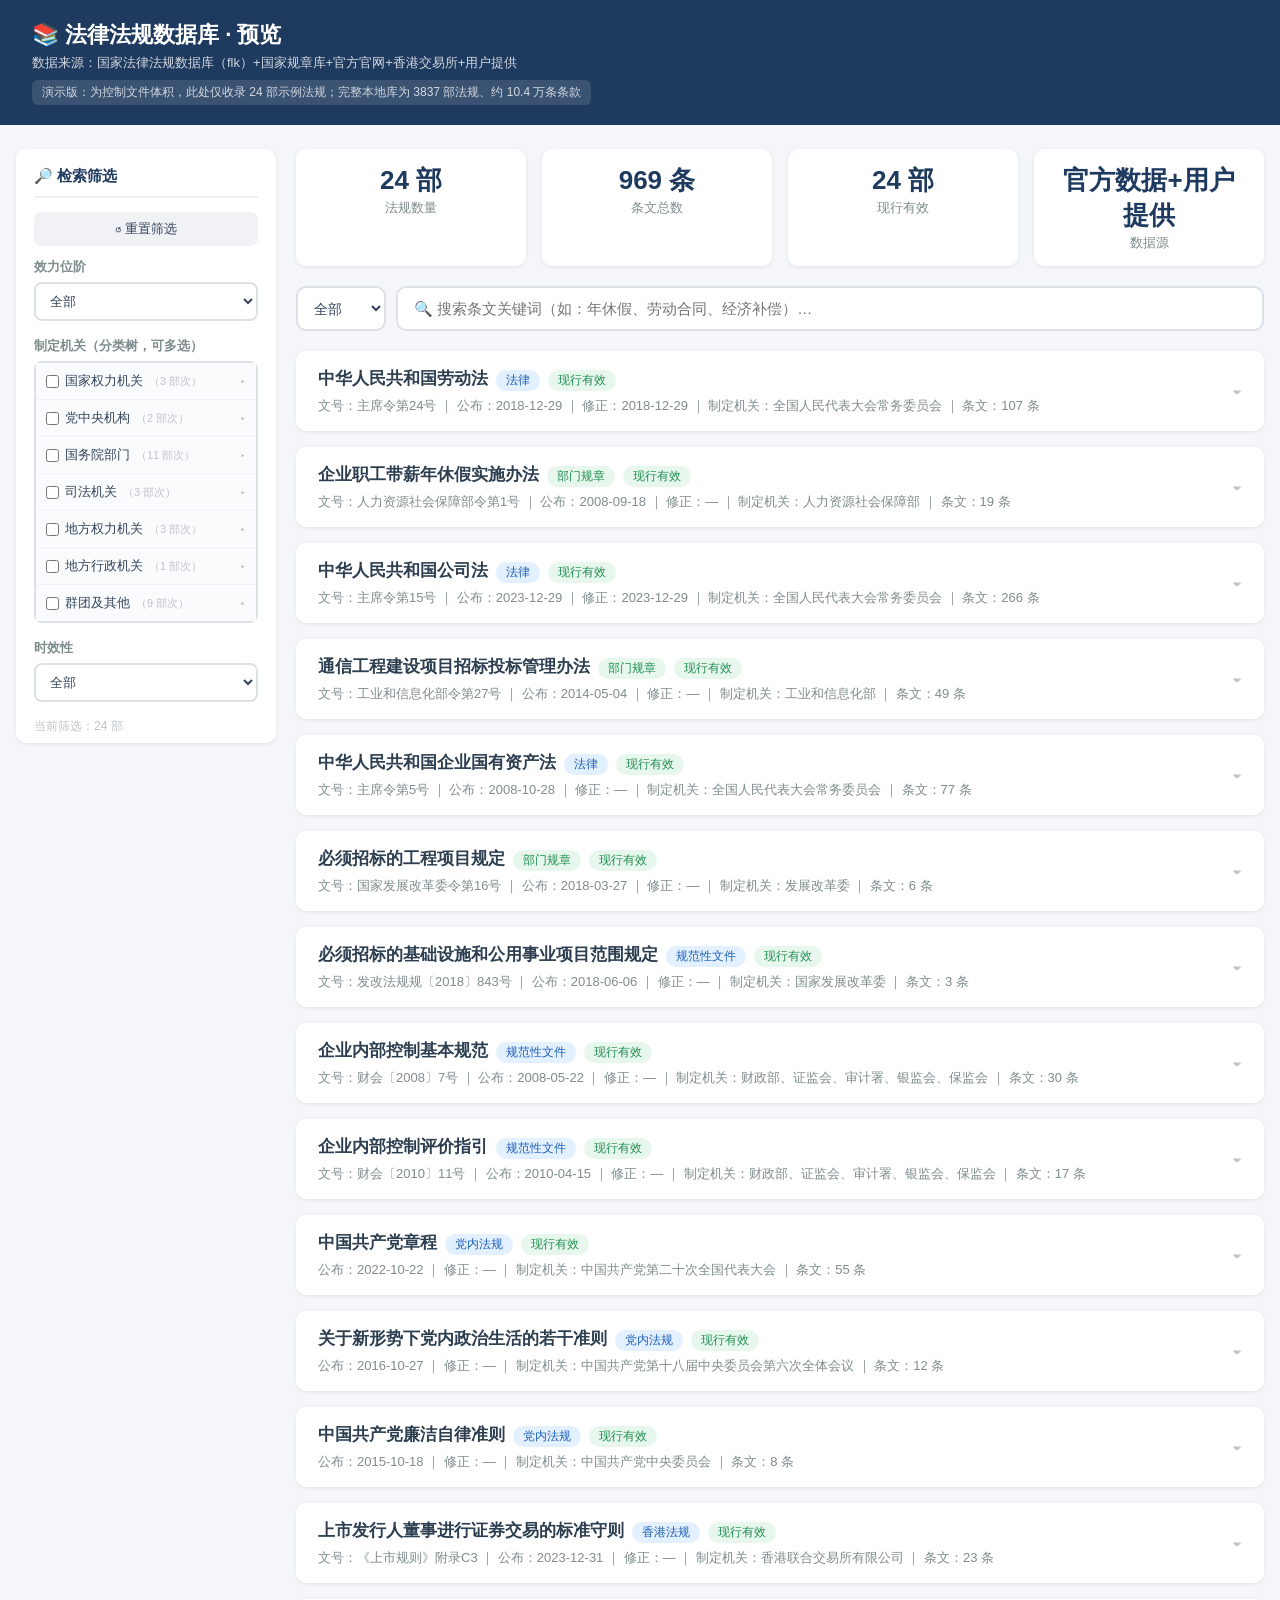
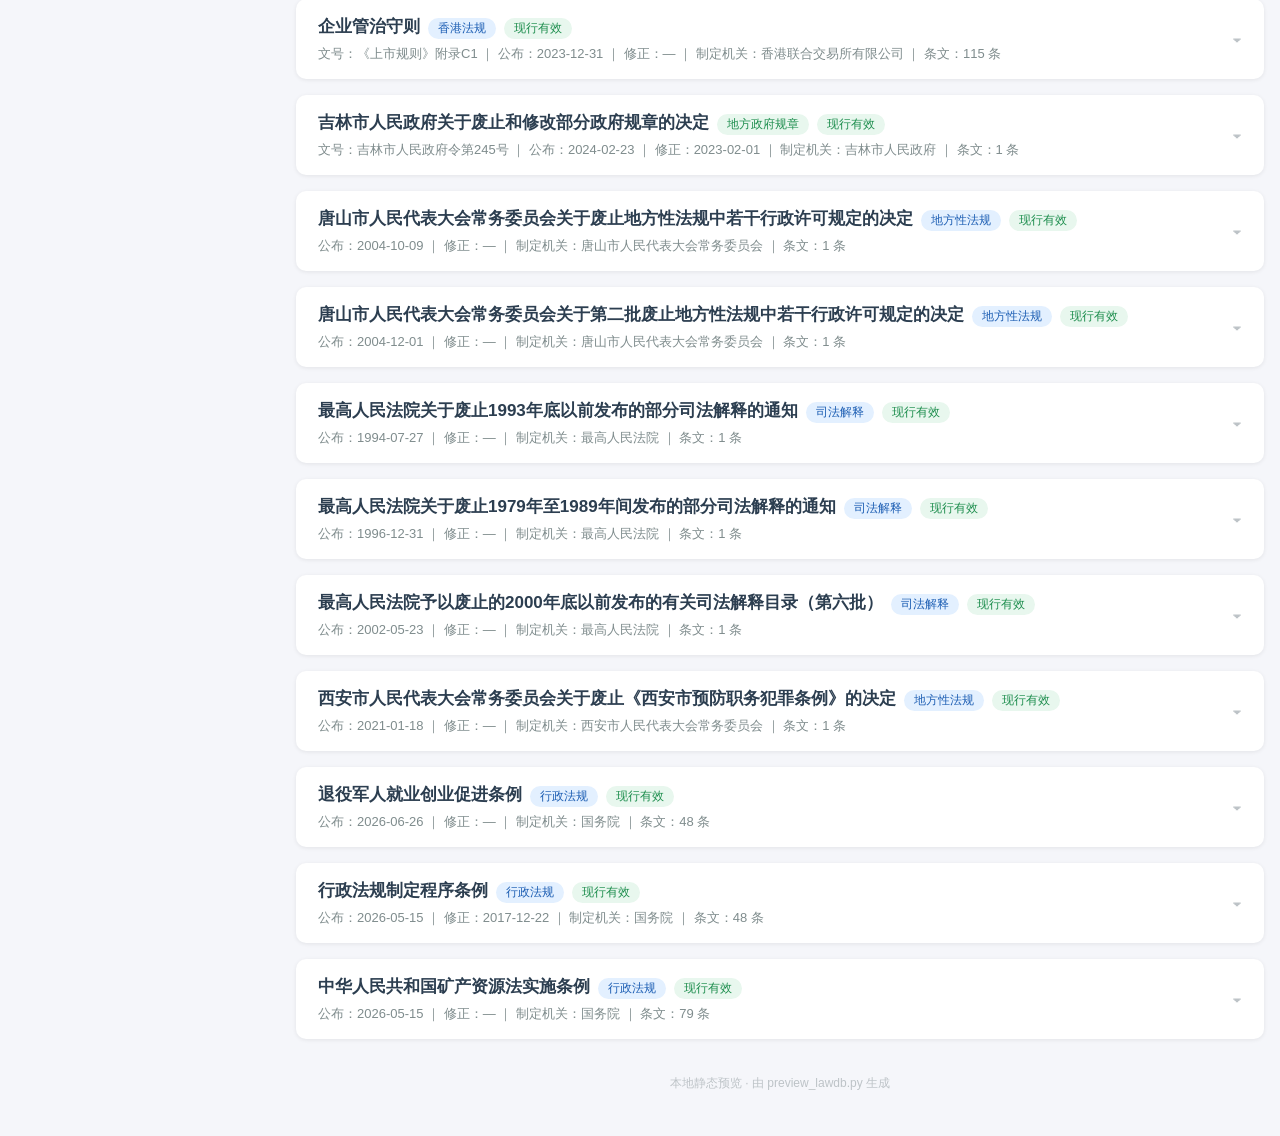
<file: policy-compliance-review/law-database-preview/index.html>
<!DOCTYPE html>
<html lang="zh-CN">
<head>
<meta charset="UTF-8">
<meta name="viewport" content="width=device-width, initial-scale=1.0">
<title>法律法规数据库 · 预览</title>
<style>
  * { margin:0; padding:0; box-sizing:border-box; }
  body { font-family:"PingFang SC","Microsoft YaHei",sans-serif; background:#f5f6fa; color:#2c3e50; }
  header { background:#1e3a5f; color:#fff; padding:20px 32px; }
  header h1 { font-size:22px; }
  header p { font-size:13px; opacity:.8; margin-top:4px; }
  .wrap { max-width:1320px; margin:0 auto; padding:24px 16px; display:flex; gap:20px; align-items:flex-start; }
  .main { flex:1; min-width:0; }
  .filters { width:260px; flex-shrink:0; background:#fff; border-radius:10px; box-shadow:0 1px 4px rgba(0,0,0,.08); padding:18px 18px 8px; position:sticky; top:16px; max-height:calc(100vh - 32px); overflow-y:auto; }
  .filters h3 { font-size:15px; color:#1e3a5f; margin-bottom:14px; padding-bottom:10px; border-bottom:2px solid #eef0f3; }
  .filters .fg { margin-bottom:16px; }
  .filters .fg label { display:block; font-size:13px; color:#7f8c8d; margin-bottom:6px; font-weight:600; }
  .filters select { width:100%; padding:9px 10px; font-size:13px; border:2px solid #dce1e8; border-radius:8px; outline:none; background:#fff; color:#33445a; cursor:pointer; }
  .filters select:focus { border-color:#1e3a5f; }
  .filters .reset { width:100%; margin-bottom:12px; padding:8px; font-size:13px; background:#f0f2f5; color:#33445a; border:none; border-radius:8px; cursor:pointer; }
  .filters .reset:hover { background:#e3e7ec; }
  .filters .fcount { font-size:12px; color:#bdc3c7; margin-top:4px; }
  /* 制定机关分类树 */
  .org-tree { border:2px solid #dce1e8; border-radius:8px; background:#fff; }
  .og-group { border-bottom:1px solid #f0f2f5; }
  .og-group:last-child { border-bottom:none; }
  .og-head { display:flex; align-items:center; gap:6px; padding:9px 10px; cursor:pointer; user-select:none; font-size:13px; color:#33445a; background:#fafbfc; }
  .og-head:hover { background:#f0f4f9; }
  .og-head .arrow { margin-left:auto; font-size:11px; color:#bdc3c7; transition:transform .15s; }
  .og-group.open .og-head .arrow { transform:rotate(90deg); }
  .og-head .ogcnt { font-size:11px; color:#bdc3c7; }
  .og-body { display:none; padding:2px 6px 8px 26px; }
  .og-group.open .og-body { display:block; }
  .og-body label { display:flex; align-items:center; gap:5px; padding:3px 4px; font-size:12px; color:#44566c; cursor:pointer; border-radius:4px; }
  .og-body label:hover { background:#f5f8fc; }
  .og-body label input { margin:0; cursor:pointer; }
  .og-body .ocnt { margin-left:auto; font-size:11px; color:#bdc3c7; }
  .org-tree input[type=checkbox] { accent-color:#1e3a5f; }
  @media (max-width:900px){ .wrap{ flex-direction:column; } .filters{ width:100%; position:static; } }
  .stats { display:flex; gap:16px; margin-bottom:20px; flex-wrap:wrap; }
  .stat { background:#fff; border-radius:10px; padding:14px 22px; box-shadow:0 1px 4px rgba(0,0,0,.08); flex:1; min-width:140px; text-align:center; }
  .stat b { display:block; font-size:26px; color:#1e3a5f; }
  .stat span { font-size:13px; color:#7f8c8d; }
  .searchbar { margin-bottom:20px; }
  .search-row { display:flex; gap:10px; }
  .search-row select { padding:0 12px; font-size:14px; border:2px solid #dce1e8; border-radius:10px; outline:none; background:#fff; color:#33445a; cursor:pointer; }
  .search-row select:focus { border-color:#1e3a5f; }
  .searchbar input { flex:1; padding:12px 16px; font-size:15px; border:2px solid #dce1e8; border-radius:10px; outline:none; }
  .searchbar input:focus { border-color:#1e3a5f; }
  .law-card { background:#fff; border-radius:10px; box-shadow:0 1px 4px rgba(0,0,0,.08); margin-bottom:16px; overflow:hidden; }
  .law-head { display:flex; justify-content:space-between; align-items:center; padding:16px 22px; cursor:pointer; }
  .law-head:hover { background:#f8fafc; }
  .law-title { font-size:17px; font-weight:600; }
  .badge { display:inline-block; padding:2px 10px; border-radius:20px; font-size:12px; margin-left:8px; }
  .b-law { background:#e3f0ff; color:#1e5fb4; }
  .b-reg { background:#e8f7ee; color:#1e8e4e; }
  .b-valid { background:#e8f7ee; color:#1e8e4e; }
  .b-amended { background:#fff3e0; color:#c77700; }
  .law-meta { font-size:13px; color:#7f8c8d; margin-top:6px; }
  .law-body { padding:0 22px 18px; border-top:1px solid #f0f2f5; display:none; }
  .law-body.open { display:block; }
  .chapter { margin-top:14px; }
  .chapter h3 { font-size:14px; color:#1e3a5f; border-left:4px solid #1e3a5f; padding-left:8px; margin-bottom:8px; scroll-margin-top:12px; }
  .preamble { background:#f0f6ff; border:1px solid #d6e4f5; border-radius:6px; padding:10px 14px; font-size:13px; color:#33445a; line-height:1.9; margin-top:14px; }
  .toc { margin-top:12px; padding:10px 14px; background:#fafbfc; border:1px solid #eef0f3; border-radius:6px; }
  .toc b { color:#1e3a5f; margin-right:10px; font-size:13px; }
  .toc a { display:inline-block; color:#1e5fb4; font-size:13px; margin:2px 10px 2px 0; text-decoration:none; }
  .toc a:hover { text-decoration:underline; }
  .article { padding:8px 12px; background:#fafbfc; border-radius:6px; margin-bottom:6px; font-size:14px; line-height:1.7; }
  .article b.no { color:#1e3a5f; margin-right:6px; }
  mark { background:#ffe58f; padding:0 2px; border-radius:2px; }
  .diff-old { background:#fff1f0; color:#a8071a; padding:6px 10px; border-radius:6px; font-size:13px; margin:4px 0; }
  .diff-new { background:#f6ffed; color:#237804; padding:6px 10px; border-radius:6px; font-size:13px; margin:4px 0; }
  .diff-title { font-size:13px; color:#7f8c8d; margin:10px 0 4px; }
  .empty { text-align:center; color:#bdc3c7; padding:40px; }
  footer { text-align:center; color:#bdc3c7; font-size:12px; padding:20px; }
</style>
</head>
<body>
<header>
  <h1>📚 法律法规数据库 · 预览</h1>
  <p>数据来源：国家法律法规数据库（flk）+国家规章库+官方官网+香港交易所+用户提供</p>
  <p style="margin-top:8px;font-size:12px;background:rgba(255,255,255,.16);display:inline-block;padding:4px 10px;border-radius:6px">演示版：为控制文件体积，此处仅收录 24 部示例法规；完整本地库为 3837 部法规、约 10.4 万条条款</p>
</header>
<div class="wrap">
  <aside class="filters">
    <h3>🔎 检索筛选</h3>
    <button class="reset" onclick="resetFilters()">↺ 重置筛选</button>
    <div class="fg">
      <label>效力位阶</label>
      <select id="fLevel"><option value="">全部</option></select>
    </div>
    <div class="fg">
      <label>制定机关（分类树，可多选）</label>
      <div class="org-tree" id="orgTree"></div>
    </div>
    <div class="fg">
      <label>时效性</label>
      <select id="fStatus"><option value="">全部</option></select>
    </div>
    <div class="fcount" id="fcount"></div>
  </aside>
  <div class="main">
  <div class="stats" id="stats"></div>
  <div class="searchbar">
    <div class="search-row">
      <select id="mode">
        <option value="all">全部</option>
        <option value="title">按标题</option>
        <option value="content">按正文</option>
      </select>
      <input id="q" type="text" placeholder="🔍 搜索条文关键词（如：年休假、劳动合同、经济补偿）…" autocomplete="off" autocorrect="off" autocapitalize="off" spellcheck="false">
    </div>
  </div>
  <div id="laws"></div>
  <footer>本地静态预览 · 由 preview_lawdb.py 生成</footer>
  </div>
</div>
<script>
const LAWS = [{"id":1,"name":"中华人民共和国劳动法","doc_no":"主席令第24号","level":"法律","issuing_org":"全国人民代表大会常务委员会","publish_date":"2018-12-29","amend_date":"2018-12-29","status":"现行有效","bbbs":"ff8080816f135f46016f20f16ee11737","source":"国家法律法规数据库","official_url":"https://flkoss.obs-bj2.cucloud.cn/prod/20181229/c17f15b134944e3687e89d1c16a1d156.docx","effective_date":"2018-12-29","preamble":"（1994年7月5日第八届全国人民代表大会常务委员会第八次会议通过根据2009年8月27日第十一届全国人民代表大会常务委员会第十次会议《关于修改部分法律的决定》第一次修正根据2018年12月29日第十三届全国人民代表大会常务委员会第七次会议《关于修改〈中华人民共和国劳动法〉等七部法律的决定》第二次修正）","chapters":[{"name":"总则","articles":[{"article_no":1,"chapter_no":1,"chapter_name":"总则","content":"为了保护劳动者的合法权益，调整劳动关系，建立和维护适应社会主义市场经济的劳动制度，促进经济发展和社会进步，根据宪法，制定本法。"},{"article_no":2,"chapter_no":1,"chapter_name":"总则","content":"在中华人民共和国境内的企业、个体经济组织（以下统称用人单位）和与之形成劳动关系的劳动者，适用本法。\n国家机关、事业组织、社会团体和与之建立劳动合同关系的劳动者，依照本法执行。"},{"article_no":3,"chapter_no":1,"chapter_name":"总则","content":"劳动者享有平等就业和选择职业的权利、取得劳动报酬的权利、休息休假的权利、获得劳动安全卫生保护的权利、接受职业技能培训的权利、享受社会保险和福利的权利、提请劳动争议处理的权利以及法律规定的其他劳动权利。\n劳动者应当完成劳动任务，提高职业技能，执行劳动安全卫生规程，遵守劳动纪律和职业道德。"},{"article_no":4,"chapter_no":1,"chapter_name":"总则","content":"用人单位应当依法建立和完善规章制度，保障劳动者享有劳动权利和履行劳动义务。"},{"article_no":5,"chapter_no":1,"chapter_name":"总则","content":"国家采取各种措施，促进劳动就业，发展职业教育，制定劳动标准，调节社会收入，完善社会保险，协调劳动关系，逐步提高劳动者的生活水平。"},{"article_no":6,"chapter_no":1,"chapter_name":"总则","content":"国家提倡劳动者参加社会义务劳动，开展劳动竞赛和合理化建议活动，鼓励和保护劳动者进行科学研究、技术革新和发明创造，表彰和奖励劳动模范和先进工作者。"},{"article_no":7,"chapter_no":1,"chapter_name":"总则","content":"劳动者有权依法参加和组织工会。\n工会代表和维护劳动者的合法权益，依法独立自主地开展活动。"},{"article_no":8,"chapter_no":1,"chapter_name":"总则","content":"劳动者依照法律规定，通过职工大会、职工代表大会或者其他形式，参与民主管理或者就保护劳动者合法权益与用人单位进行平等协商。"},{"article_no":9,"chapter_no":1,"chapter_name":"总则","content":"国务院劳动行政部门主管全国劳动工作。\n县级以上地方人民政府劳动行政部门主管本行政区域内的劳动工作。"}]},{"name":"促进就业","articles":[{"article_no":10,"chapter_no":2,"chapter_name":"促进就业","content":"国家通过促进经济和社会发展，创造就业条件，扩大就业机会。\n国家鼓励企业、事业组织、社会团体在法律、行政法规规定的范围内兴办产业或者拓展经营，增加就业。\n国家支持劳动者自愿组织起来就业和从事个体经营实现就业。"},{"article_no":11,"chapter_no":2,"chapter_name":"促进就业","content":"地方各级人民政府应当采取措施，发展多种类型的职业介绍机构，提供就业服务。"},{"article_no":12,"chapter_no":2,"chapter_name":"促进就业","content":"劳动者就业，不因民族、种族、性别、宗教信仰不同而受歧视。"},{"article_no":13,"chapter_no":2,"chapter_name":"促进就业","content":"妇女享有与男子平等的就业权利。在录用职工时，除国家规定的不适合妇女的工种或者岗位外，不得以性别为由拒绝录用妇女或者提高对妇女的录用标准。"},{"article_no":14,"chapter_no":2,"chapter_name":"促进就业","content":"残疾人、少数民族人员、退出现役的军人的就业，法律、法规有特别规定的，从其规定。"},{"article_no":15,"chapter_no":2,"chapter_name":"促进就业","content":"禁止用人单位招用未满十六周岁的未成年人。\n文艺、体育和特种工艺单位招用未满十六周岁的未成年人，必须遵守国家有关规定，并保障其接受义务教育的权利。"}]},{"name":"劳动合同和集体合同","articles":[{"article_no":16,"chapter_no":3,"chapter_name":"劳动合同和集体合同","content":"劳动合同是劳动者与用人单位确立劳动关系、明确双方权利和义务的协议。\n建立劳动关系应当订立劳动合同。"},{"article_no":17,"chapter_no":3,"chapter_name":"劳动合同和集体合同","content":"订立和变更劳动合同，应当遵循平等自愿、协商一致的原则，不得违反法律、行政法规的规定。\n劳动合同依法订立即具有法律约束力，当事人必须履行劳动合同规定的义务。"},{"article_no":18,"chapter_no":3,"chapter_name":"劳动合同和集体合同","content":"下列劳动合同无效：\n（一）违反法律、行政法规的劳动合同；\n（二）采取欺诈、威胁等手段订立的劳动合同。\n无效的劳动合同，从订立的时候起，就没有法律约束力。确认劳动合同部分无效的，如果不影响其余部分的效力，其余部分仍然有效。\n劳动合同的无效，由劳动争议仲裁委员会或者人民法院确认。"},{"article_no":19,"chapter_no":3,"chapter_name":"劳动合同和集体合同","content":"劳动合同应当以书面形式订立，并具备以下条款：\n（一）劳动合同期限；\n（二）工作内容；\n（三）劳动保护和劳动条件；\n（四）劳动报酬；\n（五）劳动纪律；\n（六）劳动合同终止的条件；\n（七）违反劳动合同的责任。\n劳动合同除前款规定的必备条款外，当事人可以协商约定其他内容。"},{"article_no":20,"chapter_no":3,"chapter_name":"劳动合同和集体合同","content":"劳动合同的期限分为有固定期限、无固定期限和以完成一定的工作为期限。\n劳动者在同一用人单位连续工作满十年以上，当事人双方同意续延劳动合同的，如果劳动者提出订立无固定期限的劳动合同，应当订立无固定期限的劳动合同。"},{"article_no":21,"chapter_no":3,"chapter_name":"劳动合同和集体合同","content":"劳动合同可以约定试用期。试用期最长不得超过六个月。"},{"article_no":22,"chapter_no":3,"chapter_name":"劳动合同和集体合同","content":"劳动合同当事人可以在劳动合同中约定保守用人单位商业秘密的有关事项。"},{"article_no":23,"chapter_no":3,"chapter_name":"劳动合同和集体合同","content":"劳动合同期满或者当事人约定的劳动合同终止条件出现，劳动合同即行终止。"},{"article_no":24,"chapter_no":3,"chapter_name":"劳动合同和集体合同","content":"经劳动合同当事人协商一致，劳动合同可以解除。"},{"article_no":25,"chapter_no":3,"chapter_name":"劳动合同和集体合同","content":"劳动者有下列情形之一的，用人单位可以解除劳动合同：\n（一）在试用期间被证明不符合录用条件的；\n（二）严重违反劳动纪律或者用人单位规章制度的；\n（三）严重失职，营私舞弊，对用人单位利益造成重大损害的；\n（四）被依法追究刑事责任的。"},{"article_no":26,"chapter_no":3,"chapter_name":"劳动合同和集体合同","content":"有下列情形之一的，用人单位可以解除劳动合同，但是应当提前三十日以书面形式通知劳动者本人：\n（一）劳动者患病或者非因工负伤，医疗期满后，不能从事原工作也不能从事由用人单位另行安排的工作的；\n（二）劳动者不能胜任工作，经过培训或者调整工作岗位，仍不能胜任工作的；\n（三）劳动合同订立时所依据的客观情况发生重大变化，致使原劳动合同无法履行，经当事人协商不能就变更劳动合同达成协议的。"},{"article_no":27,"chapter_no":3,"chapter_name":"劳动合同和集体合同","content":"用人单位濒临破产进行法定整顿期间或者生产经营状况发生严重困难，确需裁减人员的，应当提前三十日向工会或者全体职工说明情况，听取工会或者职工的意见，经向劳动行政部门报告后，可以裁减人员。\n用人单位依据本条规定裁减人员，在六个月内录用人员的，应当优先录用被裁减的人员。"},{"article_no":28,"chapter_no":3,"chapter_name":"劳动合同和集体合同","content":"用人单位依据本法第二十四条、第二十六条、第二十七条的规定解除劳动合同的，应当依照国家有关规定给予经济补偿。"},{"article_no":29,"chapter_no":3,"chapter_name":"劳动合同和集体合同","content":"劳动者有下列情形之一的，用人单位不得依据本法第二十六条、第二十七条的规定解除劳动合同：\n（一）患职业病或者因工负伤并被确认丧失或者部分丧失劳动能力的；\n（二）患病或者负伤，在规定的医疗期内的；\n（三）女职工在孕期、产期、哺乳期内的；\n（四）法律、行政法规规定的其他情形。"},{"article_no":30,"chapter_no":3,"chapter_name":"劳动合同和集体合同","content":"用人单位解除劳动合同，工会认为不适当的，有权提出意见。如果用人单位违反法律、法规或者劳动合同，工会有权要求重新处理；劳动者申请仲裁或者提起诉讼的，工会应当依法给予支持和帮助。"},{"article_no":31,"chapter_no":3,"chapter_name":"劳动合同和集体合同","content":"劳动者解除劳动合同，应当提前三十日以书面形式通知用人单位。"},{"article_no":32,"chapter_no":3,"chapter_name":"劳动合同和集体合同","content":"有下列情形之一的，劳动者可以随时通知用人单位解除劳动合同：\n（一）在试用期内的；\n（二）用人单位以暴力、威胁或者非法限制人身自由的手段强迫劳动的；\n（三）用人单位未按照劳动合同约定支付劳动报酬或者提供劳动条件的。"},{"article_no":33,"chapter_no":3,"chapter_name":"劳动合同和集体合同","content":"企业职工一方与企业可以就劳动报酬、工作时间、休息休假、劳动安全卫生、保险福利等事项，签订集体合同。集体合同草案应当提交职工代表大会或者全体职工讨论通过。\n集体合同由工会代表职工与企业签订；没有建立工会的企业，由职工推举的代表与企业签订。"},{"article_no":34,"chapter_no":3,"chapter_name":"劳动合同和集体合同","content":"集体合同签订后应当报送劳动行政部门；劳动行政部门自收到集体合同文本之日起十五日内未提出异议的，集体合同即行生效。"},{"article_no":35,"chapter_no":3,"chapter_name":"劳动合同和集体合同","content":"依法签订的集体合同对企业和企业全体职工具有约束力。职工个人与企业订立的劳动合同中劳动条件和劳动报酬等标准不得低于集体合同的规定。"}]},{"name":"工作时间和休息休假","articles":[{"article_no":36,"chapter_no":4,"chapter_name":"工作时间和休息休假","content":"国家实行劳动者每日工作时间不超过八小时、平均每周工作时间不超过四十四小时的工时制度。"},{"article_no":37,"chapter_no":4,"chapter_name":"工作时间和休息休假","content":"对实行计件工作的劳动者，用人单位应当根据本法第三十六条规定的工时制度合理确定其劳动定额和计件报酬标准。"},{"article_no":38,"chapter_no":4,"chapter_name":"工作时间和休息休假","content":"用人单位应当保证劳动者每周至少休息一日。"},{"article_no":39,"chapter_no":4,"chapter_name":"工作时间和休息休假","content":"企业因生产特点不能实行本法第三十六条、第三十八条规定的，经劳动行政部门批准，可以实行其他工作和休息办法。"},{"article_no":40,"chapter_no":4,"chapter_name":"工作时间和休息休假","content":"用人单位在下列节日期间应当依法安排劳动者休假：\n（一）元旦；\n（二）春节；\n（三）国际劳动节；\n（四）国庆节；\n（五）法律、法规规定的其他休假节日。"},{"article_no":41,"chapter_no":4,"chapter_name":"工作时间和休息休假","content":"用人单位由于生产经营需要，经与工会和劳动者协商后可以延长工作时间，一般每日不得超过一小时；因特殊原因需要延长工作时间的，在保障劳动者身体健康的条件下延长工作时间每日不得超过三小时，但是每月不得超过三十六小时。"},{"article_no":42,"chapter_no":4,"chapter_name":"工作时间和休息休假","content":"有下列情形之一的，延长工作时间不受本法第四十一条规定的限制：\n（一）发生自然灾害、事故或者因其他原因，威胁劳动者生命健康和财产安全，需要紧急处理的；\n（二）生产设备、交通运输线路、公共设施发生故障，影响生产和公众利益，必须及时抢修的；\n（三）法律、行政法规规定的其他情形。"},{"article_no":43,"chapter_no":4,"chapter_name":"工作时间和休息休假","content":"用人单位不得违反本法规定延长劳动者的工作时间。"},{"article_no":44,"chapter_no":4,"chapter_name":"工作时间和休息休假","content":"有下列情形之一的，用人单位应当按照下列标准支付高于劳动者正常工作时间工资的工资报酬：\n（一）安排劳动者延长工作时间的，支付不低于工资的百分之一百五十的工资报酬；\n（二）休息日安排劳动者工作又不能安排补休的，支付不低于工资的百分之二百的工资报酬；\n（三）法定休假日安排劳动者工作的，支付不低于工资的百分之三百的工资报酬。"},{"article_no":45,"chapter_no":4,"chapter_name":"工作时间和休息休假","content":"国家实行带薪年休假制度。\n劳动者连续工作一年以上的，享受带薪年休假。具体办法由国务院规定。"}]},{"name":"工资","articles":[{"article_no":46,"chapter_no":5,"chapter_name":"工资","content":"工资分配应当遵循按劳分配原则，实行同工同酬。\n工资水平在经济发展的基础上逐步提高。国家对工资总量实行宏观调控。"},{"article_no":47,"chapter_no":5,"chapter_name":"工资","content":"用人单位根据本单位的生产经营特点和经济效益，依法自主确定本单位的工资分配方式和工资水平。"},{"article_no":48,"chapter_no":5,"chapter_name":"工资","content":"国家实行最低工资保障制度。最低工资的具体标准由省、自治区、直辖市人民政府规定，报国务院备案。\n用人单位支付劳动者的工资不得低于当地最低工资标准。"},{"article_no":49,"chapter_no":5,"chapter_name":"工资","content":"确定和调整最低工资标准应当综合参考下列因素：\n（一）劳动者本人及平均赡养人口的最低生活费用；\n（二）社会平均工资水平；\n（三）劳动生产率；\n（四）就业状况；\n（五）地区之间经济发展水平的差异。"},{"article_no":50,"chapter_no":5,"chapter_name":"工资","content":"工资应当以货币形式按月支付给劳动者本人。不得克扣或者无故拖欠劳动者的工资。"},{"article_no":51,"chapter_no":5,"chapter_name":"工资","content":"劳动者在法定休假日和婚丧假期间以及依法参加社会活动期间，用人单位应当依法支付工资。"}]},{"name":"劳动安全卫生","articles":[{"article_no":52,"chapter_no":6,"chapter_name":"劳动安全卫生","content":"用人单位必须建立、健全劳动安全卫生制度，严格执行国家劳动安全卫生规程和标准，对劳动者进行劳动安全卫生教育，防止劳动过程中的事故，减少职业危害。"},{"article_no":53,"chapter_no":6,"chapter_name":"劳动安全卫生","content":"劳动安全卫生设施必须符合国家规定的标准。\n新建、改建、扩建工程的劳动安全卫生设施必须与主体工程同时设计、同时施工、同时投入生产和使用。"},{"article_no":54,"chapter_no":6,"chapter_name":"劳动安全卫生","content":"用人单位必须为劳动者提供符合国家规定的劳动安全卫生条件和必要的劳动防护用品，对从事有职业危害作业的劳动者应当定期进行健康检查。"},{"article_no":55,"chapter_no":6,"chapter_name":"劳动安全卫生","content":"从事特种作业的劳动者必须经过专门培训并取得特种作业资格。"},{"article_no":56,"chapter_no":6,"chapter_name":"劳动安全卫生","content":"劳动者在劳动过程中必须严格遵守安全操作规程。\n劳动者对用人单位管理人员违章指挥、强令冒险作业，有权拒绝执行；对危害生命安全和身体健康的行为，有权提出批评、检举和控告。"},{"article_no":57,"chapter_no":6,"chapter_name":"劳动安全卫生","content":"国家建立伤亡事故和职业病统计报告和处理制度。县级以上各级人民政府劳动行政部门、有关部门和用人单位应当依法对劳动者在劳动过程中发生的伤亡事故和劳动者的职业病状况，进行统计、报告和处理。"}]},{"name":"女职工和未成年工特殊保护","articles":[{"article_no":58,"chapter_no":7,"chapter_name":"女职工和未成年工特殊保护","content":"国家对女职工和未成年工实行特殊劳动保护。\n未成年工是指年满十六周岁未满十八周岁的劳动者。"},{"article_no":59,"chapter_no":7,"chapter_name":"女职工和未成年工特殊保护","content":"禁止安排女职工从事矿山井下、国家规定的第四级体力劳动强度的劳动和其他禁忌从事的劳动。"},{"article_no":60,"chapter_no":7,"chapter_name":"女职工和未成年工特殊保护","content":"不得安排女职工在经期从事高处、低温、冷水作业和国家规定的第三级体力劳动强度的劳动。"},{"article_no":61,"chapter_no":7,"chapter_name":"女职工和未成年工特殊保护","content":"不得安排女职工在怀孕期间从事国家规定的第三级体力劳动强度的劳动和孕期禁忌从事的劳动。对怀孕七个月以上的女职工，不得安排其延长工作时间和夜班劳动。"},{"article_no":62,"chapter_no":7,"chapter_name":"女职工和未成年工特殊保护","content":"女职工生育享受不少于九十天的产假。"},{"article_no":63,"chapter_no":7,"chapter_name":"女职工和未成年工特殊保护","content":"不得安排女职工在哺乳未满一周岁的婴儿期间从事国家规定的第三级体力劳动强度的劳动和哺乳期禁忌从事的其他劳动，不得安排其延长工作时间和夜班劳动。"},{"article_no":64,"chapter_no":7,"chapter_name":"女职工和未成年工特殊保护","content":"不得安排未成年工从事矿山井下、有毒有害、国家规定的第四级体力劳动强度的劳动和其他禁忌从事的劳动。"},{"article_no":65,"chapter_no":7,"chapter_name":"女职工和未成年工特殊保护","content":"用人单位应当对未成年工定期进行健康检查。"}]},{"name":"职业培训","articles":[{"article_no":66,"chapter_no":8,"chapter_name":"职业培训","content":"国家通过各种途径，采取各种措施，发展职业培训事业，开发劳动者的职业技能，提高劳动者素质，增强劳动者的就业能力和工作能力。"},{"article_no":67,"chapter_no":8,"chapter_name":"职业培训","content":"各级人民政府应当把发展职业培训纳入社会经济发展的规划，鼓励和支持有条件的企业、事业组织、社会团体和个人进行各种形式的职业培训。"},{"article_no":68,"chapter_no":8,"chapter_name":"职业培训","content":"用人单位应当建立职业培训制度，按照国家规定提取和使用职业培训经费，根据本单位实际，有计划地对劳动者进行职业培训。\n从事技术工种的劳动者，上岗前必须经过培训。"},{"article_no":69,"chapter_no":8,"chapter_name":"职业培训","content":"国家确定职业分类，对规定的职业制定职业技能标准，实行职业资格证书制度，由经备案的考核鉴定机构负责对劳动者实施职业技能考核鉴定。"}]},{"name":"社会保险和福利","articles":[{"article_no":70,"chapter_no":9,"chapter_name":"社会保险和福利","content":"国家发展社会保险事业，建立社会保险制度，设立社会保险基金，使劳动者在年老、患病、工伤、失业、生育等情况下获得帮助和补偿。"},{"article_no":71,"chapter_no":9,"chapter_name":"社会保险和福利","content":"社会保险水平应当与社会经济发展水平和社会承受能力相适应。"},{"article_no":72,"chapter_no":9,"chapter_name":"社会保险和福利","content":"社会保险基金按照保险类型确定资金来源，逐步实行社会统筹。用人单位和劳动者必须依法参加社会保险，缴纳社会保险费。"},{"article_no":73,"chapter_no":9,"chapter_name":"社会保险和福利","content":"劳动者在下列情形下，依法享受社会保险待遇：\n（一）退休；\n（二）患病、负伤；\n（三）因工伤残或者患职业病；\n（四）失业；\n（五）生育。\n劳动者死亡后，其遗属依法享受遗属津贴。\n劳动者享受社会保险待遇的条件和标准由法律、法规规定。\n劳动者享受的社会保险金必须按时足额支付。"},{"article_no":74,"chapter_no":9,"chapter_name":"社会保险和福利","content":"社会保险基金经办机构依照法律规定收支、管理和运营社会保险基金，并负有使社会保险基金保值增值的责任。\n社会保险基金监督机构依照法律规定，对社会保险基金的收支、管理和运营实施监督。\n社会保险基金经办机构和社会保险基金监督机构的设立和职能由法律规定。\n任何组织和个人不得挪用社会保险基金。"},{"article_no":75,"chapter_no":9,"chapter_name":"社会保险和福利","content":"国家鼓励用人单位根据本单位实际情况为劳动者建立补充保险。\n国家提倡劳动者个人进行储蓄性保险。"},{"article_no":76,"chapter_no":9,"chapter_name":"社会保险和福利","content":"国家发展社会福利事业，兴建公共福利设施，为劳动者休息、休养和疗养提供条件。\n用人单位应当创造条件，改善集体福利，提高劳动者的福利待遇。"}]},{"name":"劳动争议","articles":[{"article_no":77,"chapter_no":10,"chapter_name":"劳动争议","content":"用人单位与劳动者发生劳动争议，当事人可以依法申请调解、仲裁、提起诉讼，也可以协商解决。\n调解原则适用于仲裁和诉讼程序。"},{"article_no":78,"chapter_no":10,"chapter_name":"劳动争议","content":"解决劳动争议，应当根据合法、公正、及时处理的原则，依法维护劳动争议当事人的合法权益。"},{"article_no":79,"chapter_no":10,"chapter_name":"劳动争议","content":"劳动争议发生后，当事人可以向本单位劳动争议调解委员会申请调解；调解不成，当事人一方要求仲裁的，可以向劳动争议仲裁委员会申请仲裁。当事人一方也可以直接向劳动争议仲裁委员会申请仲裁。对仲裁裁决不服的，可以向人民法院提起诉讼。"},{"article_no":80,"chapter_no":10,"chapter_name":"劳动争议","content":"在用人单位内，可以设立劳动争议调解委员会。劳动争议调解委员会由职工代表、用人单位代表和工会代表组成。劳动争议调解委员会主任由工会代表担任。\n劳动争议经调解达成协议的，当事人应当履行。"},{"article_no":81,"chapter_no":10,"chapter_name":"劳动争议","content":"劳动争议仲裁委员会由劳动行政部门代表、同级工会代表、用人单位方面的代表组成。劳动争议仲裁委员会主任由劳动行政部门代表担任。"},{"article_no":82,"chapter_no":10,"chapter_name":"劳动争议","content":"提出仲裁要求的一方应当自劳动争议发生之日起六十日内向劳动争议仲裁委员会提出书面申请。仲裁裁决一般应在收到仲裁申请的六十日内作出。对仲裁裁决无异议的，当事人必须履行。"},{"article_no":83,"chapter_no":10,"chapter_name":"劳动争议","content":"劳动争议当事人对仲裁裁决不服的，可以自收到仲裁裁决书之日起十五日内向人民法院提起诉讼。一方当事人在法定期限内不起诉又不履行仲裁裁决的，另一方当事人可以申请人民法院强制执行。"},{"article_no":84,"chapter_no":10,"chapter_name":"劳动争议","content":"因签订集体合同发生争议，当事人协商解决不成的，当地人民政府劳动行政部门可以组织有关各方协调处理。\n因履行集体合同发生争议，当事人协商解决不成的，可以向劳动争议仲裁委员会申请仲裁；对仲裁裁决不服的，可以自收到仲裁裁决书之日起十五日内向人民法院提起诉讼。"}]},{"name":"监督检查","articles":[{"article_no":85,"chapter_no":11,"chapter_name":"监督检查","content":"县级以上各级人民政府劳动行政部门依法对用人单位遵守劳动法律、法规的情况进行监督检查，对违反劳动法律、法规的行为有权制止，并责令改正。"},{"article_no":86,"chapter_no":11,"chapter_name":"监督检查","content":"县级以上各级人民政府劳动行政部门监督检查人员执行公务，有权进入用人单位了解执行劳动法律、法规的情况，查阅必要的资料，并对劳动场所进行检查。\n县级以上各级人民政府劳动行政部门监督检查人员执行公务，必须出示证件，秉公执法并遵守有关规定。"},{"article_no":87,"chapter_no":11,"chapter_name":"监督检查","content":"县级以上各级人民政府有关部门在各自职责范围内，对用人单位遵守劳动法律、法规的情况进行监督。"},{"article_no":88,"chapter_no":11,"chapter_name":"监督检查","content":"各级工会依法维护劳动者的合法权益，对用人单位遵守劳动法律、法规的情况进行监督。\n任何组织和个人对于违反劳动法律、法规的行为有权检举和控告。"}]},{"name":"法律责任","articles":[{"article_no":89,"chapter_no":12,"chapter_name":"法律责任","content":"用人单位制定的劳动规章制度违反法律、法规规定的，由劳动行政部门给予警告，责令改正；对劳动者造成损害的，应当承担赔偿责任。"},{"article_no":90,"chapter_no":12,"chapter_name":"法律责任","content":"用人单位违反本法规定，延长劳动者工作时间的，由劳动行政部门给予警告，责令改正，并可以处以罚款。"},{"article_no":91,"chapter_no":12,"chapter_name":"法律责任","content":"用人单位有下列侵害劳动者合法权益情形之一的，由劳动行政部门责令支付劳动者的工资报酬、经济补偿，并可以责令支付赔偿金：\n（一）克扣或者无故拖欠劳动者工资的；\n（二）拒不支付劳动者延长工作时间工资报酬的；\n（三）低于当地最低工资标准支付劳动者工资的；\n（四）解除劳动合同后，未依照本法规定给予劳动者经济补偿的。"},{"article_no":92,"chapter_no":12,"chapter_name":"法律责任","content":"用人单位的劳动安全设施和劳动卫生条件不符合国家规定或者未向劳动者提供必要的劳动防护用品和劳动保护设施的，由劳动行政部门或者有关部门责令改正，可以处以罚款；情节严重的，提请县级以上人民政府决定责令停产整顿；对事故隐患不采取措施，致使发生重大事故，造成劳动者生命和财产损失的，对责任人员依照刑法有关规定追究刑事责任。"},{"article_no":93,"chapter_no":12,"chapter_name":"法律责任","content":"用人单位强令劳动者违章冒险作业，发生重大伤亡事故，造成严重后果的，对责任人员依法追究刑事责任。"},{"article_no":94,"chapter_no":12,"chapter_name":"法律责任","content":"用人单位非法招用未满十六周岁的未成年人的，由劳动行政部门责令改正，处以罚款；情节严重的，由市场监督管理部门吊销营业执照。"},{"article_no":95,"chapter_no":12,"chapter_name":"法律责任","content":"用人单位违反本法对女职工和未成年工的保护规定，侵害其合法权益的，由劳动行政部门责令改正，处以罚款；对女职工或者未成年工造成损害的，应当承担赔偿责任。"},{"article_no":96,"chapter_no":12,"chapter_name":"法律责任","content":"用人单位有下列行为之一，由公安机关对责任人员处以十五日以下拘留、罚款或者警告；构成犯罪的，对责任人员依法追究刑事责任：\n（一）以暴力、威胁或者非法限制人身自由的手段强迫劳动的；\n（二）侮辱、体罚、殴打、非法搜查和拘禁劳动者的。"},{"article_no":97,"chapter_no":12,"chapter_name":"法律责任","content":"由于用人单位的原因订立的无效合同，对劳动者造成损害的，应当承担赔偿责任。"},{"article_no":98,"chapter_no":12,"chapter_name":"法律责任","content":"用人单位违反本法规定的条件解除劳动合同或者故意拖延不订立劳动合同的，由劳动行政部门责令改正；对劳动者造成损害的，应当承担赔偿责任。"},{"article_no":99,"chapter_no":12,"chapter_name":"法律责任","content":"用人单位招用尚未解除劳动合同的劳动者，对原用人单位造成经济损失的，该用人单位应当依法承担连带赔偿责任。"},{"article_no":100,"chapter_no":12,"chapter_name":"法律责任","content":"用人单位无故不缴纳社会保险费的，由劳动行政部门责令其限期缴纳；逾期不缴的，可以加收滞纳金。"},{"article_no":101,"chapter_no":12,"chapter_name":"法律责任","content":"用人单位无理阻挠劳动行政部门、有关部门及其工作人员行使监督检查权，打击报复举报人员的，由劳动行政部门或者有关部门处以罚款；构成犯罪的，对责任人员依法追究刑事责任。"},{"article_no":102,"chapter_no":12,"chapter_name":"法律责任","content":"劳动者违反本法规定的条件解除劳动合同或者违反劳动合同中约定的保密事项，对用人单位造成经济损失的，应当依法承担赔偿责任。"},{"article_no":103,"chapter_no":12,"chapter_name":"法律责任","content":"劳动行政部门或者有关部门的工作人员滥用职权、玩忽职守、徇私舞弊，构成犯罪的，依法追究刑事责任；不构成犯罪的，给予行政处分。"},{"article_no":104,"chapter_no":12,"chapter_name":"法律责任","content":"国家工作人员和社会保险基金经办机构的工作人员挪用社会保险基金，构成犯罪的，依法追究刑事责任。"},{"article_no":105,"chapter_no":12,"chapter_name":"法律责任","content":"违反本法规定侵害劳动者合法权益，其他法律、行政法规已规定处罚的，依照该法律、行政法规的规定处罚。"}]},{"name":"附则","articles":[{"article_no":106,"chapter_no":13,"chapter_name":"附则","content":"省、自治区、直辖市人民政府根据本法和本地区的实际情况，规定劳动合同制度的实施步骤，报国务院备案。"},{"article_no":107,"chapter_no":13,"chapter_name":"附则","content":"本法自1995年1月1日起施行。"}]}]},{"id":3,"name":"企业职工带薪年休假实施办法","doc_no":"人力资源社会保障部令第1号","level":"部门规章","issuing_org":"人力资源社会保障部","publish_date":"2008-09-18","amend_date":null,"status":"现行有效","bbbs":null,"source":"国家规章库","official_url":"http://www.gov.cn/zhengce/2022-08/31/content_5711300.htm","effective_date":null,"preamble":"（2008年9月18日人力资源社会保障部令第1号公布 自公布之日起施行）","chapters":[{"name":"全文","articles":[{"article_no":1,"chapter_no":0,"chapter_name":"","content":"为了实施《职工带薪年休假条例》（以下简称条例），制定本实施办法。"},{"article_no":2,"chapter_no":0,"chapter_name":"","content":"中华人民共和国境内的企业、民办非企业单位、有雇工的个体工商户等单位（以下称用人单位）和与其建立劳动关系的职工，适用本办法。"},{"article_no":3,"chapter_no":0,"chapter_name":"","content":"职工连续工作满12个月以上的，享受带薪年休假（以下简称年休假）。"},{"article_no":4,"chapter_no":0,"chapter_name":"","content":"年休假天数根据职工累计工作时间确定。职工在同一或者不同用人单位工作期间，以及依照法律、行政法规或者国务院规定视同工作期间，应当计为累计工作时间。"},{"article_no":5,"chapter_no":0,"chapter_name":"","content":"职工新进用人单位且符合本办法第三条规定的，当年度年休假天数，按照在本单位剩余日历天数折算确定，折算后不足1整天的部分不享受年休假。\n前款规定的折算方法为：（当年度在本单位剩余日历天数÷365天）×职工本人全年应当享受的年休假天数。"},{"article_no":6,"chapter_no":0,"chapter_name":"","content":"职工依法享受的探亲假、婚丧假、产假等国家规定的假期以及因工伤停工留薪期间不计入年休假假期。"},{"article_no":7,"chapter_no":0,"chapter_name":"","content":"职工享受寒暑假天数多于其年休假天数的，不享受当年的年休假。确因工作需要,职工享受的寒暑假天数少于其年休假天数的，用人单位应当安排补足年休假天数。"},{"article_no":8,"chapter_no":0,"chapter_name":"","content":"职工已享受当年的年休假，年度内又出现条例第四条第 （二）、（三）、（四）、（五）项规定情形之一的，不享受下一年度的年休假。"},{"article_no":9,"chapter_no":0,"chapter_name":"","content":"用人单位根据生产、工作的具体情况，并考虑职工本人意愿，统筹安排年休假。用人单位确因工作需要不能安排职工年休假或者跨1个年度安排年休假的，应征得职工本人同意。"},{"article_no":10,"chapter_no":0,"chapter_name":"","content":"用人单位经职工同意不安排年休假或者安排职工年休假天数少于应休年休假天数，应当在本年度内对职工应休未休年休假天数，按照其日工资收入的300%支付未休年休假工资报酬，其中包含用人单位支付职工正常工作期间的工资收入。\n用人单位安排职工休年休假，但是职工因本人原因且书面提出不休年休假的，用人单位可以只支付其正常工作期间的工资收入。"},{"article_no":11,"chapter_no":0,"chapter_name":"","content":"计算未休年休假工资报酬的日工资收入按照职工本人的月工资除以月计薪天数  （21.75天）进行折算。\n前款所称月工资是指职工在用人单位支付其未休年休假工资报酬前12个月剔除加班工资后的月平均工资。在本用人单位工作时间不满12个月的，按实际月份计算月平均工资。\n职工在年休假期间享受与正常工作期间相同的工资收入。实行计件工资、提成工资或者其他绩效工资制的职工，日工资收入的计发办法按照本条第一款、第二款的规定执行。"},{"article_no":12,"chapter_no":0,"chapter_name":"","content":"用人单位与职工解除或者终止劳动合同时，当年度未安排职工休满应休年休假天数的，应当按照职工当年已工作时间折算应休未休年休假天数并支付未休年休假工资报酬，但折算后不足1整天的部分不支付未休年休假工资报酬。\n前款规定的折算方法为：（当年度在本单位已过日历天数÷365天）×职工本人全年应当享受的年休假天数-当年度已安排年休假天数。\n用人单位当年已安排职工年休假的，多于折算应休年休假的天数不再扣回。"},{"article_no":13,"chapter_no":0,"chapter_name":"","content":"劳动合同、集体合同约定的或者用人单位规章制度规定的年休假天数、未休年休假工资报酬高于法定标准的，用人单位应当按照有关约定或者规定执行。"},{"article_no":14,"chapter_no":0,"chapter_name":"","content":"劳务派遣单位的职工符合本办法第三条规定条件的，享受年休假。\n被派遣职工在劳动合同期限内无工作期间由劳务派遣单位依法支付劳动报酬的天数多于其全年应当享受的年休假天数的，不享受当年的年休假；少于其全年应当享受的年休假天数的，劳务派遣单位、用工单位应当协商安排补足被派遣职工年休假天数。"},{"article_no":15,"chapter_no":0,"chapter_name":"","content":"县级以上地方人民政府劳动行政部门应当依法监督检查用人单位执行条例及本办法的情况。\n用人单位不安排职工休年休假又不依照条例及本办法规定支付未休年休假工资报酬的，由县级以上地方人民政府劳动行政部门依据职权责令限期改正；对逾期不改正的，除责令该用人单位支付未休年休假工资报酬外，用人单位还应当按照未休年休假工资报酬的数额向职工加付赔偿金；对拒不执行支付未休年休假工资报酬、赔偿金行政处理决定的，由劳动行政部门申请人民法院强制执行。"},{"article_no":16,"chapter_no":0,"chapter_name":"","content":"职工与用人单位因年休假发生劳动争议的，依照劳动争议处理的规定处理。"},{"article_no":17,"chapter_no":0,"chapter_name":"","content":"除法律、行政法规或者国务院另有规定外，机关、事业单位、社会团体和与其建立劳动关系的职工，依照本办法执行。\n船员的年休假按《中华人民共和国船员条例》执行。"},{"article_no":18,"chapter_no":0,"chapter_name":"","content":"本办法中的 “年度”是指公历年度。"},{"article_no":19,"chapter_no":0,"chapter_name":"","content":"本办法自发布之日起施行。"}]}]},{"id":7,"name":"中华人民共和国公司法","doc_no":"主席令第15号","level":"法律","issuing_org":"全国人民代表大会常务委员会","publish_date":"2023-12-29","amend_date":"2023-12-29","status":"现行有效","bbbs":"ff8081818c9108eb018cb6922f750c07","source":"国家法律法规数据库","official_url":"https://flk.npc.gov.cn/detail2.html?bbbs=ff8081818c9108eb018cb6922f750c07","effective_date":"2024-07-01","preamble":"（1993年12月29日第八届全国人民代表大会常务委员会第五次会议通过根据1999年12月25日第九届全国人民代表大会常务委员会第十三次会议《关于修改〈中华人民共和国公司法〉的决定》第一次修正根据2004年8月28日第十届全国人民代表大会常务委员会第十一次会议《关于修改〈中华人民共和国公司法〉的决定》第二次修正2005年10月27日第十届全国人民代表大会常务委员会第十八次会议第一次修订根据2013年12月28日第十二届全国人民代表大会常务委员会第六次会议《关于修改〈中华人民共和国海洋环境保护法〉等七部法律的决定》第三次修正根据2018年10月26日第十三届全国人民代表大会常务委员会第六次会议《关于修改〈中华人民共和国公司法〉的决定》第四次修正2023年12月29日第十四届全国人民代表大会常务委员会第七次会议第二次修订）","chapters":[{"name":"总则","articles":[{"article_no":1,"chapter_no":1,"chapter_name":"总则","content":"为了规范公司的组织和行为，保护公司、股东、职工和债权人的合法权益，完善中国特色现代企业制度，弘扬企业家精神，维护社会经济秩序，促进社会主义市场经济的发展，根据宪法，制定本法。"},{"article_no":2,"chapter_no":1,"chapter_name":"总则","content":"本法所称公司，是指依照本法在中华人民共和国境内设立的有限责任公司和股份有限公司。"},{"article_no":3,"chapter_no":1,"chapter_name":"总则","content":"公司是企业法人，有独立的法人财产，享有法人财产权。公司以其全部财产对公司的债务承担责任。\n公司的合法权益受法律保护，不受侵犯。"},{"article_no":4,"chapter_no":1,"chapter_name":"总则","content":"有限责任公司的股东以其认缴的出资额为限对公司承担责任；股份有限公司的股东以其认购的股份为限对公司承担责任。\n公司股东对公司依法享有资产收益、参与重大决策和选择管理者等权利。"},{"article_no":5,"chapter_no":1,"chapter_name":"总则","content":"设立公司应当依法制定公司章程。公司章程对公司、股东、董事、监事、高级管理人员具有约束力。"},{"article_no":6,"chapter_no":1,"chapter_name":"总则","content":"公司应当有自己的名称。公司名称应当符合国家有关规定。\n公司的名称权受法律保护。"},{"article_no":7,"chapter_no":1,"chapter_name":"总则","content":"依照本法设立的有限责任公司，应当在公司名称中标明有限责任公司或者有限公司字样。\n依照本法设立的股份有限公司，应当在公司名称中标明股份有限公司或者股份公司字样。"},{"article_no":8,"chapter_no":1,"chapter_name":"总则","content":"公司以其主要办事机构所在地为住所。"},{"article_no":9,"chapter_no":1,"chapter_name":"总则","content":"公司的经营范围由公司章程规定。公司可以修改公司章程，变更经营范围。\n公司的经营范围中属于法律、行政法规规定须经批准的项目，应当依法经过批准。"},{"article_no":10,"chapter_no":1,"chapter_name":"总则","content":"公司的法定代表人按照公司章程的规定，由代表公司执行公司事务的董事或者经理担任。\n担任法定代表人的董事或者经理辞任的，视为同时辞去法定代表人。\n法定代表人辞任的，公司应当在法定代表人辞任之日起三十日内确定新的法定代表人。"},{"article_no":11,"chapter_no":1,"chapter_name":"总则","content":"法定代表人以公司名义从事的民事活动，其法律后果由公司承受。\n公司章程或者股东会对法定代表人职权的限制，不得对抗善意相对人。\n法定代表人因执行职务造成他人损害的，由公司承担民事责任。公司承担民事责任后，依照法律或者公司章程的规定，可以向有过错的法定代表人追偿。"},{"article_no":12,"chapter_no":1,"chapter_name":"总则","content":"有限责任公司变更为股份有限公司，应当符合本法规定的股份有限公司的条件。股份有限公司变更为有限责任公司，应当符合本法规定的有限责任公司的条件。\n有限责任公司变更为股份有限公司的，或者股份有限公司变更为有限责任公司的，公司变更前的债权、债务由变更后的公司承继。"},{"article_no":13,"chapter_no":1,"chapter_name":"总则","content":"公司可以设立子公司。子公司具有法人资格，依法独立承担民事责任。\n公司可以设立分公司。分公司不具有法人资格，其民事责任由公司承担。"},{"article_no":14,"chapter_no":1,"chapter_name":"总则","content":"公司可以向其他企业投资。\n法律规定公司不得成为对所投资企业的债务承担连带责任的出资人的，从其规定。"},{"article_no":15,"chapter_no":1,"chapter_name":"总则","content":"公司向其他企业投资或者为他人提供担保，按照公司章程的规定，由董事会或者股东会决议；公司章程对投资或者担保的总额及单项投资或者担保的数额有限额规定的，不得超过规定的限额。\n公司为公司股东或者实际控制人提供担保的，应当经股东会决议。\n前款规定的股东或者受前款规定的实际控制人支配的股东，不得参加前款规定事项的表决。该项表决由出席会议的其他股东所持表决权的过半数通过。"},{"article_no":16,"chapter_no":1,"chapter_name":"总则","content":"公司应当保护职工的合法权益，依法与职工签订劳动合同，参加社会保险，加强劳动保护，实现安全生产。\n公司应当采用多种形式，加强公司职工的职业教育和岗位培训，提高职工素质。"},{"article_no":17,"chapter_no":1,"chapter_name":"总则","content":"公司职工依照《中华人民共和国工会法》组织工会，开展工会活动，维护职工合法权益。公司应当为本公司工会提供必要的活动条件。公司工会代表职工就职工的劳动报酬、工作时间、休息休假、劳动安全卫生和保险福利等事项依法与公司签订集体合同。\n公司依照宪法和有关法律的规定，建立健全以职工代表大会为基本形式的民主管理制度，通过职工代表大会或者其他形式，实行民主管理。\n公司研究决定改制、解散、申请破产以及经营方面的重大问题、制定重要的规章制度时，应当听取公司工会的意见，并通过职工代表大会或者其他形式听取职工的意见和建议。"},{"article_no":18,"chapter_no":1,"chapter_name":"总则","content":"在公司中，根据中国共产党章程的规定，设立中国共产党的组织，开展党的活动。公司应当为党组织的活动提供必要条件。"},{"article_no":19,"chapter_no":1,"chapter_name":"总则","content":"公司从事经营活动，应当遵守法律法规，遵守社会公德、商业道德，诚实守信，接受政府和社会公众的监督。"},{"article_no":20,"chapter_no":1,"chapter_name":"总则","content":"公司从事经营活动，应当充分考虑公司职工、消费者等利益相关者的利益以及生态环境保护等社会公共利益，承担社会责任。\n国家鼓励公司参与社会公益活动，公布社会责任报告。"},{"article_no":21,"chapter_no":1,"chapter_name":"总则","content":"公司股东应当遵守法律、行政法规和公司章程，依法行使股东权利，不得滥用股东权利损害公司或者其他股东的利益。\n公司股东滥用股东权利给公司或者其他股东造成损失的，应当承担赔偿责任。"},{"article_no":22,"chapter_no":1,"chapter_name":"总则","content":"公司的控股股东、实际控制人、董事、监事、高级管理人员不得利用关联关系损害公司利益。\n违反前款规定，给公司造成损失的，应当承担赔偿责任。"},{"article_no":23,"chapter_no":1,"chapter_name":"总则","content":"公司股东滥用公司法人独立地位和股东有限责任，逃避债务，严重损害公司债权人利益的，应当对公司债务承担连带责任。\n股东利用其控制的两个以上公司实施前款规定行为的，各公司应当对任一公司的债务承担连带责任。\n只有一个股东的公司，股东不能证明公司财产独立于股东自己的财产的，应当对公司债务承担连带责任。"},{"article_no":24,"chapter_no":1,"chapter_name":"总则","content":"公司股东会、董事会、监事会召开会议和表决可以采用电子通信方式，公司章程另有规定的除外。"},{"article_no":25,"chapter_no":1,"chapter_name":"总则","content":"公司股东会、董事会的决议内容违反法律、行政法规的无效。"},{"article_no":26,"chapter_no":1,"chapter_name":"总则","content":"公司股东会、董事会的会议召集程序、表决方式违反法律、行政法规或者公司章程，或者决议内容违反公司章程的，股东自决议作出之日起六十日内，可以请求人民法院撤销。但是，股东会、董事会的会议召集程序或者表决方式仅有轻微瑕疵，对决议未产生实质影响的除外。\n未被通知参加股东会会议的股东自知道或者应当知道股东会决议作出之日起六十日内，可以请求人民法院撤销；自决议作出之日起一年内没有行使撤销权的，撤销权消灭。"},{"article_no":27,"chapter_no":1,"chapter_name":"总则","content":"有下列情形之一的，公司股东会、董事会的决议不成立：\n（一）未召开股东会、董事会会议作出决议；\n（二）股东会、董事会会议未对决议事项进行表决；\n（三）出席会议的人数或者所持表决权数未达到本法或者公司章程规定的人数或者所持表决权数；\n（四）同意决议事项的人数或者所持表决权数未达到本法或者公司章程规定的人数或者所持表决权数。"},{"article_no":28,"chapter_no":1,"chapter_name":"总则","content":"公司股东会、董事会决议被人民法院宣告无效、撤销或者确认不成立的，公司应当向公司登记机关申请撤销根据该决议已办理的登记。\n股东会、董事会决议被人民法院宣告无效、撤销或者确认不成立的，公司根据该决议与善意相对人形成的民事法律关系不受影响。"}]},{"name":"公司登记","articles":[{"article_no":29,"chapter_no":2,"chapter_name":"公司登记","content":"设立公司，应当依法向公司登记机关申请设立登记。\n法律、行政法规规定设立公司必须报经批准的，应当在公司登记前依法办理批准手续。"},{"article_no":30,"chapter_no":2,"chapter_name":"公司登记","content":"申请设立公司，应当提交设立登记申请书、公司章程等文件，提交的相关材料应当真实、合法和有效。\n申请材料不齐全或者不符合法定形式的，公司登记机关应当一次性告知需要补正的材料。"},{"article_no":31,"chapter_no":2,"chapter_name":"公司登记","content":"申请设立公司，符合本法规定的设立条件的，由公司登记机关分别登记为有限责任公司或者股份有限公司；不符合本法规定的设立条件的，不得登记为有限责任公司或者股份有限公司。"},{"article_no":32,"chapter_no":2,"chapter_name":"公司登记","content":"公司登记事项包括：\n（一）名称；\n（二）住所；\n（三）注册资本；\n（四）经营范围；\n（五）法定代表人的姓名；\n（六）有限责任公司股东、股份有限公司发起人的姓名或者名称。\n公司登记机关应当将前款规定的公司登记事项通过国家企业信用信息公示系统向社会公示。"},{"article_no":33,"chapter_no":2,"chapter_name":"公司登记","content":"依法设立的公司，由公司登记机关发给公司营业执照。公司营业执照签发日期为公司成立日期。\n公司营业执照应当载明公司的名称、住所、注册资本、经营范围、法定代表人姓名等事项。\n公司登记机关可以发给电子营业执照。电子营业执照与纸质营业执照具有同等法律效力。"},{"article_no":34,"chapter_no":2,"chapter_name":"公司登记","content":"公司登记事项发生变更的，应当依法办理变更登记。\n公司登记事项未经登记或者未经变更登记，不得对抗善意相对人。"},{"article_no":35,"chapter_no":2,"chapter_name":"公司登记","content":"公司申请变更登记，应当向公司登记机关提交公司法定代表人签署的变更登记申请书、依法作出的变更决议或者决定等文件。\n公司变更登记事项涉及修改公司章程的，应当提交修改后的公司章程。\n公司变更法定代表人的，变更登记申请书由变更后的法定代表人签署。"},{"article_no":36,"chapter_no":2,"chapter_name":"公司登记","content":"公司营业执照记载的事项发生变更的，公司办理变更登记后，由公司登记机关换发营业执照。"},{"article_no":37,"chapter_no":2,"chapter_name":"公司登记","content":"公司因解散、被宣告破产或者其他法定事由需要终止的，应当依法向公司登记机关申请注销登记，由公司登记机关公告公司终止。"},{"article_no":38,"chapter_no":2,"chapter_name":"公司登记","content":"公司设立分公司，应当向公司登记机关申请登记，领取营业执照。"},{"article_no":39,"chapter_no":2,"chapter_name":"公司登记","content":"虚报注册资本、提交虚假材料或者采取其他欺诈手段隐瞒重要事实取得公司设立登记的，公司登记机关应当依照法律、行政法规的规定予以撤销。"},{"article_no":40,"chapter_no":2,"chapter_name":"公司登记","content":"公司应当按照规定通过国家企业信用信息公示系统公示下列事项：\n（一）有限责任公司股东认缴和实缴的出资额、出资方式和出资日期，股份有限公司发起人认购的股份数；\n（二）有限责任公司股东、股份有限公司发起人的股权、股份变更信息；\n（三）行政许可取得、变更、注销等信息；\n（四）法律、行政法规规定的其他信息。\n公司应当确保前款公示信息真实、准确、完整。"},{"article_no":41,"chapter_no":2,"chapter_name":"公司登记","content":"公司登记机关应当优化公司登记办理流程，提高公司登记效率，加强信息化建设，推行网上办理等便捷方式，提升公司登记便利化水平。\n国务院市场监督管理部门根据本法和有关法律、行政法规的规定，制定公司登记注册的具体办法。"}]},{"name":"有限责任公司的设立和组织机构","articles":[{"article_no":42,"chapter_no":3,"chapter_name":"有限责任公司的设立和组织机构","content":"有限责任公司由一个以上五十个以下股东出资设立。"},{"article_no":43,"chapter_no":3,"chapter_name":"有限责任公司的设立和组织机构","content":"有限责任公司设立时的股东可以签订设立协议，明确各自在公司设立过程中的权利和义务。"},{"article_no":44,"chapter_no":3,"chapter_name":"有限责任公司的设立和组织机构","content":"有限责任公司设立时的股东为设立公司从事的民事活动，其法律后果由公司承受。\n公司未成立的，其法律后果由公司设立时的股东承受；设立时的股东为二人以上的，享有连带债权，承担连带债务。\n设立时的股东为设立公司以自己的名义从事民事活动产生的民事责任，第三人有权选择请求公司或者公司设立时的股东承担。\n设立时的股东因履行公司设立职责造成他人损害的，公司或者无过错的股东承担赔偿责任后，可以向有过错的股东追偿。"},{"article_no":45,"chapter_no":3,"chapter_name":"有限责任公司的设立和组织机构","content":"设立有限责任公司，应当由股东共同制定公司章程。"},{"article_no":46,"chapter_no":3,"chapter_name":"有限责任公司的设立和组织机构","content":"有限责任公司章程应当载明下列事项：\n（一）公司名称和住所；\n（二）公司经营范围；\n（三）公司注册资本；\n（四）股东的姓名或者名称；\n（五）股东的出资额、出资方式和出资日期；\n（六）公司的机构及其产生办法、职权、议事规则；\n（七）公司法定代表人的产生、变更办法；\n（八）股东会认为需要规定的其他事项。\n股东应当在公司章程上签名或者盖章。"},{"article_no":47,"chapter_no":3,"chapter_name":"有限责任公司的设立和组织机构","content":"有限责任公司的注册资本为在公司登记机关登记的全体股东认缴的出资额。全体股东认缴的出资额由股东按照公司章程的规定自公司成立之日起五年内缴足。\n法律、行政法规以及国务院决定对有限责任公司注册资本实缴、注册资本最低限额、股东出资期限另有规定的，从其规定。"},{"article_no":48,"chapter_no":3,"chapter_name":"有限责任公司的设立和组织机构","content":"股东可以用货币出资，也可以用实物、知识产权、土地使用权、股权、债权等可以用货币估价并可以依法转让的非货币财产作价出资；但是，法律、行政法规规定不得作为出资的财产除外。\n对作为出资的非货币财产应当评估作价，核实财产，不得高估或者低估作价。法律、行政法规对评估作价有规定的，从其规定。"},{"article_no":49,"chapter_no":3,"chapter_name":"有限责任公司的设立和组织机构","content":"股东应当按期足额缴纳公司章程规定的各自所认缴的出资额。\n股东以货币出资的，应当将货币出资足额存入有限责任公司在银行开设的账户；以非货币财产出资的，应当依法办理其财产权的转移手续。\n股东未按期足额缴纳出资的，除应当向公司足额缴纳外，还应当对给公司造成的损失承担赔偿责任。"},{"article_no":50,"chapter_no":3,"chapter_name":"有限责任公司的设立和组织机构","content":"有限责任公司设立时，股东未按照公司章程规定实际缴纳出资，或者实际出资的非货币财产的实际价额显著低于所认缴的出资额的，设立时的其他股东与该股东在出资不足的范围内承担连带责任。"},{"article_no":51,"chapter_no":3,"chapter_name":"有限责任公司的设立和组织机构","content":"有限责任公司成立后，董事会应当对股东的出资情况进行核查，发现股东未按期足额缴纳公司章程规定的出资的，应当由公司向该股东发出书面催缴书，催缴出资。\n未及时履行前款规定的义务，给公司造成损失的，负有责任的董事应当承担赔偿责任。"},{"article_no":52,"chapter_no":3,"chapter_name":"有限责任公司的设立和组织机构","content":"股东未按照公司章程规定的出资日期缴纳出资，公司依照前条第一款规定发出书面催缴书催缴出资的，可以载明缴纳出资的宽限期；宽限期自公司发出催缴书之日起，不得少于六十日。宽限期届满，股东仍未履行出资义务的，公司经董事会决议可以向该股东发出失权通知，通知应当以书面形式发出。自通知发出之日起，该股东丧失其未缴纳出资的股权。\n依照前款规定丧失的股权应当依法转让，或者相应减少注册资本并注销该股权；六个月内未转让或者注销的，由公司其他股东按照其出资比例足额缴纳相应出资。\n股东对失权有异议的，应当自接到失权通知之日起三十日内，向人民法院提起诉讼。"},{"article_no":53,"chapter_no":3,"chapter_name":"有限责任公司的设立和组织机构","content":"公司成立后，股东不得抽逃出资。\n违反前款规定的，股东应当返还抽逃的出资；给公司造成损失的，负有责任的董事、监事、高级管理人员应当与该股东承担连带赔偿责任。"},{"article_no":54,"chapter_no":3,"chapter_name":"有限责任公司的设立和组织机构","content":"公司不能清偿到期债务的，公司或者已到期债权的债权人有权要求已认缴出资但未届出资期限的股东提前缴纳出资。"},{"article_no":55,"chapter_no":3,"chapter_name":"有限责任公司的设立和组织机构","content":"有限责任公司成立后，应当向股东签发出资证明书，记载下列事项：\n（一）公司名称；\n（二）公司成立日期；\n（三）公司注册资本；\n（四）股东的姓名或者名称、认缴和实缴的出资额、出资方式和出资日期；\n（五）出资证明书的编号和核发日期。\n出资证明书由法定代表人签名，并由公司盖章。"},{"article_no":56,"chapter_no":3,"chapter_name":"有限责任公司的设立和组织机构","content":"有限责任公司应当置备股东名册，记载下列事项：\n（一）股东的姓名或者名称及住所；\n（二）股东认缴和实缴的出资额、出资方式和出资日期；\n（三）出资证明书编号；\n（四）取得和丧失股东资格的日期。\n记载于股东名册的股东，可以依股东名册主张行使股东权利。"},{"article_no":57,"chapter_no":3,"chapter_name":"有限责任公司的设立和组织机构","content":"股东有权查阅、复制公司章程、股东名册、股东会会议记录、董事会会议决议、监事会会议决议和财务会计报告。\n股东可以要求查阅公司会计账簿、会计凭证。股东要求查阅公司会计账簿、会计凭证的，应当向公司提出书面请求，说明目的。公司有合理根据认为股东查阅会计账簿、会计凭证有不正当目的，可能损害公司合法利益的，可以拒绝提供查阅，并应当自股东提出书面请求之日起十五日内书面答复股东并说明理由。公司拒绝提供查阅的，股东可以向人民法院提起诉讼。\n股东查阅前款规定的材料，可以委托会计师事务所、律师事务所等中介机构进行。\n股东及其委托的会计师事务所、律师事务所等中介机构查阅、复制有关材料，应当遵守有关保护国家秘密、商业秘密、个人隐私、个人信息等法律、行政法规的规定。\n股东要求查阅、复制公司全资子公司相关材料的，适用前四款的规定。\n第二节组织机构"},{"article_no":58,"chapter_no":3,"chapter_name":"有限责任公司的设立和组织机构","content":"有限责任公司股东会由全体股东组成。股东会是公司的权力机构，依照本法行使职权。"},{"article_no":59,"chapter_no":3,"chapter_name":"有限责任公司的设立和组织机构","content":"股东会行使下列职权：\n（一）选举和更换董事、监事，决定有关董事、监事的报酬事项；\n（二）审议批准董事会的报告；\n（三）审议批准监事会的报告；\n（四）审议批准公司的利润分配方案和弥补亏损方案；\n（五）对公司增加或者减少注册资本作出决议；\n（六）对发行公司债券作出决议；\n（七）对公司合并、分立、解散、清算或者变更公司形式作出决议；\n（八）修改公司章程；\n（九）公司章程规定的其他职权。\n股东会可以授权董事会对发行公司债券作出决议。\n对本条第一款所列事项股东以书面形式一致表示同意的，可以不召开股东会会议，直接作出决定，并由全体股东在决定文件上签名或者盖章。"},{"article_no":60,"chapter_no":3,"chapter_name":"有限责任公司的设立和组织机构","content":"只有一个股东的有限责任公司不设股东会。股东作出前条第一款所列事项的决定时，应当采用书面形式，并由股东签名或者盖章后置备于公司。"},{"article_no":61,"chapter_no":3,"chapter_name":"有限责任公司的设立和组织机构","content":"首次股东会会议由出资最多的股东召集和主持，依照本法规定行使职权。"},{"article_no":62,"chapter_no":3,"chapter_name":"有限责任公司的设立和组织机构","content":"股东会会议分为定期会议和临时会议。\n定期会议应当按照公司章程的规定按时召开。代表十分之一以上表决权的股东、三分之一以上的董事或者监事会提议召开临时会议的，应当召开临时会议。"},{"article_no":63,"chapter_no":3,"chapter_name":"有限责任公司的设立和组织机构","content":"股东会会议由董事会召集，董事长主持；董事长不能履行职务或者不履行职务的，由副董事长主持；副董事长不能履行职务或者不履行职务的，由过半数的董事共同推举一名董事主持。\n董事会不能履行或者不履行召集股东会会议职责的，由监事会召集和主持；监事会不召集和主持的，代表十分之一以上表决权的股东可以自行召集和主持。"},{"article_no":64,"chapter_no":3,"chapter_name":"有限责任公司的设立和组织机构","content":"召开股东会会议，应当于会议召开十五日前通知全体股东；但是，公司章程另有规定或者全体股东另有约定的除外。\n股东会应当对所议事项的决定作成会议记录，出席会议的股东应当在会议记录上签名或者盖章。"},{"article_no":65,"chapter_no":3,"chapter_name":"有限责任公司的设立和组织机构","content":"股东会会议由股东按照出资比例行使表决权；但是，公司章程另有规定的除外。"},{"article_no":66,"chapter_no":3,"chapter_name":"有限责任公司的设立和组织机构","content":"股东会的议事方式和表决程序，除本法有规定的外，由公司章程规定。\n股东会作出决议，应当经代表过半数表决权的股东通过。\n股东会作出修改公司章程、增加或者减少注册资本的决议，以及公司合并、分立、解散或者变更公司形式的决议，应当经代表三分之二以上表决权的股东通过。"},{"article_no":67,"chapter_no":3,"chapter_name":"有限责任公司的设立和组织机构","content":"有限责任公司设董事会，本法第七十五条另有规定的除外。\n董事会行使下列职权：\n（一）召集股东会会议，并向股东会报告工作；\n（二）执行股东会的决议；\n（三）决定公司的经营计划和投资方案；\n（四）制订公司的利润分配方案和弥补亏损方案；\n（五）制订公司增加或者减少注册资本以及发行公司债券的方案；\n（六）制订公司合并、分立、解散或者变更公司形式的方案；\n（七）决定公司内部管理机构的设置；\n（八）决定聘任或者解聘公司经理及其报酬事项，并根据经理的提名决定聘任或者解聘公司副经理、财务负责人及其报酬事项；\n（九）制定公司的基本管理制度；\n（十）公司章程规定或者股东会授予的其他职权。\n公司章程对董事会职权的限制不得对抗善意相对人。"},{"article_no":68,"chapter_no":3,"chapter_name":"有限责任公司的设立和组织机构","content":"有限责任公司董事会成员为三人以上，其成员中可以有公司职工代表。职工人数三百人以上的有限责任公司，除依法设监事会并有公司职工代表的外，其董事会成员中应当有公司职工代表。董事会中的职工代表由公司职工通过职工代表大会、职工大会或者其他形式民主选举产生。\n董事会设董事长一人，可以设副董事长。董事长、副董事长的产生办法由公司章程规定。"},{"article_no":69,"chapter_no":3,"chapter_name":"有限责任公司的设立和组织机构","content":"有限责任公司可以按照公司章程的规定在董事会中设置由董事组成的审计委员会，行使本法规定的监事会的职权，不设监事会或者监事。公司董事会成员中的职工代表可以成为审计委员会成员。"},{"article_no":70,"chapter_no":3,"chapter_name":"有限责任公司的设立和组织机构","content":"董事任期由公司章程规定，但每届任期不得超过三年。董事任期届满，连选可以连任。\n董事任期届满未及时改选，或者董事在任期内辞任导致董事会成员低于法定人数的，在改选出的董事就任前，原董事仍应当依照法律、行政法规和公司章程的规定，履行董事职务。\n董事辞任的，应当以书面形式通知公司，公司收到通知之日辞任生效，但存在前款规定情形的，董事应当继续履行职务。"},{"article_no":71,"chapter_no":3,"chapter_name":"有限责任公司的设立和组织机构","content":"股东会可以决议解任董事，决议作出之日解任生效。\n无正当理由，在任期届满前解任董事的，该董事可以要求公司予以赔偿。"},{"article_no":72,"chapter_no":3,"chapter_name":"有限责任公司的设立和组织机构","content":"董事会会议由董事长召集和主持；董事长不能履行职务或者不履行职务的，由副董事长召集和主持；副董事长不能履行职务或者不履行职务的，由过半数的董事共同推举一名董事召集和主持。"},{"article_no":73,"chapter_no":3,"chapter_name":"有限责任公司的设立和组织机构","content":"董事会的议事方式和表决程序，除本法有规定的外，由公司章程规定。\n董事会会议应当有过半数的董事出席方可举行。董事会作出决议，应当经全体董事的过半数通过。\n董事会决议的表决，应当一人一票。\n董事会应当对所议事项的决定作成会议记录，出席会议的董事应当在会议记录上签名。"},{"article_no":74,"chapter_no":3,"chapter_name":"有限责任公司的设立和组织机构","content":"有限责任公司可以设经理，由董事会决定聘任或者解聘。\n经理对董事会负责，根据公司章程的规定或者董事会的授权行使职权。经理列席董事会会议。"},{"article_no":75,"chapter_no":3,"chapter_name":"有限责任公司的设立和组织机构","content":"规模较小或者股东人数较少的有限责任公司，可以不设董事会，设一名董事，行使本法规定的董事会的职权。该董事可以兼任公司经理。"},{"article_no":76,"chapter_no":3,"chapter_name":"有限责任公司的设立和组织机构","content":"有限责任公司设监事会，本法第六十九条、第八十三条另有规定的除外。\n监事会成员为三人以上。监事会成员应当包括股东代表和适当比例的公司职工代表，其中职工代表的比例不得低于三分之一，具体比例由公司章程规定。监事会中的职工代表由公司职工通过职工代表大会、职工大会或者其他形式民主选举产生。\n监事会设主席一人，由全体监事过半数选举产生。监事会主席召集和主持监事会会议；监事会主席不能履行职务或者不履行职务的，由过半数的监事共同推举一名监事召集和主持监事会会议。\n董事、高级管理人员不得兼任监事。"},{"article_no":77,"chapter_no":3,"chapter_name":"有限责任公司的设立和组织机构","content":"监事的任期每届为三年。监事任期届满，连选可以连任。\n监事任期届满未及时改选，或者监事在任期内辞任导致监事会成员低于法定人数的，在改选出的监事就任前，原监事仍应当依照法律、行政法规和公司章程的规定，履行监事职务。"},{"article_no":78,"chapter_no":3,"chapter_name":"有限责任公司的设立和组织机构","content":"监事会行使下列职权：\n（一）检查公司财务；\n（二）对董事、高级管理人员执行职务的行为进行监督，对违反法律、行政法规、公司章程或者股东会决议的董事、高级管理人员提出解任的建议；\n（三）当董事、高级管理人员的行为损害公司的利益时，要求董事、高级管理人员予以纠正；\n（四）提议召开临时股东会会议，在董事会不履行本法规定的召集和主持股东会会议职责时召集和主持股东会会议；\n（五）向股东会会议提出提案；\n（六）依照本法第一百八十九条的规定，对董事、高级管理人员提起诉讼；\n（七）公司章程规定的其他职权。"},{"article_no":79,"chapter_no":3,"chapter_name":"有限责任公司的设立和组织机构","content":"监事可以列席董事会会议，并对董事会决议事项提出质询或者建议。\n监事会发现公司经营情况异常，可以进行调查；必要时，可以聘请会计师事务所等协助其工作，费用由公司承担。"},{"article_no":80,"chapter_no":3,"chapter_name":"有限责任公司的设立和组织机构","content":"监事会可以要求董事、高级管理人员提交执行职务的报告。\n董事、高级管理人员应当如实向监事会提供有关情况和资料，不得妨碍监事会或者监事行使职权。"},{"article_no":81,"chapter_no":3,"chapter_name":"有限责任公司的设立和组织机构","content":"监事会每年度至少召开一次会议，监事可以提议召开临时监事会会议。\n监事会的议事方式和表决程序，除本法有规定的外，由公司章程规定。\n监事会决议应当经全体监事的过半数通过。\n监事会决议的表决，应当一人一票。\n监事会应当对所议事项的决定作成会议记录，出席会议的监事应当在会议记录上签名。"},{"article_no":82,"chapter_no":3,"chapter_name":"有限责任公司的设立和组织机构","content":"监事会行使职权所必需的费用，由公司承担。"},{"article_no":83,"chapter_no":3,"chapter_name":"有限责任公司的设立和组织机构","content":"规模较小或者股东人数较少的有限责任公司，可以不设监事会，设一名监事，行使本法规定的监事会的职权；经全体股东一致同意，也可以不设监事。"}]},{"name":"有限责任公司的股权转让","articles":[{"article_no":84,"chapter_no":4,"chapter_name":"有限责任公司的股权转让","content":"有限责任公司的股东之间可以相互转让其全部或者部分股权。\n股东向股东以外的人转让股权的，应当将股权转让的数量、价格、支付方式和期限等事项书面通知其他股东，其他股东在同等条件下有优先购买权。股东自接到书面通知之日起三十日内未答复的，视为放弃优先购买权。两个以上股东行使优先购买权的，协商确定各自的购买比例；协商不成的，按照转让时各自的出资比例行使优先购买权。\n公司章程对股权转让另有规定的，从其规定。"},{"article_no":85,"chapter_no":4,"chapter_name":"有限责任公司的股权转让","content":"人民法院依照法律规定的强制执行程序转让股东的股权时，应当通知公司及全体股东，其他股东在同等条件下有优先购买权。其他股东自人民法院通知之日起满二十日不行使优先购买权的，视为放弃优先购买权。"},{"article_no":86,"chapter_no":4,"chapter_name":"有限责任公司的股权转让","content":"股东转让股权的，应当书面通知公司，请求变更股东名册；需要办理变更登记的，并请求公司向公司登记机关办理变更登记。公司拒绝或者在合理期限内不予答复的，转让人、受让人可以依法向人民法院提起诉讼。\n股权转让的，受让人自记载于股东名册时起可以向公司主张行使股东权利。"},{"article_no":87,"chapter_no":4,"chapter_name":"有限责任公司的股权转让","content":"依照本法转让股权后，公司应当及时注销原股东的出资证明书，向新股东签发出资证明书，并相应修改公司章程和股东名册中有关股东及其出资额的记载。对公司章程的该项修改不需再由股东会表决。"},{"article_no":88,"chapter_no":4,"chapter_name":"有限责任公司的股权转让","content":"股东转让已认缴出资但未届出资期限的股权的，由受让人承担缴纳该出资的义务；受让人未按期足额缴纳出资的，转让人对受让人未按期缴纳的出资承担补充责任。\n未按照公司章程规定的出资日期缴纳出资或者作为出资的非货币财产的实际价额显著低于所认缴的出资额的股东转让股权的，转让人与受让人在出资不足的范围内承担连带责任；受让人不知道且不应当知道存在上述情形的，由转让人承担责任。"},{"article_no":89,"chapter_no":4,"chapter_name":"有限责任公司的股权转让","content":"有下列情形之一的，对股东会该项决议投反对票的股东可以请求公司按照合理的价格收购其股权：\n（一）公司连续五年不向股东分配利润，而公司该五年连续盈利，并且符合本法规定的分配利润条件；\n（二）公司合并、分立、转让主要财产；\n（三）公司章程规定的营业期限届满或者章程规定的其他解散事由出现，股东会通过决议修改章程使公司存续。\n自股东会决议作出之日起六十日内，股东与公司不能达成股权收购协议的，股东可以自股东会决议作出之日起九十日内向人民法院提起诉讼。\n公司的控股股东滥用股东权利，严重损害公司或者其他股东利益的，其他股东有权请求公司按照合理的价格收购其股权。\n公司因本条第一款、第三款规定的情形收购的本公司股权，应当在六个月内依法转让或者注销。"},{"article_no":90,"chapter_no":4,"chapter_name":"有限责任公司的股权转让","content":"自然人股东死亡后，其合法继承人可以继承股东资格；但是，公司章程另有规定的除外。"}]},{"name":"股份有限公司的设立和组织机构","articles":[{"article_no":91,"chapter_no":5,"chapter_name":"股份有限公司的设立和组织机构","content":"设立股份有限公司，可以采取发起设立或者募集设立的方式。\n发起设立，是指由发起人认购设立公司时应发行的全部股份而设立公司。\n募集设立，是指由发起人认购设立公司时应发行股份的一部分，其余股份向特定对象募集或者向社会公开募集而设立公司。"},{"article_no":92,"chapter_no":5,"chapter_name":"股份有限公司的设立和组织机构","content":"设立股份有限公司，应当有一人以上二百人以下为发起人，其中应当有半数以上的发起人在中华人民共和国境内有住所。"},{"article_no":93,"chapter_no":5,"chapter_name":"股份有限公司的设立和组织机构","content":"股份有限公司发起人承担公司筹办事务。\n发起人应当签订发起人协议，明确各自在公司设立过程中的权利和义务。"},{"article_no":94,"chapter_no":5,"chapter_name":"股份有限公司的设立和组织机构","content":"设立股份有限公司，应当由发起人共同制订公司章程。"},{"article_no":95,"chapter_no":5,"chapter_name":"股份有限公司的设立和组织机构","content":"股份有限公司章程应当载明下列事项：\n（一）公司名称和住所；\n（二）公司经营范围；\n（三）公司设立方式；\n（四）公司注册资本、已发行的股份数和设立时发行的股份数，面额股的每股金额；\n（五）发行类别股的，每一类别股的股份数及其权利和义务；\n（六）发起人的姓名或者名称、认购的股份数、出资方式；\n（七）董事会的组成、职权和议事规则；\n（八）公司法定代表人的产生、变更办法；\n（九）监事会的组成、职权和议事规则；\n（十）公司利润分配办法；\n（十一）公司的解散事由与清算办法；\n（十二）公司的通知和公告办法；\n（十三）股东会认为需要规定的其他事项。"},{"article_no":96,"chapter_no":5,"chapter_name":"股份有限公司的设立和组织机构","content":"股份有限公司的注册资本为在公司登记机关登记的已发行股份的股本总额。在发起人认购的股份缴足前，不得向他人募集股份。\n法律、行政法规以及国务院决定对股份有限公司注册资本最低限额另有规定的，从其规定。"},{"article_no":97,"chapter_no":5,"chapter_name":"股份有限公司的设立和组织机构","content":"以发起设立方式设立股份有限公司的，发起人应当认足公司章程规定的公司设立时应发行的股份。\n以募集设立方式设立股份有限公司的，发起人认购的股份不得少于公司章程规定的公司设立时应发行股份总数的百分之三十五；但是，法律、行政法规另有规定的，从其规定。"},{"article_no":98,"chapter_no":5,"chapter_name":"股份有限公司的设立和组织机构","content":"发起人应当在公司成立前按照其认购的股份全额缴纳股款。\n发起人的出资，适用本法第四十八条、第四十九条第二款关于有限责任公司股东出资的规定。"},{"article_no":99,"chapter_no":5,"chapter_name":"股份有限公司的设立和组织机构","content":"发起人不按照其认购的股份缴纳股款，或者作为出资的非货币财产的实际价额显著低于所认购的股份的，其他发起人与该发起人在出资不足的范围内承担连带责任。"},{"article_no":100,"chapter_no":5,"chapter_name":"股份有限公司的设立和组织机构","content":"发起人向社会公开募集股份，应当公告招股说明书，并制作认股书。认股书应当载明本法第一百五十四条第二款、第三款所列事项，由认股人填写认购的股份数、金额、住所，并签名或者盖章。认股人应当按照所认购股份足额缴纳股款。"},{"article_no":101,"chapter_no":5,"chapter_name":"股份有限公司的设立和组织机构","content":"向社会公开募集股份的股款缴足后，应当经依法设立的验资机构验资并出具证明。"},{"article_no":102,"chapter_no":5,"chapter_name":"股份有限公司的设立和组织机构","content":"股份有限公司应当制作股东名册并置备于公司。股东名册应当记载下列事项：\n（一）股东的姓名或者名称及住所；\n（二）各股东所认购的股份种类及股份数；\n（三）发行纸面形式的股票的，股票的编号；\n（四）各股东取得股份的日期。"},{"article_no":103,"chapter_no":5,"chapter_name":"股份有限公司的设立和组织机构","content":"募集设立股份有限公司的发起人应当自公司设立时应发行股份的股款缴足之日起三十日内召开公司成立大会。发起人应当在成立大会召开十五日前将会议日期通知各认股人或者予以公告。成立大会应当有持有表决权过半数的认股人出席，方可举行。\n以发起设立方式设立股份有限公司成立大会的召开和表决程序由公司章程或者发起人协议规定。"},{"article_no":104,"chapter_no":5,"chapter_name":"股份有限公司的设立和组织机构","content":"公司成立大会行使下列职权：\n（一）审议发起人关于公司筹办情况的报告；\n（二）通过公司章程；\n（三）选举董事、监事；\n（四）对公司的设立费用进行审核；\n（五）对发起人非货币财产出资的作价进行审核；\n（六）发生不可抗力或者经营条件发生重大变化直接影响公司设立的，可以作出不设立公司的决议。\n成立大会对前款所列事项作出决议，应当经出席会议的认股人所持表决权过半数通过。"},{"article_no":105,"chapter_no":5,"chapter_name":"股份有限公司的设立和组织机构","content":"公司设立时应发行的股份未募足，或者发行股份的股款缴足后，发起人在三十日内未召开成立大会的，认股人可以按照所缴股款并加算银行同期存款利息，要求发起人返还。\n发起人、认股人缴纳股款或者交付非货币财产出资后，除未按期募足股份、发起人未按期召开成立大会或者成立大会决议不设立公司的情形外，不得抽回其股本。"},{"article_no":106,"chapter_no":5,"chapter_name":"股份有限公司的设立和组织机构","content":"董事会应当授权代表，于公司成立大会结束后三十日内向公司登记机关申请设立登记。"},{"article_no":107,"chapter_no":5,"chapter_name":"股份有限公司的设立和组织机构","content":"本法第四十四条、第四十九条第三款、第五十一条、第五十二条、第五十三条的规定，适用于股份有限公司。"},{"article_no":108,"chapter_no":5,"chapter_name":"股份有限公司的设立和组织机构","content":"有限责任公司变更为股份有限公司时，折合的实收股本总额不得高于公司净资产额。有限责任公司变更为股份有限公司，为增加注册资本公开发行股份时，应当依法办理。"},{"article_no":109,"chapter_no":5,"chapter_name":"股份有限公司的设立和组织机构","content":"股份有限公司应当将公司章程、股东名册、股东会会议记录、董事会会议记录、监事会会议记录、财务会计报告、债券持有人名册置备于本公司。"},{"article_no":110,"chapter_no":5,"chapter_name":"股份有限公司的设立和组织机构","content":"股东有权查阅、复制公司章程、股东名册、股东会会议记录、董事会会议决议、监事会会议决议、财务会计报告，对公司的经营提出建议或者质询。\n连续一百八十日以上单独或者合计持有公司百分之三以上股份的股东要求查阅公司的会计账簿、会计凭证的，适用本法第五十七条第二款、第三款、第四款的规定。公司章程对持股比例有较低规定的，从其规定。\n股东要求查阅、复制公司全资子公司相关材料的，适用前两款的规定。\n上市公司股东查阅、复制相关材料的，应当遵守《中华人民共和国证券法》等法律、行政法规的规定。\n第二节股东会"},{"article_no":111,"chapter_no":5,"chapter_name":"股份有限公司的设立和组织机构","content":"股份有限公司股东会由全体股东组成。股东会是公司的权力机构，依照本法行使职权。"},{"article_no":112,"chapter_no":5,"chapter_name":"股份有限公司的设立和组织机构","content":"本法第五十九条第一款、第二款关于有限责任公司股东会职权的规定，适用于股份有限公司股东会。\n本法第六十条关于只有一个股东的有限责任公司不设股东会的规定，适用于只有一个股东的股份有限公司。"},{"article_no":113,"chapter_no":5,"chapter_name":"股份有限公司的设立和组织机构","content":"股东会应当每年召开一次年会。有下列情形之一的，应当在两个月内召开临时股东会会议：\n（一）董事人数不足本法规定人数或者公司章程所定人数的三分之二时；\n（二）公司未弥补的亏损达股本总额三分之一时；\n（三）单独或者合计持有公司百分之十以上股份的股东请求时；\n（四）董事会认为必要时；\n（五）监事会提议召开时；\n（六）公司章程规定的其他情形。"},{"article_no":114,"chapter_no":5,"chapter_name":"股份有限公司的设立和组织机构","content":"股东会会议由董事会召集，董事长主持；董事长不能履行职务或者不履行职务的，由副董事长主持；副董事长不能履行职务或者不履行职务的，由过半数的董事共同推举一名董事主持。\n董事会不能履行或者不履行召集股东会会议职责的，监事会应当及时召集和主持；监事会不召集和主持的，连续九十日以上单独或者合计持有公司百分之十以上股份的股东可以自行召集和主持。\n单独或者合计持有公司百分之十以上股份的股东请求召开临时股东会会议的，董事会、监事会应当在收到请求之日起十日内作出是否召开临时股东会会议的决定，并书面答复股东。"},{"article_no":115,"chapter_no":5,"chapter_name":"股份有限公司的设立和组织机构","content":"召开股东会会议，应当将会议召开的时间、地点和审议的事项于会议召开二十日前通知各股东；临时股东会会议应当于会议召开十五日前通知各股东。\n单独或者合计持有公司百分之一以上股份的股东，可以在股东会会议召开十日前提出临时提案并书面提交董事会。临时提案应当有明确议题和具体决议事项。董事会应当在收到提案后二日内通知其他股东，并将该临时提案提交股东会审议；但临时提案违反法律、行政法规或者公司章程的规定，或者不属于股东会职权范围的除外。公司不得提高提出临时提案股东的持股比例。\n公开发行股份的公司，应当以公告方式作出前两款规定的通知。\n股东会不得对通知中未列明的事项作出决议。"},{"article_no":116,"chapter_no":5,"chapter_name":"股份有限公司的设立和组织机构","content":"股东出席股东会会议，所持每一股份有一表决权，类别股股东除外。公司持有的本公司股份没有表决权。\n股东会作出决议，应当经出席会议的股东所持表决权过半数通过。\n股东会作出修改公司章程、增加或者减少注册资本的决议，以及公司合并、分立、解散或者变更公司形式的决议，应当经出席会议的股东所持表决权的三分之二以上通过。"},{"article_no":117,"chapter_no":5,"chapter_name":"股份有限公司的设立和组织机构","content":"股东会选举董事、监事，可以按照公司章程的规定或者股东会的决议，实行累积投票制。\n本法所称累积投票制，是指股东会选举董事或者监事时，每一股份拥有与应选董事或者监事人数相同的表决权，股东拥有的表决权可以集中使用。"},{"article_no":118,"chapter_no":5,"chapter_name":"股份有限公司的设立和组织机构","content":"股东委托代理人出席股东会会议的，应当明确代理人代理的事项、权限和期限；代理人应当向公司提交股东授权委托书，并在授权范围内行使表决权。"},{"article_no":119,"chapter_no":5,"chapter_name":"股份有限公司的设立和组织机构","content":"股东会应当对所议事项的决定作成会议记录，主持人、出席会议的董事应当在会议记录上签名。会议记录应当与出席股东的签名册及代理出席的委托书一并保存。\n第三节董事会、经理"},{"article_no":120,"chapter_no":5,"chapter_name":"股份有限公司的设立和组织机构","content":"股份有限公司设董事会，本法第一百二十八条另有规定的除外。\n本法第六十七条、第六十八条第一款、第七十条、第七十一条的规定，适用于股份有限公司。"},{"article_no":121,"chapter_no":5,"chapter_name":"股份有限公司的设立和组织机构","content":"股份有限公司可以按照公司章程的规定在董事会中设置由董事组成的审计委员会，行使本法规定的监事会的职权，不设监事会或者监事。\n审计委员会成员为三名以上，过半数成员不得在公司担任除董事以外的其他职务，且不得与公司存在任何可能影响其独立客观判断的关系。公司董事会成员中的职工代表可以成为审计委员会成员。\n审计委员会作出决议，应当经审计委员会成员的过半数通过。\n审计委员会决议的表决，应当一人一票。\n审计委员会的议事方式和表决程序，除本法有规定的外，由公司章程规定。\n公司可以按照公司章程的规定在董事会中设置其他委员会。"},{"article_no":122,"chapter_no":5,"chapter_name":"股份有限公司的设立和组织机构","content":"董事会设董事长一人，可以设副董事长。董事长和副董事长由董事会以全体董事的过半数选举产生。\n董事长召集和主持董事会会议，检查董事会决议的实施情况。副董事长协助董事长工作，董事长不能履行职务或者不履行职务的，由副董事长履行职务；副董事长不能履行职务或者不履行职务的，由过半数的董事共同推举一名董事履行职务。"},{"article_no":123,"chapter_no":5,"chapter_name":"股份有限公司的设立和组织机构","content":"董事会每年度至少召开两次会议，每次会议应当于会议召开十日前通知全体董事和监事。\n代表十分之一以上表决权的股东、三分之一以上董事或者监事会，可以提议召开临时董事会会议。董事长应当自接到提议后十日内，召集和主持董事会会议。\n董事会召开临时会议，可以另定召集董事会的通知方式和通知时限。"},{"article_no":124,"chapter_no":5,"chapter_name":"股份有限公司的设立和组织机构","content":"董事会会议应当有过半数的董事出席方可举行。董事会作出决议，应当经全体董事的过半数通过。\n董事会决议的表决，应当一人一票。\n董事会应当对所议事项的决定作成会议记录，出席会议的董事应当在会议记录上签名。"},{"article_no":125,"chapter_no":5,"chapter_name":"股份有限公司的设立和组织机构","content":"董事会会议，应当由董事本人出席；董事因故不能出席，可以书面委托其他董事代为出席，委托书应当载明授权范围。\n董事应当对董事会的决议承担责任。董事会的决议违反法律、行政法规或者公司章程、股东会决议，给公司造成严重损失的，参与决议的董事对公司负赔偿责任；经证明在表决时曾表明异议并记载于会议记录的，该董事可以免除责任。"},{"article_no":126,"chapter_no":5,"chapter_name":"股份有限公司的设立和组织机构","content":"股份有限公司设经理，由董事会决定聘任或者解聘。\n经理对董事会负责，根据公司章程的规定或者董事会的授权行使职权。经理列席董事会会议。"},{"article_no":127,"chapter_no":5,"chapter_name":"股份有限公司的设立和组织机构","content":"公司董事会可以决定由董事会成员兼任经理。"},{"article_no":128,"chapter_no":5,"chapter_name":"股份有限公司的设立和组织机构","content":"规模较小或者股东人数较少的股份有限公司，可以不设董事会，设一名董事，行使本法规定的董事会的职权。该董事可以兼任公司经理。"},{"article_no":129,"chapter_no":5,"chapter_name":"股份有限公司的设立和组织机构","content":"公司应当定期向股东披露董事、监事、高级管理人员从公司获得报酬的情况。\n第四节监事会"},{"article_no":130,"chapter_no":5,"chapter_name":"股份有限公司的设立和组织机构","content":"股份有限公司设监事会，本法第一百二十一条第一款、第一百三十三条另有规定的除外。\n监事会成员为三人以上。监事会成员应当包括股东代表和适当比例的公司职工代表，其中职工代表的比例不得低于三分之一，具体比例由公司章程规定。监事会中的职工代表由公司职工通过职工代表大会、职工大会或者其他形式民主选举产生。\n监事会设主席一人，可以设副主席。监事会主席和副主席由全体监事过半数选举产生。监事会主席召集和主持监事会会议；监事会主席不能履行职务或者不履行职务的，由监事会副主席召集和主持监事会会议；监事会副主席不能履行职务或者不履行职务的，由过半数的监事共同推举一名监事召集和主持监事会会议。\n董事、高级管理人员不得兼任监事。\n本法第七十七条关于有限责任公司监事任期的规定，适用于股份有限公司监事。"},{"article_no":131,"chapter_no":5,"chapter_name":"股份有限公司的设立和组织机构","content":"本法第七十八条至第八十条的规定，适用于股份有限公司监事会。\n监事会行使职权所必需的费用，由公司承担。"},{"article_no":132,"chapter_no":5,"chapter_name":"股份有限公司的设立和组织机构","content":"监事会每六个月至少召开一次会议。监事可以提议召开临时监事会会议。\n监事会的议事方式和表决程序，除本法有规定的外，由公司章程规定。\n监事会决议应当经全体监事的过半数通过。\n监事会决议的表决，应当一人一票。\n监事会应当对所议事项的决定作成会议记录，出席会议的监事应当在会议记录上签名。"},{"article_no":133,"chapter_no":5,"chapter_name":"股份有限公司的设立和组织机构","content":"规模较小或者股东人数较少的股份有限公司，可以不设监事会，设一名监事，行使本法规定的监事会的职权。\n第五节上市公司组织机构的特别规定"},{"article_no":134,"chapter_no":5,"chapter_name":"股份有限公司的设立和组织机构","content":"本法所称上市公司，是指其股票在证券交易所上市交易的股份有限公司。"},{"article_no":135,"chapter_no":5,"chapter_name":"股份有限公司的设立和组织机构","content":"上市公司在一年内购买、出售重大资产或者向他人提供担保的金额超过公司资产总额百分之三十的，应当由股东会作出决议，并经出席会议的股东所持表决权的三分之二以上通过。"},{"article_no":136,"chapter_no":5,"chapter_name":"股份有限公司的设立和组织机构","content":"上市公司设独立董事，具体管理办法由国务院证券监督管理机构规定。\n上市公司的公司章程除载明本法第九十五条规定的事项外，还应当依照法律、行政法规的规定载明董事会专门委员会的组成、职权以及董事、监事、高级管理人员薪酬考核机制等事项。"},{"article_no":137,"chapter_no":5,"chapter_name":"股份有限公司的设立和组织机构","content":"上市公司在董事会中设置审计委员会的，董事会对下列事项作出决议前应当经审计委员会全体成员过半数通过：\n（一）聘用、解聘承办公司审计业务的会计师事务所；\n（二）聘任、解聘财务负责人；\n（三）披露财务会计报告；\n（四）国务院证券监督管理机构规定的其他事项。"},{"article_no":138,"chapter_no":5,"chapter_name":"股份有限公司的设立和组织机构","content":"上市公司设董事会秘书，负责公司股东会和董事会会议的筹备、文件保管以及公司股东资料的管理，办理信息披露事务等事宜。"},{"article_no":139,"chapter_no":5,"chapter_name":"股份有限公司的设立和组织机构","content":"上市公司董事与董事会会议决议事项所涉及的企业或者个人有关联关系的，该董事应当及时向董事会书面报告。有关联关系的董事不得对该项决议行使表决权，也不得代理其他董事行使表决权。该董事会会议由过半数的无关联关系董事出席即可举行，董事会会议所作决议须经无关联关系董事过半数通过。出席董事会会议的无关联关系董事人数不足三人的，应当将该事项提交上市公司股东会审议。"},{"article_no":140,"chapter_no":5,"chapter_name":"股份有限公司的设立和组织机构","content":"上市公司应当依法披露股东、实际控制人的信息，相关信息应当真实、准确、完整。\n禁止违反法律、行政法规的规定代持上市公司股票。"},{"article_no":141,"chapter_no":5,"chapter_name":"股份有限公司的设立和组织机构","content":"上市公司控股子公司不得取得该上市公司的股份。\n上市公司控股子公司因公司合并、质权行使等原因持有上市公司股份的，不得行使所持股份对应的表决权，并应当及时处分相关上市公司股份。"}]},{"name":"股份有限公司的股份发行和转让","articles":[{"article_no":142,"chapter_no":6,"chapter_name":"股份有限公司的股份发行和转让","content":"公司的资本划分为股份。公司的全部股份，根据公司章程的规定择一采用面额股或者无面额股。采用面额股的，每一股的金额相等。\n公司可以根据公司章程的规定将已发行的面额股全部转换为无面额股或者将无面额股全部转换为面额股。\n采用无面额股的，应当将发行股份所得股款的二分之一以上计入注册资本。"},{"article_no":143,"chapter_no":6,"chapter_name":"股份有限公司的股份发行和转让","content":"股份的发行，实行公平、公正的原则，同类别的每一股份应当具有同等权利。\n同次发行的同类别股份，每股的发行条件和价格应当相同；认购人所认购的股份，每股应当支付相同价额。"},{"article_no":144,"chapter_no":6,"chapter_name":"股份有限公司的股份发行和转让","content":"公司可以按照公司章程的规定发行下列与普通股权利不同的类别股：\n（一）优先或者劣后分配利润或者剩余财产的股份；\n（二）每一股的表决权数多于或者少于普通股的股份；\n（三）转让须经公司同意等转让受限的股份；\n（四）国务院规定的其他类别股。\n公开发行股份的公司不得发行前款第二项、第三项规定的类别股；公开发行前已发行的除外。\n公司发行本条第一款第二项规定的类别股的，对于监事或者审计委员会成员的选举和更换，类别股与普通股每一股的表决权数相同。"},{"article_no":145,"chapter_no":6,"chapter_name":"股份有限公司的股份发行和转让","content":"发行类别股的公司，应当在公司章程中载明以下事项：\n（一）类别股分配利润或者剩余财产的顺序；\n（二）类别股的表决权数；\n（三）类别股的转让限制；\n（四）保护中小股东权益的措施；\n（五）股东会认为需要规定的其他事项。"},{"article_no":146,"chapter_no":6,"chapter_name":"股份有限公司的股份发行和转让","content":"发行类别股的公司，有本法第一百一十六条第三款规定的事项等可能影响类别股股东权利的，除应当依照第一百一十六条第三款的规定经股东会决议外，还应当经出席类别股股东会议的股东所持表决权的三分之二以上通过。\n公司章程可以对需经类别股股东会议决议的其他事项作出规定。"},{"article_no":147,"chapter_no":6,"chapter_name":"股份有限公司的股份发行和转让","content":"公司的股份采取股票的形式。股票是公司签发的证明股东所持股份的凭证。\n公司发行的股票，应当为记名股票。"},{"article_no":148,"chapter_no":6,"chapter_name":"股份有限公司的股份发行和转让","content":"面额股股票的发行价格可以按票面金额，也可以超过票面金额，但不得低于票面金额。"},{"article_no":149,"chapter_no":6,"chapter_name":"股份有限公司的股份发行和转让","content":"股票采用纸面形式或者国务院证券监督管理机构规定的其他形式。\n股票采用纸面形式的，应当载明下列主要事项：\n（一）公司名称；\n（二）公司成立日期或者股票发行的时间；\n（三）股票种类、票面金额及代表的股份数，发行无面额股的，股票代表的股份数。\n股票采用纸面形式的，还应当载明股票的编号，由法定代表人签名，公司盖章。\n发起人股票采用纸面形式的，应当标明发起人股票字样。"},{"article_no":150,"chapter_no":6,"chapter_name":"股份有限公司的股份发行和转让","content":"股份有限公司成立后，即向股东正式交付股票。公司成立前不得向股东交付股票。"},{"article_no":151,"chapter_no":6,"chapter_name":"股份有限公司的股份发行和转让","content":"公司发行新股，股东会应当对下列事项作出决议：\n（一）新股种类及数额；\n（二）新股发行价格；\n（三）新股发行的起止日期；\n（四）向原有股东发行新股的种类及数额；\n（五）发行无面额股的，新股发行所得股款计入注册资本的金额。\n公司发行新股，可以根据公司经营情况和财务状况，确定其作价方案。"},{"article_no":152,"chapter_no":6,"chapter_name":"股份有限公司的股份发行和转让","content":"公司章程或者股东会可以授权董事会在三年内决定发行不超过已发行股份百分之五十的股份。但以非货币财产作价出资的应当经股东会决议。\n董事会依照前款规定决定发行股份导致公司注册资本、已发行股份数发生变化的，对公司章程该项记载事项的修改不需再由股东会表决。"},{"article_no":153,"chapter_no":6,"chapter_name":"股份有限公司的股份发行和转让","content":"公司章程或者股东会授权董事会决定发行新股的，董事会决议应当经全体董事三分之二以上通过。"},{"article_no":154,"chapter_no":6,"chapter_name":"股份有限公司的股份发行和转让","content":"公司向社会公开募集股份，应当经国务院证券监督管理机构注册，公告招股说明书。\n招股说明书应当附有公司章程，并载明下列事项：\n（一）发行的股份总数；\n（二）面额股的票面金额和发行价格或者无面额股的发行价格；\n（三）募集资金的用途；\n（四）认股人的权利和义务；\n（五）股份种类及其权利和义务；\n（六）本次募股的起止日期及逾期未募足时认股人可以撤回所认股份的说明。\n公司设立时发行股份的，还应当载明发起人认购的股份数。"},{"article_no":155,"chapter_no":6,"chapter_name":"股份有限公司的股份发行和转让","content":"公司向社会公开募集股份，应当由依法设立的证券公司承销，签订承销协议。"},{"article_no":156,"chapter_no":6,"chapter_name":"股份有限公司的股份发行和转让","content":"公司向社会公开募集股份，应当同银行签订代收股款协议。\n代收股款的银行应当按照协议代收和保存股款，向缴纳股款的认股人出具收款单据，并负有向有关部门出具收款证明的义务。\n公司发行股份募足股款后，应予公告。\n第二节股份转让"},{"article_no":157,"chapter_no":6,"chapter_name":"股份有限公司的股份发行和转让","content":"股份有限公司的股东持有的股份可以向其他股东转让，也可以向股东以外的人转让；公司章程对股份转让有限制的，其转让按照公司章程的规定进行。"},{"article_no":158,"chapter_no":6,"chapter_name":"股份有限公司的股份发行和转让","content":"股东转让其股份，应当在依法设立的证券交易场所进行或者按照国务院规定的其他方式进行。"},{"article_no":159,"chapter_no":6,"chapter_name":"股份有限公司的股份发行和转让","content":"股票的转让，由股东以背书方式或者法律、行政法规规定的其他方式进行；转让后由公司将受让人的姓名或者名称及住所记载于股东名册。\n股东会会议召开前二十日内或者公司决定分配股利的基准日前五日内，不得变更股东名册。法律、行政法规或者国务院证券监督管理机构对上市公司股东名册变更另有规定的，从其规定。"},{"article_no":160,"chapter_no":6,"chapter_name":"股份有限公司的股份发行和转让","content":"公司公开发行股份前已发行的股份，自公司股票在证券交易所上市交易之日起一年内不得转让。法律、行政法规或者国务院证券监督管理机构对上市公司的股东、实际控制人转让其所持有的本公司股份另有规定的，从其规定。\n公司董事、监事、高级管理人员应当向公司申报所持有的本公司的股份及其变动情况，在就任时确定的任职期间每年转让的股份不得超过其所持有本公司股份总数的百分之二十五；所持本公司股份自公司股票上市交易之日起一年内不得转让。上述人员离职后半年内，不得转让其所持有的本公司股份。公司章程可以对公司董事、监事、高级管理人员转让其所持有的本公司股份作出其他限制性规定。\n股份在法律、行政法规规定的限制转让期限内出质的，质权人不得在限制转让期限内行使质权。"},{"article_no":161,"chapter_no":6,"chapter_name":"股份有限公司的股份发行和转让","content":"有下列情形之一的，对股东会该项决议投反对票的股东可以请求公司按照合理的价格收购其股份，公开发行股份的公司除外：\n（一）公司连续五年不向股东分配利润，而公司该五年连续盈利，并且符合本法规定的分配利润条件；\n（二）公司转让主要财产；\n（三）公司章程规定的营业期限届满或者章程规定的其他解散事由出现，股东会通过决议修改章程使公司存续。\n自股东会决议作出之日起六十日内，股东与公司不能达成股份收购协议的，股东可以自股东会决议作出之日起九十日内向人民法院提起诉讼。\n公司因本条第一款规定的情形收购的本公司股份，应当在六个月内依法转让或者注销。"},{"article_no":162,"chapter_no":6,"chapter_name":"股份有限公司的股份发行和转让","content":"公司不得收购本公司股份。但是，有下列情形之一的除外：\n（一）减少公司注册资本；\n（二）与持有本公司股份的其他公司合并；\n（三）将股份用于员工持股计划或者股权激励；\n（四）股东因对股东会作出的公司合并、分立决议持异议，要求公司收购其股份；\n（五）将股份用于转换公司发行的可转换为股票的公司债券；\n（六）上市公司为维护公司价值及股东权益所必需。\n公司因前款第一项、第二项规定的情形收购本公司股份的，应当经股东会决议；公司因前款第三项、第五项、第六项规定的情形收购本公司股份的，可以按照公司章程或者股东会的授权，经三分之二以上董事出席的董事会会议决议。\n公司依照本条第一款规定收购本公司股份后，属于第一项情形的，应当自收购之日起十日内注销；属于第二项、第四项情形的，应当在六个月内转让或者注销；属于第三项、第五项、第六项情形的，公司合计持有的本公司股份数不得超过本公司已发行股份总数的百分之十，并应当在三年内转让或者注销。\n上市公司收购本公司股份的，应当依照《中华人民共和国证券法》的规定履行信息披露义务。上市公司因本条第一款第三项、第五项、第六项规定的情形收购本公司股份的，应当通过公开的集中交易方式进行。\n公司不得接受本公司的股份作为质权的标的。"},{"article_no":163,"chapter_no":6,"chapter_name":"股份有限公司的股份发行和转让","content":"公司不得为他人取得本公司或者其母公司的股份提供赠与、借款、担保以及其他财务资助，公司实施员工持股计划的除外。\n为公司利益，经股东会决议，或者董事会按照公司章程或者股东会的授权作出决议，公司可以为他人取得本公司或者其母公司的股份提供财务资助，但财务资助的累计总额不得超过已发行股本总额的百分之十。董事会作出决议应当经全体董事的三分之二以上通过。\n违反前两款规定，给公司造成损失的，负有责任的董事、监事、高级管理人员应当承担赔偿责任。"},{"article_no":164,"chapter_no":6,"chapter_name":"股份有限公司的股份发行和转让","content":"股票被盗、遗失或者灭失，股东可以依照《中华人民共和国民事诉讼法》规定的公示催告程序，请求人民法院宣告该股票失效。人民法院宣告该股票失效后，股东可以向公司申请补发股票。"},{"article_no":165,"chapter_no":6,"chapter_name":"股份有限公司的股份发行和转让","content":"上市公司的股票，依照有关法律、行政法规及证券交易所交易规则上市交易。"},{"article_no":166,"chapter_no":6,"chapter_name":"股份有限公司的股份发行和转让","content":"上市公司应当依照法律、行政法规的规定披露相关信息。"},{"article_no":167,"chapter_no":6,"chapter_name":"股份有限公司的股份发行和转让","content":"自然人股东死亡后，其合法继承人可以继承股东资格；但是，股份转让受限的股份有限公司的章程另有规定的除外。"}]},{"name":"国家出资公司组织机构的特别规定","articles":[{"article_no":168,"chapter_no":7,"chapter_name":"国家出资公司组织机构的特别规定","content":"国家出资公司的组织机构，适用本章规定；本章没有规定的，适用本法其他规定。\n本法所称国家出资公司，是指国家出资的国有独资公司、国有资本控股公司，包括国家出资的有限责任公司、股份有限公司。"},{"article_no":169,"chapter_no":7,"chapter_name":"国家出资公司组织机构的特别规定","content":"国家出资公司，由国务院或者地方人民政府分别代表国家依法履行出资人职责，享有出资人权益。国务院或者地方人民政府可以授权国有资产监督管理机构或者其他部门、机构代表本级人民政府对国家出资公司履行出资人职责。\n代表本级人民政府履行出资人职责的机构、部门，以下统称为履行出资人职责的机构。"},{"article_no":170,"chapter_no":7,"chapter_name":"国家出资公司组织机构的特别规定","content":"国家出资公司中中国共产党的组织，按照中国共产党章程的规定发挥领导作用，研究讨论公司重大经营管理事项，支持公司的组织机构依法行使职权。"},{"article_no":171,"chapter_no":7,"chapter_name":"国家出资公司组织机构的特别规定","content":"国有独资公司章程由履行出资人职责的机构制定。"},{"article_no":172,"chapter_no":7,"chapter_name":"国家出资公司组织机构的特别规定","content":"国有独资公司不设股东会，由履行出资人职责的机构行使股东会职权。履行出资人职责的机构可以授权公司董事会行使股东会的部分职权，但公司章程的制定和修改，公司的合并、分立、解散、申请破产，增加或者减少注册资本，分配利润，应当由履行出资人职责的机构决定。"},{"article_no":173,"chapter_no":7,"chapter_name":"国家出资公司组织机构的特别规定","content":"国有独资公司的董事会依照本法规定行使职权。\n国有独资公司的董事会成员中，应当过半数为外部董事，并应当有公司职工代表。\n董事会成员由履行出资人职责的机构委派；但是，董事会成员中的职工代表由公司职工代表大会选举产生。\n董事会设董事长一人，可以设副董事长。董事长、副董事长由履行出资人职责的机构从董事会成员中指定。"},{"article_no":174,"chapter_no":7,"chapter_name":"国家出资公司组织机构的特别规定","content":"国有独资公司的经理由董事会聘任或者解聘。\n经履行出资人职责的机构同意，董事会成员可以兼任经理。"},{"article_no":175,"chapter_no":7,"chapter_name":"国家出资公司组织机构的特别规定","content":"国有独资公司的董事、高级管理人员，未经履行出资人职责的机构同意，不得在其他有限责任公司、股份有限公司或者其他经济组织兼职。"},{"article_no":176,"chapter_no":7,"chapter_name":"国家出资公司组织机构的特别规定","content":"国有独资公司在董事会中设置由董事组成的审计委员会行使本法规定的监事会职权的，不设监事会或者监事。"},{"article_no":177,"chapter_no":7,"chapter_name":"国家出资公司组织机构的特别规定","content":"国家出资公司应当依法建立健全内部监督管理和风险控制制度，加强内部合规管理。"}]},{"name":"公司董事、监事、高级管理人员的资格和义务","articles":[{"article_no":178,"chapter_no":8,"chapter_name":"公司董事、监事、高级管理人员的资格和义务","content":"有下列情形之一的，不得担任公司的董事、监事、高级管理人员：\n（一）无民事行为能力或者限制民事行为能力；\n（二）因贪污、贿赂、侵占财产、挪用财产或者破坏社会主义市场经济秩序，被判处刑罚，或者因犯罪被剥夺政治权利，执行期满未逾五年，被宣告缓刑的，自缓刑考验期满之日起未逾二年；\n（三）担任破产清算的公司、企业的董事或者厂长、经理，对该公司、企业的破产负有个人责任的，自该公司、企业破产清算完结之日起未逾三年；\n（四）担任因违法被吊销营业执照、责令关闭的公司、企业的法定代表人，并负有个人责任的，自该公司、企业被吊销营业执照、责令关闭之日起未逾三年；\n（五）个人因所负数额较大债务到期未清偿被人民法院列为失信被执行人。\n违反前款规定选举、委派董事、监事或者聘任高级管理人员的，该选举、委派或者聘任无效。\n董事、监事、高级管理人员在任职期间出现本条第一款所列情形的，公司应当解除其职务。"},{"article_no":179,"chapter_no":8,"chapter_name":"公司董事、监事、高级管理人员的资格和义务","content":"董事、监事、高级管理人员应当遵守法律、行政法规和公司章程。"},{"article_no":180,"chapter_no":8,"chapter_name":"公司董事、监事、高级管理人员的资格和义务","content":"董事、监事、高级管理人员对公司负有忠实义务，应当采取措施避免自身利益与公司利益冲突，不得利用职权牟取不正当利益。\n董事、监事、高级管理人员对公司负有勤勉义务，执行职务应当为公司的最大利益尽到管理者通常应有的合理注意。\n公司的控股股东、实际控制人不担任公司董事但实际执行公司事务的，适用前两款规定。"},{"article_no":181,"chapter_no":8,"chapter_name":"公司董事、监事、高级管理人员的资格和义务","content":"董事、监事、高级管理人员不得有下列行为：\n（一）侵占公司财产、挪用公司资金；\n（二）将公司资金以其个人名义或者以其他个人名义开立账户存储；\n（三）利用职权贿赂或者收受其他非法收入；\n（四）接受他人与公司交易的佣金归为己有；\n（五）擅自披露公司秘密；\n（六）违反对公司忠实义务的其他行为。"},{"article_no":182,"chapter_no":8,"chapter_name":"公司董事、监事、高级管理人员的资格和义务","content":"董事、监事、高级管理人员，直接或者间接与本公司订立合同或者进行交易，应当就与订立合同或者进行交易有关的事项向董事会或者股东会报告，并按照公司章程的规定经董事会或者股东会决议通过。\n董事、监事、高级管理人员的近亲属，董事、监事、高级管理人员或者其近亲属直接或者间接控制的企业，以及与董事、监事、高级管理人员有其他关联关系的关联人，与公司订立合同或者进行交易，适用前款规定。"},{"article_no":183,"chapter_no":8,"chapter_name":"公司董事、监事、高级管理人员的资格和义务","content":"董事、监事、高级管理人员，不得利用职务便利为自己或者他人谋取属于公司的商业机会。但是，有下列情形之一的除外：\n（一）向董事会或者股东会报告，并按照公司章程的规定经董事会或者股东会决议通过；\n（二）根据法律、行政法规或者公司章程的规定，公司不能利用该商业机会。"},{"article_no":184,"chapter_no":8,"chapter_name":"公司董事、监事、高级管理人员的资格和义务","content":"董事、监事、高级管理人员未向董事会或者股东会报告，并按照公司章程的规定经董事会或者股东会决议通过，不得自营或者为他人经营与其任职公司同类的业务。"},{"article_no":185,"chapter_no":8,"chapter_name":"公司董事、监事、高级管理人员的资格和义务","content":"董事会对本法第一百八十二条至第一百八十四条规定的事项决议时，关联董事不得参与表决，其表决权不计入表决权总数。出席董事会会议的无关联关系董事人数不足三人的，应当将该事项提交股东会审议。"},{"article_no":186,"chapter_no":8,"chapter_name":"公司董事、监事、高级管理人员的资格和义务","content":"董事、监事、高级管理人员违反本法第一百八十一条至第一百八十四条规定所得的收入应当归公司所有。"},{"article_no":187,"chapter_no":8,"chapter_name":"公司董事、监事、高级管理人员的资格和义务","content":"股东会要求董事、监事、高级管理人员列席会议的，董事、监事、高级管理人员应当列席并接受股东的质询。"},{"article_no":188,"chapter_no":8,"chapter_name":"公司董事、监事、高级管理人员的资格和义务","content":"董事、监事、高级管理人员执行职务违反法律、行政法规或者公司章程的规定，给公司造成损失的，应当承担赔偿责任。"},{"article_no":189,"chapter_no":8,"chapter_name":"公司董事、监事、高级管理人员的资格和义务","content":"董事、高级管理人员有前条规定的情形的，有限责任公司的股东、股份有限公司连续一百八十日以上单独或者合计持有公司百分之一以上股份的股东，可以书面请求监事会向人民法院提起诉讼；监事有前条规定的情形的，前述股东可以书面请求董事会向人民法院提起诉讼。\n监事会或者董事会收到前款规定的股东书面请求后拒绝提起诉讼，或者自收到请求之日起三十日内未提起诉讼，或者情况紧急、不立即提起诉讼将会使公司利益受到难以弥补的损害的，前款规定的股东有权为公司利益以自己的名义直接向人民法院提起诉讼。\n他人侵犯公司合法权益，给公司造成损失的，本条第一款规定的股东可以依照前两款的规定向人民法院提起诉讼。\n公司全资子公司的董事、监事、高级管理人员有前条规定情形，或者他人侵犯公司全资子公司合法权益造成损失的，有限责任公司的股东、股份有限公司连续一百八十日以上单独或者合计持有公司百分之一以上股份的股东，可以依照前三款规定书面请求全资子公司的监事会、董事会向人民法院提起诉讼或者以自己的名义直接向人民法院提起诉讼。"},{"article_no":190,"chapter_no":8,"chapter_name":"公司董事、监事、高级管理人员的资格和义务","content":"董事、高级管理人员违反法律、行政法规或者公司章程的规定，损害股东利益的，股东可以向人民法院提起诉讼。"},{"article_no":191,"chapter_no":8,"chapter_name":"公司董事、监事、高级管理人员的资格和义务","content":"董事、高级管理人员执行职务，给他人造成损害的，公司应当承担赔偿责任；董事、高级管理人员存在故意或者重大过失的，也应当承担赔偿责任。"},{"article_no":192,"chapter_no":8,"chapter_name":"公司董事、监事、高级管理人员的资格和义务","content":"公司的控股股东、实际控制人指示董事、高级管理人员从事损害公司或者股东利益的行为的，与该董事、高级管理人员承担连带责任。"},{"article_no":193,"chapter_no":8,"chapter_name":"公司董事、监事、高级管理人员的资格和义务","content":"公司可以在董事任职期间为董事因执行公司职务承担的赔偿责任投保责任保险。\n公司为董事投保责任保险或者续保后，董事会应当向股东会报告责任保险的投保金额、承保范围及保险费率等内容。"}]},{"name":"公司债券","articles":[{"article_no":194,"chapter_no":9,"chapter_name":"公司债券","content":"本法所称公司债券，是指公司发行的约定按期还本付息的有价证券。\n公司债券可以公开发行，也可以非公开发行。\n公司债券的发行和交易应当符合《中华人民共和国证券法》等法律、行政法规的规定。"},{"article_no":195,"chapter_no":9,"chapter_name":"公司债券","content":"公开发行公司债券，应当经国务院证券监督管理机构注册，公告公司债券募集办法。\n公司债券募集办法应当载明下列主要事项：\n（一）公司名称；\n（二）债券募集资金的用途；\n（三）债券总额和债券的票面金额；\n（四）债券利率的确定方式；\n（五）还本付息的期限和方式；\n（六）债券担保情况；\n（七）债券的发行价格、发行的起止日期；\n（八）公司净资产额；\n（九）已发行的尚未到期的公司债券总额；\n（十）公司债券的承销机构。"},{"article_no":196,"chapter_no":9,"chapter_name":"公司债券","content":"公司以纸面形式发行公司债券的，应当在债券上载明公司名称、债券票面金额、利率、偿还期限等事项，并由法定代表人签名，公司盖章。"},{"article_no":197,"chapter_no":9,"chapter_name":"公司债券","content":"公司债券应当为记名债券。"},{"article_no":198,"chapter_no":9,"chapter_name":"公司债券","content":"公司发行公司债券应当置备公司债券持有人名册。\n发行公司债券的，应当在公司债券持有人名册上载明下列事项：\n（一）债券持有人的姓名或者名称及住所；\n（二）债券持有人取得债券的日期及债券的编号；\n（三）债券总额，债券的票面金额、利率、还本付息的期限和方式；\n（四）债券的发行日期。"},{"article_no":199,"chapter_no":9,"chapter_name":"公司债券","content":"公司债券的登记结算机构应当建立债券登记、存管、付息、兑付等相关制度。"},{"article_no":200,"chapter_no":9,"chapter_name":"公司债券","content":"公司债券可以转让，转让价格由转让人与受让人约定。\n公司债券的转让应当符合法律、行政法规的规定。"},{"article_no":201,"chapter_no":9,"chapter_name":"公司债券","content":"公司债券由债券持有人以背书方式或者法律、行政法规规定的其他方式转让；转让后由公司将受让人的姓名或者名称及住所记载于公司债券持有人名册。"},{"article_no":202,"chapter_no":9,"chapter_name":"公司债券","content":"股份有限公司经股东会决议，或者经公司章程、股东会授权由董事会决议，可以发行可转换为股票的公司债券，并规定具体的转换办法。上市公司发行可转换为股票的公司债券，应当经国务院证券监督管理机构注册。\n发行可转换为股票的公司债券，应当在债券上标明可转换公司债券字样，并在公司债券持有人名册上载明可转换公司债券的数额。"},{"article_no":203,"chapter_no":9,"chapter_name":"公司债券","content":"发行可转换为股票的公司债券的，公司应当按照其转换办法向债券持有人换发股票，但债券持有人对转换股票或者不转换股票有选择权。法律、行政法规另有规定的除外。"},{"article_no":204,"chapter_no":9,"chapter_name":"公司债券","content":"公开发行公司债券的，应当为同期债券持有人设立债券持有人会议，并在债券募集办法中对债券持有人会议的召集程序、会议规则和其他重要事项作出规定。债券持有人会议可以对与债券持有人有利害关系的事项作出决议。\n除公司债券募集办法另有约定外，债券持有人会议决议对同期全体债券持有人发生效力。"},{"article_no":205,"chapter_no":9,"chapter_name":"公司债券","content":"公开发行公司债券的，发行人应当为债券持有人聘请债券受托管理人，由其为债券持有人办理受领清偿、债权保全、与债券相关的诉讼以及参与债务人破产程序等事项。"},{"article_no":206,"chapter_no":9,"chapter_name":"公司债券","content":"债券受托管理人应当勤勉尽责，公正履行受托管理职责，不得损害债券持有人利益。\n受托管理人与债券持有人存在利益冲突可能损害债券持有人利益的，债券持有人会议可以决议变更债券受托管理人。\n债券受托管理人违反法律、行政法规或者债券持有人会议决议，损害债券持有人利益的，应当承担赔偿责任。"}]},{"name":"公司财务、会计","articles":[{"article_no":207,"chapter_no":10,"chapter_name":"公司财务、会计","content":"公司应当依照法律、行政法规和国务院财政部门的规定建立本公司的财务、会计制度。"},{"article_no":208,"chapter_no":10,"chapter_name":"公司财务、会计","content":"公司应当在每一会计年度终了时编制财务会计报告，并依法经会计师事务所审计。\n财务会计报告应当依照法律、行政法规和国务院财政部门的规定制作。"},{"article_no":209,"chapter_no":10,"chapter_name":"公司财务、会计","content":"有限责任公司应当按照公司章程规定的期限将财务会计报告送交各股东。\n股份有限公司的财务会计报告应当在召开股东会年会的二十日前置备于本公司，供股东查阅；公开发行股份的股份有限公司应当公告其财务会计报告。"},{"article_no":210,"chapter_no":10,"chapter_name":"公司财务、会计","content":"公司分配当年税后利润时，应当提取利润的百分之十列入公司法定公积金。公司法定公积金累计额为公司注册资本的百分之五十以上的，可以不再提取。\n公司的法定公积金不足以弥补以前年度亏损的，在依照前款规定提取法定公积金之前，应当先用当年利润弥补亏损。\n公司从税后利润中提取法定公积金后，经股东会决议，还可以从税后利润中提取任意公积金。\n公司弥补亏损和提取公积金后所余税后利润，有限责任公司按照股东实缴的出资比例分配利润，全体股东约定不按照出资比例分配利润的除外；股份有限公司按照股东所持有的股份比例分配利润，公司章程另有规定的除外。\n公司持有的本公司股份不得分配利润。"},{"article_no":211,"chapter_no":10,"chapter_name":"公司财务、会计","content":"公司违反本法规定向股东分配利润的，股东应当将违反规定分配的利润退还公司；给公司造成损失的，股东及负有责任的董事、监事、高级管理人员应当承担赔偿责任。"},{"article_no":212,"chapter_no":10,"chapter_name":"公司财务、会计","content":"股东会作出分配利润的决议的，董事会应当在股东会决议作出之日起六个月内进行分配。"},{"article_no":213,"chapter_no":10,"chapter_name":"公司财务、会计","content":"公司以超过股票票面金额的发行价格发行股份所得的溢价款、发行无面额股所得股款未计入注册资本的金额以及国务院财政部门规定列入资本公积金的其他项目，应当列为公司资本公积金。"},{"article_no":214,"chapter_no":10,"chapter_name":"公司财务、会计","content":"公司的公积金用于弥补公司的亏损、扩大公司生产经营或者转为增加公司注册资本。\n公积金弥补公司亏损，应当先使用任意公积金和法定公积金；仍不能弥补的，可以按照规定使用资本公积金。\n法定公积金转为增加注册资本时，所留存的该项公积金不得少于转增前公司注册资本的百分之二十五。"},{"article_no":215,"chapter_no":10,"chapter_name":"公司财务、会计","content":"公司聘用、解聘承办公司审计业务的会计师事务所，按照公司章程的规定，由股东会、董事会或者监事会决定。\n公司股东会、董事会或者监事会就解聘会计师事务所进行表决时，应当允许会计师事务所陈述意见。"},{"article_no":216,"chapter_no":10,"chapter_name":"公司财务、会计","content":"公司应当向聘用的会计师事务所提供真实、完整的会计凭证、会计账簿、财务会计报告及其他会计资料，不得拒绝、隐匿、谎报。"},{"article_no":217,"chapter_no":10,"chapter_name":"公司财务、会计","content":"公司除法定的会计账簿外，不得另立会计账簿。\n对公司资金，不得以任何个人名义开立账户存储。"}]},{"name":"公司合并、分立、增资、减资","articles":[{"article_no":218,"chapter_no":11,"chapter_name":"公司合并、分立、增资、减资","content":"公司合并可以采取吸收合并或者新设合并。\n一个公司吸收其他公司为吸收合并，被吸收的公司解散。两个以上公司合并设立一个新的公司为新设合并，合并各方解散。"},{"article_no":219,"chapter_no":11,"chapter_name":"公司合并、分立、增资、减资","content":"公司与其持股百分之九十以上的公司合并，被合并的公司不需经股东会决议，但应当通知其他股东，其他股东有权请求公司按照合理的价格收购其股权或者股份。\n公司合并支付的价款不超过本公司净资产百分之十的，可以不经股东会决议；但是，公司章程另有规定的除外。\n公司依照前两款规定合并不经股东会决议的，应当经董事会决议。"},{"article_no":220,"chapter_no":11,"chapter_name":"公司合并、分立、增资、减资","content":"公司合并，应当由合并各方签订合并协议，并编制资产负债表及财产清单。公司应当自作出合并决议之日起十日内通知债权人，并于三十日内在报纸上或者国家企业信用信息公示系统公告。债权人自接到通知之日起三十日内，未接到通知的自公告之日起四十五日内，可以要求公司清偿债务或者提供相应的担保。"},{"article_no":221,"chapter_no":11,"chapter_name":"公司合并、分立、增资、减资","content":"公司合并时，合并各方的债权、债务，应当由合并后存续的公司或者新设的公司承继。"},{"article_no":222,"chapter_no":11,"chapter_name":"公司合并、分立、增资、减资","content":"公司分立，其财产作相应的分割。\n公司分立，应当编制资产负债表及财产清单。公司应当自作出分立决议之日起十日内通知债权人，并于三十日内在报纸上或者国家企业信用信息公示系统公告。"},{"article_no":223,"chapter_no":11,"chapter_name":"公司合并、分立、增资、减资","content":"公司分立前的债务由分立后的公司承担连带责任。但是，公司在分立前与债权人就债务清偿达成的书面协议另有约定的除外。"},{"article_no":224,"chapter_no":11,"chapter_name":"公司合并、分立、增资、减资","content":"公司减少注册资本，应当编制资产负债表及财产清单。\n公司应当自股东会作出减少注册资本决议之日起十日内通知债权人，并于三十日内在报纸上或者国家企业信用信息公示系统公告。债权人自接到通知之日起三十日内，未接到通知的自公告之日起四十五日内，有权要求公司清偿债务或者提供相应的担保。\n公司减少注册资本，应当按照股东出资或者持有股份的比例相应减少出资额或者股份，法律另有规定、有限责任公司全体股东另有约定或者股份有限公司章程另有规定的除外。"},{"article_no":225,"chapter_no":11,"chapter_name":"公司合并、分立、增资、减资","content":"公司依照本法第二百一十四条第二款的规定弥补亏损后，仍有亏损的，可以减少注册资本弥补亏损。减少注册资本弥补亏损的，公司不得向股东分配，也不得免除股东缴纳出资或者股款的义务。\n依照前款规定减少注册资本的，不适用前条第二款的规定，但应当自股东会作出减少注册资本决议之日起三十日内在报纸上或者国家企业信用信息公示系统公告。\n公司依照前两款的规定减少注册资本后，在法定公积金和任意公积金累计额达到公司注册资本百分之五十前，不得分配利润。"},{"article_no":226,"chapter_no":11,"chapter_name":"公司合并、分立、增资、减资","content":"违反本法规定减少注册资本的，股东应当退还其收到的资金，减免股东出资的应当恢复原状；给公司造成损失的，股东及负有责任的董事、监事、高级管理人员应当承担赔偿责任。"},{"article_no":227,"chapter_no":11,"chapter_name":"公司合并、分立、增资、减资","content":"有限责任公司增加注册资本时，股东在同等条件下有权优先按照实缴的出资比例认缴出资。但是，全体股东约定不按照出资比例优先认缴出资的除外。\n股份有限公司为增加注册资本发行新股时，股东不享有优先认购权，公司章程另有规定或者股东会决议决定股东享有优先认购权的除外。"},{"article_no":228,"chapter_no":11,"chapter_name":"公司合并、分立、增资、减资","content":"有限责任公司增加注册资本时，股东认缴新增资本的出资，依照本法设立有限责任公司缴纳出资的有关规定执行。\n股份有限公司为增加注册资本发行新股时，股东认购新股，依照本法设立股份有限公司缴纳股款的有关规定执行。"}]},{"name":"公司解散和清算","articles":[{"article_no":229,"chapter_no":12,"chapter_name":"公司解散和清算","content":"公司因下列原因解散：\n（一）公司章程规定的营业期限届满或者公司章程规定的其他解散事由出现；\n（二）股东会决议解散；\n（三）因公司合并或者分立需要解散；\n（四）依法被吊销营业执照、责令关闭或者被撤销；\n（五）人民法院依照本法第二百三十一条的规定予以解散。\n公司出现前款规定的解散事由，应当在十日内将解散事由通过国家企业信用信息公示系统予以公示。"},{"article_no":230,"chapter_no":12,"chapter_name":"公司解散和清算","content":"公司有前条第一款第一项、第二项情形，且尚未向股东分配财产的，可以通过修改公司章程或者经股东会决议而存续。\n依照前款规定修改公司章程或者经股东会决议，有限责任公司须经持有三分之二以上表决权的股东通过，股份有限公司须经出席股东会会议的股东所持表决权的三分之二以上通过。"},{"article_no":231,"chapter_no":12,"chapter_name":"公司解散和清算","content":"公司经营管理发生严重困难，继续存续会使股东利益受到重大损失，通过其他途径不能解决的，持有公司百分之十以上表决权的股东，可以请求人民法院解散公司。"},{"article_no":232,"chapter_no":12,"chapter_name":"公司解散和清算","content":"公司因本法第二百二十九条第一款第一项、第二项、第四项、第五项规定而解散的，应当清算。董事为公司清算义务人，应当在解散事由出现之日起十五日内组成清算组进行清算。\n清算组由董事组成，但是公司章程另有规定或者股东会决议另选他人的除外。\n清算义务人未及时履行清算义务，给公司或者债权人造成损失的，应当承担赔偿责任。"},{"article_no":233,"chapter_no":12,"chapter_name":"公司解散和清算","content":"公司依照前条第一款的规定应当清算，逾期不成立清算组进行清算或者成立清算组后不清算的，利害关系人可以申请人民法院指定有关人员组成清算组进行清算。人民法院应当受理该申请，并及时组织清算组进行清算。\n公司因本法第二百二十九条第一款第四项的规定而解散的，作出吊销营业执照、责令关闭或者撤销决定的部门或者公司登记机关，可以申请人民法院指定有关人员组成清算组进行清算。"},{"article_no":234,"chapter_no":12,"chapter_name":"公司解散和清算","content":"清算组在清算期间行使下列职权：\n（一）清理公司财产，分别编制资产负债表和财产清单；\n（二）通知、公告债权人；\n（三）处理与清算有关的公司未了结的业务；\n（四）清缴所欠税款以及清算过程中产生的税款；\n（五）清理债权、债务；\n（六）分配公司清偿债务后的剩余财产；\n（七）代表公司参与民事诉讼活动。"},{"article_no":235,"chapter_no":12,"chapter_name":"公司解散和清算","content":"清算组应当自成立之日起十日内通知债权人，并于六十日内在报纸上或者国家企业信用信息公示系统公告。债权人应当自接到通知之日起三十日内，未接到通知的自公告之日起四十五日内，向清算组申报其债权。\n债权人申报债权，应当说明债权的有关事项，并提供证明材料。清算组应当对债权进行登记。\n在申报债权期间，清算组不得对债权人进行清偿。"},{"article_no":236,"chapter_no":12,"chapter_name":"公司解散和清算","content":"清算组在清理公司财产、编制资产负债表和财产清单后，应当制订清算方案，并报股东会或者人民法院确认。\n公司财产在分别支付清算费用、职工的工资、社会保险费用和法定补偿金，缴纳所欠税款，清偿公司债务后的剩余财产，有限责任公司按照股东的出资比例分配，股份有限公司按照股东持有的股份比例分配。\n清算期间，公司存续，但不得开展与清算无关的经营活动。公司财产在未依照前款规定清偿前，不得分配给股东。"},{"article_no":237,"chapter_no":12,"chapter_name":"公司解散和清算","content":"清算组在清理公司财产、编制资产负债表和财产清单后，发现公司财产不足清偿债务的，应当依法向人民法院申请破产清算。\n人民法院受理破产申请后，清算组应当将清算事务移交给人民法院指定的破产管理人。"},{"article_no":238,"chapter_no":12,"chapter_name":"公司解散和清算","content":"清算组成员履行清算职责，负有忠实义务和勤勉义务。\n清算组成员怠于履行清算职责，给公司造成损失的，应当承担赔偿责任；因故意或者重大过失给债权人造成损失的，应当承担赔偿责任。"},{"article_no":239,"chapter_no":12,"chapter_name":"公司解散和清算","content":"公司清算结束后，清算组应当制作清算报告，报股东会或者人民法院确认，并报送公司登记机关，申请注销公司登记。"},{"article_no":240,"chapter_no":12,"chapter_name":"公司解散和清算","content":"公司在存续期间未产生债务，或者已清偿全部债务的，经全体股东承诺，可以按照规定通过简易程序注销公司登记。\n通过简易程序注销公司登记，应当通过国家企业信用信息公示系统予以公告，公告期限不少于二十日。公告期限届满后，未有异议的，公司可以在二十日内向公司登记机关申请注销公司登记。\n公司通过简易程序注销公司登记，股东对本条第一款规定的内容承诺不实的，应当对注销登记前的债务承担连带责任。"},{"article_no":241,"chapter_no":12,"chapter_name":"公司解散和清算","content":"公司被吊销营业执照、责令关闭或者被撤销，满三年未向公司登记机关申请注销公司登记的，公司登记机关可以通过国家企业信用信息公示系统予以公告，公告期限不少于六十日。公告期限届满后，未有异议的，公司登记机关可以注销公司登记。\n依照前款规定注销公司登记的，原公司股东、清算义务人的责任不受影响。"},{"article_no":242,"chapter_no":12,"chapter_name":"公司解散和清算","content":"公司被依法宣告破产的，依照有关企业破产的法律实施破产清算。"}]},{"name":"外国公司的分支机构","articles":[{"article_no":243,"chapter_no":13,"chapter_name":"外国公司的分支机构","content":"本法所称外国公司，是指依照外国法律在中华人民共和国境外设立的公司。"},{"article_no":244,"chapter_no":13,"chapter_name":"外国公司的分支机构","content":"外国公司在中华人民共和国境内设立分支机构，应当向中国主管机关提出申请，并提交其公司章程、所属国的公司登记证书等有关文件，经批准后，向公司登记机关依法办理登记，领取营业执照。\n外国公司分支机构的审批办法由国务院另行规定。"},{"article_no":245,"chapter_no":13,"chapter_name":"外国公司的分支机构","content":"外国公司在中华人民共和国境内设立分支机构，应当在中华人民共和国境内指定负责该分支机构的代表人或者代理人，并向该分支机构拨付与其所从事的经营活动相适应的资金。\n对外国公司分支机构的经营资金需要规定最低限额的，由国务院另行规定。"},{"article_no":246,"chapter_no":13,"chapter_name":"外国公司的分支机构","content":"外国公司的分支机构应当在其名称中标明该外国公司的国籍及责任形式。\n外国公司的分支机构应当在本机构中置备该外国公司章程。"},{"article_no":247,"chapter_no":13,"chapter_name":"外国公司的分支机构","content":"外国公司在中华人民共和国境内设立的分支机构不具有中国法人资格。\n外国公司对其分支机构在中华人民共和国境内进行经营活动承担民事责任。"},{"article_no":248,"chapter_no":13,"chapter_name":"外国公司的分支机构","content":"经批准设立的外国公司分支机构，在中华人民共和国境内从事业务活动，应当遵守中国的法律，不得损害中国的社会公共利益，其合法权益受中国法律保护。"},{"article_no":249,"chapter_no":13,"chapter_name":"外国公司的分支机构","content":"外国公司撤销其在中华人民共和国境内的分支机构时，应当依法清偿债务，依照本法有关公司清算程序的规定进行清算。未清偿债务之前，不得将其分支机构的财产转移至中华人民共和国境外。"}]},{"name":"法律责任","articles":[{"article_no":250,"chapter_no":14,"chapter_name":"法律责任","content":"违反本法规定，虚报注册资本、提交虚假材料或者采取其他欺诈手段隐瞒重要事实取得公司登记的，由公司登记机关责令改正，对虚报注册资本的公司，处以虚报注册资本金额百分之五以上百分之十五以下的罚款；对提交虚假材料或者采取其他欺诈手段隐瞒重要事实的公司，处以五万元以上二百万元以下的罚款；情节严重的，吊销营业执照；对直接负责的主管人员和其他直接责任人员处以三万元以上三十万元以下的罚款。"},{"article_no":251,"chapter_no":14,"chapter_name":"法律责任","content":"公司未依照本法第四十条规定公示有关信息或者不如实公示有关信息的，由公司登记机关责令改正，可以处以一万元以上五万元以下的罚款。情节严重的，处以五万元以上二十万元以下的罚款；对直接负责的主管人员和其他直接责任人员处以一万元以上十万元以下的罚款。"},{"article_no":252,"chapter_no":14,"chapter_name":"法律责任","content":"公司的发起人、股东虚假出资，未交付或者未按期交付作为出资的货币或者非货币财产的，由公司登记机关责令改正，可以处以五万元以上二十万元以下的罚款；情节严重的，处以虚假出资或者未出资金额百分之五以上百分之十五以下的罚款；对直接负责的主管人员和其他直接责任人员处以一万元以上十万元以下的罚款。"},{"article_no":253,"chapter_no":14,"chapter_name":"法律责任","content":"公司的发起人、股东在公司成立后，抽逃其出资的，由公司登记机关责令改正，处以所抽逃出资金额百分之五以上百分之十五以下的罚款；对直接负责的主管人员和其他直接责任人员处以三万元以上三十万元以下的罚款。"},{"article_no":254,"chapter_no":14,"chapter_name":"法律责任","content":"有下列行为之一的，由县级以上人民政府财政部门依照《中华人民共和国会计法》等法律、行政法规的规定处罚：\n（一）在法定的会计账簿以外另立会计账簿；\n（二）提供存在虚假记载或者隐瞒重要事实的财务会计报告。"},{"article_no":255,"chapter_no":14,"chapter_name":"法律责任","content":"公司在合并、分立、减少注册资本或者进行清算时，不依照本法规定通知或者公告债权人的，由公司登记机关责令改正，对公司处以一万元以上十万元以下的罚款。"},{"article_no":256,"chapter_no":14,"chapter_name":"法律责任","content":"公司在进行清算时，隐匿财产，对资产负债表或者财产清单作虚假记载，或者在未清偿债务前分配公司财产的，由公司登记机关责令改正，对公司处以隐匿财产或者未清偿债务前分配公司财产金额百分之五以上百分之十以下的罚款；对直接负责的主管人员和其他直接责任人员处以一万元以上十万元以下的罚款。"},{"article_no":257,"chapter_no":14,"chapter_name":"法律责任","content":"承担资产评估、验资或者验证的机构提供虚假材料或者提供有重大遗漏的报告的，由有关部门依照《中华人民共和国资产评估法》、《中华人民共和国注册会计师法》等法律、行政法规的规定处罚。\n承担资产评估、验资或者验证的机构因其出具的评估结果、验资或者验证证明不实，给公司债权人造成损失的，除能够证明自己没有过错的外，在其评估或者证明不实的金额范围内承担赔偿责任。"},{"article_no":258,"chapter_no":14,"chapter_name":"法律责任","content":"公司登记机关违反法律、行政法规规定未履行职责或者履行职责不当的，对负有责任的领导人员和直接责任人员依法给予政务处分。"},{"article_no":259,"chapter_no":14,"chapter_name":"法律责任","content":"未依法登记为有限责任公司或者股份有限公司，而冒用有限责任公司或者股份有限公司名义的，或者未依法登记为有限责任公司或者股份有限公司的分公司，而冒用有限责任公司或者股份有限公司的分公司名义的，由公司登记机关责令改正或者予以取缔，可以并处十万元以下的罚款。"},{"article_no":260,"chapter_no":14,"chapter_name":"法律责任","content":"公司成立后无正当理由超过六个月未开业的，或者开业后自行停业连续六个月以上的，公司登记机关可以吊销营业执照，但公司依法办理歇业的除外。\n公司登记事项发生变更时，未依照本法规定办理有关变更登记的，由公司登记机关责令限期登记；逾期不登记的，处以一万元以上十万元以下的罚款。"},{"article_no":261,"chapter_no":14,"chapter_name":"法律责任","content":"外国公司违反本法规定，擅自在中华人民共和国境内设立分支机构的，由公司登记机关责令改正或者关闭，可以并处五万元以上二十万元以下的罚款。"},{"article_no":262,"chapter_no":14,"chapter_name":"法律责任","content":"利用公司名义从事危害国家安全、社会公共利益的严重违法行为的，吊销营业执照。"},{"article_no":263,"chapter_no":14,"chapter_name":"法律责任","content":"公司违反本法规定，应当承担民事赔偿责任和缴纳罚款、罚金的，其财产不足以支付时，先承担民事赔偿责任。"},{"article_no":264,"chapter_no":14,"chapter_name":"法律责任","content":"违反本法规定，构成犯罪的，依法追究刑事责任。"}]},{"name":"附则","articles":[{"article_no":265,"chapter_no":15,"chapter_name":"附则","content":"本法下列用语的含义：\n（一）高级管理人员，是指公司的经理、副经理、财务负责人，上市公司董事会秘书和公司章程规定的其他人员。\n（二）控股股东，是指其出资额占有限责任公司资本总额超过百分之五十或者其持有的股份占股份有限公司股本总额超过百分之五十的股东；出资额或者持有股份的比例虽然低于百分之五十，但依其出资额或者持有的股份所享有的表决权已足以对股东会的决议产生重大影响的股东。\n（三）实际控制人，是指通过投资关系、协议或者其他安排，能够实际支配公司行为的人。\n（四）关联关系，是指公司控股股东、实际控制人、董事、监事、高级管理人员与其直接或者间接控制的企业之间的关系，以及可能导致公司利益转移的其他关系。但是，国家控股的企业之间不仅因为同受国家控股而具有关联关系。"},{"article_no":266,"chapter_no":15,"chapter_name":"附则","content":"本法自2024年7月1日起施行。\n本法施行前已登记设立的公司，出资期限超过本法规定的期限的，除法律、行政法规或者国务院另有规定外，应当逐步调整至本法规定的期限以内；对于出资期限、出资额明显异常的，公司登记机关可以依法要求其及时调整。具体实施办法由国务院规定。"}]}]},{"id":8,"name":"通信工程建设项目招标投标管理办法","doc_no":"工业和信息化部令第27号","level":"部门规章","issuing_org":"工业和信息化部","publish_date":"2014-05-04","amend_date":null,"status":"现行有效","bbbs":null,"source":"国家规章库","official_url":"http://www.gov.cn/zhengce/2022-08/23/content_5722721.htm","effective_date":"2014-07-01","preamble":"（2014年5月4日，中华人民共和国工业和信息化部令第27号公布，2014年7月1日起施行。）","chapters":[{"name":"总则","articles":[{"article_no":1,"chapter_no":1,"chapter_name":"总则","content":"为了规范通信工程建设项目招标投标活动，根据《中华人民共和国招标投标法》（以下简称《招标投标法》）和《中华人民共和国招标投标法实施条例》（以下简称《实施条例》），制定本办法。"},{"article_no":2,"chapter_no":1,"chapter_name":"总则","content":"在中华人民共和国境内进行通信工程建设项目招标投标活动，适用本办法。\n前款所称通信工程建设项目，是指通信工程以及与通信工程建设有关的货物、服务。其中，通信工程包括通信设施或者通信网络的新建、改建、扩建、拆除等施工；与通信工程建设有关的货物，是指构成通信工程不可分割的组成部分，且为实现通信工程基本功能所必需的设备、材料等；与通信工程建设有关的服务，是指为完成通信工程所需的勘察、设计、监理等服务。\n依法必须进行招标的通信工程建设项目的具体范围和规模标准，依据国家有关规定确定。"},{"article_no":3,"chapter_no":1,"chapter_name":"总则","content":"工业和信息化部和各省、自治区、直辖市通信管理局（以下统称为“通信行政监督部门”）依法对通信工程建设项目招标投标活动实施监督。"},{"article_no":4,"chapter_no":1,"chapter_name":"总则","content":"工业和信息化部鼓励按照《电子招标投标办法》进行通信工程建设项目电子招标投标。"},{"article_no":5,"chapter_no":1,"chapter_name":"总则","content":"工业和信息化部建立“通信工程建设项目招标投标管理信息平台”（以下简称“管理平台”），实行通信工程建设项目招标投标活动信息化管理。"}]},{"name":"招标和投标","articles":[{"article_no":6,"chapter_no":2,"chapter_name":"招标和投标","content":"国有资金占控股或者主导地位的依法必须进行招标的通信工程建设项目，应当公开招标；但有下列情形之一的，可以邀请招标：\n（一）技术复杂、有特殊要求或者受自然环境限制，只有少量潜在投标人可供选择；\n（二）采用公开招标方式的费用占项目合同金额的比例过大。\n有前款第一项所列情形，招标人邀请招标的，应当向其知道或者应当知道的全部潜在投标人发出投标邀请书。\n采用公开招标方式的费用占项目合同金额的比例超过1.5%，且采用邀请招标方式的费用明显低于公开招标方式的费用的，方可被认定为有本条第一款第二项所列情形。"},{"article_no":7,"chapter_no":2,"chapter_name":"招标和投标","content":"除《招标投标法》第六十六条和《实施条例》第九条规定的可以不进行招标的情形外，潜在投标人少于3个的，可以不进行招标。\n招标人为适用前款规定弄虚作假的，属于《招标投标法》第四条规定的规避招标。"},{"article_no":8,"chapter_no":2,"chapter_name":"招标和投标","content":"依法必须进行招标的通信工程建设项目的招标人自行办理招标事宜的，应当自发布招标公告或者发出投标邀请书之日起2日内通过“管理平台”向通信行政监督部门提交《通信工程建设项目自行招标备案表》(见附录一)。"},{"article_no":9,"chapter_no":2,"chapter_name":"招标和投标","content":"招标代理机构代理招标业务，适用《招标投标法》、《实施条例》和本办法关于招标人的规定。"},{"article_no":10,"chapter_no":2,"chapter_name":"招标和投标","content":"公开招标的项目，招标人采用资格预审办法对潜在投标人进行资格审查的，应当发布资格预审公告、编制资格预审文件。招标人发布资格预审公告后，可不再发布招标公告。\n依法必须进行招标的通信工程建设项目的资格预审公告和招标公告，除在国家发展和改革委员会依法指定的媒介发布外，还应当在“管理平台”发布。在不同媒介发布的同一招标项目的资格预审公告或者招标公告的内容应当一致。"},{"article_no":11,"chapter_no":2,"chapter_name":"招标和投标","content":"资格预审公告、招标公告或者投标邀请书应当载明下列内容：\n（一）招标人的名称和地址；\n（二）招标项目的性质、内容、规模、技术要求和资金来源；\n（三）招标项目的实施或者交货时间和地点要求；\n（四）获取招标文件或者资格预审文件的时间、地点和方法；\n（五）对招标文件或者资格预审文件收取的费用；\n（六）提交资格预审申请文件或者投标文件的地点和截止时间。\n招标人对投标人的资格要求，应当在资格预审公告、招标公告或者投标邀请书中载明。"},{"article_no":12,"chapter_no":2,"chapter_name":"招标和投标","content":"资格预审文件一般包括下列内容：\n（一）资格预审公告；\n（二）申请人须知；\n（三）资格要求；\n（四）业绩要求；\n（五）资格审查标准和方法；\n（六）资格预审结果的通知方式；\n（七）资格预审申请文件格式。\n资格预审应当按照资格预审文件载明的标准和方法进行，资格预审文件没有规定的标准和方法不得作为资格预审的依据。"},{"article_no":13,"chapter_no":2,"chapter_name":"招标和投标","content":"招标人应当根据招标项目的特点和需要编制招标文件。招标文件一般包括下列内容：\n（一）招标公告或者投标邀请书；\n（二）投标人须知；\n（三）投标文件格式；\n（四）项目的技术要求；\n（五）投标报价要求；\n（六）评标标准、方法和条件；\n（七）网络与信息安全有关要求；\n（八）合同主要条款。\n招标文件应当载明所有评标标准、方法和条件，并能够指导评标工作，在评标过程中不得作任何改变。"},{"article_no":14,"chapter_no":2,"chapter_name":"招标和投标","content":"招标人应当在招标文件中以显著的方式标明实质性要求、条件以及不满足实质性要求和条件的投标将被否决的提示；对于非实质性要求和条件，应当规定允许偏差的最大范围、最高项数和调整偏差的方法。"},{"article_no":15,"chapter_no":2,"chapter_name":"招标和投标","content":"编制依法必须进行招标的通信工程建设项目资格预审文件和招标文件，应当使用国家发展和改革委员会会同有关行政监督部门制定的标准文本及工业和信息化部制定的范本。"},{"article_no":16,"chapter_no":2,"chapter_name":"招标和投标","content":"勘察设计招标项目的评标标准一般包括下列内容：\n（一）投标人的资质、业绩、财务状况和履约表现；\n（二）项目负责人的资格和业绩；\n（三）勘察设计团队人员；\n（四）技术方案和技术创新；\n（五）质量标准及质量管理措施；\n（六）技术支持与保障；\n（七）投标价格；\n（八）组织实施方案及进度安排。"},{"article_no":17,"chapter_no":2,"chapter_name":"招标和投标","content":"监理招标项目的评标标准一般包括下列内容：\n（一）投标人的资质、业绩、财务状况和履约表现；\n（二）项目总监理工程师的资格和业绩；\n（三）主要监理人员及安全监理人员；\n（四）监理大纲；\n（五）质量和安全管理措施；\n（六）投标价格。"},{"article_no":18,"chapter_no":2,"chapter_name":"招标和投标","content":"施工招标项目的评标标准一般包括下列内容：\n（一）投标人的资质、业绩、财务状况和履约表现；\n（二）项目负责人的资格和业绩；\n（三）专职安全生产管理人员；\n（四）主要施工设备及施工安全防护设施；\n（五）质量和安全管理措施；\n（六）投标价格；\n（七）施工组织设计及安全生产应急预案。"},{"article_no":19,"chapter_no":2,"chapter_name":"招标和投标","content":"与通信工程建设有关的货物招标项目的评标标准一般包括下列内容：\n（一）投标人的资质、业绩、财务状况和履约表现；\n（二）投标价格；\n（三）技术标准及质量标准；\n（四）组织供货计划；\n（五）售后服务。"},{"article_no":20,"chapter_no":2,"chapter_name":"招标和投标","content":"评标方法包括综合评估法、经评审的最低投标价法或者法律、行政法规允许的其他评标方法。\n鼓励通信工程建设项目使用综合评估法进行评标。"},{"article_no":21,"chapter_no":2,"chapter_name":"招标和投标","content":"通信工程建设项目需要划分标段的，招标人应当在招标文件中载明允许投标人中标的最多标段数。"},{"article_no":22,"chapter_no":2,"chapter_name":"招标和投标","content":"通信工程建设项目已确定投资计划并落实资金来源的，招标人可以将多个同类通信工程建设项目集中进行招标。\n招标人进行集中招标的，应当遵守《招标投标法》、《实施条例》和本办法有关依法必须进行招标的项目的规定。"},{"article_no":23,"chapter_no":2,"chapter_name":"招标和投标","content":"招标人进行集中招标的，应当在招标文件中载明工程或者有关货物、服务的类型、预估招标规模、中标人数量及每个中标人对应的中标份额等；对与工程或者有关服务进行集中招标的，还应当载明每个中标人对应的实施地域。"},{"article_no":24,"chapter_no":2,"chapter_name":"招标和投标","content":"招标人可以对多个同类通信工程建设项目的潜在投标人进行集中资格预审。招标人进行集中资格预审的，应当发布资格预审公告，明确集中资格预审的适用范围和有效期限，并且应当预估项目规模，合理设定资格、技术和商务条件，不得限制、排斥潜在投标人。\n招标人进行集中资格预审，应当遵守国家有关勘察、设计、施工、监理等资质管理的规定。\n集中资格预审后，通信工程建设项目的招标人应当继续完成招标程序，不得直接发包工程；直接发包工程的，属于《招标投标法》第四条规定的规避招标。"},{"article_no":25,"chapter_no":2,"chapter_name":"招标和投标","content":"招标人根据招标项目的具体情况，可以在发售招标文件截止之日后，组织潜在投标人踏勘项目现场和召开投标预备会。\n招标人组织潜在投标人踏勘项目现场或者召开投标预备会的，应当向全部潜在投标人发出邀请。"},{"article_no":26,"chapter_no":2,"chapter_name":"招标和投标","content":"投标人应当在招标文件要求提交投标文件的截止时间前，将投标文件送达投标地点。通信工程建设项目划分标段的，投标人应当在投标文件上标明相应的标段。\n未通过资格预审的申请人提交的投标文件，以及逾期送达或者不按照招标文件要求密封的投标文件，招标人应当拒收。\n招标人收到投标文件后，不得开启，并应当如实记载投标文件的送达时间和密封情况，存档备查。"}]},{"name":"开标、评标和中标","articles":[{"article_no":27,"chapter_no":3,"chapter_name":"开标、评标和中标","content":"通信工程建设项目投标人少于3个的，不得开标，招标人在分析招标失败的原因并采取相应措施后，应当依法重新招标。划分标段的通信工程建设项目某一标段的投标人少于3个的，该标段不得开标，招标人在分析招标失败的原因并采取相应措施后，应当依法对该标段重新招标。\n投标人认为存在低于成本价投标情形的，可以在开标现场提出异议，并在评标完成前向招标人提交书面材料。招标人应当及时将书面材料转交评标委员会。"},{"article_no":28,"chapter_no":3,"chapter_name":"开标、评标和中标","content":"招标人应当根据《招标投标法》和《实施条例》的规定开标，记录开标过程并存档备查。招标人应当记录下列内容：\n（一）开标时间和地点；\n（二）投标人名称、投标价格等唱标内容；\n（三）开标过程是否经过公证；\n（四）投标人提出的异议。\n开标记录应当由投标人代表、唱标人、记录人和监督人签字。\n因不可抗力或者其他特殊原因需要变更开标地点的，招标人应提前通知所有潜在投标人，确保其有足够的时间能够到达开标地点。"},{"article_no":29,"chapter_no":3,"chapter_name":"开标、评标和中标","content":"评标由招标人依法组建的评标委员会负责。\n通信工程建设项目评标委员会的专家成员应当具备下列条件：\n（一）从事通信相关领域工作满8年并具有高级职称或者同等专业水平。掌握通信新技术的特殊人才经工作单位推荐，可以视为具备本项规定的条件；\n（二）熟悉国家和通信行业有关招标投标以及通信建设管理的法律、行政法规和规章，并具有与招标项目有关的实践经验；\n（三）能够认真、公正、诚实、廉洁地履行职责；\n（四）未因违法、违纪被取消评标资格或者未因在招标、评标以及其他与招标投标有关活动中从事违法行为而受过行政处罚或者刑事处罚;\n（五）身体健康，能够承担评标工作。\n工业和信息化部统一组建和管理通信工程建设项目评标专家库，各省、自治区、直辖市通信管理局负责本行政区域内评标专家的监督管理工作。"},{"article_no":30,"chapter_no":3,"chapter_name":"开标、评标和中标","content":"依法必须进行招标的通信工程建设项目，评标委员会的专家应当从通信工程建设项目评标专家库内相关专业的专家名单中采取随机抽取方式确定；个别技术复杂、专业性强或者国家有特殊要求，采取随机抽取方式确定的专家难以保证胜任评标工作的招标项目，可以由招标人从通信工程建设项目评标专家库内相关专业的专家名单中直接确定。\n依法必须进行招标的通信工程建设项目的招标人应当通过“管理平台”抽取评标委员会的专家成员，通信行政监督部门可以对抽取过程进行远程监督或者现场监督。"},{"article_no":31,"chapter_no":3,"chapter_name":"开标、评标和中标","content":"依法必须进行招标的通信工程建设项目技术复杂、评审工作量大，其评标委员会需要分组评审的，每组成员人数应为5人以上，且每组每个成员应对所有投标文件进行评审。评标委员会的分组方案应当经全体成员同意。\n评标委员会设负责人的，其负责人由评标委员会成员推举产生或者由招标人确定。评标委员会其他成员与负责人享有同等的表决权。"},{"article_no":32,"chapter_no":3,"chapter_name":"开标、评标和中标","content":"评标委员会成员应当客观、公正地对投标文件提出评审意见，并对所提出的评审意见负责。\n招标文件没有规定的评标标准和方法不得作为评标依据。"},{"article_no":33,"chapter_no":3,"chapter_name":"开标、评标和中标","content":"评标过程中，评标委员会收到低于成本价投标的书面质疑材料、发现投标人的综合报价明显低于其他投标报价或者设有标底时明显低于标底，认为投标报价可能低于成本的，应当书面要求该投标人作出书面说明并提供相关证明材料。招标人要求以某一单项报价核定是否低于成本的，应当在招标文件中载明。\n投标人不能合理说明或者不能提供相关证明材料的，评标委员会应当否决其投标。"},{"article_no":34,"chapter_no":3,"chapter_name":"开标、评标和中标","content":"投标人以他人名义投标或者投标人经资格审查不合格的，评标委员会应当否决其投标。\n部分投标人在开标后撤销投标文件或者部分投标人被否决投标后，有效投标不足3个且明显缺乏竞争的，评标委员会应当否决全部投标。有效投标不足3个，评标委员会未否决全部投标的，应当在评标报告中说明理由。\n依法必须进行招标的通信工程建设项目，评标委员会否决全部投标的，招标人应当重新招标。"},{"article_no":35,"chapter_no":3,"chapter_name":"开标、评标和中标","content":"评标完成后，评标委员会应当根据《招标投标法》和《实施条例》的有关规定向招标人提交评标报告和中标候选人名单。\n招标人进行集中招标的，评标委员会应当推荐不少于招标文件载明的中标人数量的中标候选人，并标明排序。\n评标委员会分组的，应当形成统一、完整的评标报告。"},{"article_no":36,"chapter_no":3,"chapter_name":"开标、评标和中标","content":"评标报告应当包括下列内容：\n（一）基本情况；\n（二）开标记录和投标一览表；\n（三）评标方法、评标标准或者评标因素一览表；\n（四）评标专家评分原始记录表和否决投标的情况说明；\n（五）经评审的价格或者评分比较一览表和投标人排序；\n（六）推荐的中标候选人名单及其排序；\n（七）签订合同前要处理的事宜；\n（八）澄清、说明、补正事项纪要；\n（九）评标委员会成员名单及本人签字、拒绝在评标报告上签字的评标委员会成员名单及其陈述的不同意见和理由。"},{"article_no":37,"chapter_no":3,"chapter_name":"开标、评标和中标","content":"依法必须进行招标的通信工程建设项目的招标人应当自收到评标报告之日起3日内通过“管理平台”公示中标候选人，公示期不得少于3日。"},{"article_no":38,"chapter_no":3,"chapter_name":"开标、评标和中标","content":"招标人应当根据《招标投标法》和《实施条例》的有关规定确定中标人。\n招标人进行集中招标的，应当依次确定排名靠前的中标候选人为中标人，且中标人数量及每个中标人对应的中标份额等应当与招标文件载明的内容一致。招标人与中标人订立的合同中应当明确中标价格、预估合同份额等主要条款。\n中标人不能履行合同的，招标人可以按照评标委员会提出的中标候选人名单排序依次确定其他中标候选人为中标人，也可以对中标人的中标份额进行调整，但应当在招标文件中载明调整规则。"},{"article_no":39,"chapter_no":3,"chapter_name":"开标、评标和中标","content":"在确定中标人之前，招标人不得与投标人就投标价格、投标方案等实质性内容进行谈判。\n招标人不得向中标人提出压低报价、增加工作量、增加配件、增加售后服务量、缩短工期或其他违背中标人的投标文件实质性内容的要求。"},{"article_no":40,"chapter_no":3,"chapter_name":"开标、评标和中标","content":"依法必须进行招标的通信工程建设项目的招标人应当自确定中标人之日起15日内，通过“管理平台”向通信行政监督部门提交《通信工程建设项目招标投标情况报告表》（见附录二）。"},{"article_no":41,"chapter_no":3,"chapter_name":"开标、评标和中标","content":"招标人应建立完整的招标档案，并按国家有关规定保存。招标档案应当包括下列内容：\n（一）招标文件；\n（二）中标人的投标文件；\n（三）评标报告；\n（四）中标通知书；\n（五）招标人与中标人签订的书面合同；\n（六）向通信行政监督部门提交的《通信工程建设项目自行招标备案表》、《通信工程建设项目招标投标情况报告表》；\n（七）其他需要存档的内容。"},{"article_no":42,"chapter_no":3,"chapter_name":"开标、评标和中标","content":"招标人进行集中招标的，应当在所有项目实施完成之日起30日内通过“管理平台”向通信行政监督部门报告项目实施情况。"},{"article_no":43,"chapter_no":3,"chapter_name":"开标、评标和中标","content":"通信行政监督部门对通信工程建设项目招标投标活动实施监督检查，可以查阅、复制招标投标活动中有关文件、资料，调查有关情况，相关单位和人员应当配合。必要时，通信行政监督部门可以责令暂停招标投标活动。\n通信行政监督部门的工作人员对监督检查过程中知悉的国家秘密、商业秘密，应当依法予以保密。"}]},{"name":"法律责任","articles":[{"article_no":44,"chapter_no":4,"chapter_name":"法律责任","content":"招标人在发布招标公告、发出投标邀请书或者售出招标文件或资格预审文件后无正当理由终止招标的，由通信行政监督部门处以警告，可以并处1万元以上3万元以下的罚款。"},{"article_no":45,"chapter_no":4,"chapter_name":"法律责任","content":"依法必须进行招标的通信工程建设项目的招标人或者招标代理机构有下列情形之一的，由通信行政监督部门责令改正，可以处3万元以下的罚款：\n（一）招标人自行招标，未按规定向通信行政监督部门备案；\n（二）未通过“管理平台”确定评标委员会的专家；\n（三）招标人未通过“管理平台”公示中标候选人；\n（四）确定中标人后，未按规定向通信行政监督部门提交招标投标情况报告。"},{"article_no":46,"chapter_no":4,"chapter_name":"法律责任","content":"招标人有下列情形之一的，由通信行政监督部门责令改正，可以处3万元以下的罚款，对单位直接负责的主管人员和其他直接责任人员依法给予处分；对中标结果造成实质性影响，且不能采取补救措施予以纠正的，招标人应当重新招标或者评标：\n（一）编制的资格预审文件、招标文件中未载明所有资格审查或者评标的标准和方法；\n（二）招标文件中含有要求投标人多轮次报价、投标人保证报价不高于历史价格等违法条款；\n（三）不按规定组建资格审查委员会；\n（四）投标人数量不符合法定要求时未重新招标而直接发包；\n（五）开标过程、开标记录不符合《招标投标法》、《实施条例》和本办法的规定；\n（六）违反《实施条例》第三十二条的规定限制、排斥投标人；\n（七）以任何方式要求评标委员会成员以其指定的投标人作为中标候选人、以招标文件未规定的评标标准和方法作为评标依据，或者以其他方式非法干涉评标活动，影响评标结果。"},{"article_no":47,"chapter_no":4,"chapter_name":"法律责任","content":"招标人进行集中招标或者集中资格预审，违反本办法第二十三条、第二十四条、第三十五条或者第三十八条规定的，由通信行政监督部门责令改正，可以处3万元以下的罚款。"}]},{"name":"附 则","articles":[{"article_no":48,"chapter_no":5,"chapter_name":"附 则","content":"通信行政监督部门建立通信工程建设项目招标投标情况通报制度，定期通报通信工程建设项目招标投标总体情况、公开招标及招标备案情况、重大违法违约事件等信息。"},{"article_no":49,"chapter_no":5,"chapter_name":"附 则","content":"本办法自2014年7月1日起施行。原中华人民共和国信息产业部2000年9月22日公布的《通信建设项目招标投标管理暂行规定》（中华人民共和国信息产业部令第2号）同时废止。\n附录：《通信工程建设项目招标投标管理办法》附录.wps"}]}]},{"id":9,"name":"中华人民共和国企业国有资产法","doc_no":"主席令第5号","level":"法律","issuing_org":"全国人民代表大会常务委员会","publish_date":"2008-10-28","amend_date":null,"status":"现行有效","bbbs":"2c909fdd678bf17901678bf653fb03c5","source":"国家法律法规数据库","official_url":"https://flk.npc.gov.cn/detail2.html?bbbs=2c909fdd678bf17901678bf653fb03c5","effective_date":null,"preamble":"（2008年10月28日第十一届全国人民代表大会常务委员会第五次会议通过）","chapters":[{"name":"总则","articles":[{"article_no":1,"chapter_no":1,"chapter_name":"总则","content":"为了维护国家基本经济制度，巩固和发展国有经济，加强对国有资产的保护，发挥国有经济在国民经济中的主导作用，促进社会主义市场经济发展，制定本法。"},{"article_no":2,"chapter_no":1,"chapter_name":"总则","content":"本法所称企业国有资产（以下称国有资产），是指国家对企业各种形式的出资所形成的权益。"},{"article_no":3,"chapter_no":1,"chapter_name":"总则","content":"国有资产属于国家所有即全民所有。国务院代表国家行使国有资产所有权。"},{"article_no":4,"chapter_no":1,"chapter_name":"总则","content":"国务院和地方人民政府依照法律、行政法规的规定，分别代表国家对国家出资企业履行出资人职责，享有出资人权益。\n国务院确定的关系国民经济命脉和国家安全的大型国家出资企业，重要基础设施和重要自然资源等领域的国家出资企业，由国务院代表国家履行出资人职责。其他的国家出资企业，由地方人民政府代表国家履行出资人职责。"},{"article_no":5,"chapter_no":1,"chapter_name":"总则","content":"本法所称国家出资企业，是指国家出资的国有独资企业、国有独资公司，以及国有资本控股公司、国有资本参股公司。"},{"article_no":6,"chapter_no":1,"chapter_name":"总则","content":"国务院和地方人民政府应当按照政企分开、社会公共管理职能与国有资产出资人职能分开、不干预企业依法自主经营的原则，依法履行出资人职责。"},{"article_no":7,"chapter_no":1,"chapter_name":"总则","content":"国家采取措施，推动国有资本向关系国民经济命脉和国家安全的重要行业和关键领域集中，优化国有经济布局和结构，推进国有企业的改革和发展，提高国有经济的整体素质，增强国有经济的控制力、影响力。"},{"article_no":8,"chapter_no":1,"chapter_name":"总则","content":"国家建立健全与社会主义市场经济发展要求相适应的国有资产管理与监督体制，建立健全国有资产保值增值考核和责任追究制度，落实国有资产保值增值责任。"},{"article_no":9,"chapter_no":1,"chapter_name":"总则","content":"国家建立健全国有资产基础管理制度。具体办法按照国务院的规定制定。"},{"article_no":10,"chapter_no":1,"chapter_name":"总则","content":"国有资产受法律保护，任何单位和个人不得侵害。"}]},{"name":"履行出资人职责的机构","articles":[{"article_no":11,"chapter_no":2,"chapter_name":"履行出资人职责的机构","content":"国务院国有资产监督管理机构和地方人民政府按照国务院的规定设立的国有资产监督管理机构，根据本级人民政府的授权，代表本级人民政府对国家出资企业履行出资人职责。\n国务院和地方人民政府根据需要，可以授权其他部门、机构代表本级人民政府对国家出资企业履行出资人职责。\n代表本级人民政府履行出资人职责的机构、部门，以下统称履行出资人职责的机构。"},{"article_no":12,"chapter_no":2,"chapter_name":"履行出资人职责的机构","content":"履行出资人职责的机构代表本级人民政府对国家出资企业依法享有资产收益、参与重大决策和选择管理者等出资人权利。\n履行出资人职责的机构依照法律、行政法规的规定，制定或者参与制定国家出资企业的章程。\n履行出资人职责的机构对法律、行政法规和本级人民政府规定须经本级人民政府批准的履行出资人职责的重大事项，应当报请本级人民政府批准。"},{"article_no":13,"chapter_no":2,"chapter_name":"履行出资人职责的机构","content":"履行出资人职责的机构委派的股东代表参加国有资本控股公司、国有资本参股公司召开的股东会会议、股东大会会议，应当按照委派机构的指示提出提案、发表意见、行使表决权，并将其履行职责的情况和结果及时报告委派机构。"},{"article_no":14,"chapter_no":2,"chapter_name":"履行出资人职责的机构","content":"履行出资人职责的机构应当依照法律、行政法规以及企业章程履行出资人职责，保障出资人权益，防止国有资产损失。\n履行出资人职责的机构应当维护企业作为市场主体依法享有的权利，除依法履行出资人职责外，不得干预企业经营活动。"},{"article_no":15,"chapter_no":2,"chapter_name":"履行出资人职责的机构","content":"履行出资人职责的机构对本级人民政府负责，向本级人民政府报告履行出资人职责的情况，接受本级人民政府的监督和考核，对国有资产的保值增值负责。\n履行出资人职责的机构应当按照国家有关规定，定期向本级人民政府报告有关国有资产总量、结构、变动、收益等汇总分析的情况。"}]},{"name":"国家出资企业","articles":[{"article_no":16,"chapter_no":3,"chapter_name":"国家出资企业","content":"国家出资企业对其动产、不动产和其他财产依照法律、行政法规以及企业章程享有占有、使用、收益和处分的权利。\n国家出资企业依法享有的经营自主权和其他合法权益受法律保护。"},{"article_no":17,"chapter_no":3,"chapter_name":"国家出资企业","content":"国家出资企业从事经营活动，应当遵守法律、行政法规，加强经营管理，提高经济效益，接受人民政府及其有关部门、机构依法实施的管理和监督，接受社会公众的监督，承担社会责任，对出资人负责。\n国家出资企业应当依法建立和完善法人治理结构，建立健全内部监督管理和风险控制制度。"},{"article_no":18,"chapter_no":3,"chapter_name":"国家出资企业","content":"国家出资企业应当依照法律、行政法规和国务院财政部门的规定，建立健全财务、会计制度，设置会计账簿，进行会计核算，依照法律、行政法规以及企业章程的规定向出资人提供真实、完整的财务、会计信息。\n国家出资企业应当依照法律、行政法规以及企业章程的规定，向出资人分配利润。"},{"article_no":19,"chapter_no":3,"chapter_name":"国家出资企业","content":"国有独资公司、国有资本控股公司和国有资本参股公司依照《中华人民共和国公司法》的规定设立监事会。国有独资企业由履行出资人职责的机构按照国务院的规定委派监事组成监事会。\n国家出资企业的监事会依照法律、行政法规以及企业章程的规定，对董事、高级管理人员执行职务的行为进行监督，对企业财务进行监督检查。"},{"article_no":20,"chapter_no":3,"chapter_name":"国家出资企业","content":"国家出资企业依照法律规定，通过职工代表大会或者其他形式，实行民主管理。"},{"article_no":21,"chapter_no":3,"chapter_name":"国家出资企业","content":"国家出资企业对其所出资企业依法享有资产收益、参与重大决策和选择管理者等出资人权利。\n国家出资企业对其所出资企业，应当依照法律、行政法规的规定，通过制定或者参与制定所出资企业的章程，建立权责明确、有效制衡的企业内部监督管理和风险控制制度，维护其出资人权益。"}]},{"name":"国家出资企业管理者的选择与考核","articles":[{"article_no":22,"chapter_no":4,"chapter_name":"国家出资企业管理者的选择与考核","content":"履行出资人职责的机构依照法律、行政法规以及企业章程的规定，任免或者建议任免国家出资企业的下列人员：\n（一）任免国有独资企业的经理、副经理、财务负责人和其他高级管理人员；\n（二）任免国有独资公司的董事长、副董事长、董事、监事会主席和监事；\n（三）向国有资本控股公司、国有资本参股公司的股东会、股东大会提出董事、监事人选。\n国家出资企业中应当由职工代表出任的董事、监事，依照有关法律、行政法规的规定由职工民主选举产生。"},{"article_no":23,"chapter_no":4,"chapter_name":"国家出资企业管理者的选择与考核","content":"履行出资人职责的机构任命或者建议任命的董事、监事、高级管理人员，应当具备下列条件：\n（一）有良好的品行；\n（二）有符合职位要求的专业知识和工作能力；\n（三）有能够正常履行职责的身体条件；\n（四）法律、行政法规规定的其他条件。\n董事、监事、高级管理人员在任职期间出现不符合前款规定情形或者出现《中华人民共和国公司法》规定的不得担任公司董事、监事、高级管理人员情形的，履行出资人职责的机构应当依法予以免职或者提出免职建议。"},{"article_no":24,"chapter_no":4,"chapter_name":"国家出资企业管理者的选择与考核","content":"履行出资人职责的机构对拟任命或者建议任命的董事、监事、高级管理人员的人选，应当按照规定的条件和程序进行考察。考察合格的，按照规定的权限和程序任命或者建议任命。"},{"article_no":25,"chapter_no":4,"chapter_name":"国家出资企业管理者的选择与考核","content":"未经履行出资人职责的机构同意，国有独资企业、国有独资公司的董事、高级管理人员不得在其他企业兼职。未经股东会、股东大会同意，国有资本控股公司、国有资本参股公司的董事、高级管理人员不得在经营同类业务的其他企业兼职。\n未经履行出资人职责的机构同意，国有独资公司的董事长不得兼任经理。未经股东会、股东大会同意，国有资本控股公司的董事长不得兼任经理。\n董事、高级管理人员不得兼任监事。"},{"article_no":26,"chapter_no":4,"chapter_name":"国家出资企业管理者的选择与考核","content":"国家出资企业的董事、监事、高级管理人员，应当遵守法律、行政法规以及企业章程，对企业负有忠实义务和勤勉义务，不得利用职权收受贿赂或者取得其他非法收入和不当利益，不得侵占、挪用企业资产，不得超越职权或者违反程序决定企业重大事项，不得有其他侵害国有资产出资人权益的行为。"},{"article_no":27,"chapter_no":4,"chapter_name":"国家出资企业管理者的选择与考核","content":"国家建立国家出资企业管理者经营业绩考核制度。履行出资人职责的机构应当对其任命的企业管理者进行年度和任期考核，并依据考核结果决定对企业管理者的奖惩。\n履行出资人职责的机构应当按照国家有关规定，确定其任命的国家出资企业管理者的薪酬标准。"},{"article_no":28,"chapter_no":4,"chapter_name":"国家出资企业管理者的选择与考核","content":"国有独资企业、国有独资公司和国有资本控股公司的主要负责人，应当接受依法进行的任期经济责任审计。"},{"article_no":29,"chapter_no":4,"chapter_name":"国家出资企业管理者的选择与考核","content":"本法第二十二条第一款第一项、第二项规定的企业管理者，国务院和地方人民政府规定由本级人民政府任免的，依照其规定。履行出资人职责的机构依照本章规定对上述企业管理者进行考核、奖惩并确定其薪酬标准。"}]},{"name":"关系国有资产出资人权益的重大事项","articles":[{"article_no":30,"chapter_no":5,"chapter_name":"关系国有资产出资人权益的重大事项","content":"国家出资企业合并、分立、改制、上市，增加或者减少注册资本，发行债券，进行重大投资，为他人提供大额担保，转让重大财产，进行大额捐赠，分配利润，以及解散、申请破产等重大事项，应当遵守法律、行政法规以及企业章程的规定，不得损害出资人和债权人的权益。"},{"article_no":31,"chapter_no":5,"chapter_name":"关系国有资产出资人权益的重大事项","content":"国有独资企业、国有独资公司合并、分立，增加或者减少注册资本，发行债券，分配利润，以及解散、申请破产，由履行出资人职责的机构决定。"},{"article_no":32,"chapter_no":5,"chapter_name":"关系国有资产出资人权益的重大事项","content":"国有独资企业、国有独资公司有本法第三十条所列事项的，除依照本法第三十一条和有关法律、行政法规以及企业章程的规定，由履行出资人职责的机构决定的以外，国有独资企业由企业负责人集体讨论决定，国有独资公司由董事会决定。"},{"article_no":33,"chapter_no":5,"chapter_name":"关系国有资产出资人权益的重大事项","content":"国有资本控股公司、国有资本参股公司有本法第三十条所列事项的，依照法律、行政法规以及公司章程的规定，由公司股东会、股东大会或者董事会决定。由股东会、股东大会决定的，履行出资人职责的机构委派的股东代表应当依照本法第十三条的规定行使权利。"},{"article_no":34,"chapter_no":5,"chapter_name":"关系国有资产出资人权益的重大事项","content":"重要的国有独资企业、国有独资公司、国有资本控股公司的合并、分立、解散、申请破产以及法律、行政法规和本级人民政府规定应当由履行出资人职责的机构报经本级人民政府批准的重大事项，履行出资人职责的机构在作出决定或者向其委派参加国有资本控股公司股东会会议、股东大会会议的股东代表作出指示前，应当报请本级人民政府批准。\n本法所称的重要的国有独资企业、国有独资公司和国有资本控股公司，按照国务院的规定确定。"},{"article_no":35,"chapter_no":5,"chapter_name":"关系国有资产出资人权益的重大事项","content":"国家出资企业发行债券、投资等事项，有关法律、行政法规规定应当报经人民政府或者人民政府有关部门、机构批准、核准或者备案的，依照其规定。"},{"article_no":36,"chapter_no":5,"chapter_name":"关系国有资产出资人权益的重大事项","content":"国家出资企业投资应当符合国家产业政策，并按照国家规定进行可行性研究；与他人交易应当公平、有偿，取得合理对价。"},{"article_no":37,"chapter_no":5,"chapter_name":"关系国有资产出资人权益的重大事项","content":"国家出资企业的合并、分立、改制、解散、申请破产等重大事项，应当听取企业工会的意见，并通过职工代表大会或者其他形式听取职工的意见和建议。"},{"article_no":38,"chapter_no":5,"chapter_name":"关系国有资产出资人权益的重大事项","content":"国有独资企业、国有独资公司、国有资本控股公司对其所出资企业的重大事项参照本章规定履行出资人职责。具体办法由国务院规定。\n第二节企业改制"},{"article_no":39,"chapter_no":5,"chapter_name":"关系国有资产出资人权益的重大事项","content":"本法所称企业改制是指：\n（一）国有独资企业改为国有独资公司；\n（二）国有独资企业、国有独资公司改为国有资本控股公司或者非国有资本控股公司；\n（三）国有资本控股公司改为非国有资本控股公司。"},{"article_no":40,"chapter_no":5,"chapter_name":"关系国有资产出资人权益的重大事项","content":"企业改制应当依照法定程序，由履行出资人职责的机构决定或者由公司股东会、股东大会决定。\n重要的国有独资企业、国有独资公司、国有资本控股公司的改制，履行出资人职责的机构在作出决定或者向其委派参加国有资本控股公司股东会会议、股东大会会议的股东代表作出指示前，应当将改制方案报请本级人民政府批准。"},{"article_no":41,"chapter_no":5,"chapter_name":"关系国有资产出资人权益的重大事项","content":"企业改制应当制定改制方案，载明改制后的企业组织形式、企业资产和债权债务处理方案、股权变动方案、改制的操作程序、资产评估和财务审计等中介机构的选聘等事项。\n企业改制涉及重新安置企业职工的，还应当制定职工安置方案，并经职工代表大会或者职工大会审议通过。"},{"article_no":42,"chapter_no":5,"chapter_name":"关系国有资产出资人权益的重大事项","content":"企业改制应当按照规定进行清产核资、财务审计、资产评估，准确界定和核实资产，客观、公正地确定资产的价值。\n企业改制涉及以企业的实物、知识产权、土地使用权等非货币财产折算为国有资本出资或者股份的，应当按照规定对折价财产进行评估，以评估确认价格作为确定国有资本出资额或者股份数额的依据。不得将财产低价折股或者有其他损害出资人权益的行为。\n第三节与关联方的交易"},{"article_no":43,"chapter_no":5,"chapter_name":"关系国有资产出资人权益的重大事项","content":"国家出资企业的关联方不得利用与国家出资企业之间的交易，谋取不当利益，损害国家出资企业利益。\n本法所称关联方，是指本企业的董事、监事、高级管理人员及其近亲属，以及这些人员所有或者实际控制的企业。"},{"article_no":44,"chapter_no":5,"chapter_name":"关系国有资产出资人权益的重大事项","content":"国有独资企业、国有独资公司、国有资本控股公司不得无偿向关联方提供资金、商品、服务或者其他资产，不得以不公平的价格与关联方进行交易。"},{"article_no":45,"chapter_no":5,"chapter_name":"关系国有资产出资人权益的重大事项","content":"未经履行出资人职责的机构同意，国有独资企业、国有独资公司不得有下列行为：\n（一）与关联方订立财产转让、借款的协议；\n（二）为关联方提供担保；\n（三）与关联方共同出资设立企业，或者向董事、监事、高级管理人员或者其近亲属所有或者实际控制的企业投资。"},{"article_no":46,"chapter_no":5,"chapter_name":"关系国有资产出资人权益的重大事项","content":"国有资本控股公司、国有资本参股公司与关联方的交易，依照《中华人民共和国公司法》和有关行政法规以及公司章程的规定，由公司股东会、股东大会或者董事会决定。由公司股东会、股东大会决定的，履行出资人职责的机构委派的股东代表，应当依照本法第十三条的规定行使权利。\n公司董事会对公司与关联方的交易作出决议时，该交易涉及的董事不得行使表决权，也不得代理其他董事行使表决权。\n第四节资产评估"},{"article_no":47,"chapter_no":5,"chapter_name":"关系国有资产出资人权益的重大事项","content":"国有独资企业、国有独资公司和国有资本控股公司合并、分立、改制，转让重大财产，以非货币财产对外投资，清算或者有法律、行政法规以及企业章程规定应当进行资产评估的其他情形的，应当按照规定对有关资产进行评估。"},{"article_no":48,"chapter_no":5,"chapter_name":"关系国有资产出资人权益的重大事项","content":"国有独资企业、国有独资公司和国有资本控股公司应当委托依法设立的符合条件的资产评估机构进行资产评估；涉及应当报经履行出资人职责的机构决定的事项的，应当将委托资产评估机构的情况向履行出资人职责的机构报告。"},{"article_no":49,"chapter_no":5,"chapter_name":"关系国有资产出资人权益的重大事项","content":"国有独资企业、国有独资公司、国有资本控股公司及其董事、监事、高级管理人员应当向资产评估机构如实提供有关情况和资料，不得与资产评估机构串通评估作价。"},{"article_no":50,"chapter_no":5,"chapter_name":"关系国有资产出资人权益的重大事项","content":"资产评估机构及其工作人员受托评估有关资产，应当遵守法律、行政法规以及评估执业准则，独立、客观、公正地对受托评估的资产进行评估。资产评估机构应当对其出具的评估报告负责。\n第五节国有资产转让"},{"article_no":51,"chapter_no":5,"chapter_name":"关系国有资产出资人权益的重大事项","content":"本法所称国有资产转让，是指依法将国家对企业的出资所形成的权益转移给其他单位或者个人的行为；按照国家规定无偿划转国有资产的除外。"},{"article_no":52,"chapter_no":5,"chapter_name":"关系国有资产出资人权益的重大事项","content":"国有资产转让应当有利于国有经济布局和结构的战略性调整，防止国有资产损失，不得损害交易各方的合法权益。"},{"article_no":53,"chapter_no":5,"chapter_name":"关系国有资产出资人权益的重大事项","content":"国有资产转让由履行出资人职责的机构决定。履行出资人职责的机构决定转让全部国有资产的，或者转让部分国有资产致使国家对该企业不再具有控股地位的，应当报请本级人民政府批准。"},{"article_no":54,"chapter_no":5,"chapter_name":"关系国有资产出资人权益的重大事项","content":"国有资产转让应当遵循等价有偿和公开、公平、公正的原则。\n除按照国家规定可以直接协议转让的以外，国有资产转让应当在依法设立的产权交易场所公开进行。转让方应当如实披露有关信息，征集受让方；征集产生的受让方为两个以上的，转让应当采用公开竞价的交易方式。\n转让上市交易的股份依照《中华人民共和国证券法》的规定进行。"},{"article_no":55,"chapter_no":5,"chapter_name":"关系国有资产出资人权益的重大事项","content":"国有资产转让应当以依法评估的、经履行出资人职责的机构认可或者由履行出资人职责的机构报经本级人民政府核准的价格为依据，合理确定最低转让价格。"},{"article_no":56,"chapter_no":5,"chapter_name":"关系国有资产出资人权益的重大事项","content":"法律、行政法规或者国务院国有资产监督管理机构规定可以向本企业的董事、监事、高级管理人员或者其近亲属，或者这些人员所有或者实际控制的企业转让的国有资产，在转让时，上述人员或者企业参与受让的，应当与其他受让参与者平等竞买；转让方应当按照国家有关规定，如实披露有关信息；相关的董事、监事和高级管理人员不得参与转让方案的制定和组织实施的各项工作。"},{"article_no":57,"chapter_no":5,"chapter_name":"关系国有资产出资人权益的重大事项","content":"国有资产向境外投资者转让的，应当遵守国家有关规定，不得危害国家安全和社会公共利益。"}]},{"name":"国有资本经营预算","articles":[{"article_no":58,"chapter_no":6,"chapter_name":"国有资本经营预算","content":"国家建立健全国有资本经营预算制度，对取得的国有资本收入及其支出实行预算管理。"},{"article_no":59,"chapter_no":6,"chapter_name":"国有资本经营预算","content":"国家取得的下列国有资本收入，以及下列收入的支出，应当编制国有资本经营预算：\n（一）从国家出资企业分得的利润；\n（二）国有资产转让收入；\n（三）从国家出资企业取得的清算收入；\n（四）其他国有资本收入。"},{"article_no":60,"chapter_no":6,"chapter_name":"国有资本经营预算","content":"国有资本经营预算按年度单独编制，纳入本级人民政府预算，报本级人民代表大会批准。\n国有资本经营预算支出按照当年预算收入规模安排，不列赤字。"},{"article_no":61,"chapter_no":6,"chapter_name":"国有资本经营预算","content":"国务院和有关地方人民政府财政部门负责国有资本经营预算草案的编制工作，履行出资人职责的机构向财政部门提出由其履行出资人职责的国有资本经营预算建议草案。"},{"article_no":62,"chapter_no":6,"chapter_name":"国有资本经营预算","content":"国有资本经营预算管理的具体办法和实施步骤，由国务院规定，报全国人民代表大会常务委员会备案。"}]},{"name":"国有资产监督","articles":[{"article_no":63,"chapter_no":7,"chapter_name":"国有资产监督","content":"各级人民代表大会常务委员会通过听取和审议本级人民政府履行出资人职责的情况和国有资产监督管理情况的专项工作报告，组织对本法实施情况的执法检查等，依法行使监督职权。"},{"article_no":64,"chapter_no":7,"chapter_name":"国有资产监督","content":"国务院和地方人民政府应当对其授权履行出资人职责的机构履行职责的情况进行监督。"},{"article_no":65,"chapter_no":7,"chapter_name":"国有资产监督","content":"国务院和地方人民政府审计机关依照《中华人民共和国审计法》的规定，对国有资本经营预算的执行情况和属于审计监督对象的国家出资企业进行审计监督。"},{"article_no":66,"chapter_no":7,"chapter_name":"国有资产监督","content":"国务院和地方人民政府应当依法向社会公布国有资产状况和国有资产监督管理工作情况，接受社会公众的监督。\n任何单位和个人有权对造成国有资产损失的行为进行检举和控告。"},{"article_no":67,"chapter_no":7,"chapter_name":"国有资产监督","content":"履行出资人职责的机构根据需要，可以委托会计师事务所对国有独资企业、国有独资公司的年度财务会计报告进行审计，或者通过国有资本控股公司的股东会、股东大会决议，由国有资本控股公司聘请会计师事务所对公司的年度财务会计报告进行审计，维护出资人权益。"}]},{"name":"法律责任","articles":[{"article_no":68,"chapter_no":8,"chapter_name":"法律责任","content":"履行出资人职责的机构有下列行为之一的，对其直接负责的主管人员和其他直接责任人员依法给予处分：\n（一）不按照法定的任职条件，任命或者建议任命国家出资企业管理者的；\n（二）侵占、截留、挪用国家出资企业的资金或者应当上缴的国有资本收入的；\n（三）违反法定的权限、程序，决定国家出资企业重大事项，造成国有资产损失的；\n（四）有其他不依法履行出资人职责的行为，造成国有资产损失的。"},{"article_no":69,"chapter_no":8,"chapter_name":"法律责任","content":"履行出资人职责的机构的工作人员玩忽职守、滥用职权、徇私舞弊，尚不构成犯罪的，依法给予处分。"},{"article_no":70,"chapter_no":8,"chapter_name":"法律责任","content":"履行出资人职责的机构委派的股东代表未按照委派机构的指示履行职责，造成国有资产损失的，依法承担赔偿责任；属于国家工作人员的，并依法给予处分。"},{"article_no":71,"chapter_no":8,"chapter_name":"法律责任","content":"国家出资企业的董事、监事、高级管理人员有下列行为之一，造成国有资产损失的，依法承担赔偿责任；属于国家工作人员的，并依法给予处分：\n（一）利用职权收受贿赂或者取得其他非法收入和不当利益的；\n（二）侵占、挪用企业资产的；\n（三）在企业改制、财产转让等过程中，违反法律、行政法规和公平交易规则，将企业财产低价转让、低价折股的；\n（四）违反本法规定与本企业进行交易的；\n（五）不如实向资产评估机构、会计师事务所提供有关情况和资料，或者与资产评估机构、会计师事务所串通出具虚假资产评估报告、审计报告的；\n（六）违反法律、行政法规和企业章程规定的决策程序，决定企业重大事项的；\n（七）有其他违反法律、行政法规和企业章程执行职务行为的。\n国家出资企业的董事、监事、高级管理人员因前款所列行为取得的收入，依法予以追缴或者归国家出资企业所有。\n履行出资人职责的机构任命或者建议任命的董事、监事、高级管理人员有本条第一款所列行为之一，造成国有资产重大损失的，由履行出资人职责的机构依法予以免职或者提出免职建议。"},{"article_no":72,"chapter_no":8,"chapter_name":"法律责任","content":"在涉及关联方交易、国有资产转让等交易活动中，当事人恶意串通，损害国有资产权益的，该交易行为无效。"},{"article_no":73,"chapter_no":8,"chapter_name":"法律责任","content":"国有独资企业、国有独资公司、国有资本控股公司的董事、监事、高级管理人员违反本法规定，造成国有资产重大损失，被免职的，自免职之日起五年内不得担任国有独资企业、国有独资公司、国有资本控股公司的董事、监事、高级管理人员；造成国有资产特别重大损失，或者因贪污、贿赂、侵占财产、挪用财产或者破坏社会主义市场经济秩序被判处刑罚的，终身不得担任国有独资企业、国有独资公司、国有资本控股公司的董事、监事、高级管理人员。"},{"article_no":74,"chapter_no":8,"chapter_name":"法律责任","content":"接受委托对国家出资企业进行资产评估、财务审计的资产评估机构、会计师事务所违反法律、行政法规的规定和执业准则，出具虚假的资产评估报告或者审计报告的，依照有关法律、行政法规的规定追究法律责任。"},{"article_no":75,"chapter_no":8,"chapter_name":"法律责任","content":"违反本法规定，构成犯罪的，依法追究刑事责任。"}]},{"name":"附则","articles":[{"article_no":76,"chapter_no":9,"chapter_name":"附则","content":"金融企业国有资产的管理与监督，法律、行政法规另有规定的，依照其规定。"},{"article_no":77,"chapter_no":9,"chapter_name":"附则","content":"本法自2009年5月1日起施行。"}]}]},{"id":13,"name":"必须招标的工程项目规定","doc_no":"国家发展改革委令第16号","level":"部门规章","issuing_org":"发展改革委","publish_date":"2018-03-27","amend_date":null,"status":"现行有效","bbbs":null,"source":"国家规章库","official_url":"http://www.gov.cn/zhengce/2021-11/30/content_5713255.htm","effective_date":"2018-06-01","preamble":"(2018年3月27日国家发展改革委令第16号公布 自2018年6月1日起施行)","chapters":[{"name":"全文","articles":[{"article_no":1,"chapter_no":0,"chapter_name":"","content":"为了确定必须招标的工程项目，规范招标投标活动，提高工作效率、降低企业成本、预防腐败，根据《中华人民共和国招标投标法》第三条的规定，制定本规定。"},{"article_no":2,"chapter_no":0,"chapter_name":"","content":"全部或者部分使用国有资金投资或者国家融资的项目包括：\n(一)使用预算资金200万元人民币以上，并且该资金占投资额10%以上的项目;\n(二)使用国有企业事业单位资金，并且该资金占控股或者主导地位的项目。"},{"article_no":3,"chapter_no":0,"chapter_name":"","content":"使用国际组织或者外国政府贷款、援助资金的项目包括：\n(一)使用世界银行、亚洲开发银行等国际组织贷款、援助资金的项目;\n(二)使用外国政府及其机构贷款、援助资金的项目。"},{"article_no":4,"chapter_no":0,"chapter_name":"","content":"不属于本规定第二条、第三条规定情形的大型基础设施、公用事业等关系社会公共利益、公众安全的项目，必须招标的具体范围由国务院发展改革部门会同国务院有关部门按照确有必要、严格限定的原则制订，报国务院批准。"},{"article_no":5,"chapter_no":0,"chapter_name":"","content":"本规定第二条至第四条规定范围内的项目，其勘察、设计、施工、监理以及与工程建设有关的重要设备、材料等的采购达到下列标准之一的，必须招标：\n(一)施工单项合同估算价在400万元人民币以上;\n(二)重要设备、材料等货物的采购，单项合同估算价在200万元人民币以上;\n(三)勘察、设计、监理等服务的采购，单项合同估算价在100万元人民币以上。\n同一项目中可以合并进行的勘察、设计、施工、监理以及与工程建设有关的重要设备、材料等的采购，合同估算价合计达到前款规定标准的，必须招标。"},{"article_no":6,"chapter_no":0,"chapter_name":"","content":"本规定自2018年6月1日起施行。"}]}]},{"id":27,"name":"必须招标的基础设施和公用事业项目范围规定","doc_no":"发改法规规〔2018〕843号","level":"规范性文件","issuing_org":"国家发展改革委","publish_date":"2018-06-06","amend_date":null,"status":"现行有效","bbbs":null,"source":"国家发展改革委官网","official_url":"https://www.ndrc.gov.cn/xxgk/zcfb/ghxwj/201806/t20180611_960949.html","effective_date":"2018-06-06","preamble":"（发改法规规〔2018〕843号印发，2018年6月6日施行）","chapters":[{"name":"全文","articles":[{"article_no":1,"chapter_no":0,"chapter_name":"","content":"为明确必须招标的大型基础设施和公用事业项目范围，根据《中华人民共和国招标投标法》和《必须招标的工程项目规定》，制定本规定。"},{"article_no":2,"chapter_no":0,"chapter_name":"","content":"不属于《必须招标的工程项目规定》第二条、第三条规定情形的大型基础设施、公用事业等关系社会公共利益、公众安全的项目，必须招标的具体范围包括：（一）煤炭、石油、天然气、电力、新能源等能源基础设施项目；（二）铁路、公路、管道、水运，以及公共航空和A1级通用机场等交通运输基础设施项目；（三）电信枢纽、通信信息网络等通信基础设施项目；（四）防洪、灌溉、排涝、引（供）水等水利基础设施项目；（五）城市轨道交通等城建项目。"},{"article_no":3,"chapter_no":0,"chapter_name":"","content":"本规定自2018年6月6日起施行。"}]}]},{"id":104,"name":"企业内部控制基本规范","doc_no":"财会〔2008〕7号","level":"规范性文件","issuing_org":"财政部、证监会、审计署、银监会、保监会","publish_date":"2008-05-22","amend_date":null,"status":"现行有效","bbbs":null,"source":"财政部官网（会计资格评价中心）","official_url":"http://kzp.mof.gov.cn/infor.jsp?infoid=286","effective_date":"2009-07-01","preamble":"（2008年5月22日 财政部等五部委印发 自2009年7月1日起在上市公司范围内施行，鼓励非上市大中型企业执行）","chapters":[{"name":"10","articles":[{"article_no":1,"chapter_no":"第一章总则","chapter_name":"10","content":"第一条 为了加强和规范企业内部控制，提高企业经营管理水平和风险防范能力，促进企业可持续发展，维护社会主义市场经济秩序和社会公众利益，根据《中华人民共和国公司法》、《中华人民共和国证券法》、《中华人民共和国会计法》和其他有关法律法规，制定本规范。"},{"article_no":2,"chapter_no":"第一章总则","chapter_name":"10","content":"第二条 本规范适用于中华人民共和国境内设立的大中型企业。小企业和其他单位可以参照本规范建立与实施内部控制。大中型企业和小企业的划分标准根据国家有关规定执行。"},{"article_no":3,"chapter_no":"第一章总则","chapter_name":"10","content":"第三条 本规范所称内部控制，是由企业董事会、监事会、经理层和全体员工实施的、旨在实现控制目标的过程。内部控制的目标是合理保证企业经营管理合法合规、资产安全、财务报告及相关信息真实完整，提高经营效率和效果，促进企业实现发展战略。"},{"article_no":4,"chapter_no":"第一章总则","chapter_name":"10","content":"第四条 企业建立与实施内部控制，应当遵循下列原则：（一）全面性原则。内部控制应当贯穿决策、执行和监督全过程，覆盖企业及其所属单位的各种业务和事项。（二）重要性原则。内部控制应当在全面控制的基础上，关注重要业务事项和高风险领域。（三）制衡性原则。内部控制应当在治理结构、机构设置及权责分配、业务流程等方面形成相互制约、相互监督，同时兼顾运营效率。（四）适应性原则。内部控制应当与企业经营规模、业务范围、竞争状况和风险水平等相适应，并随着情况的变化及时加以调整。（五）成本效益原则。内部控制应当权衡实施成本与预期效益，以适当的成本实现有效控制。"},{"article_no":5,"chapter_no":"第一章总则","chapter_name":"10","content":"第五条 企业建立与实施有效的内部控制，应当包括下列要素：（一）内部环境。内部环境是企业实施内部控制的基础，一般包括治理结构、机构设置及权责分配、内部审计、人力资源政策、企业文化等。（二）风险评估。风险评估是企业及时识别、系统分析经营活动中与实现内部控制目标相关的风险，合理确定风险应对策略。（三）控制活动。控制活动是企业根据风险评估结果，采用相应的控制措施，将风险控制在可承受度之内。（四）信息与沟通。信息与沟通是企业及时、准确地收集、传递与内部控制相关的信息，确保信息在企业内部、企业与外部之间进行有效沟通。（五）内部监督。内部监督是企业对内部控制建立与实施情况进行监督检查，评价内部控制的有效性，发现内部控制缺陷，应当及时加以改进。"},{"article_no":6,"chapter_no":"第一章总则","chapter_name":"10","content":"第六条 企业应当根据有关法律法规、本规范及其配套办法，制定本企业的内部控制制度并组织实施。"},{"article_no":7,"chapter_no":"第一章总则","chapter_name":"10","content":"第七条 企业应当运用信息技术加强内部控制，建立与经营管理相适应的信息系统，促进内部控制流程与信息系统的有机结合，实现对业务和事项的自动控制，减少或消除人为操纵因素。"},{"article_no":8,"chapter_no":"第一章总则","chapter_name":"10","content":"第八条 企业应当建立内部控制实施的激励约束机制，将各责任单位和全体员工实施内部控制的情况纳入绩效考评体系，促进内部控制的有效实施。"},{"article_no":9,"chapter_no":"第一章总则","chapter_name":"10","content":"第九条 国务院有关部门可以根据法律法规、本规范及其配套办法，明确贯彻实施本规范的具体要求，对企业建立与实施内部控制的情况进行监督检查。"},{"article_no":10,"chapter_no":"第一章总则","chapter_name":"10","content":"第十条 接受企业委托从事内部控制审计的会计师事务所，应当根据本规范及其配套办法和相关执业准则，对企业内部控制的有效性进行审计，出具审计报告。会计师事务所及其签字的从业人员应当对发表的内部控制审计意见负责。为企业内部控制提供咨询的会计师事务所，不得同时为同一企业提供内部控制审计服务。"},{"article_no":15,"chapter_no":"第四章控制活动","chapter_name":"10","content":"第二十八条 企业应当结合风险评估结果，通过手工控制与自动控制、预防性控制与发现性控制相结合的方法，运用相应的控制措施，将风险控制在可承受度之内。控制措施一般包括：不相容职务分离控制、授权审批控制、会计系统控制、财产保护控制、预算控制、运营分析控制和绩效考评控制等。"},{"article_no":16,"chapter_no":"第四章控制活动","chapter_name":"10","content":"第二十九条 不相容职务分离控制要求企业全面系统地分析、梳理业务流程中所涉及的不相容职务，实施相应的分离措施，形成各司其职、各负其责、相互制约的工作机制。"},{"article_no":17,"chapter_no":"第四章控制活动","chapter_name":"10","content":"第三十条 授权审批控制要求企业根据常规授权和特别授权的规定，明确各岗位办理业务和事项的权限范围、审批程序和相应责任。企业应当编制常规授权的权限指引，规范特别授权的范围、权限、程序和责任，严格控制特别授权。常规授权是指企业在日常经营管理活动中按照既定的职责和程序进行的授权。特别授权是指企业在特殊情况、特定条件下进行的授权。企业各级管理人员应当在授权范围内行使职权和承担责任。企业对于重大的业务和事项，应当实行集体决策审批或者联签制度，任何个人不得单独进行决策或者擅自改变集体决策。"},{"article_no":18,"chapter_no":"第四章控制活动","chapter_name":"10","content":"第三十一条 会计系统控制要求企业严格执行国家统一的会计准则制度，加强会计基础工作，明确会计凭证、会计账簿和财务会计报告的处理程序，保证会计资料真实完整。企业应当依法设置会计机构，配备会计从业人员。从事会计工作的人员，必须取得会计从业资格证书。会计机构负责人应当具备会计师以上专业技术职务资格。大中型企业应当设置总会计师。设置总会计师的企业，不得设置与其职权重叠的副职。"},{"article_no":19,"chapter_no":"第四章控制活动","chapter_name":"10","content":"第三十二条 财产保护控制要求企业建立财产日常管理制度和定期清查制度，采取财产记录、实物保管、定期盘点、账实核对等措施，确保财产安全。企业应当严格限制未经授权的人员接触和处置财产。"},{"article_no":20,"chapter_no":"第四章控制活动","chapter_name":"10","content":"第三十三条 预算控制要求企业实施全面预算管理制度，明确各责任单位在预算管理中的职责权限，规范预算的编制、审定、下达和执行程序，强化预算约束。"},{"article_no":21,"chapter_no":"第四章控制活动","chapter_name":"10","content":"第三十四条 运营分析控制要求企业建立运营情况分析制度，经理层应当综合运用生产、购销、投资、筹资、财务等方面的信息，通过因素分析、对比分析、趋势分析等方法，定期开展运营情况分析，发现存在的问题，及时查明原因并加以改进。"},{"article_no":22,"chapter_no":"第四章控制活动","chapter_name":"10","content":"第三十五条 绩效考评控制要求企业建立和实施绩效考评制度，科学设置考核指标体系，对企业内部各责任单位和全体员工的业绩进行定期考核和客观评价，将考评结果作为确定员工薪酬以及职务晋升、评优、降级、调岗、辞退等的依据。"},{"article_no":23,"chapter_no":"第四章控制活动","chapter_name":"10","content":"第三十六条 企业应当根据内部控制目标，结合风险应对策略，综合运用控制措施，对各种业务和事项实施有效控制。"},{"article_no":24,"chapter_no":"第四章控制活动","chapter_name":"10","content":"第三十七条 企业应当建立重大风险预警机制和突发事件应急处理机制，明确风险预警标准，对可能发生的重大风险或突发事件，制定应急预案、明确责任人员、规范处置程序，确保突发事件得到及时妥善处理。"}]},{"name":"4","articles":[{"article_no":11,"chapter_no":"第二章内部环境","chapter_name":"4","content":"第十一条 企业应当根据国家有关法律法规和企业章程，建立规范的公司治理结构和议事规则，明确决策、执行、监督等方面的职责权限，形成科学有效的职责分工和制衡机制。股东（大）会享有法律法规和企业章程规定的合法权利，依法行使企业经营方针、筹资、投资、利润分配等重大事项的表决权。董事会对股东（大）会负责，依法行使企业的经营决策权。监事会对股东（大）会负责，监督企业董事、经理和其他高级管理人员依法履行职责。经理层负责组织实施股东（大）会、董事会决议事项，主持企业的生产经营管理工作。"},{"article_no":12,"chapter_no":"第二章内部环境","chapter_name":"4","content":"第十二条 董事会负责内部控制的建立健全和有效实施。监事会对董事会建立与实施内部控制进行监督。经理层负责组织领导企业内部控制的日常运行。企业应当成立专门机构或者指定适当的机构具体负责组织协调内部控制的建立实施及日常工作。"},{"article_no":13,"chapter_no":"第二章内部环境","chapter_name":"4","content":"第十三条 企业应当在董事会下设立审计委员会。审计委员会负责审查企业内部控制，监督内部控制的有效实施和内部控制自我评价情况，协调内部控制审计及其他相关事宜等。审计委员会负责人应当具备相应的独立性、良好的职业操守和专业胜任能力。风险分担是企业准备借助他人力量，采取业务分包、购买保险等方式和适当的控制措施，将风险控制在风险承受度之内的策略。风险承受是企业对风险承受度之内的风险，在权衡成本效益之后，不准备采取控制措施降低风险或者减轻损失的策略。"},{"article_no":14,"chapter_no":"第二章内部环境","chapter_name":"4","content":"第二十七条 企业应当结合不同发展阶段和业务拓展情况，持续收集与风险变化相关的信息，进行风险识别和风险分析，及时调整风险应对策略。"}]},{"name":"6","articles":[{"article_no":25,"chapter_no":"第五章信息与沟通","chapter_name":"6","content":"第三十八条 企业应当建立信息与沟通制度，明确内部控制相关信息的收集、处理和传递程序，确保信息及时沟通，促进内部控制有效运行。"},{"article_no":26,"chapter_no":"第五章信息与沟通","chapter_name":"6","content":"第三十九条 企业应当对收集的各种内部信息和外部信息进行合理筛选、核对、整合，提高信息的有用性。企业可以通过财务会计资料、经营管理资料、调研报告、专项信息、内部刊物、办公网络等渠道，获取内部信息。企业可以通过行业协会组织、社会中介机构、业务往来单位、市场调查、来信来访、网络媒体以及有关监管部门等渠道，获取外部信息。"},{"article_no":27,"chapter_no":"第五章信息与沟通","chapter_name":"6","content":"第四十条 企业应当将内部控制相关信息在企业内部各管理级次、责任单位、业务环节之间，以及企业与外部投资者、债权人、客户、供应商、中介机构和监管部门等有关方面之间进行沟通和反馈。信息沟通过程中发现的问题，应当及时报告并加以解决。重要信息应当及时传递给董事会、监事会和经理层。"},{"article_no":28,"chapter_no":"第五章信息与沟通","chapter_name":"6","content":"第四十一条 企业应当利用信息技术促进信息的集成与共享，充分发挥信息技术在信息与沟通中的作用。企业应当加强对信息系统开发与维护、访问与变更、数据输入与输出、文件储存与保管、网络安全等方面的控制，保证信息系统安全稳定运行。"},{"article_no":29,"chapter_no":"第五章信息与沟通","chapter_name":"6","content":"第四十二条 企业应当建立反舞弊机制，坚持惩防并举、重在预防的原则，明确反舞弊工作的重点领域、关键环节和有关机构在反舞弊工作中的职责权限，规范舞弊案件的举报、调查、处理、报告和补救程序。企业至少应当将下列情形作为反舞弊工作的重点：（一）未经授权或者采取其他不法方式侵占、挪用企业资产，牟取不当利益。（二）在财务会计报告和信息披露等方面存在的虚假记载、误导性陈述或者重大遗漏等。（三）董事、监事、经理及其他高级管理人员滥用职权。（四）相关机构或人员串通舞弊。"},{"article_no":30,"chapter_no":"第五章信息与沟通","chapter_name":"6","content":"第四十三条 企业应当建立举报投诉制度和举报人保护制度，设置举报专线，明确举报投诉处理程序、办理时限和办结要求，确保举报、投诉成为企业有效掌握信息的重要途径。"}]}]},{"id":105,"name":"企业内部控制评价指引","doc_no":"财会〔2010〕11号","level":"规范性文件","issuing_org":"财政部、证监会、审计署、银监会、保监会","publish_date":"2010-04-15","amend_date":null,"status":"现行有效","bbbs":null,"source":"财政部官网（会计资格评价中心）","official_url":"http://kzp.mof.gov.cn/infor.jsp?infoid=289","effective_date":"2011-01-01","preamble":"（2010年4月15日 财政部等五部委以财会〔2010〕11号印发《企业内部控制配套指引》，本指引为其组成部分 自2011年1月1日起在境内外同时上市的公司施行，2012年1月1日起扩大到沪深主板）","chapters":[{"name":"4","articles":[{"article_no":1,"chapter_no":"第一章总则","chapter_name":"4","content":"第一条 为了促进企业全面评价内部控制的设计与运行情况，规范内部控制评价程序和评价报告，揭示和防范风险，根据有关法律法规和《企业内部控制基本规范》，制定本指引。"},{"article_no":2,"chapter_no":"第一章总则","chapter_name":"4","content":"第二条 本指引所称内部控制评价，是指企业董事会或类似权力机构对内部控制的有效性进行全面评价、形成评价结论、出具评价报告的过程。"},{"article_no":3,"chapter_no":"第一章总则","chapter_name":"4","content":"第三条 企业实施内部控制评价至少应当遵循下列原则：（一）全面性原则。评价工作应当包括内部控制的设计与运行，涵盖企业及其所属单位的各种业务和事项。（二）重要性原则。评价工作应当在全面评价的基础上，关注重要业务单位、重大业务事项和高风险领域。（三）客观性原则。评价工作应当准确地揭示经营管理的风险状况，如实反映内部控制设计与运行的有效性。"},{"article_no":4,"chapter_no":"第一章总则","chapter_name":"4","content":"第四条 企业应当根据本评价指引，结合内部控制设计与运行的实际情况，制定具体的内部控制评价办法，规定评价的原则、内容、程序、方法和报告形式等，明确相关机构或岗位的职责权限，落实责任制，按照规定的办法、程序和要求，有序开展内部控制评价工作。企业董事会应当对内部控制评价报告的真实性负责。"}]},{"name":"7","articles":[{"article_no":5,"chapter_no":"第二章内部控制评价的内容","chapter_name":"7","content":"第五条 企业应当根据《企业内部控制基本规范》、应用指引以及本企业的内部控制制度，围绕内部环境、风险评估、控制活动、信息与沟通、内部监督等要素，确定内部控制评价的具体内容，对内部控制设计与运行情况进行全面评价。"},{"article_no":6,"chapter_no":"第二章内部控制评价的内容","chapter_name":"7","content":"第六条 企业组织开展内部环境评价，应当以组织架构、发展战略、人力资源、企业文化、社会责任等应用指引为依据，结合本企业的内部控制制度，对内部环境的设计及实际运行情况进行认定和评价。"},{"article_no":7,"chapter_no":"第二章内部控制评价的内容","chapter_name":"7","content":"第七条 企业组织开展风险评估机制评价，应当以《企业内部控制基本规范》有关风险评估的要求，以及各项应用指引中所列主要风险为依据，结合本企业的内部控制制度，对日常经营管理过程中的风险识别、风险分析、应对策略等进行认定和评价。"},{"article_no":8,"chapter_no":"第二章内部控制评价的内容","chapter_name":"7","content":"第八条 企业组织开展控制活动评价，应当以《企业内部控制基本规范》和各项应用指引中的控制措施为依据，结合本企业的内部控制制度，对相关控制措施的设计和运行情况进行认定和评价。"},{"article_no":9,"chapter_no":"第二章内部控制评价的内容","chapter_name":"7","content":"第九条 企业组织开展信息与沟通评价，应当以内部信息传递、财务报告、信息系统等相关应用指引为依据，结合本企业的内部控制制度，对信息收集、处理和传递的及时性、反舞弊机制的健全性、财务报告的真实性、信息系统的安全性，以及利用信息系统实施内部控制的有效性等进行认定和评价。"},{"article_no":10,"chapter_no":"第二章内部控制评价的内容","chapter_name":"7","content":"第十条 企业组织开展内部监督评价，应当以《企业内部控制基本规范》有关内部监督的要求，以及各项应用指引中有关日常管控的规定为依据，结合本企业的内部控制制度，对内部监督机制的有效性进行认定和评价，重点关注监事会、审计委员会、内部审计机构等是否在内部控制设计和运行中有效发挥监督作用。"},{"article_no":11,"chapter_no":"第二章内部控制评价的内容","chapter_name":"7","content":"第十一条 内部控制评价工作应当形成工作底稿，详细记录企业执行评价工作的内容，包括评价要素、主要风险点、采取的控制措施、有关证据资料以及认定结果等。评价工作底稿应当设计合理、证据充分、简便易行、便于操作。"}]},{"name":"6","articles":[{"article_no":12,"chapter_no":"第三章内部控制评价的程序","chapter_name":"6","content":"第十二条 （六）内部控制缺陷及其认定情况。（七）内部控制缺陷的整改情况及重大缺陷拟采取的整改措施。（八）内部控制有效性的结论。"},{"article_no":13,"chapter_no":"第三章内部控制评价的程序","chapter_name":"6","content":"第二十三条 企业应当根据年度内部控制评价结果，结合内部控制评价工作底稿和内部控制缺陷汇总表等资料，按照规定的程序和要求，及时编制内部控制评价报告。"},{"article_no":14,"chapter_no":"第三章内部控制评价的程序","chapter_name":"6","content":"第二十四条 内部控制评价报告应当报经董事会或类似权力机构批准后对外披露或报送相关部门。企业内部控制评价部门应当关注自内部控制评价报告基准日至内部控制评价报告发出日之间是否发生影响内部控制有效性的因素，并根据其性质和影响程度对评价结论进行相应调整。"},{"article_no":15,"chapter_no":"第三章内部控制评价的程序","chapter_name":"6","content":"第二十五条 企业内部控制审计报告应当与内部控制评价报告同时对外披露或报送。"},{"article_no":16,"chapter_no":"第三章内部控制评价的程序","chapter_name":"6","content":"第二十六条 企业应当以12月31日作为年度内部控制评价报告的基准日。内部控制评价报告应于基准日后4个月内报出。"},{"article_no":17,"chapter_no":"第三章内部控制评价的程序","chapter_name":"6","content":"第二十七条 企业应当建立内部控制评价工作档案管理制度。内部控制评价的有关文件资料、工作底稿和证明材料等应当妥善保管。"}]}]},{"id":117,"name":"中国共产党章程","doc_no":"","level":"党内法规","issuing_org":"中国共产党第二十次全国代表大会","publish_date":"2022-10-22","amend_date":null,"status":"现行有效","bbbs":null,"source":"官方网站","official_url":"https://www.12371.cn/2022/10/26/ARTI1666788342244946.shtml","effective_date":"2022-10-22","preamble":"2022年10月22日中国共产党第二十次全国代表大会通过","chapters":[{"name":"党员","articles":[{"article_no":1,"chapter_no":1,"chapter_name":"党员","content":"第一条　年满十八岁的中国工人、农民、军人、知识分子和其他社会阶层的先进分子，承认党的纲领和章程，愿意参加党的一个组织并在其中积极工作、执行党的决议和按期交纳党费的，可以申请加入中国共产党。"},{"article_no":2,"chapter_no":1,"chapter_name":"党员","content":"第二条　中国共产党党员是中国工人阶级的有共产主义觉悟的先锋战士。中国共产党党员必须全心全意为人民服务，不惜牺牲个人的一切，为实现共产主义奋斗终身。中国共产党党员永远是劳动人民的普通一员。除了法律和政策规定范围内的个人利益和工作职权以外，所有共产党员都不得谋求任何私利和特权。"},{"article_no":3,"chapter_no":1,"chapter_name":"党员","content":"第三条　党员必须履行下列义务：（一）认真学习马克思列宁主义、毛泽东思想、邓小平理论、“三个代表”重要思想、科学发展观、习近平新时代中国特色社会主义思想，学习党的路线、方针、政策和决议，学习党的基本知识和党的历史，学习科学、文化、法律和业务知识，努力提高为人民服务的本领。（二）增强“四个意识”、坚定“四个自信”、做到“两个维护”，贯彻执行党的基本路线和各项方针、政策，带头参加改革开放和社会主义现代化建设，带动群众为经济发展和社会进步艰苦奋斗，在生产、工作、学习和社会生活中起先锋模范作用。（三）坚持党和人民的利益高于一切，个人利益服从党和人民的利益，吃苦在前，享受在后，克己奉公，多做贡献。（四）自觉遵守党的纪律，首先是党的政治纪律和政治规矩，模范遵守国家的法律法规，严格保守党和国家的秘密，执行党的决定，服从组织分配，积极完成党的任务。（五）维护党的团结和统一，对党忠诚老实，言行一致，坚决反对一切派别组织和小集团活动，反对阳奉阴违的两面派行为和一切阴谋诡计。（六）切实开展批评和自我批评，勇于揭露和纠正违反党的原则的言行和工作中的缺点、错误，坚决同消极腐败现象作斗争。（七）密切联系群众，向群众宣传党的主张，遇事同群众商量，及时向党反映群众的意见和要求，维护群众的正当利益。（八）发扬社会主义新风尚，带头实践社会主义核心价值观和社会主义荣辱观，提倡共产主义道德，弘扬中华民族传统美德，为了保护国家和人民的利益，在一切困难和危险的时刻挺身而出，英勇斗争，不怕牺牲。"},{"article_no":4,"chapter_no":1,"chapter_name":"党员","content":"第四条　党员享有下列权利：（一）参加党的有关会议，阅读党的有关文件，接受党的教育和培训。（二）在党的会议上和党报党刊上，参加关于党的政策问题的讨论。（三）对党的工作提出建议和倡议。（四）在党的会议上有根据地批评党的任何组织和任何党员，向党负责地揭发、检举党的任何组织和任何党员违法乱纪的事实，要求处分违法乱纪的党员，要求罢免或撤换不称职的干部。（五）行使表决权、选举权，有被选举权。（六）在党组织讨论决定对党员的党纪处分或作出鉴定时，本人有权参加和进行申辩，其他党员可以为他作证和辩护。（七）对党的决议和政策如有不同意见，在坚决执行的前提下，可以声明保留，并且可以把自己的意见向党的上级组织直至中央提出。（八）向党的上级组织直至中央提出请求、申诉和控告，并要求有关组织给以负责的答复。党的任何一级组织直至中央都无权剥夺党员的上述权利。"},{"article_no":5,"chapter_no":1,"chapter_name":"党员","content":"第五条　发展党员，必须把政治标准放在首位，经过党的支部，坚持个别吸收的原则。申请入党的人，要填写入党志愿书，要有两名正式党员作介绍人，要经过支部大会通过和上级党组织批准，并且经过预备期的考察，才能成为正式党员。介绍人要认真了解申请人的思想、品质、经历和工作表现，向他解释党的纲领和党的章程，说明党员的条件、义务和权利，并向党组织作出负责的报告。党的支部委员会对申请入党的人，要注意征求党内外有关群众的意见，进行严格的审查，认为合格后再提交支部大会讨论。上级党组织在批准申请人入党以前，要派人同他谈话，作进一步的了解，并帮助他提高对党的认识。在特殊情况下，党的中央和省、自治区、直辖市委员会可以直接接收党员。"},{"article_no":6,"chapter_no":1,"chapter_name":"党员","content":"第六条　预备党员必须面向党旗进行入党宣誓。誓词如下：我志愿加入中国共产党，拥护党的纲领，遵守党的章程，履行党员义务，执行党的决定，严守党的纪律，保守党的秘密，对党忠诚，积极工作，为共产主义奋斗终身，随时准备为党和人民牺牲一切，永不叛党。"},{"article_no":7,"chapter_no":1,"chapter_name":"党员","content":"第七条　预备党员的预备期为一年。党组织对预备党员应当认真教育和考察。预备党员的义务同正式党员一样。预备党员的权利，除了没有表决权、选举权和被选举权以外，也同正式党员一样。预备党员预备期满，党的支部应当及时讨论他能否转为正式党员。认真履行党员义务，具备党员条件的，应当按期转为正式党员；需要继续考察和教育的，可以延长预备期，但不能超过一年；不履行党员义务，不具备党员条件的，应当取消预备党员资格。预备党员转为正式党员，或延长预备期，或取消预备党员资格，都应当经支部大会讨论通过和上级党组织批准。预备党员的预备期，从支部大会通过他为预备党员之日算起。党员的党龄，从预备期满转为正式党员之日算起。"},{"article_no":8,"chapter_no":1,"chapter_name":"党员","content":"第八条　每个党员，不论职务高低，都必须编入党的一个支部、小组或其他特定组织，参加党的组织生活，接受党内外群众的监督。党员领导干部还必须参加党委、党组的民主生活会。不允许有任何不参加党的组织生活、不接受党内外群众监督的特殊党员。"},{"article_no":9,"chapter_no":1,"chapter_name":"党员","content":"第九条　党员有退党的自由。党员要求退党，应当经支部大会讨论后宣布除名，并报上级党组织备案。党员缺乏革命意志，不履行党员义务，不符合党员条件，党的支部应当对他进行教育，要求他限期改正；经教育仍无转变的，应当劝他退党。劝党员退党，应当经支部大会讨论决定，并报上级党组织批准。如被劝告退党的党员坚持不退，应当提交支部大会讨论，决定把他除名，并报上级党组织批准。党员如果没有正当理由，连续六个月不参加党的组织生活，或不交纳党费，或不做党所分配的工作，就被认为是自行脱党。支部大会应当决定把这样的党员除名，并报上级党组织批准。"}]},{"name":"党的组织制度","articles":[{"article_no":10,"chapter_no":2,"chapter_name":"党的组织制度","content":"第十条　党是根据自己的纲领和章程，按照民主集中制组织起来的统一整体。党的民主集中制的基本原则是：（一）党员个人服从党的组织，少数服从多数，下级组织服从上级组织，全党各个组织和全体党员服从党的全国代表大会和中央委员会。（二）党的各级领导机关，除它们派出的代表机关和在非党组织中的党组外，都由选举产生。（三）党的最高领导机关，是党的全国代表大会和它所产生的中央委员会。党的地方各级领导机关，是党的地方各级代表大会和它们所产生的委员会。党的各级委员会向同级的代表大会负责并报告工作。（四）党的上级组织要经常听取下级组织和党员群众的意见，及时解决他们提出的问题。党的下级组织既要向上级组织请示和报告工作，又要独立负责地解决自己职责范围内的问题。上下级组织之间要互通情报、互相支持和互相监督。党的各级组织要按规定实行党务公开，使党员对党内事务有更多的了解和参与。（五）党的各级委员会实行集体领导和个人分工负责相结合的制度。凡属重大问题都要按照集体领导、民主集中、个别酝酿、会议决定的原则，由党的委员会集体讨论，作出决定；委员会成员要根据集体的决定和分工，切实履行自己的职责。（六）党禁止任何形式的个人崇拜。要保证党的领导人的活动处于党和人民的监督之下，同时维护一切代表党和人民利益的领导人的威信。"},{"article_no":11,"chapter_no":2,"chapter_name":"党的组织制度","content":"第十一条　党的各级代表大会的代表和委员会的产生，要体现选举人的意志。选举采用无记名投票的方式。候选人名单要由党组织和选举人充分酝酿讨论。可以直接采用候选人数多于应选人数的差额选举办法进行正式选举。也可以先采用差额选举办法进行预选，产生候选人名单，然后进行正式选举。选举人有了解候选人情况、要求改变候选人、不选任何一个候选人和另选他人的权利。任何组织和个人不得以任何方式强迫选举人选举或不选举某个人。党的地方各级代表大会和基层代表大会的选举，如果发生违反党章的情况，上一级党的委员会在调查核实后，应作出选举无效和采取相应措施的决定，并报再上一级党的委员会审查批准，正式宣布执行。党的各级代表大会代表实行任期制。"},{"article_no":12,"chapter_no":2,"chapter_name":"党的组织制度","content":"第十二条　党的中央和地方各级委员会在必要时召集代表会议，讨论和决定需要及时解决的重大问题。代表会议代表的名额和产生办法，由召集代表会议的委员会决定。"},{"article_no":13,"chapter_no":2,"chapter_name":"党的组织制度","content":"第十三条　凡是成立党的新组织，或是撤销党的原有组织，必须由上级党组织决定。在党的地方各级代表大会和基层代表大会闭会期间，上级党的组织认为有必要时，可以调动或者指派下级党组织的负责人。党的中央和地方各级委员会可以派出代表机关。"},{"article_no":14,"chapter_no":2,"chapter_name":"党的组织制度","content":"第十四条　党的中央和省、自治区、直辖市委员会实行巡视制度，在一届任期内，对所管理的地方、部门、企事业单位党组织实现巡视全覆盖。中央有关部委和国家机关部门党组（党委）根据工作需要，开展巡视工作。党的市（地、州、盟）和县（市、区、旗）委员会建立巡察制度。"},{"article_no":15,"chapter_no":2,"chapter_name":"党的组织制度","content":"第十五条　党的各级领导机关，对同下级组织有关的重要问题作出决定时，在通常情况下，要征求下级组织的意见。要保证下级组织能够正常行使他们的职权。凡属应由下级组织处理的问题，如无特殊情况，上级领导机关不要干预。"},{"article_no":16,"chapter_no":2,"chapter_name":"党的组织制度","content":"第十六条　有关全国性的重大政策问题，只有党中央有权作出决定，各部门、各地方的党组织可以向中央提出建议，但不得擅自作出决定和对外发表主张。党的下级组织必须坚决执行上级组织的决定。下级组织如果认为上级组织的决定不符合本地区、本部门的实际情况，可以请求改变；如果上级组织坚持原决定，下级组织必须执行，并不得公开发表不同意见，但有权向再上一级组织报告。党的各级组织的报刊和其他宣传工具，必须宣传党的路线、方针、政策和决议。"},{"article_no":17,"chapter_no":2,"chapter_name":"党的组织制度","content":"第十七条　党组织讨论决定问题，必须执行少数服从多数的原则。决定重要问题，要进行表决。对于少数人的不同意见，应当认真考虑。如对重要问题发生争论，双方人数接近，除了在紧急情况下必须按多数意见执行外，应当暂缓作出决定，进一步调查研究，交换意见，下次再表决；在特殊情况下，也可将争论情况向上级组织报告，请求裁决。党员个人代表党组织发表重要主张，如果超出党组织已有决定的范围，必须提交所在的党组织讨论决定，或向上级党组织请示。任何党员不论职务高低，都不能个人决定重大问题；如遇紧急情况，必须由个人作出决定时，事后要迅速向党组织报告。不允许任何领导人实行个人专断和把个人凌驾于组织之上。"},{"article_no":18,"chapter_no":2,"chapter_name":"党的组织制度","content":"第十八条　党的中央、地方和基层组织，都必须重视党的建设，经常讨论和检查党的宣传工作、教育工作、组织工作、纪律检查工作、群众工作、统一战线工作等，注意研究党内外的思想政治状况。"}]},{"name":"党的中央组织","articles":[{"article_no":19,"chapter_no":3,"chapter_name":"党的中央组织","content":"第十九条　党的全国代表大会每五年举行一次，由中央委员会召集。中央委员会认为有必要，或者有三分之一以上的省一级组织提出要求，全国代表大会可以提前举行；如无非常情况，不得延期举行。全国代表大会代表的名额和选举办法，由中央委员会决定。"},{"article_no":20,"chapter_no":3,"chapter_name":"党的中央组织","content":"第二十条　党的全国代表大会的职权是：（一）听取和审查中央委员会的报告；（二）审查中央纪律检查委员会的报告；（三）讨论并决定党的重大问题；（四）修改党的章程；（五）选举中央委员会；（六）选举中央纪律检查委员会。"},{"article_no":21,"chapter_no":3,"chapter_name":"党的中央组织","content":"第二十一条　党的全国代表会议的职权是：讨论和决定重大问题；调整和增选中央委员会、中央纪律检查委员会的部分成员。调整和增选中央委员及候补中央委员的数额，不得超过党的全国代表大会选出的中央委员及候补中央委员各自总数的五分之一。"},{"article_no":22,"chapter_no":3,"chapter_name":"党的中央组织","content":"第二十二条　党的中央委员会每届任期五年。全国代表大会如提前或延期举行，它的任期相应地改变。中央委员会委员和候补委员必须有五年以上的党龄。中央委员会委员和候补委员的名额，由全国代表大会决定。中央委员会委员出缺，由中央委员会候补委员按照得票多少依次递补。中央委员会全体会议由中央政治局召集，每年至少举行一次。中央政治局向中央委员会全体会议报告工作，接受监督。在全国代表大会闭会期间，中央委员会执行全国代表大会的决议，领导党的全部工作，对外代表中国共产党。"},{"article_no":23,"chapter_no":3,"chapter_name":"党的中央组织","content":"第二十三条　党的中央政治局、中央政治局常务委员会和中央委员会总书记，由中央委员会全体会议选举。中央委员会总书记必须从中央政治局常务委员会委员中产生。中央政治局和它的常务委员会在中央委员会全体会议闭会期间，行使中央委员会的职权。中央书记处是中央政治局和它的常务委员会的办事机构；成员由中央政治局常务委员会提名，中央委员会全体会议通过。中央委员会总书记负责召集中央政治局会议和中央政治局常务委员会会议，并主持中央书记处的工作。党的中央军事委员会组成人员由中央委员会决定，中央军事委员会实行主席负责制。每届中央委员会产生的中央领导机构和中央领导人，在下届全国代表大会开会期间，继续主持党的经常工作，直到下届中央委员会产生新的中央领导机构和中央领导人为止。"},{"article_no":24,"chapter_no":3,"chapter_name":"党的中央组织","content":"第二十四条　中国人民解放军的党组织，根据中央委员会的指示进行工作。中央军事委员会负责军队中党的工作和政治工作，对军队中党的组织体制和机构作出规定。"}]},{"name":"党的地方组织","articles":[{"article_no":25,"chapter_no":4,"chapter_name":"党的地方组织","content":"第二十五条　党的省、自治区、直辖市的代表大会，设区的市和自治州的代表大会，县（旗）、自治县、不设区的市和市辖区的代表大会，每五年举行一次。党的地方各级代表大会由同级党的委员会召集。在特殊情况下，经上一级委员会批准，可以提前或延期举行。党的地方各级代表大会代表的名额和选举办法，由同级党的委员会决定，并报上一级党的委员会批准。"},{"article_no":26,"chapter_no":4,"chapter_name":"党的地方组织","content":"第二十六条　党的地方各级代表大会的职权是：（一）听取和审查同级委员会的报告；（二）审查同级纪律检查委员会的报告；（三）讨论本地区范围内的重大问题并作出决议；（四）选举同级党的委员会，选举同级党的纪律检查委员会。"},{"article_no":27,"chapter_no":4,"chapter_name":"党的地方组织","content":"第二十七条　党的省、自治区、直辖市、设区的市和自治州的委员会，每届任期五年。这些委员会的委员和候补委员必须有五年以上的党龄。党的县（旗）、自治县、不设区的市和市辖区的委员会，每届任期五年。这些委员会的委员和候补委员必须有三年以上的党龄。党的地方各级代表大会如提前或延期举行，由它选举的委员会的任期相应地改变。党的地方各级委员会的委员和候补委员的名额，分别由上一级委员会决定。党的地方各级委员会委员出缺，由候补委员按照得票多少依次递补。党的地方各级委员会全体会议，每年至少召开两次。党的地方各级委员会在代表大会闭会期间，执行上级党组织的指示和同级党代表大会的决议，领导本地方的工作，定期向上级党的委员会报告工作。"},{"article_no":28,"chapter_no":4,"chapter_name":"党的地方组织","content":"第二十八条　党的地方各级委员会全体会议，选举常务委员会和书记、副书记，并报上级党的委员会批准。党的地方各级委员会的常务委员会，在委员会全体会议闭会期间，行使委员会职权；在下届代表大会开会期间，继续主持经常工作，直到新的常务委员会产生为止。党的地方各级委员会的常务委员会定期向委员会全体会议报告工作，接受监督。"},{"article_no":29,"chapter_no":4,"chapter_name":"党的地方组织","content":"第二十九条　党的地区委员会和相当于地区委员会的组织，是党的省、自治区委员会在几个县、自治县、市范围内派出的代表机关。它根据省、自治区委员会的授权，领导本地区的工作。"}]},{"name":"党的基层组织","articles":[{"article_no":30,"chapter_no":5,"chapter_name":"党的基层组织","content":"第三十条　企业、农村、机关、学校、医院、科研院所、街道社区、社会组织、人民解放军连队和其他基层单位，凡是有正式党员三人以上的，都应当成立党的基层组织。党的基层组织，根据工作需要和党员人数，经上级党组织批准，分别设立党的基层委员会、总支部委员会、支部委员会。基层委员会由党员大会或代表大会选举产生，总支部委员会和支部委员会由党员大会选举产生，提出委员候选人要广泛征求党员和群众的意见。"},{"article_no":31,"chapter_no":5,"chapter_name":"党的基层组织","content":"第三十一条　党的基层委员会、总支部委员会、支部委员会每届任期三年至五年。基层委员会、总支部委员会、支部委员会的书记、副书记选举产生后，应报上级党组织批准。"},{"article_no":32,"chapter_no":5,"chapter_name":"党的基层组织","content":"第三十二条　党的基层组织是党在社会基层组织中的战斗堡垒，是党的全部工作和战斗力的基础。它的基本任务是：（一）宣传和执行党的路线、方针、政策，宣传和执行党中央、上级组织和本组织的决议，充分发挥党员的先锋模范作用，积极创先争优，团结、组织党内外的干部和群众，努力完成本单位所担负的任务。（二）组织党员认真学习马克思列宁主义、毛泽东思想、邓小平理论、“三个代表”重要思想、科学发展观、习近平新时代中国特色社会主义思想，推进“两学一做”学习教育、党史学习教育常态化制度化，学习党的路线、方针、政策和决议，学习党的基本知识，学习科学、文化、法律和业务知识。（三）对党员进行教育、管理、监督和服务，提高党员素质，坚定理想信念，增强党性，严格党的组织生活，开展批评和自我批评，维护和执行党的纪律，监督党员切实履行义务，保障党员的权利不受侵犯。加强和改进流动党员管理。（四）密切联系群众，经常了解群众对党员、党的工作的批评和意见，维护群众的正当权利和利益，做好群众的思想政治工作。（五）充分发挥党员和群众的积极性创造性，发现、培养和推荐他们中间的优秀人才，鼓励和支持他们在改革开放和社会主义现代化建设中贡献自己的聪明才智。（六）对要求入党的积极分子进行教育和培养，做好经常性的发展党员工作，重视在生产、工作第一线和青年中发展党员。（七）监督党员干部和其他任何工作人员严格遵守国家法律法规，严格遵守国家的财政经济法规和人事制度，不得侵占国家、集体和群众的利益。（八）教育党员和群众自觉抵制不良倾向，坚决同各种违纪违法行为作斗争。"},{"article_no":33,"chapter_no":5,"chapter_name":"党的基层组织","content":"第三十三条　街道、乡、镇党的基层委员会和村、社区党组织，统一领导本地区基层各类组织和各项工作，加强基层社会治理，支持和保证行政组织、经济组织和群众性自治组织充分行使职权。国有企业党委（党组）发挥领导作用，把方向、管大局、保落实，依照规定讨论和决定企业重大事项。国有企业和集体企业中党的基层组织，围绕企业生产经营开展工作。保证监督党和国家的方针、政策在本企业的贯彻执行；支持股东会、董事会、监事会和经理（厂长）依法行使职权；全心全意依靠职工群众，支持职工代表大会开展工作；参与企业重大问题的决策；加强党组织的自身建设，领导思想政治工作、精神文明建设、统一战线工作和工会、共青团、妇女组织等群团组织。非公有制经济组织中党的基层组织，贯彻党的方针政策，引导和监督企业遵守国家的法律法规，领导工会、共青团等群团组织，团结凝聚职工群众，维护各方的合法权益，促进企业健康发展。社会组织中党的基层组织，宣传和执行党的路线、方针、政策，领导工会、共青团等群团组织，教育管理党员，引领服务群众，推动事业发展。实行行政领导人负责制的事业单位中党的基层组织，发挥战斗堡垒作用。实行党委领导下的行政领导人负责制的事业单位中党的基层组织，对重大问题进行讨论和作出决定，同时保证行政领导人充分行使自己的职权。各级党和国家机关中党的基层组织，协助行政负责人完成任务，改进工作，对包括行政负责人在内的每个党员进行教育、管理、监督，不领导本单位的业务工作。"},{"article_no":34,"chapter_no":5,"chapter_name":"党的基层组织","content":"第三十四条　党支部是党的基础组织，担负直接教育党员、管理党员、监督党员和组织群众、宣传群众、凝聚群众、服务群众的职责。"}]},{"name":"党的干部","articles":[{"article_no":35,"chapter_no":6,"chapter_name":"党的干部","content":"第三十五条　党的干部是党的事业的骨干，是人民的公仆，要做到忠诚干净担当。党按照德才兼备、以德为先的原则选拔干部，坚持五湖四海、任人唯贤，坚持事业为上、公道正派，反对任人唯亲，努力实现干部队伍的革命化、年轻化、知识化、专业化。党重视教育、培训、选拔、考核和监督干部，特别是培养、选拔优秀年轻干部。积极推进干部制度改革。党重视培养、选拔女干部和少数民族干部。"},{"article_no":36,"chapter_no":6,"chapter_name":"党的干部","content":"第三十六条　党的各级领导干部必须信念坚定、为民服务、勤政务实、敢于担当、清正廉洁，模范地履行本章程第三条所规定的党员的各项义务，并且必须具备以下的基本条件：（一）具有履行职责所需要的马克思列宁主义、毛泽东思想、邓小平理论、“三个代表”重要思想、科学发展观的水平，带头贯彻落实习近平新时代中国特色社会主义思想，努力用马克思主义的立场、观点、方法分析和解决实际问题，坚持讲学习、讲政治、讲正气，经得起各种风浪的考验。（二）具有共产主义远大理想和中国特色社会主义坚定信念，坚决执行党的基本路线和各项方针、政策，立志改革开放，献身现代化事业，在社会主义建设中艰苦创业，树立正确政绩观，做出经得起实践、人民、历史检验的实绩。（三）坚持解放思想，实事求是，与时俱进，开拓创新，认真调查研究，能够把党的方针、政策同本地区、本部门的实际相结合，卓有成效地开展工作，讲实话，办实事，求实效。（四）有强烈的革命事业心和政治责任感，有实践经验，有胜任领导工作的组织能力、文化水平和专业知识。（五）正确行使人民赋予的权力，坚持原则，依法办事，清正廉洁，勤政为民，以身作则，艰苦朴素，密切联系群众，坚持党的群众路线，自觉地接受党和群众的批评和监督，加强道德修养，讲党性、重品行、作表率，做到自重、自省、自警、自励，反对形式主义、官僚主义、享乐主义和奢靡之风，反对特权思想和特权现象，反对任何滥用职权、谋求私利的行为。（六）坚持和维护党的民主集中制，有民主作风，有全局观念，善于团结同志，包括团结同自己有不同意见的同志一道工作。"},{"article_no":37,"chapter_no":6,"chapter_name":"党的干部","content":"第三十七条　党员干部要善于同党外干部合作共事，尊重他们，虚心学习他们的长处。党的各级组织要善于发现和推荐有真才实学的党外干部担任领导工作，保证他们有职有权，充分发挥他们的作用。"},{"article_no":38,"chapter_no":6,"chapter_name":"党的干部","content":"第三十八条　党的各级领导干部，无论是由民主选举产生的，或是由领导机关任命的，他们的职务都不是终身的，都可以变动或解除。年龄和健康状况不适宜于继续担任工作的干部，应当按照国家的规定退、离休。"}]},{"name":"党的纪律","articles":[{"article_no":39,"chapter_no":7,"chapter_name":"党的纪律","content":"第三十九条　党的纪律是党的各级组织和全体党员必须遵守的行为规则，是维护党的团结统一、完成党的任务的保证。党组织必须严格执行和维护党的纪律，共产党员必须自觉接受党的纪律的约束。"},{"article_no":40,"chapter_no":7,"chapter_name":"党的纪律","content":"第四十条　党的纪律主要包括政治纪律、组织纪律、廉洁纪律、群众纪律、工作纪律、生活纪律。坚持惩前毖后、治病救人，执纪必严、违纪必究，抓早抓小、防微杜渐，按照错误性质和情节轻重，给以批评教育、责令检查、诫勉直至纪律处分。运用监督执纪“四种形态”，让“红红脸、出出汗”成为常态，党纪处分、组织调整成为管党治党的重要手段，严重违纪、严重触犯刑律的党员必须开除党籍。党内严格禁止用违反党章和国家法律的手段对待党员，严格禁止打击报复和诬告陷害。违反这些规定的组织或个人必须受到党的纪律和国家法律的追究。"},{"article_no":41,"chapter_no":7,"chapter_name":"党的纪律","content":"第四十一条　对党员的纪律处分有五种：警告、严重警告、撤销党内职务、留党察看、开除党籍。留党察看最长不超过两年。党员在留党察看期间没有表决权、选举权和被选举权。党员经过留党察看，确已改正错误的，应当恢复其党员的权利；坚持错误不改的，应当开除党籍。开除党籍是党内的最高处分。各级党组织在决定或批准开除党员党籍的时候，应当全面研究有关的材料和意见，采取十分慎重的态度。"},{"article_no":42,"chapter_no":7,"chapter_name":"党的纪律","content":"第四十二条　对党员的纪律处分，必须经过支部大会讨论决定，报党的基层委员会批准；如果涉及的问题比较重要或复杂，或给党员以开除党籍的处分，应分别不同情况，报县级或县级以上党的纪律检查委员会审查批准。在特殊情况下，县级和县级以上各级党的委员会和纪律检查委员会有权直接决定给党员以纪律处分。对党的中央委员会委员、候补委员，给以警告、严重警告处分，由中央纪律检查委员会常务委员会审议后，报党中央批准。对地方各级党的委员会委员、候补委员，给以警告、严重警告处分，应由上一级纪律检查委员会批准，并报它的同级党的委员会备案。对党的中央委员会和地方各级委员会的委员、候补委员，给以撤销党内职务、留党察看或开除党籍的处分，必须由本人所在的委员会全体会议三分之二以上的多数决定。在全体会议闭会期间，可以先由中央政治局和地方各级委员会常务委员会作出处理决定，待召开委员会全体会议时予以追认。对地方各级委员会委员和候补委员的上述处分，必须经过上级纪律检查委员会常务委员会审议，由这一级纪律检查委员会报同级党的委员会批准。严重触犯刑律的中央委员会委员、候补委员，由中央政治局决定开除其党籍；严重触犯刑律的地方各级委员会委员、候补委员，由同级委员会常务委员会决定开除其党籍。"},{"article_no":43,"chapter_no":7,"chapter_name":"党的纪律","content":"第四十三条　党组织对党员作出处分决定，应当实事求是地查清事实。处分决定所依据的事实材料和处分决定必须同本人见面，听取本人说明情况和申辩。如果本人对处分决定不服，可以提出申诉，有关党组织必须负责处理或者迅速转递，不得扣压。对于确属坚持错误意见和无理要求的人，要给以批评教育。"},{"article_no":44,"chapter_no":7,"chapter_name":"党的纪律","content":"第四十四条　党组织如果在维护党的纪律方面失职，必须问责。对于严重违犯党的纪律、本身又不能纠正的党组织，上一级党的委员会在查明核实后，应根据情节严重的程度，作出进行改组或予以解散的决定，并报再上一级党的委员会审查批准，正式宣布执行。"}]},{"name":"党的纪律检查机关","articles":[{"article_no":45,"chapter_no":8,"chapter_name":"党的纪律检查机关","content":"第四十五条　党的中央纪律检查委员会在党的中央委员会领导下进行工作。党的地方各级纪律检查委员会和基层纪律检查委员会在同级党的委员会和上级纪律检查委员会双重领导下进行工作。上级党的纪律检查委员会加强对下级纪律检查委员会的领导。党的各级纪律检查委员会每届任期和同级党的委员会相同。党的中央纪律检查委员会全体会议，选举常务委员会和书记、副书记，并报党的中央委员会批准。党的地方各级纪律检查委员会全体会议，选举常务委员会和书记、副书记，并由同级党的委员会通过，报上级党的委员会批准。党的基层委员会是设立纪律检查委员会，还是设立纪律检查委员，由它的上一级党组织根据具体情况决定。党的总支部委员会和支部委员会设纪律检查委员。党的中央和地方纪律检查委员会向同级党和国家机关全面派驻党的纪律检查组，按照规定向有关国有企业、事业单位派驻党的纪律检查组。纪律检查组组长参加驻在单位党的领导组织的有关会议。他们的工作必须受到该单位党的领导组织的支持。"},{"article_no":46,"chapter_no":8,"chapter_name":"党的纪律检查机关","content":"第四十六条　党的各级纪律检查委员会是党内监督专责机关，主要任务是：维护党的章程和其他党内法规，检查党的路线、方针、政策和决议的执行情况，协助党的委员会推进全面从严治党、加强党风建设和组织协调反腐败工作，推动完善党和国家监督体系。党的各级纪律检查委员会的职责是监督、执纪、问责，要经常对党员进行遵守纪律的教育，作出关于维护党纪的决定；对党的组织和党员领导干部履行职责、行使权力进行监督，受理处置党员群众检举举报，开展谈话提醒、约谈函询；检查和处理党的组织和党员违反党的章程和其他党内法规的比较重要或复杂的案件，决定或取消对这些案件中的党员的处分；进行问责或提出责任追究的建议；受理党员的控告和申诉；保障党员的权利。各级纪律检查委员会要把处理特别重要或复杂的案件中的问题和处理的结果，向同级党的委员会报告。党的地方各级纪律检查委员会和基层纪律检查委员会要同时向上级纪律检查委员会报告。各级纪律检查委员会发现同级党的委员会委员有违犯党的纪律的行为，可以先进行初步核实，如果需要立案检查的，应当在向同级党的委员会报告的同时向上一级纪律检查委员会报告；涉及常务委员的，报告上一级纪律检查委员会，由上一级纪律检查委员会进行初步核实，需要审查的，由上一级纪律检查委员会报它的同级党的委员会批准。"},{"article_no":47,"chapter_no":8,"chapter_name":"党的纪律检查机关","content":"第四十七条　上级纪律检查委员会有权检查下级纪律检查委员会的工作，并且有权批准和改变下级纪律检查委员会对于案件所作的决定。如果所要改变的该下级纪律检查委员会的决定，已经得到它的同级党的委员会的批准，这种改变必须经过它的上一级党的委员会批准。党的地方各级纪律检查委员会和基层纪律检查委员会如果对同级党的委员会处理案件的决定有不同意见，可以请求上一级纪律检查委员会予以复查；如果发现同级党的委员会或它的成员有违犯党的纪律的情况，在同级党的委员会不给予解决或不给予正确解决的时候，有权向上级纪律检查委员会提出申诉，请求协助处理。"}]},{"name":"党组","articles":[{"article_no":48,"chapter_no":9,"chapter_name":"党组","content":"第四十八条　在中央和地方国家机关、人民团体、经济组织、文化组织和其他非党组织的领导机关中，可以成立党组。党组发挥领导作用。党组的任务，主要是负责贯彻执行党的路线、方针、政策；加强对本单位党的建设的领导，履行全面从严治党责任；讨论和决定本单位的重大问题；做好干部管理工作；讨论和决定基层党组织设置调整和发展党员、处分党员等重要事项；团结党外干部和群众，完成党和国家交给的任务；领导机关和直属单位党组织的工作。"},{"article_no":49,"chapter_no":9,"chapter_name":"党组","content":"第四十九条　党组的成员，由批准成立党组的党组织决定。党组设书记，必要时还可以设副书记。党组必须服从批准它成立的党组织领导。"},{"article_no":50,"chapter_no":9,"chapter_name":"党组","content":"第五十条　在对下属单位实行集中统一领导的国家工作部门和有关单位的领导机关中，可以建立党委，党委的产生办法、职权和工作任务，由中央另行规定。"}]},{"name":"党和共产主义青年团的关系","articles":[{"article_no":51,"chapter_no":10,"chapter_name":"党和共产主义青年团的关系","content":"第五十一条　中国共产主义青年团是中国共产党领导的先进青年的群团组织，是广大青年在实践中学习中国特色社会主义和共产主义的学校，是党的助手和后备军。共青团中央委员会受党中央委员会领导。共青团的地方各级组织受同级党的委员会领导，同时受共青团上级组织领导。"},{"article_no":52,"chapter_no":10,"chapter_name":"党和共产主义青年团的关系","content":"第五十二条　党的各级委员会要加强对共青团的领导，注意团的干部的选拔和培训。党要坚决支持共青团根据广大青年的特点和需要，生动活泼地、富于创造性地进行工作，充分发挥团的突击队作用和联系广大青年的桥梁作用。团的县级和县级以下各级委员会书记，企业事业单位的团委员会书记，是党员的，可以列席同级党的委员会和常务委员会的会议。"}]},{"name":"党徽党旗","articles":[{"article_no":53,"chapter_no":11,"chapter_name":"党徽党旗","content":"第五十三条　中国共产党党徽为镰刀和锤头组成的图案。"},{"article_no":54,"chapter_no":11,"chapter_name":"党徽党旗","content":"第五十四条　中国共产党党旗为旗面缀有金黄色党徽图案的红旗。"},{"article_no":55,"chapter_no":11,"chapter_name":"党徽党旗","content":"第五十五条　中国共产党的党徽党旗是中国共产党的象征和标志。党的各级组织和每一个党员都要维护党徽党旗的尊严。要按照规定制作和使用党徽党旗。"}]}]},{"id":119,"name":"关于新形势下党内政治生活的若干准则","doc_no":"","level":"党内法规","issuing_org":"中国共产党第十八届中央委员会第六次全体会议","publish_date":"2016-10-27","amend_date":null,"status":"现行有效","bbbs":null,"source":"官方网站","official_url":"https://jgdw.mof.gov.cn/zt/xjpxsdzgts/zyjs/202308/t20230817_3902823.htm","effective_date":"2016-10-27","preamble":"2016年10月27日中国共产党第十八届中央委员会第六次全体会议通过","chapters":[{"name":"全文","articles":[{"article_no":1,"chapter_no":null,"chapter_name":"","content":"一、坚定理想信念共产主义远大理想和中国特色社会主义共同理想，是中国共产党人的精神支柱和政治灵魂，也是保持党的团结统一的思想基础。必须高度重视思想政治建设，把坚定理想信念作为开展党内政治生活的首要任务。\n理想信念动摇是最危险的动摇，理想信念滑坡是最危险的滑坡。全党同志必须把对马克思主义的信仰、对社会主义和共产主义的信念作为毕生追求，在改造客观世界的同时不断改造主观世界，解决好世界观、人生观、价值观这个“总开关”问题，不断增强政治定力，自觉成为共产主义远大理想和中国特色社会主义共同理想的坚定信仰者和忠实实践者；必须坚定对中国特色社会主义的道路自信、理论自信、制度自信、文化自信。领导干部特别是高级干部要以实际行动让党员和群众感受到理想信念的强大力量。\n全体党员必须永远保持建党时中国共产党人的奋斗精神，把理想信念的坚定性体现在做好本职工作的过程中，自觉为推进中国特色社会主义事业而苦干实干，在胜利时和顺境中不骄傲不自满，在困难时和逆境中不消沉不动摇，经受住各种赞誉和诱惑考验，经受住各种风险和挑战考验，永葆共产党人政治本色。\n坚定理想信念，必须加强学习。思想理论上的坚定清醒是政治上坚定的前提。全党必须毫不动摇坚持马克思主义指导思想，党的各级组织必须坚持不懈抓好理论武装，广大党员、干部特别是高级干部必须自觉抓好学习、增强党性修养。把马克思主义理论作为必修课，认真学习马克思列宁主义、毛泽东思想、邓小平理论、“三个代表”重要思想、科学发展观，认真学习习近平总书记系列重要讲话精神，认真学习党章党规，不断提高马克思主义思想觉悟和理论水平。系统掌握马克思主义基本原理，学会用马克思主义立场、观点、方法观察问题、分析问题、解决问题，特别是要聚焦现实问题，不断深化对共产党执政规律、社会主义建设规律、人类社会发展规律的认识。适应时代进步和事业发展要求，广泛学习经济、政治、文化、社会、生态文明以及哲学、历史、法律、科技、国防、国际等各方面知识，提高战略思维、创新思维、辩证思维、法治思维、底线思维能力，提高领导能力专业化水平。\n坚持和创新党内学习制度。以党委(党组)中心组学习等制度为主要抓手，各级党组织要定期开展集体学习。党员、干部每年要完成规定的学习任务，领导干部要定期参加党校学习。坚持开展党内集中学习教育。各级党组织要加强督促检查，把学习情况作为领导班子和领导干部考核的重要内容。坚持中央领导同志作专题报告制度。健全党内重大思想理论问题分析研究和情况通报制度，强化互联网思想理论引导，把深层次思想理论问题讲清楚，帮助党员、干部站稳政治立场，分清是非界限，坚决抵制错误思想侵蚀。"},{"article_no":2,"chapter_no":null,"chapter_name":"","content":"二、坚持党的基本路线党在社会主义初级阶段的基本路线是党和国家的生命线、人民的幸福线，也是党内政治生活正常开展的根本保证。必须全面贯彻执行党的基本路线，把以经济建设为中心同坚持四项基本原则、坚持改革开放这两个基本点统一于中国特色社会主义伟大实践，任何时候都不能有丝毫偏离和动摇。\n全党必须毫不动摇坚持以经济建设为中心，聚精会神抓好发展这个党执政兴国的第一要务，坚持以人民为中心的发展思想，统筹推进“五位一体”总体布局和协调推进“四个全面”战略布局，坚持创新、协调、绿色、开放、共享的发展理念，努力提高发展质量和效益，不断提高人民生活水平，为实现“两个一百年”奋斗目标、实现中华民族伟大复兴的中国梦打下坚实物质基础。\n全党必须毫不动摇坚持四项基本原则，根本是坚持党的领导，坚持中国特色社会主义道路、中国特色社会主义理论体系、中国特色社会主义制度、中国特色社会主义文化，做到头脑清醒、立场坚定，矢志不移坚持和发展中国特色社会主义。\n全党必须毫不动摇坚持改革开放，发挥群众首创精神，勇于自我革命，勇于推进理论创新、实践创新、制度创新、文化创新以及其他各方面创新，坚定不移实施对外开放基本国策，决不能安于现状、墨守成规。新形势下，党领导人民全面深化改革，是为了推动中国特色社会主义制度自我完善和发展，推进国家治理体系和治理能力现代化，既不走封闭僵化的老路、也不走改旗易帜的邪路。\n全党必须把坚持党的思想路线贯穿于执行党的基本路线全过程，坚持解放思想、实事求是、与时俱进、求真务实，坚持理论联系实际，一切从实际出发，在实践中检验真理和发展真理，既反对各种否定马克思主义的错误倾向，又破除对马克思主义的教条式理解。坚持从我国仍处于并将长期处于社会主义初级阶段这个基本国情出发，不断研究新情况、总结新经验、解决新问题，不断推进马克思主义中国化。\n全党必须坚决捍卫党的基本路线，对否定党的领导、否定我国社会主义制度、否定改革开放的言行，对歪曲、丑化、否定中国特色社会主义的言行，对歪曲、丑化、否定党的历史、中华人民共和国历史、人民军队历史的言行，对歪曲、丑化、否定党的领袖和英雄模范的言行，对一切违背、歪曲、否定党的基本路线的言行，必须旗帜鲜明反对和抵制。\n考察识别干部特别是高级干部必须首先看是否坚定不移贯彻党的基本路线。党员、干部特别是高级干部在大是大非面前不能态度暧昧，不能动摇基本政治立场，不能被错误言论所左右。当人民利益受到损害、党和国家形象受到破坏、党的执政地位受到威胁时，要挺身而出、亮明态度，主动坚决开展斗争。对在大是大非问题上没有立场、没有态度、无动于衷、置身事外，在错误言行面前不抵制、不斗争，明哲保身、当老好人等政治不合格的坚决不用，已在领导岗位的要坚决调整，情节严重的要严肃处理。"},{"article_no":3,"chapter_no":null,"chapter_name":"","content":"三、坚决维护党中央权威坚决维护党中央权威、保证全党令行禁止，是党和国家前途命运所系，是全国各族人民根本利益所在，也是加强和规范党内政治生活的重要目的。必须坚持党员个人服从党的组织，少数服从多数，下级组织服从上级组织，全党各个组织和全体党员服从党的全国代表大会和中央委员会，核心是全党各个组织和全体党员服从党的全国代表大会和中央委员会。\n坚持党的领导，首先是坚持党中央的集中统一领导。一个国家、一个政党，领导核心至关重要。全党必须牢固树立政治意识、大局意识、核心意识、看齐意识，自觉在思想上政治上行动上同党中央保持高度一致。党的各级组织、全体党员特别是高级干部都要向党中央看齐，向党的理论和路线方针政策看齐，向党中央决策部署看齐，做到党中央提倡的坚决响应、党中央决定的坚决执行、党中央禁止的坚决不做。\n涉及全党全国性的重大方针政策问题，只有党中央有权作出决定和解释。各部门各地方党组织和党员领导干部可以向党中央提出建议，但不得擅自作出决定和对外发表主张。对党中央作出的决议和制定的政策如有不同意见，在坚决执行的前提下，可以向党组织提出保留意见，也可以按组织程序把自己的意见向党的上级组织直至党中央提出。\n全党必须自觉服从党中央领导。全国人大、国务院、全国政协，中央纪律检查委员会，最高人民法院、最高人民检察院，中央和国家机关各部门，人民军队，各人民团体，各地方，各企事业单位、社会组织，其党组织都要不折不扣执行党中央决策部署。\n全党必须严格执行重大问题请示报告制度。全国人大常委会、国务院、全国政协，中央纪律检查委员会，最高人民法院、最高人民检察院，中央和国家机关各部门，各人民团体，各省、自治区、直辖市，其党组织要定期向党中央报告工作。研究涉及全局的重大事项或作出重大决定要及时向党中央请示报告，执行党中央重要决定的情况要专题报告。遇有突发性重大问题和工作中重大问题要及时向党中央请示报告，情况紧急必须临机处置的，要尽职尽力做好工作，并迅速报告。\n省、自治区、直辖市党委在党中央领导下开展工作，同级各个组织中的党组织和领导干部要自觉接受同级党委领导、向同级党委负责，重大事项和重要情况及时向同级党委请示报告。\n全党必须自觉防止和反对个人主义、分散主义、自由主义、本位主义。对党中央决策部署，任何党组织和任何党员都不准合意的执行、不合意的不执行，不准先斩后奏，更不准口是心非、阳奉阴违。属于部门和地方职权范围内的工作部署，要以贯彻党中央决策部署为前提，发挥积极性、主动性、创造性，但决不允许自行其是、各自为政，决不允许有令不行、有禁不止，决不允许搞上有政策、下有对策。"},{"article_no":4,"chapter_no":null,"chapter_name":"","content":"四、严明党的政治纪律纪律严明是全党统一意志、统一行动、步调一致前进的重要保障，是党内政治生活的重要内容。必须严明党的纪律，把纪律挺在前面，用铁的纪律从严治党。\n坚持纪律面前一律平等，遵守纪律没有特权，执行纪律没有例外，党内决不允许存在不受纪律约束的特殊组织和特殊党员。每一个党员对党的纪律都要心存敬畏、严格遵守，任何时候任何情况下都不能违反党的纪律。党的各级组织和全体党员要坚决同一切违反党的纪律的行为作斗争。\n政治纪律是党最根本、最重要的纪律，遵守党的政治纪律是遵守党的全部纪律的基础。全党特别是高级干部必须严格遵守党的政治纪律和政治规矩。党员不准散布违背党的理论和路线方针政策的言论，不准公开发表违背党中央决定的言论，不准泄露党和国家秘密，不准参与非法组织和非法活动，不准制造、传播政治谣言及丑化党和国家形象的言论。党员不准搞封建迷信，不准信仰宗教，不准参与邪教，不准纵容和支持宗教极端势力、民族分裂势力、暴力恐怖势力及其活动。\n党员、干部特别是高级干部不准在党内搞小山头、小圈子、小团伙，严禁在党内拉私人关系、培植个人势力、结成利益集团。对那些投机取巧、拉帮结派、搞团团伙伙的人，要严格防范，依纪依规处理。坚决防止野心家、阴谋家窃取党和国家权力。\n党的各级组织和全体党员必须对党忠诚老实、光明磊落，说老实话、办老实事、做老实人，如实向党反映和报告情况，反对搞两面派、做“两面人”，反对弄虚作假、虚报浮夸，反对隐瞒实情、报喜不报忧。领导机关和领导干部不准以任何理由和名义纵容、唆使、暗示或强迫下级说假话。凡因弄虚作假、隐瞒实情给党和人民事业造成重大损失的，凡因弄虚作假、隐瞒实情骗取荣誉、地位、奖励或其他利益的，凡因纵容、唆使、暗示或强迫下级弄虚作假、隐瞒实情的，都要依纪依规严肃问责追责。对坚持原则、敢于说真话的同志，要给予支持、保护、鼓励。\n党内不准搞拉拉扯扯、吹吹拍拍、阿谀奉承。对领导人的宣传要实事求是，禁止吹捧，禁止给领导人祝寿、送礼、发致敬函电，禁止在领导干部国内考察工作时组织迎送、张贴标语、敲锣打鼓、铺红地毯、举行宴会等。\n党的各级组织必须担负起执行和维护政治纪律和政治规矩的责任，对违反政治纪律的行为要坚决批评制止，不能听之任之。党的各级组织和纪律检查机关要加强纪律执行情况的监督和检查，坚决防止和纠正执行纪律宽松软的问题。"},{"article_no":5,"chapter_no":null,"chapter_name":"","content":"五、保持党同人民群众的血肉联系人民立场是党的根本政治立场，人民群众是党的力量源泉。我们党来自人民，失去人民拥护和支持，党就会失去根基。必须把坚持全心全意为人民服务的根本宗旨、保持党同人民群众的血肉联系作为加强和规范党内政治生活的根本要求。\n全党必须牢固树立人民群众是历史创造者的历史唯物主义观点，站稳群众立场，增进群众感情。党的各级组织、全体党员特别是各级领导机关和领导干部要贯彻党的群众路线，做到一切为了群众，一切依靠群众，从群众中来，到群众中去，为群众办实事、解难事，当好人民公仆。坚持问政于民、问需于民、问计于民，决不允许在群众面前自以为是、盛气凌人，决不允许当官做老爷、漠视群众疾苦，更不允许欺压群众、损害和侵占群众利益。改进和创新联系群众方法，建立和完善民意调查等制度，利用传统媒体和互联网等各种渠道了解社情民意，倾听群众呼声，密切党群干群关系，把对上负责和对下负责一致起来，着力实现好、维护好、发展好最广大人民根本利益。\n全党必须坚决反对形式主义、官僚主义、享乐主义和奢靡之风，领导干部特别是高级干部要以身作则。反对形式主义，重在解决作风飘浮、工作不实，文山会海、表面文章，贪图虚名、弄虚作假等问题。反对官僚主义，重在解决脱离实际、脱离群众，消极应付、推诿扯皮，作风霸道、迷恋特权等问题。反对享乐主义，重在解决追名逐利、贪图享受，讲究排场、玩物丧志等问题。反对奢靡之风，重在解决铺张浪费、挥霍无度，骄奢淫逸、腐化堕落等问题。坚持抓常、抓细、抓长，特别是要防范和查处各种隐性、变异的“四风”问题，把落实中央八项规定精神常态化、长效化。\n党的各级组织、全体党员特别是领导干部必须提高做群众工作能力，既服务群众又带领群众坚定不移贯彻落实党的理论和路线方针政策，把党的主张变为群众的自觉行动，引领群众听党话、跟党走。坚决反对命令主义，坚决反对“尾巴主义”，不允许为了个人政绩、选票和形象脱离实际随意决策、随便许愿。\n坚持领导干部调查研究、定期接待群众来访、同干部群众谈心、群众满意度测评等制度。各级领导干部必须深入实际、深入基层、深入群众，多到条件艰苦、情况复杂、矛盾突出的地方解决问题，千方百计为群众排忧解难。领导干部下基层要接地气，轻车简从，了解实情，督查落实，解决问题，坚决反对作秀、哗众取宠。对一切搞劳民伤财的“形象工程”和“政绩工程”的行为，要严肃问责追责，依纪依法处理。在应对重大安全事件、重大突发事件、重大自然灾害事件等事件中，领导干部必须深入一线、靠前指挥，及时协调解决突出问题，及时回应社会关切。\n党员、干部必须顾全大局，自觉维护社会和谐稳定，遇到涉及自身利益和局部利益的问题应该通过正常渠道向上级反映，积极主动做好化解社会矛盾、防控社会风险工作，不准组织、参与、纵容扰乱社会秩序的非法活动。"},{"article_no":6,"chapter_no":null,"chapter_name":"","content":"六、坚持民主集中制原则民主集中制是党的根本组织原则，是党内政治生活正常开展的重要制度保障。坚持集体领导制度，实行集体领导和个人分工负责相结合，是民主集中制的重要组成部分，必须始终坚持，任何组织和个人在任何情况下都不允许以任何理由违反这项制度。\n各级党委(党组)必须坚持集体领导制度。凡属重大问题，要按照集体领导、民主集中、个别酝酿、会议决定的原则，由集体讨论、按少数服从多数作出决定，不允许用其他形式取代党委及其常委会(或党组)的领导。落实党委常委会(或党组)议事规则和决策程序，健全常委会向全委会定期报告工作并接受监督制度，坚决反对和防止独断专行或各自为政，坚决反对和防止议而不决、决而不行、行而不实，坚决反对和防止以党委集体决策名义集体违规。各级党委(党组)要善于观大势、抓大事、管全局，及时发现和解决矛盾和难题，不上推下卸，不留后遗症。建立上级组织在作出同下级组织有关重要决策前征求下级组织意见的制度。\n领导班子成员必须增强全局观念和责任意识，在研究工作时充分发表意见，决策形成后一抓到底，不得违背集体决定自作主张、自行其是。坚决反对和纠正当面不说、背后乱说，会上不说、会后乱说，当面一套、背后一套等错误言行。坚持讲原则、讲规矩，共同维护坚持党性原则基础上的团结。\n党委(党组)主要负责同志必须发扬民主、善于集中、敢于担责。在研究讨论问题时要把自己当成班子中平等的一员，充分发扬民主，严格按程序决策、按规矩办事，注意听取不同意见，正确对待少数人意见，不能搞一言堂甚至家长制。支持班子成员在职责范围内独立负责开展工作，坚决防止和克服名为集体领导、实际上个人或少数人说了算，坚决防止和克服名为集体负责、实际上无人负责。\n领导班子成员必须坚决执行党组织决定，如有不同意见，可以保留或向上一级党组织提出，但在上级或本级党组织改变决定以前，除执行决定会立即引起严重后果等紧急情况外，必须无条件执行已作出的决定。\n领导班子成员分工按规定向上级党委报备，无正当理由、未向上级党委报备不得调整。领导干部要自觉服从组织分工安排，任何人都不能向组织讨价还价、不服从组织安排。领导干部不准把分管工作、分管领域和地方当作“私人领地”，不准搞独断专行。\n在党的工作和活动中，该以组织名义出面不能以个人名义出面，该由集体研究不能个人擅自表态，不允许用个人主张代替党组织的主张、用个人决定代替党组织的决定。"},{"article_no":7,"chapter_no":null,"chapter_name":"","content":"七、发扬党内民主和保障党员权利党内民主是党的生命，是党内政治生活积极健康的重要基础。要坚持和完善党内民主各项制度，提高党内民主质量，党内决策、执行、监督等工作必须执行党章党规确定的民主原则和程序，任何党组织和个人都不得压制党内民主、破坏党内民主。\n中央委员会、中央政治局、中央政治局常务委员会和党的各级委员会作出重大决策部署，必须深入开展调查研究，广泛听取各方面意见和建议，凝聚智慧和力量，做到科学决策、民主决策、依法决策。\n必须尊重党员主体地位、保障党员民主权利，落实党员知情权、参与权、选举权、监督权，保障全体党员平等享有党章规定的党员权利、履行党章规定的党员义务，坚持党内民主平等的同志关系，党内一律称同志。任何党组织和党员不得侵害党员民主权利。\n畅通党员参与讨论党内事务的途径，拓宽党员表达意见渠道，营造党内民主讨论的政治氛围。健全党内重大决策论证评估和征求意见等制度。党的各级组织对重大决策和重大问题应该采取多种方式征求党员意见，党员有权在党的会议上发表不同意见，对党的决议和政策如有不同意见，在坚决执行的前提下，可以声明保留，并且可以把自己的意见向党的上级组织直至党中央提出。推进党务公开，发展和用好党务公开新形式，使党员更好了解和参与党内事务。\n党内选举必须体现选举人意志，规范和完善选举制度规则。党的任何组织和个人不得以任何方式妨碍选举人依照规定自主行使选举权，坚决反对和防止侵犯党员选举权和被选举权的现象，坚决防止和查处拉票贿选等行为。\n坚持党的代表大会制度。未经批准不得提前或延期召开党的代表大会。落实党代表大会代表任期制，实行代表提案制，健全代表参与重大决策、参加重要干部推荐和民主评议、列席党委有关会议、联系党员群众等制度。更好发挥党的地方各级委员会及委员作用。健全党内情况通报制度、情况反映制度，畅通党员表达意见、要求撤换不称职基层党组织领导班子成员的渠道。按期进行党的基层委员会、总支部和支部委员会换届。\n党员有权向党负责地揭发、检举党的任何组织和任何党员违纪违法的事实，提倡实名举报。党员有权在党的会议上有根据地批评党的任何组织和任何党员。党组织既要严肃处理对举报者的歧视、刁难、压制行为特别是打击报复行为，又要严肃追查处理诬告陷害行为。对受到诽谤、诬告、严重失实举报的党员，党组织要及时为其澄清和正名。要保障党员申辩、申诉等权利。对执纪中的过错或违纪行为，要依规及时纠正、消除影响并追究有关组织和人员的责任。"},{"article_no":8,"chapter_no":null,"chapter_name":"","content":"八、坚持正确选人用人导向坚持正确选人用人导向，是严肃党内政治生活的组织保证。必须严格标准、健全制度、完善政策、规范程序，使选出来的干部组织放心、群众满意、干部服气。\n选拔任用干部必须坚持党章规定的干部条件，坚持德才兼备、以德为先，坚持五湖四海、任人唯贤，坚持信念坚定、为民服务、勤政务实、敢于担当、清正廉洁的好干部标准。把公道正派作为干部工作核心理念贯穿选人用人全过程，做到公道对待干部、公平评价干部、公正使用干部。\n选人用人必须强化党组织的领导和把关作用，落实干部选拔任用工作纪实制度，确保每个环节都规范操作。组织部门要严格按政策、原则、制度办事，实事求是考察评价干部，敢于为干部说公道话，敢于抵制选人用人中的违规行为，形成能者上、庸者下、劣者汰的选人用人导向。加强选人用人监督问责，对用人失察失误的严肃追究责任。\n党的各级组织必须自觉防范和纠正用人上的不正之风和种种偏向。坚决禁止跑官要官、买官卖官、拉票贿选等行为，坚决禁止向党伸手要职务、要名誉、要待遇行为，坚决禁止向党组织讨价还价、不服从组织决定的行为。坚决纠正唯票、唯分、唯生产总值、唯年龄等取人偏向，坚决克服由少数人在少数人中选人的倾向。领导干部要带头执行党的干部政策，不准任人唯亲、搞亲亲疏疏，不准封官许愿、跑风漏气、收买人心，不准个人为干部提拔任用打招呼、递条子。领导干部不得干预曾经工作生活过的地方、曾经工作过的单位和不属于自己分管领域的干部选拔任用工作，有关地方和单位党组织要抵制这种违反党的组织原则的行为。\n任何人都不准把党的干部当作私有财产，党内不准搞人身依附关系。领导干部特别是高级干部不能搞家长制，要求别人唯命是从，特别是不能要求下级办违反党纪国法的事情；下级应该抵制上级领导干部的这种要求并向更上级党组织直至党中央报告，不应该对上级领导干部无原则服从。规范和纯洁党内同志交往，领导干部对党员不能颐指气使，党员对领导干部不能阿谀奉承。\n干部是党的宝贵财富，必须既严格教育、严格管理、严格监督，又在政治上、思想上、工作上、生活上真诚关爱，鼓励干部干事创业、大胆作为。\n建立容错纠错机制，宽容干部在工作中特别是改革创新中的失误。坚持惩前毖后、治病救人，正确对待犯错误的干部，帮助其认识和改正错误。不得混淆干部所犯错误性质或夸大错误程度对干部作出不适当的处理，不得利用干部所犯错误泄私愤、打击报复。\n党的各级组织和领导干部必须牢记空谈误国、实干兴邦，践行正确政绩观，发扬钉钉子精神，力戒空谈，察实情、出实招、办实事、求实效，做到守土尽责。各级领导干部要无私无畏，做到面对矛盾敢于迎难而上，面对危险敢于挺身而出，面对失误敢于承担责任。党的各级组织要旗帜鲜明为敢于担当的干部担当，为敢于负责的干部负责。对不担当、不作为、敷衍塞责的干部要严肃批评，必要时给予组织处理或党纪处分；对失职渎职的要严肃问责，造成严重后果的要严肃追责，依纪依法处理。"},{"article_no":9,"chapter_no":null,"chapter_name":"","content":"九、严格党的组织生活制度党的组织生活是党内政治生活的重要内容和载体，是党组织对党员进行教育管理监督的重要形式。必须坚持党的组织生活各项制度，创新方式方法，增强党的组织生活活力。\n全体党员、干部特别是高级干部必须增强党的意识，时刻牢记自己第一身份是党员。任何党员都不能游离于党的组织之外，更不能凌驾于党的组织之上。每个党员无论职务高低，都要参加党的组织生活。党组织要严格执行组织生活制度，确保党的组织生活经常、认真、严肃。\n坚持“三会一课”制度。党员必须参加党员大会、党小组会和上党课，党支部要定期召开支部委员会会议。“三会一课”要突出政治学习和教育，突出党性锻炼，坚决防止表面化、形式化、娱乐化、庸俗化。领导干部要以普通党员身份参加所在党支部或党小组的组织生活，坚持党员领导干部讲党课制度。每个党员都要按规定自觉交纳党费，党费使用和管理要公开透明。\n坚持民主生活会和组织生活会制度。会前要广泛听取意见、深入谈心交心，会上要认真查摆问题、深刻剖析根源、明确整改方向，会后要逐一整改落实。上级党组织领导班子成员定期、随机参加下级党组织领导班子民主生活会和组织生活会，发现问题及时纠正。中央政治局带头开好民主生活会。\n坚持谈心谈话制度。党组织领导班子成员之间、班子成员和党员之间、党员和党员之间要开展经常性的谈心谈话，坦诚相见，交流思想，交换意见。领导干部要带头谈，也要接受党员、干部约谈。\n坚持对党员进行民主评议。督促党员对照党章规定的党员标准、对照入党誓词、联系个人实际进行党性分析，强化党员意识、增强党的观念、提高党性修养。对党性不强的党员，及时进行批评教育，限期改正；经教育仍无转变的，应劝其退党或除名。\n领导干部必须强化组织观念，工作中重大问题和个人有关事项必须按规定按程序向组织请示报告，离开岗位或工作所在地要事先向组织请示报告。对无正当理由不按时报告、不如实报告或隐瞒不报的，要严肃处理。"},{"article_no":10,"chapter_no":null,"chapter_name":"","content":"十、开展批评和自我批评批评和自我批评是我们党强身治病、保持肌体健康的锐利武器，也是加强和规范党内政治生活的重要手段。必须坚持不懈把批评和自我批评这个武器用好。\n批评和自我批评必须坚持实事求是，讲党性不讲私情、讲真理不讲面子，坚持“团结——批评——团结”，按照“照镜子、正衣冠、洗洗澡、治治病”的要求，严肃认真提意见，满腔热情帮同志，决不能把自我批评变成自我表扬、把相互批评变成相互吹捧。\n党员、干部必须严于自我解剖，对发现的问题要深入剖析原因，认真整改。对待批评要有则改之、无则加勉，不能搞无原则的纷争。\n批评必须出于公心，不主观武断，不发泄私愤。坚决反对事不关己、高高挂起，明知不对、少说为佳的庸俗哲学和好人主义，坚决克服文过饰非、知错不改等错误倾向。\n党的领导机关和领导干部对各种不同意见都必须听取，鼓励下级反映真实情况。党内工作会议的报告、讲话以及各类工作总结，上级机关和领导干部检查指导工作，既要讲成绩和经验，又要讲问题和不足；既要注重解决问题，又要从问题中反思自身工作和领导责任。\n领导干部特别是高级干部必须带头从谏如流、敢于直言，以批评和自我批评的示范行动引导党员、干部打消自我批评怕丢面子、批评上级怕穿小鞋、批评同级怕伤和气、批评下级怕丢选票等思想顾虑。把发现和解决自身问题的能力作为考核评价领导班子的重要依据。"},{"article_no":11,"chapter_no":null,"chapter_name":"","content":"十一、加强对权力运行的制约和监督监督是权力正确运行的根本保证，是加强和规范党内政治生活的重要举措。必须加强对领导干部的监督，党内不允许有不受制约的权力，也不允许有不受监督的特殊党员。\n完善权力运行制约和监督机制，形成有权必有责、用权必担责、滥权必追责的制度安排。实行权力清单制度，公开权力运行过程和结果，健全不当用权问责机制，把权力关进制度笼子，让权力在阳光下运行。\n党的各级组织和领导干部必须在宪法法律范围内活动，增强法治意识、弘扬法治精神，自觉按法定权限、规则、程序办事，决不能以言代法、以权压法、徇私枉法，决不能违规干预司法。\n营造党内民主监督环境，畅通党内民主监督渠道。党的各级组织和全体党员要增强监督意识，既履行监督责任，又接受各方面监督。\n党内监督必须突出党的领导机关和领导干部特别是主要领导干部。领导干部要正确对待监督，主动接受监督，习惯在监督下开展工作，决不能拒绝监督、逃避监督。\n领导干部特别是高级干部必须加强自律、慎独慎微，自觉检查和及时纠正在行使权力、廉政勤政方面存在的问题，做到可以行使的权力按规则正确行使，该由上级组织行使的权力下级组织不能行使，该由领导班子集体行使的权力班子成员个人不能擅自行使，不该由自己行使的权力决不能行使。\n对涉及违纪违法行为的举报，对党员反映的问题，任何党组织和领导干部都不准隐瞒不报、拖延不办。涉及所反映问题的领导干部应该回避，不准干预或插手组织调查。\n党员、干部反映他人的问题，应该出于党性，通过党内正常渠道实名进行，不准散布小道消息，不准散发匿名信，不准诬告陷害等。对通过正常渠道反映问题的党员，任何组织和个人都不准打击报复，不准擅自进行追查，不准采取调离工作岗位、降格使用等惩罚措施。\n坚持授权者要负责监督，发现问题要及时处置。强化上级组织对下级组织特别是主要领导干部行使权力的监督，防止权力失控和滥用。\n对党组织和党员、干部行使权力进行监督，必须依纪依法进行。纪检监察、司法机关严格依纪依法按程序对涉嫌严重违纪违法行为进行调查。任何组织和个人不得自行决定或受指使对党员、干部采取非法调查手段。对违反规定的，要严肃追究纪律和法律责任。"},{"article_no":12,"chapter_no":null,"chapter_name":"","content":"十二、保持清正廉洁的政治本色建设廉洁政治，坚决反对腐败，是加强和规范党内政治生活的重要任务。必须筑牢拒腐防变的思想防线和制度防线，着力构建不敢腐、不能腐、不想腐的体制机制，保持党的肌体健康和队伍纯洁。\n各级领导干部必须严以修身、严以用权、严以律己，谋事要实、创业要实、做人要实，经得起权力、金钱、美色考验，用党和人民赋予的权力为人民服务。\n领导干部特别是高级干部必须带头践行社会主义核心价值观，继承和发扬党的优良传统和作风，弘扬中华民族传统美德，讲修养、讲道德、讲诚信、讲廉耻，养成共产党人的高风亮节，自觉远离低级趣味。\n各级领导干部是人民公仆，没有搞特殊化的权利。中央政治局要带头执行中央八项规定。各级领导干部特别是高级干部要坚持立党为公、执政为民，坚持公私分明、先公后私、克己奉公，带头保持谦虚、谨慎、不骄、不躁的作风，保持艰苦奋斗的作风，带头执行廉洁自律准则，自觉同特权思想和特权现象作斗争，不准利用权力为自己和他人谋取私利，禁止违反财经制度批钱批物批项目，禁止用各种借口或巧立名目侵占、挥霍国家和集体财物，禁止违反规定提高干部待遇标准。\n领导干部特别是高级干部必须注重家庭、家教、家风，教育管理好亲属和身边工作人员。严格执行领导干部个人有关事项报告制度，进一步规范领导干部配偶子女从业行为。禁止利用职权或影响力为家属亲友谋求特殊照顾，禁止领导干部家属亲友插手领导干部职权范围内的工作、插手人事安排。各级领导班子和领导干部对来自领导干部家属亲友的违规干预行为要坚决抵制，并将有关情况报告党组织。\n全体党员、干部特别是高级干部必须拒腐蚀、永不沾，坚决同消极腐败现象作斗争，坚决抵制潜规则，自觉净化社交圈、生活圈、朋友圈，决不能把商品交换那一套搬到党内政治生活和工作中来。党的各级组织要担负起反腐倡廉政治责任，坚持有腐必反、有贪必肃，坚持“老虎”、“苍蝇”一起打，坚持无禁区、全覆盖、零容忍，党内决不允许有腐败分子藏身之地。\n加强和规范党内政治生活是全党的共同任务，必须全党一起动手。各级党委(党组)要全面履行加强和规范党内政治生活的领导责任，着力解决突出问题，建立健全党内政治生活制度体系，把加强和规范党内政治生活各项任务落到实处。深入开展党内政治生活准则宣传教育，把党内政治生活准则列为党员、干部教育培训的必修内容。\n落实党委主体责任和纪委监督责任，强化责任追究。党委(党组)主要负责人要认真履行第一责任人责任。党的各级组织要强化对党内政治生活准则落实情况的督促检查，建立健全问责机制，上级党组织要加强对下级党组织的指导监督检查，各级组织部门和机关党组织要加强日常管理，各级纪律检查机关要严肃查处违反党内政治生活准则的各种行为。\n加强和规范党内政治生活，要从中央委员会、中央政治局、中央政治局常务委员会做起。高级干部要清醒认识自己岗位对党和国家的特殊重要性，职位越高越要自觉按照党提出的标准严格要求自己，越要做到党性坚强、党纪严明，做到对党始终忠诚、永不叛党。制定高级干部贯彻落实本准则的实施意见，指导和督促高级干部在遵守和执行党内政治生活准则上作全党表率。\n全面从严治党永远在路上。全党要坚持不懈努力，共同营造风清气正的政治生态，确保党始终成为中国特色社会主义事业的坚强领导核心。"}]}]},{"id":120,"name":"中国共产党廉洁自律准则","doc_no":"","level":"党内法规","issuing_org":"中国共产党中央委员会","publish_date":"2015-10-18","amend_date":null,"status":"现行有效","bbbs":null,"source":"官方网站","official_url":"https://www.miit.gov.cn/jgsj/jgdw/zlzx/art/2020/art_ad814b43b8884809b26f29c80614eb44.html","effective_date":"2016-01-01","preamble":"2015年10月18日中共中央印发 自2016年1月1日起施行","chapters":[{"name":"全文","articles":[{"article_no":1,"chapter_no":null,"chapter_name":"","content":"第一条　坚持公私分明，先公后私，克己奉公。"},{"article_no":2,"chapter_no":null,"chapter_name":"","content":"第二条　坚持崇廉拒腐，清白做人，干净做事。"},{"article_no":3,"chapter_no":null,"chapter_name":"","content":"第三条　坚持尚俭戒奢，艰苦朴素，勤俭节约。"},{"article_no":4,"chapter_no":null,"chapter_name":"","content":"第四条　坚持吃苦在前，享受在后，甘于奉献。党员领导干部廉洁自律规范"},{"article_no":5,"chapter_no":null,"chapter_name":"","content":"第五条　廉洁从政，自觉保持人民公仆本色。"},{"article_no":6,"chapter_no":null,"chapter_name":"","content":"第六条　廉洁用权，自觉维护人民根本利益。"},{"article_no":7,"chapter_no":null,"chapter_name":"","content":"第七条　廉洁修身，自觉提升思想道德境界。"},{"article_no":8,"chapter_no":null,"chapter_name":"","content":"第八条　廉洁齐家，自觉带头树立良好家风。"}]}]},{"id":129,"name":"上市发行人董事进行证券交易的标准守则","doc_no":"《上市规则》附录C3","level":"香港法规","issuing_org":"香港联合交易所有限公司","publish_date":"2023-12-31","amend_date":null,"status":"现行有效","bbbs":null,"source":"香港交易所","official_url":"https://sc.hkex.com.hk/TuniS/cn-rules.hkex.com.hk/node/10071","effective_date":"2023-12-31","preamble":"《上市规则》附录C3","chapters":[{"name":"基本原则","articles":[{"article_no":1,"chapter_no":1,"chapter_name":"基本原则","content":"1. 本守则（基本原则及规则）列载董事于买卖其所属上市发行人的证券时用以衡量其本身操守的所需标准。违反这些标准将被视作违反《上市规则》。董事须尽量保证，其拥有或被视为拥有权益的所有交易均按本守则进行。"},{"article_no":2,"chapter_no":1,"chapter_name":"基本原则","content":"2. 上市发行人本身可自行采纳一套比此守则所订标准更高的守则。除非有关违规行为同时违反本守则的条文，否则，违反上市发行人自订的守则并不构成违反《上市规则》。"},{"article_no":3,"chapter_no":1,"chapter_name":"基本原则","content":"3. 本交易所认为上市发行人的董事最好能持有其所属公司上市发行人的证券。"},{"article_no":4,"chapter_no":1,"chapter_name":"基本原则","content":"4. 欲买卖其所属上市发行人证券的董事应先注意《证券及期货条例》第XIII及XIV部所载有关内幕交易及市场不当行为的条文。然而，在若干情况下，即使有关董事并无触犯法定条文，该董事仍不可随意买卖其所属上市发行人的证券。"},{"article_no":5,"chapter_no":1,"chapter_name":"基本原则","content":"5. 本守则最重要的作用，在于规定：凡董事知悉、或参与收购或出售事项（《上市规则》第十四章界定为须予公布的交易、第十四A章界定的关连交易，或涉及任何内幕消息者）的任何洽谈或协议，该董事必须自其开始知悉或参与该等事项起，直至有关资料已公布为止，禁止买卖其所属发行人的证券。参与该等洽谈或协议、又或知悉任何内幕消息的董事应提醒并无参与该等事项的其他董事，倘有内幕消息，而他们亦不得在同一期间买卖其所属发行人的证券。"},{"article_no":6,"chapter_no":1,"chapter_name":"基本原则","content":"6. 此外，如未经许可，董事不得向共同受托人或任何其他人士（即使是该等董事须向其履行受信责任的人士）披露机密资料、或利用该等资料为其本人或其他人士谋取利益。"}]},{"name":"释义","articles":[{"article_no":7,"chapter_no":2,"chapter_name":"释义","content":"7. 就本守则而言：(a)除下列(d)段所载的情况外，「交易」或「买卖」包括：不论是否涉及代价，任何购入、出售或转让上市发行人的证券、或任何实体（其唯一或大部分资产均是该上市发行人证券）的证券、或提供或同意购入、出售或转让该等证券、或以该等证券作出抵押或押记、或就该等证券产生任何其他证券权益，以及有条件或无条件授予、接受、收购、出售、转让、行使或履行现在或将来的任何期权（不论是认购或认沽或两者兼备的期权）或其他权利或责任，以收购、出售或转让上市发行人或上述实体的证券或该等证券的任何证券权益；而动词「交易」或「买卖」亦应作相应解释；(b)「受益人」包括任何全权信托的全权对象（而董事是知悉有关安排），以及任何非全权信托的受益人；(c)「证券」指上市证券、可转换或交换成上市证券的非上市证券，以及如《上市规则》第15章A所述，以上市发行人的上市证券为基础所发行的结构性产品（包括衍生权证）；(d)尽管上述(a)段对「交易」或「买卖」已有所界定，下列「交易」或「买卖」并不受本守则所规限：(i)在供股、红股发行、资本化发行或上市发行人向其证券持有人提供的要约（包括以股份取代现金派息的要约）中认购或接受有关的权利；但为免产生疑问，申请供股中的超额股份或在公开发售股份申请超额配发的股份则被视作为「交易」或「买卖」；(ii)在供股或上市发行人向其证券持有人提供的其他要约（包括以股份取代现金派息的要约）中放弃认购或放弃接受有关的权利；(iii)接受或承诺接受收购要约人向股东（与收购者「被视为一致行动」人士（定义 见《收购守则》）的股东除外）提出全面收购上市发行人的股份；(iv)以预定价行使股份期权或权证，或根据与上市发行人订定的协议去接纳有关出售股份要约，而该协议的订定日期，是在本守则禁止进行买卖期之前所签订的；而预定价是在授予股份期权或权证或接纳股份要约时所订的固定金额；(v)购入资格股，而又符合以下条件：根据上市发行人的组织章程文件，购入该等资格股的最后日期是在本守则所载的禁止进行买卖期之内，而该等股份又不能在另一时间购入；(vi)上市发行人有关证券的实益权益无变的交易；(vii)股东以「先旧后新」方式配售其持有的旧股，而其根据不可撤销及具约束力的责任认购的新股股数相等于其配售的旧股股数，认购价扣除开支后亦相等于旧股的配售价；(viii)涉及第三者依照法律的操作去转移实益拥有权的交易；及(ix)根据上市发行人于禁售期（指根据本守则下不得「交易」或「买卖」所属发行人证券的期间）之前所授予股份奖励的条款按授出奖励时厘定的购买价（如有）而接纳或归属的股份。"},{"article_no":8,"chapter_no":2,"chapter_name":"释义","content":"8. 就本守则而言，如果董事获授予期权╱选择权去认购或购买其所属公司的证券，而于授予期权╱选择权之时已订下有关期权╱选择权的行使价格，则授予董事有关期权╱选择权将被视为该董事进行交易。然而，若按授予董事期权╱选择权的有关条款，在行使该期权╱选择权时方决定行使价格，则于行使有关期权╱选择权时方被视为进行交易。规则"}]},{"name":"A. 绝对禁止","articles":[{"article_no":9,"chapter_no":3,"chapter_name":"A. 绝对禁止","content":"1. 无论何时，董事如管有与其所属发行人证券有关的内幕消息，或尚未办妥本守则B.8项所载进行交易的所需手续，均不得买卖其所属发行人的任何证券。"},{"article_no":10,"chapter_no":3,"chapter_name":"A. 绝对禁止","content":"2. 如董事以其作为另一发行人董事的身份管有与发行人证券有关的内幕消息，均不得买卖任何该等证券。"},{"article_no":11,"chapter_no":3,"chapter_name":"A. 绝对禁止","content":"3. (a)在上市发行人刊发财务业绩当天及以下期间，其董事不得买卖其所属上市发行人的任何证券：(i)年度业绩刊发日期之前60日内，或有关财政年度结束之日起至业绩刊发之日止期间（以较短者为准）；及(ii)刊发季度业绩（如有）及半年度业绩日期之前30日内，或有关季度或半年度期间结束之日起至业绩刊发之日止期间（以较短者为准），但如情况特殊（如应付下述C部所指的紧急财务承担）则除外。在任何情况下，董事均须遵守本守则B.8及B.9 项所规定的程序。(b)上市发行人必须在每次其董事因为A.3(a)项的规定而不得买卖其证券的期间开始前，预先通知联交所。注：董事须注意，根据A.3项所规定禁止董事买卖其所属上市发行人证券的期间，将包括上市发行人延迟公布业绩的期间。"},{"article_no":12,"chapter_no":3,"chapter_name":"A. 绝对禁止","content":"4. 若董事是唯一受托人，本守则将适用于有关信托进行的所有交易，如同该董事是为其本人进行交易（但若有关董事是「被动受托人」 (bare trustee），而其或其紧密联系人均不是有关信托的受益人，则本守则并不适用）。"},{"article_no":13,"chapter_no":3,"chapter_name":"A. 绝对禁止","content":"5. 若董事以共同受托人的身份买卖上市发行人的证券，但没有参与或影响进行该项证券交易的决策过程，而该董事本身及其所有紧密联系人亦非有关信托的受益人，则有关信托进行的交易，将不会被视作该董事的交易。"},{"article_no":14,"chapter_no":3,"chapter_name":"A. 绝对禁止","content":"6. 本守则对董事进行买卖的限制，同样适用于董事的配偶或任何未成年子女（亲生或收养）、或代该等子女所进行的交易，以及任何其他就《证券及期货条例》第XV部而言，该董事在其中拥有或被视为拥有权益的交易。因此，董事有责任于其本身未能随意买卖时，尽量设法避免上述人士进行任何上述买卖。"},{"article_no":15,"chapter_no":3,"chapter_name":"A. 绝对禁止","content":"7. 倘董事将包含上市发行人证券的投资基金交予专业管理机构管理，不论基金经理是否已授予全权决定权，该基金经理买卖该董事所属上市发行人的证券时，必须受与董事同等的限制及遵循同等的程序。"}]},{"name":"B. 通知","articles":[{"article_no":16,"chapter_no":4,"chapter_name":"B. 通知","content":"8. 董事于未书面通知主席或董事会为此而指定的另一名董事（该董事本人以外的董事）及接获注明日期的确认书之前，均不得买卖其所属发行人的任何证券。主席若拟买卖发行人证券，必须在交易之前先在董事会会议上通知各董事，或通知董事会为此而指定的另一名董事（其本人以外的董事），并须接获注明日期的确认书后才能进行有关的买卖。前述所指定的董事在未通知主席及接获注明日期的确认书之前，也不得买卖其所属发行人的任何证券。在每种情况下，(a)须于有关董事要求批准买卖有关证券后五个营业日内回覆有关董事；及(b)按上文(a)项获准买卖证券的有效期，不得超过接获批准后五个营业日。附注：为释疑起见，谨此说明：如获准买卖证券之后出现内幕消息，本守则A.1项的限制适用。"},{"article_no":17,"chapter_no":4,"chapter_name":"B. 通知","content":"9. 公司内部制订的程序，最低限度须规定上市发行人需保存书面记录，证明已根据本守则B.8项规定发出适当的通知并已获确认，而有关董事亦已就该事宜收到书面确认。"},{"article_no":18,"chapter_no":4,"chapter_name":"B. 通知","content":"10. 上市发行人的任何董事如担任一项信托的受托人，必须确保其共同受托人知悉其担任董事的任何公司，以使共同受托人可预计可能出现的困难。投资受托管理基金的董事，亦同样须向投资经理说明情况。"},{"article_no":19,"chapter_no":4,"chapter_name":"B. 通知","content":"11. 任何董事，如为一项买卖其附属上市发行人证券的信托之受益人（而非受托人），必须尽量确保其于有关受托人代表该项信托买卖该等证券之后接获通知，以使该董事可随即通知其所属上市发行人。就此而言，该董事须确保受托人知悉其担任董事的上市发行人。"},{"article_no":20,"chapter_no":4,"chapter_name":"B. 通知","content":"12. 根据《证券及期货条例》第352条须予存备的登记册，应在每次董事会会议上可供查阅。"},{"article_no":21,"chapter_no":4,"chapter_name":"B. 通知","content":"13. 公司的董事须以董事会及个人身份，尽量确保其公司的任何雇员、或附属公司的任何董事或雇员，不会利用他们因在该公司或该附属公司的职务或工作而可能管有与任何发行人证券有关的内幕消息，在本守则禁止董事买卖证券之期间买卖该等证券。"}]},{"name":"C. 特殊情况","articles":[{"article_no":22,"chapter_no":5,"chapter_name":"C. 特殊情况","content":"14. 若董事拟在特殊情况下出售或转让其所属上市发行人的证券，而有关出售或转让属本守则所禁止者，有关董事除了必须符合本守则的其他条文外，亦需遵守本守则第B.8项有关书面通知及确认的条文。在出售或转让该等证券之前，有关董事必须让董事会主席（或董事会指定的董事）确信情况属特殊，而计划中的出售或转让是该董事唯一可选择的合理行动。此外，上市发行人亦需在可行的情况下，尽快书面通知本交易所有关董事出售或转让证券的交易，并说明其认为情况特殊的理由。于该等出售或转让事项完成后，上市发行人必须立即按照《上市规则》第2.07C条的规定刊登公告披露有关交易，并在公告中说明主席（或指定董事）确信有关董事是在特殊情况下出售或转让发行人的证券。董事藉此证券出售或转让去应付一项无法以其他方法解决的紧急财务承担，或会被视为特殊情况的其中一个例子。"}]},{"name":"D. 披露","articles":[{"article_no":23,"chapter_no":6,"chapter_name":"D. 披露","content":"15. 就董事进行的证券交易而言，上市发行人须在其中期报告（及中期摘要报告（如有））中及载于年报（及财务摘要报告（如有））内的《企业管治报告》中披露：(a)上市发行人是否有采纳一套比本守则所订标准更高的董事证券交易的守则；(b)在向所有董事作出特定查询后，确定上市发行人的董事有否遵守本守则所订有关董事进行证券交易的标准及上市发行人本身自订的守则；及(c)如有不遵守本守则所订标准的情况，说明有关不遵守的详情，并阐释上市发行人就此采取的任何补救步骤。"}]}]},{"id":130,"name":"企业管治守则","doc_no":"《上市规则》附录C1","level":"香港法规","issuing_org":"香港联合交易所有限公司","publish_date":"2023-12-31","amend_date":null,"status":"现行有效","bbbs":null,"source":"香港交易所","official_url":"https://cn-rules.hkex.com.hk/sites/default/files/net_file_store/HKEXCN_TC_10107_VER40506.pdf","effective_date":"2023-12-31","preamble":"《上市规则》附录C1","chapters":[{"name":"全文","articles":[{"article_no":1,"chapter_no":null,"chapter_name":"","content":"簡介本《企業管治守則》訂明：(a)發行人在《企業管治報告》中的披露的強制要求；及(b)良好企業管治的原則、「不遵守就解釋」的守則條文以及若干建議最佳常規。本交易所鼓勵發行人自願採納建議最佳常規。第一部分 — 強制披露要求發行人必須根據本交易所的《上市規則》附錄D2第34段及第50段在其年報及財務摘要報告（如有）中，列載由董事會編備的《企業管治報告》(「《企業管治報告》」)。《企業管治報告》的內容必須包括所有在下文「第一部分—強制披露要求」一節所列載的資料。發行人若不符合此規定，將被視作違反《上市規則》。在合理和適當的範圍內，載於發行人財務摘要報告內的《企業管治報告》可以是年報所載《企業管治報告》的摘要，並可同時提述載於年報的有關資料。有關提述必須清楚明白，不得含糊，有關摘要亦不能只列出相互參照而對有關事宜不作任何論述。有關摘要必須至少包括一項敘述聲明，說明發行人有否全面遵守下文「第二部分—良好企業管治的原則、守則條文及建議最佳常規」一節所列載的守則條文，並指出任何有所偏離的情況。附錄C1第二部分 — 良好企業管治的原則（「管治原則」）、守則條文及建議最佳常規管治原則為達到良好企業管治提供整體方向指引，而守則條文則旨在幫助發行人實踐應用管治原則。本交易所不擬設立「適合所有公司的劃一」方法，並明白要有效實踐這些管治原則，除了嚴格遵照守則條文以外，視乎發行人本身的情況、經營規模和複雜程度，以及所面對風險和挑戰的性質等多方面因素，發行人亦可能通過其他的方法達到相同目的。要體現管治原則背後的理念，發行人應遵守守則條文，但亦可選擇偏離守則條文。建議最佳常規只屬指引。然而，建議最佳常規的自願遵守性質，並不代表其不重要；反之，發行人為實踐應用管治原則，更應遵守該等常規和做法。本交易所鼓勵發行人說明有否遵守建議最佳常規，並且就任何偏離行為提供經過審慎考慮的理由。何謂「不遵守就解釋」?1.發行人須在其年報（及財務摘要報告（如有））及中期報告（及中期摘要報告（如有））中說明其於有關會計期間有否遵守守則條文。2.如若發行人認為可在應用管治原則情況下無需遵守守則條文，發行人可偏離守則條文行事（即採取守則條文中未有訂明的措施或步驟），惟前提是發行人：(a)在年報（及財務摘要報告（如有））內的《企業管治報告》就任何偏離行為提供經過審慎考慮的理由，並解釋如何以嚴格遵照有關守則條文以外的方法同樣達致良好企業管治（「經過審慎考慮的理由及解釋」）。該解釋應為發行人所採取的替代行動和步驟提供清楚的理據以及其影響和結果；及(b)在中期報告（及中期摘要報告（如有））內：(i)就任何偏離行為提供經過審慎考慮的理由及解釋；或(ii)在合理和適當的範圍內，提述載於上一份年報的《企業管治報告》，詳細說明任何轉變，並就未有在該年報內匯報的任何偏離的行為提供經過審慎考慮的理由及解釋。有關提述必須清楚明白，不得含糊，有關中期報告（或中期摘要報告）不能只列出相互參照而對有關事宜不作任何論述。經過審慎考慮的理由及解釋有助促進發行人與股東之間互通訊息、有建設性的溝通，從而持續提升企業管治。本交易所鼓勵股東就偏離守則條文的情況與發行人作具建設性的溝通及討論。股東在評估發行人提出的經過審慎考慮的理由及解釋時，應適當考慮發行人本身的情況。3.發行人若偏離守則條文而沒有以上述方式提供經過審慎考慮的理由及解釋，將被視作違反《上市規則》。企業管治與環境、社會及管治之間的聯繫企業管治可說是董事會制定決策和開展業務的框架。整個董事會所有人均應專注於為股東創造長期的可持續增長，並為所有相關持份者創造長期價值。有效的企業管治架構有助發行人了解、評估並管理風險和機會（包括環境和社會風險及機會）。《上市規則》附錄C2所載的《環境、社會及管治報告守則》提供了一個框架，其中包括讓發行人識別和考慮或對其重要的環境及社會風險。董事會應負責就環境、社會及管治事宜作有效管治和監督，並對重大的環境及社會風險作出評估和管理。發行人必須根據《環境、社會及管治報告守則》在其環境、社會及管治報告中披露環境及社會事宜。第一部分 — 強制披露要求為增加透明度，發行人必須列載其年報所涵蓋會計期間的以下資料，以及盡量包括於會計期間後至刊發年報當日前期間的重大事項。發行人若不符合此規定，將被視作違反《上市規則》。"}]},{"name":"A. 企業管治常規","articles":[{"article_no":2,"chapter_no":1,"chapter_name":"A. 企業管治常規","content":"(a)以陳述方式闡明發行人如何應用管治原則，讓其股東可衡量有關原則如何應用；(b)說明發行人是否遵守守則條文；及(c)如偏離守則條文（包括採用守則條文以外的任何替代方式），須說明在有關財政年度中任何偏離守則條文的詳情（包括經過審慎考慮的理由及解釋）。"}]},{"name":"B. 董事會","articles":[{"article_no":3,"chapter_no":2,"chapter_name":"B. 董事會","content":"(a)董事會的組成（按董事類別劃分），當中包括主席、執行董事、非執行董事、獨立非執行董事及首席獨立非執行董事（如有）的姓名，以及每名董事的任期及當前委任期間；(b)在財政年度內舉行董事會的次數；(c)具名列載每名董事於董事會會議及股東大會的出席率；註：1在符合發行人的組織章程文件、其註冊成立地的法律及法規的情況下，透過電話或視像會議等電子途徑參與會議的董事可計算為親身出席會議。2若有董事是在財政年度中途獲委任，其出席率應按其在任期間舉行的董事會會議數目計算。(d)具名列載每名董事出席的董事會或委員會會議數目，以及其替任董事代為出席的董事會或委員會會議數目。由替任董事代為出席的董事會或其他委員會會議不得計入有關董事的出席率；(e)陳述董事會與管理層各自的職責、其各自如何對發行人負責及作出貢獻，尤其是陳述董事會如何運作，包括高層次地說明哪類決定會由董事會作出，哪類決定會交由管理層作出；(f)未能遵守（如有）《上市規則》第3.10(1)及(2)條以及第3.10A條的詳情，以及闡釋就不合規情況所採取的補救步驟。不合規情況包括未有委任足夠數目的獨立非執行董事，以及未有委任具備適當專業資格、或具備會計或有關財務管理專長的獨立非執行董事；(g)當獨立非執行董事未能符合《上市規則》第3.13條列載的其中一項或多項評估獨立性的指引，須解釋為何發行人仍認同獨立非執行董事的獨立性；(h)若董事會成員之間（特別是主席與行政總裁之間）存有任何關係，包括財務、業務、家屬或其他重大╱相關的關係，則須披露有關關係；(ha)如發行人在年報所涵蓋會計期間內委任了董事，則須披露每名獲委任董事取得《上市規則》第3.09D條所述法律意見的日期；及每名董事確認明白其作為上市發行人董事的責任；及(i)確認所有董事（具名列載）均已於報告期內參與《上市規則》第 3.09F、3.09G 及 3.09H條規定的持續專業發展。有關確認應充分載列每名董事的詳情，包括：(i)於報告期內完成的持續專業發展總時數；(ii)所接受的持續專業發展的形式，包括是採用外部抑或內部培訓提供者，又或有關專業發展是否自修而來。就每名董事採用的每種持續專業發展形式，披露完成的培訓時數、所涵蓋的培訓主題以及（如適用）相關培訓提供者的描述（例如名稱及╱或類型）；及(iii)此外，就任何須符合《上市規則》第3.09H條規定的董事而言（如適用），聲明有關董事已根據第3.09H條完成所規定的持續專業發展。"}]},{"name":"C. 主席及行政總裁","articles":[{"article_no":4,"chapter_no":3,"chapter_name":"C. 主席及行政總裁","content":"主席及行政總裁的身份。"}]},{"name":"D. 非執行董事","articles":[{"article_no":5,"chapter_no":4,"chapter_name":"D. 非執行董事","content":"非執行董事的任期。"}]},{"name":"E. 董事會轄下的委員會","articles":[{"article_no":6,"chapter_no":5,"chapter_name":"E. 董事會轄下的委員會","content":"有關審核委員會、薪酬委員會、提名委員會、風險委員會（如有）及企業管治職能各自的下列資料：(a)委員會的角色及職能；(b)委員會的組成及其是否包括獨立非執行董事、非執行董事及執行董事（包括各委員的姓名，委員會的主席的姓名）；(c)委員會年內舉行會議討論事宜的次數，以及具名列載各委員出席該等會議的紀錄；及(d)年內工作摘要，包括：(i)就審核委員會而言：其如何履行審閱季度（如有）、半年度及年度業績、以及（除非有另設的董事會轄下風險委員會又或董事會本身會明確處理）檢討風險管理及內部監控系統的職責、發行人內部審核功能的有效性和履行《企業管治守則》所列其他責任的報告；未有遵守（如有）《上市規則》第3.21條的詳情，並闡釋發行人因未符合設立審核委員會的規定而採取的補救步驟；(ii)就薪酬委員會而言：由薪酬委員會執行的制定董事薪酬政策、評估執行董事的表現、批准執行董事服務合約條款以及審閱及╱或批准第十七章所述有關股份計劃的事宜（見第17.07A條）；披露採納了守則條文第E.1.2(c)條所述的兩種薪酬委員會模式的哪一種；(iii)就提名委員會而言：披露(1)年內有關提名董事的政策，包括提名委員會年內就董事候選人採納的提名程序、遴選及推薦準則以及(2)其就每名董事對董事會投入的時間及貢獻、能否有效履行職責作出的評估，當中須考慮董事的專業資格及工作經驗、現有在主板或GEM上市的發行人董事職位及該董事其他重大外部事務所涉及時間投入以及其他與董事的個性、品格、獨立性及經驗有關的因素或情況；註：就此規定而言：1「重大外部事務所涉及時間投入」包括所有需要投入大量時間、在主板或GEM上市的發行人董事職務以外的外部事務，例子包括在主板或GEM以外的交易所上市的發行人的董事職務、全職工作、主要顧問工作、重大公務職責以及法定機構或非牟利機構董事職務及其他參與；及2「其他與董事的個性、品格、獨立性及經驗有關的因素或情況」包括在評估董事是否能有效履行其職責時應合理考慮的董事個別情況的任何變更或發展。(iv)就風險委員會而言（如有）：其如何履行檢討風險管理及內部監控系統的職責和發行人內部審核功能的有效性的報告；及(v)就企業管治而言：制定發行人的企業管治政策，以及董事會或委員會根據守則條文第A.2.1條履行的職責。"}]},{"name":"F. 公司秘書","articles":[{"article_no":7,"chapter_no":6,"chapter_name":"F. 公司秘書","content":"(a)若發行人外聘服務機構擔任公司秘書：發行人內部的主要聯絡人（包括姓名及職位）；及(b)未能遵守《上市規則》第3.29條的詳情。"}]},{"name":"G. 董事的證券交易","articles":[{"article_no":8,"chapter_no":7,"chapter_name":"G. 董事的證券交易","content":"有關《上市規則》附錄C3所列載的《標準守則》：(a)發行人是否有採納一套比《標準守則》所訂的標準更高的董事進行證券交易的行為準則；(b)在向所有董事作出特定查詢後，發行人的董事是否有遵守或不遵守《標準守則》所訂有關董事進行證券交易的標準及其本身所訂有關的行為守則；及(c)如有不遵守《標準守則》所訂標準的情況，則須說明有關不遵守的詳情以及闡釋發行人就此採取的任何補救步驟。"}]},{"name":"H. 風險管理及內部監控","articles":[{"article_no":9,"chapter_no":8,"chapter_name":"H. 風險管理及內部監控","content":"發行人根據守則條文第D.2.1條就其及其附屬公司的風險管理及內部監控系統的有效性所作的檢討（至少每年一次）的詳情，包括：(a)董事會聲明：(i)確認其在發行人風險管理及內部監控系統方面的責任；及(ii)確認發行人風險管理及內部監控系統可適當及有效達到《企業管治守則》原則D2所述的目的；(b)風險管理及內部監控系統的主要特征，包括識別、評估及管理重大風險的流程以及適時、準確及完整披露須予披露的資料（包括內幕消息及任何其他就預防發行人證券出現虛假市場而言屬必要的資料）的程序；(c)報告期內有關(i)發行人的風險評估（包括環境、社會及管治風險）以及(ii)風險管理及內部監控系統的任何重大變更；(d)發行人是否設有內部審核功能；(e)內部部門（例如內部審核部門（如有））及外部服務提供者有關檢討發行人風險管理及內部監控系統的有效性的責任，以及有關檢討的流程及頻次；(f)佐證董事會認為風險管理及內部監控系統適當及有效的資料，包括（如適用）任何來自管理層、董事會轄下負責發行人風險管理及內部監控的相關委員會以及任何其他內部部門（例如內部審核部門（如有））、發行人獨立核數師及╱或其他外部服務提供者的確認；及(g)檢討範圍及檢討結果的詳情，包括在該報告期內發現的重大監控失誤或弱項（或之前已匯報但仍未解決者）以及任何所採取或擬採取以解決有關監控失誤或弱項的補救措施。"}]},{"name":"I. 核數師酬金及核數師相關事宜","articles":[{"article_no":10,"chapter_no":9,"chapter_name":"I. 核數師酬金及核數師相關事宜","content":"有關核數師向發行人提供核數及非核數服務所得酬金的分析（就此而言，核數師包括與負責核數的公司處於同一控制權、所有權或管理權之下的任何機構，或一個合理並知悉所有有關資料的第三方，在合理情況下會斷定該機構屬於該負責核數的公司的本土或國際業務的一部分的任何機構）。有關分析必須包括每項重大非核數服務的性質及所支付費用的詳情。"}]},{"name":"J. 多元化","articles":[{"article_no":11,"chapter_no":10,"chapter_name":"J. 多元化","content":"(a)(i)發行人的董事會多元化政策或政策摘要，當中應包括為推行董事會成員性別多元化而定的可計量目標（例如目標數字和時間表）及發行人為建立一個可以達到性別多元化的潛在董事繼任人人才庫所採取的措施；及(ii)發行人於年內對董事會多元化政策實施情況的檢討結果（包括實現發行人目標的進度及發行人如何得出其結論）；(b)發行人有關全體員工（包括高級管理人員）多元化的政策或政策摘要，包括發行人為達到性別多元化而訂立的任何計劃或可計量目標（例如目標數字和時間表）及達標的進度。如適用，發行人可披露任何會令全體員工（包括高級管理人員）達到性別多元化更具挑戰或較不相干的因素及情況；及(c)(i)高級管理層；及(ii)全體員工（不包括高級管理層）的性別比例。註：在本《企業管治守則》內，「高級管理人員」指發行人年報內提及的同一類別的人士；按附錄D2第12段，該等人士的身份須予以披露。"}]},{"name":"K. 股東權利","articles":[{"article_no":12,"chapter_no":11,"chapter_name":"K. 股東權利","content":"(a)股東如何可以召開股東特別大會；(b)股東可向董事會提出查詢的程序，並提供足夠的聯絡資料以便有關查詢可獲恰當處理；及(c)在股東大會提出建議的程序以及足夠的聯絡資料。"}]},{"name":"L. 投資者關係","articles":[{"article_no":13,"chapter_no":12,"chapter_name":"L. 投資者關係","content":"(a)年內發行人組織章程文件的任何重大變動；(b)發行人的股東通訊政策（或其摘要），應包括能供股東就影響發行人的各種事項發表意見的渠道，以及為征求並理解股東和持份者的意見而採取的步驟；(c)說明年內已檢討股東通訊政策的實施和有效性，包括發行人如何得出有關結論；及(d)根據守則條文F.1.1與股東進行的互動詳情（如適用）。"}]},{"name":"M. 股息","articles":[{"article_no":14,"chapter_no":13,"chapter_name":"M. 股息","content":"(a)如發行人訂有派付股息的政策：(i)該政策或政策摘要，包括政策目的或目標，以及董事會在決定是否宣布、建議或派付任何股息時會考慮的主要因素；及(ii)確認董事就股息作出的所有決定均符合發行人股息政策；否則須就任何偏離發行人股息政策的情況說明理由；(b)如發行人未訂有派付股息的政策：(i)未訂有有關政策的事實；及(ii)未訂有有關政策的理由；(c)不論發行人是否訂有派付股息的政策，發行人亦須：(i)（如董事會宣派股息（中期或末期股息））任何大幅偏離上年同期股息率的理由；及(ii)（如董事會決定不宣派任何股息）董事作出有關決定的原因及發行人擬採取以提升投資者回報的措施（如有）。第二部分 — 良好企業管治的原則、守則條文及建議最佳常規"}]},{"name":"A. 企業目的、策略及管治","articles":[{"article_no":15,"chapter_no":14,"chapter_name":"A. 企業目的、策略及管治","content":"A.1 企業策略、業務模式及文化原則發行人應以一個行之有效的董事會為首；董事會應負有領導及監控發行人的責任，並應集體負責統管並監督發行人事務以促使發行人成功。董事應該客觀行事，所作決策須符合發行人的最佳利益。守則條文"},{"article_no":16,"chapter_no":14,"chapter_name":"A. 企業目的、策略及管治","content":"A.1.1 董事會應制定發行人的目的、價值及策略，並確保與發行人的文化一致。所 有董事行事須持正不阿、以身作則，致力推廣企業文化。該文化應向企業上下灌輸，並不斷加強「行事合乎法律、道德及責任」的理念。"},{"article_no":17,"chapter_no":14,"chapter_name":"A. 企業目的、策略及管治","content":"A.1.2 董事應在年報內討論及分析集團表現，闡明發行人對長遠產生或保留價值的 基礎（業務模式）及實現發行人所立目標的策略。註：發行人應有其企業策略及長遠的業務模式。長遠的財務表現而非短期收益才是一項企業管治的目的。發行人董事會不應承受不當風險，為求短期收益而損及長遠目標。"},{"article_no":18,"chapter_no":14,"chapter_name":"A. 企業目的、策略及管治","content":"A.2 企業管治職能原則董事會負責履行企業管治職責，並可將責任指派予一個或多個委員會。守則條文"},{"article_no":19,"chapter_no":14,"chapter_name":"A. 企業目的、策略及管治","content":"A.2.1 董事會（或履行此職能的委員會）的職權範圍應至少包括： (a)制定及檢討發行人的企業管治政策及常規，並向董事會提出建議；(b)檢討及監察董事及高級管理人員的培訓及持續專業發展；(c)檢討及監察發行人在遵守法律及監管規定方面的政策及常規；(d)制定、檢討及監察僱員及董事的操守準則及合規手冊（如有）；及(e)檢討發行人遵守《企業管治守則》的情況及在《企業管治報告》內的披露。"}]},{"name":"B. 董事會組成及提名","articles":[{"article_no":20,"chapter_no":15,"chapter_name":"B. 董事會組成及提名","content":"B.1 董事會組成、繼任及評核原則董事會應根據發行人業務而具備適當所需技巧、經驗及多樣的觀點與角度，並應確保各董事能按其角色及董事會職責向發行人投入足夠時間並作出貢獻。董事會應確保其組成人員的變動不會帶來不適當的干擾。董事會中執行董事與非執行董事（包括獨立非執行董事）的組合應該保持均衡，以使董事會上有強大的獨立元素，能夠有效地作出獨立判斷。非執行董事應有足夠才幹和人數，以使其意見具有影響力。守則條文"},{"article_no":21,"chapter_no":15,"chapter_name":"B. 董事會組成及提名","content":"B.1.1 在所有載有董事姓名的公司通訊中，應該說明獨立非執行董事身份。"},{"article_no":22,"chapter_no":15,"chapter_name":"B. 董事會組成及提名","content":"B.1.2 發行人應在其網站及本交易所網站上設存及提供最新的董事會成員名單，並 列明其角色和職能，以及註明其是否獨立非執行董事。"},{"article_no":23,"chapter_no":15,"chapter_name":"B. 董事會組成及提名","content":"B.1.3 發行人應制定機制，以確保董事會可獲得獨立的觀點和意見，並在其《企業 管治報告》中披露該機制。董事會應每年檢討該機制的實施及有效性。"},{"article_no":24,"chapter_no":15,"chapter_name":"B. 董事會組成及提名","content":"B.1.4 發行人應至少每兩年對董事會表現進行正式的評核。發行人應在《企業管治 報告》中確認其是否已在報告期內進行評核。如否，應說明下一次董事會表現評核將於何時進行。如發行人已在報告期內進行董事會表現評核，則應在《企業管治報告》中披露：(a)是次董事會表現評核是由內部還是外部服務提供者進行；(b)進行董事會表現評核的方式，包括評核範圍及參與的負責部門╱委員會╱外部服務提供者；(c)任何參與董事會表現評核的外部服務提供者與發行人或其任何董事之間的關係（如有）；及(d)董事會表現評核結果的詳情，包括須作出重大改善的地方（如在董事會表現評核中發現）以及因應董事會表現評核結果而採取或計劃採取的措施。"},{"article_no":25,"chapter_no":15,"chapter_name":"B. 董事會組成及提名","content":"B.1.5 發行人應編製董事會技能表並在《企業管治報告》中作出披露，當中所載資料 應包括：(a)董事會當前具備的技能組合詳情；(b)說明董事技能、經驗及多元化組合如何符合發行人的目的、價值觀、策略及理想文化；及(c)（如適用）有關董事會擬獲得的任何新技能的詳情、其獲得該新技能的計劃，以及過往年度的相關計劃在匯報年度如何實現或其進度。建議最佳常規"},{"article_no":26,"chapter_no":15,"chapter_name":"B. 董事會組成及提名","content":"B.1.6 若有個別候任董事相互擔任對方公司的董事職務或透過參與其他公司或團體 與其他董事有重大聯繫，而董事會仍認為其是獨立人士，董事會應說明原因。註：當兩個（或更多）董事相互擔任對方公司的董事職務時，不同發行人董事相互擔任對方公司的董事職務的情況便會存在。"},{"article_no":27,"chapter_no":15,"chapter_name":"B. 董事會組成及提名","content":"B.2 委任、重選和罷免原則新董事的委任程序應正式、經審慎考慮並具透明度，另發行人應設定有秩序的董事繼任計劃。所有董事均應每隔若干時距即重新選舉。發行人必須就任何董事辭任或遭罷免解釋原因。守則條文"},{"article_no":28,"chapter_no":15,"chapter_name":"B. 董事會組成及提名","content":"B.2.1 董事應確保能付出足夠時間及精神以處理發行人的事務，否則不應接受委 任。"},{"article_no":29,"chapter_no":15,"chapter_name":"B. 董事會組成及提名","content":"B.2.2 每名董事（包括有指定任期的董事）應輪流退任，至少每三年一次。"},{"article_no":30,"chapter_no":15,"chapter_name":"B. 董事會組成及提名","content":"B.2.3 [將於2031年6月30日後刪除]若獨立非執行董事在任已過九年，其是否獲 續任應以獨立決議案形式由股東審議通過。隨附該決議案一同發給股東的文件中，應說明董事會（或提名委員會）為何認為該名董事仍屬獨立人士及應獲重選的原因，包括所考量的因素、董事會（或提名委員會）作此決定的過程及討論內容。"},{"article_no":31,"chapter_no":15,"chapter_name":"B. 董事會組成及提名","content":"B.2.4 [將於2028年6月30日後刪除] 若發行人的董事會內所有獨立非執行董事均 在任超過九年，發行人應：(a)在股東周年大會通告所隨附的致股東通函及╱或說明函件中披露每名在任獨立非執行董事的姓名及任期；及(b)在下次的股東周年大會上委任一名新的獨立非執行董事。"},{"article_no":32,"chapter_no":15,"chapter_name":"B. 董事會組成及提名","content":"B.3 提名委員會原則提名委員會履行職責時，須充分考慮第B.1條及第B.2條下的原則。守則條文"},{"article_no":33,"chapter_no":15,"chapter_name":"B. 董事會組成及提名","content":"B.3.1 發行人應書面訂明提名委員會具體的職權範圍，清楚說明其職權和責任。提 名委員會應履行以下責任：(a)至少每年檢討董事會的架構、人數及組成（包括技能、知識及經驗方面）、協助董事會編制董事會技能表，並就任何為配合發行人的公司策略而擬對董事會作出的變動提出建議；(b)物色具備合適資格可擔任董事的人士，並挑選提名有關人士出任董事或就此向董事會提出建議；(c)評核獨立非執行董事的獨立性；(d)就董事委任或重新委任以及董事（尤其是主席及行政總裁）繼任計劃向董事會提出建議；及(e)支援發行人定期評估董事會表現。"},{"article_no":34,"chapter_no":15,"chapter_name":"B. 董事會組成及提名","content":"B.3.2 提名委員會應在本交易所網站及發行人網站上公開其職權範圍，解釋其角色 以及董事會轉授予其的權力。"},{"article_no":35,"chapter_no":15,"chapter_name":"B. 董事會組成及提名","content":"B.3.3 發行人應向提名委員會提供充足資源以履行其職責。提名委員會履行職責時 如有需要，應尋求獨立專業意見，費用由發行人支付。"},{"article_no":36,"chapter_no":15,"chapter_name":"B. 董事會組成及提名","content":"B.3.4 若董事會擬於股東大會上提呈決議案選任某人士為獨立非執行董事，致股東 通函及╱或有關股東大會通告所隨附的說明函件中，應該列明：(a)用以物色該名人士的流程、董事會認為應選任該名人士的理由以及他們認為該名人士屬獨立人士的原因；(b)[將於2028年6月30日後刪除] 如果候任獨立非執行董事將出任第七家（或以上）在主板或GEM上市的發行人的董事，董事會認為該名人士仍可投入足夠時間履行董事責任的原因；(c)該名人士可為董事會帶來的觀點與角度、技能及經驗；及(d)該名人士如何促進董事會成員多元化。"},{"article_no":37,"chapter_no":15,"chapter_name":"B. 董事會組成及提名","content":"B.3.5  發行人應為提名委員會委任至少一名不同性別的董事。"}]},{"name":"C. 董事責任、權力轉授及董事會程序","articles":[{"article_no":38,"chapter_no":16,"chapter_name":"C. 董事責任、權力轉授及董事會程序","content":"C.1 董事責任原則每名董事須理解並時刻瞭解其作為發行人董事的職責，以及發行人的經營方式、業務活動及發展。由於董事會本質上是個一體組織，非執行董事應有與執行董事相同的受信責任以及以應有謹慎態度和技能行事的責任。為確保董事繼續在具備全面資訊及切合所需的情況下對董事會作出貢獻，所有董事均須參與持續專業發展，發展並更新其知識及技能，確保他們對發行人的業務、運作及管治政策均有適當的理解，以及完全知道自身在法規及普通法、《上市規則》、法律及其他監管規定下的職責。董事應向發行人提供其接受的持續專業發展紀錄。守則條文"},{"article_no":39,"chapter_no":16,"chapter_name":"C. 董事責任、權力轉授及董事會程序","content":"C.1.1 發行人應負責安排及（如有必要）資助： (a)新委任的董事在受委任時獲得全面、正式兼特為其而設的就任須知；及(b)所有董事參與適合的持續專業發展。"},{"article_no":40,"chapter_no":16,"chapter_name":"C. 董事責任、權力轉授及董事會程序","content":"C.1.2 非執行董事的職能應包括： (a)參與董事會會議，在涉及策略、政策、公司表現、問責性、資源、主要委任及操守準則等事宜上，提供獨立的意見；(b)在出現潛在利益衝突時發揮牽頭引導作用；(c)應邀出任審核委員會、薪酬委員會、提名委員會及其他管治委員會成員；及(d)仔細檢查發行人的表現是否達到既定的企業目標和目的，並監察匯報公司表現的事宜。"},{"article_no":41,"chapter_no":16,"chapter_name":"C. 董事責任、權力轉授及董事會程序","content":"C.1.3 董事會應就有關僱員買賣發行人證券事宜設定書面指引，指引內容應該不比 《標準守則》寬鬆。「有關僱員」包括任何因其職務或僱員關係而可能會管有關於發行人或其證券的內幕消息的僱員，又或附屬公司或控股公司的此等董事或僱員。"},{"article_no":42,"chapter_no":16,"chapter_name":"C. 董事責任、權力轉授及董事會程序","content":"C.1.4 董事應於接受委任時向發行人披露其於公眾公司或組織擔任職位的數目及性 質以及其他重大外部事務所涉及的時間投入，其後若有任何變動應及時披露。此外亦應披露所涉及的公眾公司或組織的名稱以及顯示其擔任有關職務所涉及的時間。董事會應自行決定相隔多久作出一次披露。"},{"article_no":43,"chapter_no":16,"chapter_name":"C. 董事責任、權力轉授及董事會程序","content":"C.1.5 獨立非執行董事及其他非執行董事作為與其他董事擁有同等地位的董事會成 員，應定期出席董事會及其同時出任委員會成員的委員會的會議並積極參與會務，以其技能、專業知識及不同的背景及資格作出貢獻。一般而言，他們並應出席股東大會，對公司股東的意見有全面、公正的了解。註：非執行董事出席股東大會是非常重要的。獨立非執行董事常是董事委員會的主席或成員，理應向股東負責，在場回應股東有關其工作的提問及查詢。若董事缺席股東大會，便不能對股東的意見有全面、公正的瞭解。"},{"article_no":44,"chapter_no":16,"chapter_name":"C. 董事責任、權力轉授及董事會程序","content":"C.1.6 獨立非執行董事及其他非執行董事須透過提供獨立、富建設性及有根據的意 見對發行人制定策略及政策作出正面貢獻。"},{"article_no":45,"chapter_no":16,"chapter_name":"C. 董事責任、權力轉授及董事會程序","content":"C.1.7 發行人應就其董事可能會面對的法律行動作適當的投保安排。 建議最佳常規"},{"article_no":46,"chapter_no":16,"chapter_name":"C. 董事責任、權力轉授及董事會程序","content":"C.1.8 如主席並非獨立非執行董事，發行人應委任一名獨立非執行董事為首席獨立 非執行董事，以(a)作為其他董事與股東的中間人；及(b)當與主席或管理層的一般溝通渠道不足時，作為其他董事和股東的聯絡點。"},{"article_no":47,"chapter_no":16,"chapter_name":"C. 董事責任、權力轉授及董事會程序","content":"C.2 主席及行政總裁原則每家發行人在經營管理上皆有兩大方面—董事會的經營管理和業務的日常管理。這兩者之間必須清楚區分，以確保權力和授權分布均衡，不致權力僅集中於一位人士。守則條文"},{"article_no":48,"chapter_no":16,"chapter_name":"C. 董事責任、權力轉授及董事會程序","content":"C.2.1 主席與行政總裁的角色應有區分，並不應由一人同時兼任。主席與行政總裁 之間職責的分工應清楚界定並以書面列載。"},{"article_no":49,"chapter_no":16,"chapter_name":"C. 董事責任、權力轉授及董事會程序","content":"C.2.2 主席應確保董事會會議上所有董事均適當知悉當前的事項。"},{"article_no":50,"chapter_no":16,"chapter_name":"C. 董事責任、權力轉授及董事會程序","content":"C.2.3 主席應負責確保董事及時收到充分的資訊，而有關資訊亦必須準確清晰及完 備可靠。"},{"article_no":51,"chapter_no":16,"chapter_name":"C. 董事責任、權力轉授及董事會程序","content":"C.2.4 主席其中一個重要角色是領導董事會。主席應確保董事會有效地運作，且履 行應有職責，並及時就所有重要的適當事項進行討論。主席應主要負責釐定並批准每次董事會會議的議程，並在適當情況下計及其他董事提議加入議程的任何事項。主席可將這項責任轉授指定的董事或公司秘書。"},{"article_no":52,"chapter_no":16,"chapter_name":"C. 董事責任、權力轉授及董事會程序","content":"C.2.5 主席應負主要責任，確保公司制定良好的企業管治常規及程序。"},{"article_no":53,"chapter_no":16,"chapter_name":"C. 董事責任、權力轉授及董事會程序","content":"C.2.6 主席應鼓勵所有董事全力投入董事會事務，並以身作則，確保董事會行事 符合發行人最佳利益。主席應鼓勵持不同意見的董事均表達出本身關注的事宜、給予這些事宜充足時間討論，以及確保董事會的決定能公正反映董事會的共識。"},{"article_no":54,"chapter_no":16,"chapter_name":"C. 董事責任、權力轉授及董事會程序","content":"C.2.7 主席應至少每年與獨立非執行董事舉行一次沒有其他董事出席的會議。"},{"article_no":55,"chapter_no":16,"chapter_name":"C. 董事責任、權力轉授及董事會程序","content":"C.2.8 主席應確保採取適當步驟保持與股東有效聯繫，以及確保股東意見可傳達到 整個董事會。"},{"article_no":56,"chapter_no":16,"chapter_name":"C. 董事責任、權力轉授及董事會程序","content":"C.2.9 主席應提倡公開、積極討論的文化，促進董事（特別是非執行董事）對董事 會作出有效貢獻，並確保執行董事與非執行董事之間維持建設性的關係。"},{"article_no":57,"chapter_no":16,"chapter_name":"C. 董事責任、權力轉授及董事會程序","content":"C.3 管理功能原則發行人應有一個正式的預定計劃，列載特別要董事會批准的事項。董事會應明確指示管理層哪些事項須先經由董事會批准而後方可代表發行人作出決定。守則條文"},{"article_no":58,"chapter_no":16,"chapter_name":"C. 董事責任、權力轉授及董事會程序","content":"C.3.1 當董事會將其管理及行政功能方面的權力轉授予管理層時，必須同時就管理 層的權力，給予清晰的指引，特別是在管理層應向董事會匯報以及在代表發行人作出任何決定或訂立任何承諾前應取得董事會批准等事宜方面。註：董事會不應將處理事宜的權力轉授予其轄下委員會、執行董事或管理層，若這樣的權力轉授所達到的程度，會大大妨礙或削弱董事會整體履行其職權的能力。"},{"article_no":59,"chapter_no":16,"chapter_name":"C. 董事責任、權力轉授及董事會程序","content":"C.3.2 發行人應將那些保留予董事會的職能及那些轉授予管理層的職能分別確定下 來；發行人也應定期作檢討以確保有關安排符合發行人的需要。"},{"article_no":60,"chapter_no":16,"chapter_name":"C. 董事責任、權力轉授及董事會程序","content":"C.3.3 董事應清楚了解既定的權力轉授安排。發行人應有正式的董事委任書，訂明 有關委任的主要條款及條件。"},{"article_no":61,"chapter_no":16,"chapter_name":"C. 董事責任、權力轉授及董事會程序","content":"C.4 董事會轄下的委員會原則董事會轄下各委員會的成立應訂有書面的特定職權範圍，清楚列載委員會權力及職責。守則條文"},{"article_no":62,"chapter_no":16,"chapter_name":"C. 董事責任、權力轉授及董事會程序","content":"C.4.1 若要成立委員會處理事宜，董事會應向有關委員會提供充分清楚的職權範 圍，讓其能適當地履行職能。"},{"article_no":63,"chapter_no":16,"chapter_name":"C. 董事責任、權力轉授及董事會程序","content":"C.4.2 董事會轄下各委員會的職權範圍應規定該等委員會要向董事會匯報其決定或 建議，除非該等委員會受法律或監管限制所限而不能作此匯報（例如因監管規定而限制披露）。"},{"article_no":64,"chapter_no":16,"chapter_name":"C. 董事責任、權力轉授及董事會程序","content":"C.5 董事會議事程序以及資料提供及使用原則發行人應確保董事能夠以有意義和有效的方式參與董事會議事程序。董事應獲提供適當的適時資料，其形式及素質須使董事能夠在掌握有關資料的情況下作出決定，並能履行其職責及責任。守則條文"},{"article_no":65,"chapter_no":16,"chapter_name":"C. 董事責任、權力轉授及董事會程序","content":"C.5.1 董事會應定期開會，董事會會議應每年召開至少四次，大約每季一次。預計 每次召開董事會定期會議皆有大部分有權出席會議的董事親身出席，或透過電子通訊方法積極參與。因此，董事會定期會議並不包括以傳閱書面決議方式取得董事會批准。"},{"article_no":66,"chapter_no":16,"chapter_name":"C. 董事責任、權力轉授及董事會程序","content":"C.5.2 董事會應訂有安排，以確保全體董事皆有機會提出商討事項列入董事會定期 會議議程。"},{"article_no":67,"chapter_no":16,"chapter_name":"C. 董事責任、權力轉授及董事會程序","content":"C.5.3 召開董事會定期會議應發出至少14天通知，以讓所有董事皆有機會騰空出 席。至於召開其他所有董事會會議，應發出合理通知。"},{"article_no":68,"chapter_no":16,"chapter_name":"C. 董事責任、權力轉授及董事會程序","content":"C.5.4 經正式委任的會議秘書應備存董事會及轄下委員會的會議紀錄，若有任何董 事發出合理通知，應公開有關會議紀錄供其在任何合理的時段查閱。"},{"article_no":69,"chapter_no":16,"chapter_name":"C. 董事責任、權力轉授及董事會程序","content":"C.5.5 董事會及其轄下委員會的會議紀錄，應對會議上所考慮事項及達致的決定作 足夠詳細的記錄，其中應該包括董事提出的任何疑慮或表達的反對意見。董事會會議結束後，應於合理時段內先後將會議紀錄的初稿及最終定稿發送全體董事，初稿供董事表達意見，最後定稿則作其紀錄之用。"},{"article_no":70,"chapter_no":16,"chapter_name":"C. 董事責任、權力轉授及董事會程序","content":"C.5.6 董事會應該商定程序，讓董事按合理要求，可在適當的情況下尋求獨立專業 意見，費用由發行人支付。董事會應議決另外為董事提供獨立專業意見，以協助他們履行其對發行人的責任。"},{"article_no":71,"chapter_no":16,"chapter_name":"C. 董事責任、權力轉授及董事會程序","content":"C.5.7 若有大股東或董事在董事會將予考慮的事項中存有董事會認為重大的利益衝 突，有關事項應以舉行董事會會議（而非書面決議）方式處理。在交易中本身及其緊密聯繫人均沒有重大利益的獨立非執行董事應該出席有關的董事會會議。註：在符合發行人的組織章程文件、其註冊成立地的法律及法規的情況下，透過電話或視像會議等電子途徑參與會議的董事可計算為親身出席董事會會議。"},{"article_no":72,"chapter_no":16,"chapter_name":"C. 董事責任、權力轉授及董事會程序","content":"C.5.8 董事會定期會議的議程及相關會議文件應全部及時送交全體董事，並至少在 計劃舉行董事會或其轄下委員會會議日期的三天前（或協定的其他時間內）送出。董事會其他所有會議在切實可行的情況下亦應採納以上安排。"},{"article_no":73,"chapter_no":16,"chapter_name":"C. 董事責任、權力轉授及董事會程序","content":"C.5.9 管理層有責任向董事會及其轄下委員會提供充足的適時資料，以使董事能夠 在掌握有關資料的情況下作出決定。管理層所提供的資料必須完整可靠。董事要恰當履行董事職責，他們在所有情況下皆不能單靠管理層主動提供的資料，有時董事還需自行作進一步查詢。任何董事若需要管理層提供其他額外（管理層主動提供以外）的資料，應該按需要再作進一步查詢。因此，董事會及個別董事應有自行接觸發行人高級管理人員的獨立途徑。"},{"article_no":74,"chapter_no":16,"chapter_name":"C. 董事責任、權力轉授及董事會程序","content":"C.5.10 所有董事均有權查閱董事會文件及相關資料。該等文件及相關資料的形式及 素質應足以讓董事會能就提呈董事會商議事項作出知情有根據的決定。對於董事提出的問題，發行人必須盡可能作出迅速及全面的回應。"},{"article_no":75,"chapter_no":16,"chapter_name":"C. 董事責任、權力轉授及董事會程序","content":"C.6 公司秘書原則公司秘書在支援董事會上擔當重要角色，確保董事會成員之間資訊交流良好，以及遵循董事會政策及程序。公司秘書負責透過主席及╱或行政總裁向董事會提供管治事宜方面意見，並安排董事的入職培訓及專業發展。守則條文"},{"article_no":76,"chapter_no":16,"chapter_name":"C. 董事責任、權力轉授及董事會程序","content":"C.6.1 公司秘書應是發行人的僱員，對發行人的日常事務有所認識。發行人若外聘 服務機構擔任公司秘書，應披露其內部一名可供該外聘服務機構聯絡的較高職位人士（如首席法律顧問或財務總監）的身份。"},{"article_no":77,"chapter_no":16,"chapter_name":"C. 董事責任、權力轉授及董事會程序","content":"C.6.2 公司秘書的遴選、委任或解僱應經由董事會批准。 註：委任及解僱公司秘書事宜應透過董事會會議討論，並應是舉行董事會會議而非以書面決議處理。"},{"article_no":78,"chapter_no":16,"chapter_name":"C. 董事責任、權力轉授及董事會程序","content":"C.6.3 公司秘書應向董事會主席及╱或行政總裁匯報。"},{"article_no":79,"chapter_no":16,"chapter_name":"C. 董事責任、權力轉授及董事會程序","content":"C.6.4 所有董事應可取得公司秘書的意見和享用他的服務，以確保董事會程序及所 有適用法律、規則及規例均獲得遵守。"}]},{"name":"D. 核數、內部監控及風險管理","articles":[{"article_no":80,"chapter_no":17,"chapter_name":"D. 核數、內部監控及風險管理","content":"D.1 財務匯報原則董事會應平衡、清晰及全面地評核公司的表現、情況及前景。守則條文"},{"article_no":81,"chapter_no":17,"chapter_name":"D. 核數、內部監控及風險管理","content":"D.1.1 管理層應向董事會提供充分的解釋及資料，讓董事會可以就提交給他們批准 的財務及其他資料，作出有根據的評審。"},{"article_no":82,"chapter_no":17,"chapter_name":"D. 核數、內部監控及風險管理","content":"D.1.2 管理層應每月向董事會成員提供更新資料（董事會及各董事亦有權索閱並應 該索閱有關資料），載列有關發行人的財務及營運表現，財務狀況及前景的公正及易於理解的評估，內容足以讓董事履行《上市規則》第3.08條及第十三章所規定的職責。註：所提供的資料應包括（如有）每月的管理層賬目及資料更新、有關將提呈董事會商議事項的背景或說明資料、披露文件、預算、預測以及其他相關內部財務報表。預算方面，若事前預測與實際數字之間有任何重大差距，亦應一併披露及解釋。"},{"article_no":83,"chapter_no":17,"chapter_name":"D. 核數、內部監控及風險管理","content":"D.1.3 董事應在《企業管治報告》中承認他們有編制賬目的責任，核數師亦應在有關 財務報表的核數師報告中就他們的匯報責任作出聲明。除非假設公司將會持續經營業務並不恰當，否則，董事擬備的賬目應以公司持續經營為基礎，有需要時更應輔以假設或保留意見。若董事知道有重大不明朗事件或情況可能會嚴重影響發行人持續經營的能力，董事應在《企業管治報告》清楚顯著披露及詳細討論此等不明朗因素。《企業管治報告》應載有足夠資料，讓投資者明白事件的嚴重性及意義。在合理和適當的範圍內，發行人可提述年報其他部分。該等提述必須清楚明白，不得含糊，而《企業管治報告》不能只列出相互參照的提述而對有關事宜不作任何論述。"},{"article_no":84,"chapter_no":17,"chapter_name":"D. 核數、內部監控及風險管理","content":"D.1.4 有關董事會應在年度報告及中期報告及根據《上市規則》規定須予披露的其他 財務資料內，對公司表現作出平衡、清晰及容易理解的評審。此外，其亦應在向監管者提交的報告及根據法例規定披露的資料內作出同樣的陳述。建議最佳常規"},{"article_no":85,"chapter_no":17,"chapter_name":"D. 核數、內部監控及風險管理","content":"D.1.5 發行人應於有關季度結束後45天內公布及刊發季度財務業績，所披露的資 料應足以讓股東評核發行人的表現、財務狀況及前景。發行人擬備季度財務業績時，應使用其半年度及年度賬目的會計政策。"},{"article_no":86,"chapter_no":17,"chapter_name":"D. 核數、內部監控及風險管理","content":"D.1.6 發行人開始公布季度財務業績後，其後的財政年度即應繼續匯報截至第三個 月及第九個月的季度業績。若發行人決定不繼續公布及刊發某一季度的財務業績，應公布作出這項決定的原因。"},{"article_no":87,"chapter_no":17,"chapter_name":"D. 核數、內部監控及風險管理","content":"D.2 風險管理及內部監控原則董事會負責評估及釐定發行人達成策略目標時所願意接納的風險性質及程度。上述風險包括但不限於與環境、社會及管治有關的重大風險（詳情見《上市規則》附錄C2的《環境、社會及管治報告守則》）。董事會有責任確保發行人設有並維持適當及有效的風險管理及內部監控系統，以處理所識別的風險、保障發行人資產、預防及偵測詐騙、不當行為和損失、確保發行人財務報告準確無誤以及遵守適用法律及規例。董事會應持續監督管理層對風險管理及內部監控系統的設計、實施及監察，並有責任確保發行人及其附屬公司至少每年檢討風險管理及內部監控系統的有效性，而管理層應向董事會提供有關系統是否有效的確認。守則條文"},{"article_no":88,"chapter_no":17,"chapter_name":"D. 核數、內部監控及風險管理","content":"D.2.1 董事會應確保有足夠的資源就發行人及其附屬公司的風險管理及內部監控系 統的效能進行（至少每年一次）的檢討。檢討範圍應涵蓋所有重大監控措施，包括財務、營運及合規監控措施，其中應特別考慮：(a)自上年檢討後，重大風險（包括環境、社會及管治風險）的性質及嚴重程度的轉變、以及發行人應付其業務轉變及外在環境轉變的能力；(b)管理層持續監察風險（包括環境、社會及管治風險）及內部監控系統的工作範疇及素質，及（如適用）內部審核功能及其他保證提供者的工作；(c)向董事會（或其轄下委員會）傳達監控結果的詳盡程度及次數，以助董事會評核發行人的風險管理及內部監控系統是否充足及有效；(d)檢討風險管理及內部監控系統期間發現的重大監控失誤或弱項，以及因此導致未能預見的後果或緊急情況的嚴重程度，而該等後果或情況對發行人的財務表現或情況已產生、可能已產生或將來可能會產生的重大影響，以及為解決有關監控失誤或弱項而採取的任何措施；(e)發行人有關財務報告及遵守《上市規則》規定的程序是否有效；及(f)發行人用於設計、實施及監察風險管理及內部監控系統的內部及外部資源（包括員工資歷及經驗、培訓課程以及發行人在會計、內部審核及財務匯報職能方面的預算）以及與發行人環境、社會及管治表現和匯報相關的資源是否足夠。註：有關風險管理及內部監控系統的檢討範圍，發行人應參閱本交易所發布並載於本交易所網站不時修訂的指引。"},{"article_no":89,"chapter_no":17,"chapter_name":"D. 核數、內部監控及風險管理","content":"D.2.2 發行人應設立內部審核功能。沒有內部審核功能的發行人須每年檢討是否需 要增設此項功能，並在《企業管治報告》內解釋為何沒有這項功能。註：1內部審核功能普遍是對發行人的風險管理及內部監控系統是否足夠和有效作出分析及獨立評估。2擁有多家上市發行人的集團可讓旗下成員公司共用集團資源去執行內部審核功能。"},{"article_no":90,"chapter_no":17,"chapter_name":"D. 核數、內部監控及風險管理","content":"D.2.3 發行人應制定舉報政策及系統，讓僱員及其他與發行人有往來者（如客戶及 供應商）可暗中及以不具名方式向審核委員會（或任何由獨立非執行董事佔大多數的指定委員會）提出其對任何可能關於發行人的不當事宜的關注。"},{"article_no":91,"chapter_no":17,"chapter_name":"D. 核數、內部監控及風險管理","content":"D.2.4 發行人應制定促進和支持反貪污法律及規例的政策和系統。"},{"article_no":92,"chapter_no":17,"chapter_name":"D. 核數、內部監控及風險管理","content":"D.3 審核委員會原則董事會應就如何應用財務匯報、風險管理及內部監控原則及如何維持與發行人核數師適當的關係作出正規及具透明度的安排。根據《上市規則》成立的審核委員會須具有清晰的職權範圍。守則條文"},{"article_no":93,"chapter_no":17,"chapter_name":"D. 核數、內部監控及風險管理","content":"D.3.1 審核委員會的完整會議紀錄應由正式委任的會議秘書（通常為公司秘書）保 存。會議紀錄的初稿及最後定稿應在會議後一段合理時間內發送委員會全體成員，初稿供成員表達意見，最後定稿作其紀錄之用。"},{"article_no":94,"chapter_no":17,"chapter_name":"D. 核數、內部監控及風險管理","content":"D.3.2 現時負責審計發行人賬目的核數公司的前任合伙人在以下日期（以日期較後 者為準）起計兩年內，不得擔任發行人審核委員會的成員：(a)該名人士終止成為該公司合伙人的日期；或(b)該名人士不再享有該公司財務利益的日期。"},{"article_no":95,"chapter_no":17,"chapter_name":"D. 核數、內部監控及風險管理","content":"D.3.3 審核委員會的職權範圍須至少包括： 與發行人核數師的關係(a)主要負責就外聘核數師的委任、重新委任及罷免向董事會提供建議、批准外聘核數師的薪酬及聘用條款，及處理任何有關該核數師辭職或辭退該核數師的問題；(b)按適用的標準檢討及監察外聘核數師是否獨立客觀及核數程序是否有效；審核委員會應於核數工作開始前先與核數師討論核數性質及範疇及有關匯報責任；(c)就外聘核數師提供非核數服務制定政策，並予以執行。就此規定而言，「外聘核數師」包括與負責核數的公司處於同一控制權、所有權或管理權之下的任何機構，或一個合理知悉所有有關資料的第三方，在合理情況下會斷定該機構屬於該負責核數的公司的本土或國際業務的一部分的任何機構。審核委員會應就任何須採取行動或改善的事項向董事會報告並提出建議；審閱發行人的財務資料(d)監察發行人的財務報表以及年度報告及賬目、半年度報告及（若擬刊發）季度報告的完整性，並審閱報表及報告所載有關財務申報的重大意見。委員會在向董事會提交有關報表及報告前，應特別針對下列事項加以審閱：(i)會計政策及實務的任何更改；(ii)涉及重要判斷的地方；(iii)因核數而出現的重大調整；(iv)企業持續經營的假設及任何保留意見；(v)是否遵守會計準則；及(vi)是否遵守有關財務申報的《上市規則》及法律規定；(e)就上述(d)項而言：－(i)委員會成員應與董事會及高級管理人員聯絡。委員會須至少每年與發行人的核數師開會兩次；及(ii)委員會應考慮於該等報告及賬目中所反映或需反映的任何重大或不尋常事項，並應適當考慮任何由發行人屬下會計及財務匯報職員、監察主任或核數師提出的事項；監管發行人財務匯報制度、風險管理及內部監控系統(f)檢討發行人的財務監控，以及（除非有另設的董事會轄下風險委員會又或董事會本身會明確處理）檢討發行人的風險管理及內部監控系統；(g)與管理層討論風險管理及內部監控系統，確保管理層已履行職責建立有效的系統。討論內容應包括發行人在會計及財務匯報職能方面的資源、員工資歷及經驗是否足夠，以及員工所接受的培訓課程及有關預算又是否充足；(h)主動或應董事會的委派，就有關風險管理及內部監控事宜的重要調查結果及管理層對調查結果的回應進行研究；(i)如公司設有內部審核功能，須確保內部和外聘核數師的工作得到協調；也須確保內部審核功能在發行人內部有足夠資源運作，並且有適當的地位；以及檢討及監察其成效；(j)檢討集團的財務及會計政策及實務；(k)檢查外聘核數師給予管理層的《審核情況說明函件》、核數師就會計紀錄、財務賬目或監控系統向管理層提出的任何重大疑問及管理層作出的回應；(l)確保董事會及時回應於外聘核數師給予管理層的《審核情況說明函件》中提出的事宜；(m)就本守則條文的事宜向董事會匯報；及(n)研究其他由董事會界定的課題。"},{"article_no":96,"chapter_no":17,"chapter_name":"D. 核數、內部監控及風險管理","content":"D.3.4 審核委員會應在本交易所網站及發行人網站上公開其職權範圍，解釋其角色 及董事會轉授予其的權力。"},{"article_no":97,"chapter_no":17,"chapter_name":"D. 核數、內部監控及風險管理","content":"D.3.5 凡董事會不同意審核委員會對甄選、委任、辭任或罷免外聘核數師事宜的意 見，發行人應在《企業管治報告》中列載審核委員會闡述其建議的聲明，以及董事會持不同意見的原因。"},{"article_no":98,"chapter_no":17,"chapter_name":"D. 核數、內部監控及風險管理","content":"D.3.6 審核委員會應獲供給充足資源以履行其職責。"},{"article_no":99,"chapter_no":17,"chapter_name":"D. 核數、內部監控及風險管理","content":"D.3.7 審核委員會的職權範圍亦須包括： (a)檢討發行人設定的以下安排：發行人僱員可暗中就財務匯報、內部監控或其他方面可能發生的不正當行為提出關注。審核委員會應確保有適當安排，讓發行人對此等事宜作出公平獨立的調查及採取適當行動；及(b)擔任發行人與外聘核數師之間的主要代表，負責監察二者之間的關係。"}]},{"name":"E. 薪酬","articles":[{"article_no":100,"chapter_no":18,"chapter_name":"E. 薪酬","content":"E.1 薪酬的水平及組成及其披露原則發行人應就董事酬金及其他與薪酬相關的事宜制定正規而具透明度的政策；應設有正規而具透明度的程序，以制定有關執行董事酬金及全體董事薪酬待遇的政策。所定薪酬的水平應足以吸引及挽留董事管好公司營運，而又不致支付過多的酬金。任何董事不得參與訂定本身的酬金。守則條文"},{"article_no":101,"chapter_no":18,"chapter_name":"E. 薪酬","content":"E.1.1 薪酬委員會應就其他執行董事的薪酬建議咨詢主席及╱或行政總裁。如有需 要，薪酬委員會應可尋求獨立專業意見。"},{"article_no":102,"chapter_no":18,"chapter_name":"E. 薪酬","content":"E.1.2 薪酬委員會在職權範圍方面應作為最低限度包括： (a)就發行人董事及高級管理人員的全體薪酬政策及架構，及就設立正規而具透明度的程序制訂薪酬政策，向董事會提出建議；(b)因應董事會所訂企業方針及目標而檢討及批准管理層的薪酬建議；(c)以下兩者之一：(i)獲董事會轉授責任，釐定個別執行董事及高級管理人員的薪酬待遇；或(ii)向董事會建議個別執行董事及高級管理人員的薪酬待遇。此應包括非金錢利益、退休金權利及賠償金額（包括喪失或終止職務或委任的賠償）；(d)就非執行董事的薪酬向董事會提出建議；(e)考慮同類公司支付的薪酬、須付出的時間及職責以及集團內其他職位的僱用條件；(f)檢討及批准向執行董事及高級管理人員就其喪失或終止職務或委任而須支付的賠償，以確保該等賠償與合約條款一致；若未能與合約條款一致，賠償亦須公平合理，不致過多；(g)檢討及批准因董事行為失當而解僱或罷免有關董事所涉及的賠償安排，以確保該等安排與合約條款一致；若未能與合約條款一致，有關賠償亦須合理適當；(h)確保任何董事或其任何聯繫人不得參與釐定其本身的薪酬；及(i)審閱及╱或批准《上市規則》第十七章所述有關股份計劃的事宜。"},{"article_no":103,"chapter_no":18,"chapter_name":"E. 薪酬","content":"E.1.3 薪酬委員會應在本交易所網站及發行人網站上公開其職權範圍，解釋其角色 及董事會轉授予其的權力。"},{"article_no":104,"chapter_no":18,"chapter_name":"E. 薪酬","content":"E.1.4 薪酬委員會應獲供給充足資源以履行其職責。"},{"article_no":105,"chapter_no":18,"chapter_name":"E. 薪酬","content":"E.1.5 發行人應在其年報內披露董事薪酬政策，按薪酬等級披露高級管理人員的酬 金詳情及其他與薪酬有關的事項。建議最佳常規"},{"article_no":106,"chapter_no":18,"chapter_name":"E. 薪酬","content":"E.1.6 若採納第E.1.2(c)(ii)條，凡董事會議決通過的薪酬或酬金安排為薪酬委員會 不同意者，董事會應在下一份《企業管治報告》中披露其通過該項決議的原因。"},{"article_no":107,"chapter_no":18,"chapter_name":"E. 薪酬","content":"E.1.7 執行董事的薪酬應有頗大部分與公司及個人表現掛鈎。"},{"article_no":108,"chapter_no":18,"chapter_name":"E. 薪酬","content":"E.1.8 發行人應在其年度報告內披露每名高級管理人員的酬金，並列出每名高級管 理人員的姓名。"},{"article_no":109,"chapter_no":18,"chapter_name":"E. 薪酬","content":"E.1.9 發行人一般不應給予獨立非執行董事帶有績效表現相關元素的股本權益酬金 （例如購股權或贈授股份），因為這或導致其決策偏頗並影響其客觀性和獨立性。"}]},{"name":"F. 股東參與","articles":[{"article_no":110,"chapter_no":19,"chapter_name":"F. 股東參與","content":"F.1 有效溝通及股東會議的進行原則董事會應負責與股東持續保持對話，尤其是藉正式會議（包括股東大會）及發行人股東溝通政策下的其他適當渠道與股東溝通及鼓勵他們的參與。此外，發行人召開股東大會應預留足夠時間向股東發出通知，並提供足夠的資料，讓股東得知有關投票表決的詳細程序，同時亦應安排在股東會議上回答股東的問題。守則條文"},{"article_no":111,"chapter_no":19,"chapter_name":"F. 股東參與","content":"F.1.1 董事會（尤其是獨立非執行董事）應便於股東與其聯繫，以促進具建設性的 互動及了解股東對影響發行人的事宜（包括就發行人的管治及企業策略的表現）有何看法。董事會應在《企業管治報告》中載列報告期內與股東互動的資料，包括：(a)所進行的互動的性質及數目╱頻次；(b)參與有關互動的股東群體；(c)參與有關互動的發行人代表（例如行政總裁、董事會主席、獨立非執行董事、董事委員會主席及高級管理層成員）；及(d)發行人跟進有關互動結果的方法。"},{"article_no":112,"chapter_no":19,"chapter_name":"F. 股東參與","content":"F.1.2 在股東大會上，會議主席應就每項實際獨立的事宜個別提出決議案。除非有 關決議案之間相互依存及關連，合起來方成一項重大建議，否則發行人應避免「捆扎」決議案。若要「捆扎」決議案，發行人應在會議通知解釋原因及當中涉及的重大影響。註： 「實際獨立事宜」的例子包括董事提名，即每名候選人的提名應以獨立決議案的方式進行。"},{"article_no":113,"chapter_no":19,"chapter_name":"F. 股東參與","content":"F.1.3 董事會主席應出席股東周年大會，並邀請首席獨立非執行董事（如有）以及審 核委員會、薪酬委員會、提名委員會及任何其他委員會（視何者適用而定）的主席出席。若任何委員會主席未克出席，董事會主席應邀請另一名委員（或如該名委員未能出席，則其適當委任的代表）出席。該人士須在股東周年大會上回答相關提問。董事會轄下的獨立委員會（如有）的主席亦應在任何批准以下交易的股東大會上回應問題，即關連交易或任何其他須經獨立股東批准的交易。發行人的管理層應確保外聘核數師出席股東周年大會，回答有關審計工作，編制核數師報告及其內容，會計政策以及核數師的獨立性等問題。註：在符合發行人的組織章程文件、其註冊成立地的法律及法規的情況下，透過電話或視像會議等電子途徑參與會議的上述人士可計算為親身出席會議。"},{"article_no":114,"chapter_no":19,"chapter_name":"F. 股東參與","content":"F.1.4 大會主席應確保在會議上向股東解釋以投票方式進行表決的詳細程序，並回 答股東有關以投票方式表決的任何提問。建議最佳常規"},{"article_no":115,"chapter_no":19,"chapter_name":"F. 股東參與","content":"F.1.5 本交易所鼓勵發行人在其《企業管治報告》中包括以下資料： (a)股東類別的詳情及總持股量；(b)接着一個財政年度的股東重要事項日誌；及(c)[已於2026年1月1日刪除](d)每名高級管理人員的持股量。"}]}]},{"id":137,"name":"吉林市人民政府关于废止和修改部分政府规章的决定","doc_no":"吉林市人民政府令第245号","level":"地方政府规章","issuing_org":"吉林市人民政府","publish_date":"2024-02-23","amend_date":"2023-02-01","status":"现行有效","bbbs":null,"source":"国家规章库","official_url":"http://xxgk.jlcity.gov.cn/szf/gzk/202403/t20240308_1195127.html","effective_date":null,"preamble":null,"chapters":[{"name":"全文","articles":[{"article_no":1,"chapter_no":null,"chapter_name":null,"content":"吉林市人民政府关于废止和修改部分政府规章的决定\n\n（2024年3月6日吉林市人民政府令第245号公布）\n\n为贯彻落实新修订的《中华人民共和国行政复议法》等相关法律、法规，维护国家法制统一，根据有关规定，市政府对现行政府规章进行了清理。经过清理决定：\n\n一、对下列2部政府规章予以废止\n\n（一）《吉林市行政许可实施与监督办法》（2004年9月30日吉林市人民政府令第158号公布，根据2023年2月1日吉林市人民政府令第243号修订）。\n\n（二）《吉林市行政执法责任制规定》（2005年11月25日吉林市人民政府令第167号公布，根据2023年2月1日吉林市人民政府令第243号修订）。\n\n二、对《吉林市城区养犬管理办法》予以修改\n\n将第四条第一款修改为：“公安机关是本市养犬管理工作的行政主管部门，负责办理养犬登记工作，查处违法养犬、携犬外出等行为。”\n\n将第十一条第一款修改为：“犬龄满90日的，在接受犬只免疫接种后，养犬人应当携带有关材料，向公安机关申请首次登记。”将第二款中的“应当当场发放养犬证和犬牌”修改为“应当发放登记凭证”。将第三款修改为：“禁止买卖或者伪造、变造犬只免疫证明、登记凭证。”\n\n将第十三条、第十五条中的“养犬证”修改为“犬只登记”。\n\n将第十六条第一款修改为：“养犬实行年登记制度，养犬人应当自养犬首次登记之日起每满一年前15日内，携带登记凭证、犬只免疫证明向公安机关重新申请登记。”将第二款中的“年检”修改为“办理年度登记”。\n\n将第十七条第一款中的“持养犬证和犬牌”修改为“持犬只登记凭证”。将第二款修改为：“养犬人放弃饲养犬只或者饲养的犬只死亡、丢失的，养犬人应当在15日内，向公安机关申请注销登记。”\n\n删去第十八条第三项，将第四项改为第三项，修改为：“（三）犬只登记、变更、注销等情况”。\n\n将第二十一条第二款中的“诊断报告”修改为“临床诊断报告”。\n\n删去第二十五条第一款第四项。\n\n将第二十六条第二款中的“养犬证”修改为“犬只登记”。删去第三款。\n\n将第二十七条修改为：“逾期不认领的走失犬只、无主犬只、养犬人送交的犬只和因养犬人违反本办法规定被没收的犬只，经检疫合格的，可以由符合本办法规定条件的个人或者单位在30日内领养。无人领养的，由公安机关依法处理。”\n\n删去第二十八条。\n\n将第二十九条改为第二十八条，将第二项修改为：“（二）违反第十一条第一款、第十六条第一款规定，未办理首次养犬登记或者登记期限届满未按规定重新办理登记的，没收有关犬只，并处以每犬1000元罚款”。删去第四项。\n\n此外，将该规章中的“畜牧兽医”修改为“农业农村”。\n\n对规章的条文顺序作相应调整。\n\n本决定自公布之日起施行。"}]}]},{"id":147,"name":"唐山市人民代表大会常务委员会关于废止地方性法规中若干行政许可规定的决定","doc_no":null,"level":"地方性法规","issuing_org":"唐山市人民代表大会常务委员会","publish_date":"2004-10-09","amend_date":null,"status":"现行有效","bbbs":"ff8080816f3cbb3c016f64e53fba49e6","source":"国家法律法规数据库","official_url":"https://flk.npc.gov.cn/detail.html?bbbs=ff8080816f3cbb3c016f64e53fba49e6","effective_date":"2004-10-09","preamble":"（2004年6月25日唐山市第十二届人民代表大会常务委员会第九次会议通过  2004年9月27日河北省第十届人民代表大会常务委员会第十一次会议批准  2004年10月9日唐山市第十二届人大常委会发布第七号公告公布施行）","chapters":[{"name":"全文","articles":[{"article_no":null,"chapter_no":null,"chapter_name":"","content":"唐山市人民代表大会常务委员会\n关于废止地方性法规中若干行政许可规定的\n决定\n（2004年6月25日唐山市第十二届人民代表大会常务委员会第九次会议通过  2004年9月27日河北省第十届人民代表大会常务委员会第十一次会议批准  2004年10月9日唐山市第十二届人大常委会发布第七号公告公布施行）\n唐山市第十二届人民代表大会常务委员会第九次会议审议通过了《唐山市人民代表大会法制委员会关于清理地方性法规中行政许可规定及审查清理结果的报告》，根据《中华人民共和国行政许可法》的有关规定，唐山市第十二届人大常委会第九次会议决定：\n一、废止《唐山市农药经营管理办法》第十条和第十一条设定的“农药经营许可”；\n二、废止《唐山市技术市场管理办法》第十二条规定的“技术贸易机构设立（前置）许可”；\n本决定自河北省人大常委会批准之日起施行。"}]}]},{"id":149,"name":"唐山市人民代表大会常务委员会关于第二批废止地方性法规中若干行政许可规定的决定","doc_no":null,"level":"地方性法规","issuing_org":"唐山市人民代表大会常务委员会","publish_date":"2004-12-01","amend_date":null,"status":"现行有效","bbbs":"ff8080816f3cbb3c016f64c4cd034974","source":"国家法律法规数据库","official_url":"https://flk.npc.gov.cn/detail.html?bbbs=ff8080816f3cbb3c016f64c4cd034974","effective_date":"2004-12-01","preamble":"（2004年10月27日唐山市第十二届人民代表大会常务委员会第十一次会议通过2004年11月27日河北省第十届人民代表大会常务委员会第十二次会议批准）","chapters":[{"name":"全文","articles":[{"article_no":null,"chapter_no":null,"chapter_name":"","content":"唐山市人民代表大会常务委员会\n关于第二批废止地方性法规中\n若干行政许可规定的决定\n（2004年10月27日唐山市第十二届人民代表大会常务委员会第十一次会议通过2004年11月27日河北省第十届人民代表大会常务委员会第十二次会议批准）\n唐山市第十二届人民代表大会常务委员会第十一次会议审议了市人大常委会主任会议提请审议的《关于第二批废止地方性法规中若干行政许可规定的决定（草案）》的议案，根据《中华人民共和国行政许可法》和国务院的有关规定，唐山市第十二届人大常委会第十一次会议决定：\n一、废止《唐山市市政工程设施管理条例》第十五条规定的“占用、挖掘城市道路由公安交通管理部门办理审批”的行政许可规定；\n二、废止《唐山市市政工程设施管理条例》第二十三条规定的“超限车辆、履带车通过城市桥涵必须经公安交通管理部门批准”的行政许可规定；\n三、废止《唐山市城市供水管理条例》第七条规定的“城市供水行政管理部门核发供水企业资质证书”的行政许可规定，第三十六条第一项规定的法律责任相应废止；\n四、废止《唐山市城市供水管理条例》第二十九条第五项规定的“自建设施供水管网与城市公共供水管网连接审批”的行政许可规定，第三十七条第七项规定的有关法律责任相应废止；\n五、废止《唐山市文物保护管理办法》第十九条规定的“本市文物省内、省外展览审批”的行政许可规定；\n六、废止《唐山市乡村规划建设管理条例》第十五条设定的“在乡村规划范围内临时用地须经建设部门批准”的行政许可规定。\n本决定自公布之日起施行。"}]}]},{"id":152,"name":"最高人民法院关于废止1993年底以前发布的部分司法解释的通知","doc_no":null,"level":"司法解释","issuing_org":"最高人民法院","publish_date":"1994-07-27","amend_date":null,"status":"现行有效","bbbs":"402881e46005230d0160058f58bc05b3","source":"国家法律法规数据库","official_url":"https://flk.npc.gov.cn/detail.html?bbbs=402881e46005230d0160058f58bc05b3","effective_date":"1994-07-27","preamble":null,"chapters":[{"name":"全文","articles":[{"article_no":1,"chapter_no":null,"chapter_name":null,"content":"各省、自治区、直辖市高级人民法院，解放军军事法院：\n根据任建新院长在第十六次全国法院工作会议报告中提出的“抓紧对过去的司法解释进行清理，对其中不适应加快改革开放和经济建设要求的，分别不同情况，进行修改、补充或者废止”的要求，我院自1993年起，本着由近及远、分期分批、抓紧进行的原则，对1979年至1993年间发布的司法解释进行了全面清理。现将经我院审判委员会讨论通过的第一批予以废止的司法解释目录印发给你们。这批予以废止的司法解释共11件，其中刑事审判方面2件，经济审判方面2件，行政审判方面4件，海事审判方面3件。予以废止的这些司法解释从即日起不再适用（有的早已自行失效）。但过去适用上述司法解释对有关案件作出的判决、裁定仍然有效。清理司法解释工作尚在进行中，需要废止的司法解释，以后还将陆续分批通知你们。最高人民法院与有关部门联合发布的司法解释性文件需要废止的，我院将与有关部门联合发文予以废止。有些司法解释只有部分内容不适应当前审判实践需要的，我院将在全面清理的基础上，组织有关部门研究修改，各地有什么意见请及时报我院。\n附：最高人民法院予以废止的1993年底以前发布的司法解释目录（第一批）\n附：\n最高人民法院\n予以废止的1993年底以前发布的\n司法解释目录（第一批）\n（最高人民法院审判委员会第667次会议讨论通过）\n序号\n分类\n司法解释名称\n发文日期、文号\n废止理由\n1\n刑事\n最高人民法院关于办理共同盗窃犯罪案件如何适用法律问题的意见\n1991年4月12日法（研）发〔1991〕11号\n已被1992年12月11日最高人民法院最高人民检察院发布的《关于办理盗窃案件具体应用法律的若干问题的解释》代替。\n2\n最高人民法院关于严厉打击偷渡犯罪活动的通知\n1993年9月24日法发〔1993〕24号\n1994年3月5日全国人民代表大会常务委员会已经通过并公布了《关于严惩组织运送他人偷越国（边）境犯罪的补充规定》，原依据刑法有关规定作出的上述司法解释不再适用。\n3\n经济\n最高人民法院关于因口头协议纠纷提起的诉讼管辖问题的批复\n1990年3月16日\n1991年4月9日全国人民代表大会通过并公布了《中华人民共和国民事诉讼法》，上述批复有关内容与之抵触或者重复，不再适用。\n4\n最高人民法院关于工商行政管理机关对无效经济合同引起的财产争议处理后当事人向人民法院起诉是否受理的批复\n1990年11月3日法（经）复〔1990〕16号\n已被1992年4月1日最高人民法院发布的《关于不服工商行政管理机关的确认经济合同无效及财产损失的处理决定的案件应属行政案件的复函》代替。\n5\n行政\n人民法院审理治安行政案件具体应用法律的若干问题的暂行规定\n1986年10月24日法（研）发〔1986〕31号\n1989年4月4日全国人民代表大会已经通过并公布了《中华人民共和国行政诉讼法》，上述司法解释与之抵触，不再适用。\n6\n最高人民法院关于如何适用土地管理法第十三条和森林法第十四条的批复\n1987年7月31日法（经）复字〔1987〕28号\n1989年4月4日全国人民代表大会通过并公布了《中华人民共和国行政诉讼法》，上述批复与之抵触，不再适用。\n7\n最高人民法院关于铁路运输法院是否受理治安行政案件的批复\n1987年9月11日法（研）复〔1987〕34号\n1989年4月4日全国人民代表大会已经通过并公布了《中华人民共和国行政诉讼法》，上述批复与之抵触，不再适用。\n8\n最高人民法院关于《人民法院审理治安行政案件具体应用法律的若干问题的暂行规定》是否适用于审理其他行政案件的批复\n1988年1月13日法（研）复〔1988〕9号\n1989年4月4日全国人民代表大会已经通过并公布了《中华人民共和国行政诉讼法》，上述批复与之抵触，不再适用。\n9\n海事\n最高人民法院在扣船规定出台前关于扣船程序的批复\n1981年10月24日〔81〕法（交）字第3号\n已被1994年7月6日最高人民法院发布的《关于海事法院诉讼前扣押船舶的规定》代替。\n10\n最高人民法院关于诉讼前扣押船舶的具体规定（1986年1月31日最高人民法院审判委员会通过）\n已被1994年7月6日最高人民法院发布的《关于海事法院诉讼前扣押船舶的规定》代替。\n11\n最高人民法院关于强制变卖被扣押船舶清偿债务的具体规定\n1987年8月29日法（经）发〔1987〕22号\n已被1994年7月6日最高人民法院发布的《关于海事法院拍卖被扣押船舶清偿债务的规定》代替。"}]}]},{"id":153,"name":"最高人民法院关于废止1979年至1989年间发布的部分司法解释的通知","doc_no":null,"level":"司法解释","issuing_org":"最高人民法院","publish_date":"1996-12-31","amend_date":null,"status":"现行有效","bbbs":"402881e46005230d01600584880504d2","source":"国家法律法规数据库","official_url":"https://flk.npc.gov.cn/detail.html?bbbs=402881e46005230d01600584880504d2","effective_date":"1996-12-31","preamble":"1996年12月31日      法发〔1996〕34号","chapters":[{"name":"全文","articles":[{"article_no":1,"chapter_no":null,"chapter_name":null,"content":"各省、自治区、直辖市高级人民法院，解放军军事法院：\n我院公布第一批予以废止的司法解释目录之后，即着手对1979年至1989年间发布的司法解释进行了全面清理。现将经我院审判委员会讨论决定废止的第二批司法解释目录印发给你们。这批废止的司法解释共69件，包括刑事审判方面16件，民事审判方面34件，经济审判方面19件。其中，有个别文件是以“函”、“复函”等形式发出的，考虑到这些文件具有司法解释的性质，而且在当时也起到了指导审判工作的作用，本着尊重历史、保持原貌的原则，这次也将其作为司法解释一并予以清理。废止的司法解释从即日起不再适用（有的早已自行失效）。但过去适用上述司法解释对有关案件作出的判决、裁定仍然有效。清理司法解释工作将继续进行。最高人民法院与有关部门联合发布的司法解释性文件需要废止的，我院将与有关部门联合发文予以废止。对一些司法解释中只有部分内容不适应当前审判实践需要的，不在这次清理之列，我院将在全面清理的基础上，组织有关部门研究修改。各地有何意见请及时报告我院。\n附：\n最高人民法院决定废止的1979年至\n1989年间发布的司法解释目录（第二批）\n（最高人民法院审判委员会第869次会议讨论通过）\n序号\n分类\n司法解释名称\n发文日期、文号\n废止理由\n1\n刑事\n最高人民法院关于管辖区划变更后复查案件审批程序问题的批复\n1979年3月21日〔79〕法办研字第7号\n该批复是对个案问题的处理意见，现已不再适用。\n2\n最高人民法院关于报送死刑复核案件的几项规定的通知\n1979年12月12日〔79〕法办字第92号\n该司法解释已被1994年3月21日最高人民法院发布的《关于审理刑事案件程序的具体规定》代替。\n3\n最高人民法院关于对几类现行犯授权高级人民法院核准死刑的若干具体规定的通知\n1980年3月18日\n该司法解释已被1983年9月7日最高人民法院发布的《关于授权高级人民法院核准部分死刑案件的通知》代替。\n4\n最高人民法院关于揭批“四人帮”斗争中清查出来的犯罪分子在逮捕前被隔离审查的日期可否折抵刑期的批复\n1980年4月17日〔80〕法研字第13号\n该批复是对特定历史时期遗留问题的处理意见，现已不再适用。\n5\n最高人民法院关于中级人民法院判处死缓经高级人民法院复核认为必须判处死刑立即执行的案件应如何处理问题的批复\n1981年6月10日〔81〕法研字第11号\n该批复已被1994年3月21日最高人民法院发布的《关于审理刑事案件程序的具体规定》代替。\n6\n最高人民法院关于在逮捕前交“群众监督劳动”的日期可否折抵刑期问题的批复\n1982年9月8日〔1982〕法研字第7号\n该批复是对个案问题的处理意见，现已不再适用。\n7\n最高人民法院关于刑事案件被告人在审理过程中患精神病应否中止审理的批复\n1983年2月4日〔83〕法研字第1号\n该批复已被1994年3月21日最高人民法院发布的《关于审理刑事案件程序的具体规定》代替。\n8\n最高人民法院关于个人非法制造、销售他人注册商标标识而构成犯罪的应按假冒商标罪惩处的批复\n1985年5月9日法（研）复〔1985〕28号\n1993年2月22日全国人民代表大会常务委员会通过并公布了《关于惩治假冒注册商标犯罪的补充规定》，该批复内容与之抵触，不再适用。\n9\n最高人民法院关于播放淫秽录像、影片、电视片、幻灯片等犯罪案件如何定罪问题的批复\n1985年7月8日法（研）复〔1985〕40号\n1990年12月28日全国人民代表大会常务委员会通过并公布了《关于惩治走私制造贩卖传播淫秽物品犯罪分子的决定》，该批复内容与之抵触，不再适用。\n10\n最高人民法院关于对罪犯减刑时应将判决前羁押的日期折抵为已执行的刑期的批复\n1985年11月14日\n该批复是对最高人民法院、最高人民检察院、公安部1979年10月10日《关于死缓犯和无期徒刑犯减刑问题的联合通知》有关问题的解释，该《联合通知》已废除，该批复不再适用。\n11\n最高人民法院关于依法严惩猎杀大熊猫、倒卖走私大熊猫皮的犯罪活动的通知\n1987年7月24日\n该批复已被1988年11月8日全国人民代表大会常务委员会通过并公布的《关于惩治捕杀国家重点保护的珍贵、濒危野生动物犯罪的补充规定》代替。\n12\n最高人民法院关于被判处拘役或者三年以下有期徒刑宣告缓刑的罪犯减刑的管辖和处理程序的批复\n1988年1月5日\n法（研）复〔1988〕1号\n该批复已被1994年3月21日最高人民法院发布的《关于审理刑事案件程序的具体规定》代替。\n13\n最高人民法院关于第二审人民法院审理被害人对刑事案件中附带的民事部分提出的上诉应全案审查并就附带民事诉讼部分作出终审裁判的批复\n1988年5月11日法（研）发〔1988〕23号\n该批复已被1994年3月21日最高人民法院发布的《关于审理刑事案件程序的具体规定》代替。\n14\n最高人民法院关于刑事案件取保候审的被告人在法院审理期间潜逃应宣告中止审理的批复\n1988年7月6日法（研）复〔1988〕29号\n该批复已被1994年3月21日最高人民法院发布的《关于审理刑事案件程序的具体规定》代替。\n15\n最高人民法院关于假冒商标案件两个问题的批复\n1988年12月26日法（研）复〔1988〕73号\n该批复已被1993年2月22日全国人民代表大会常务委员会通过并公布的《关于惩治假冒注册商标犯罪的补充规定》代替。\n16\n最高人民法院关于拐卖人口案件中婴儿、幼儿、儿童年龄界限如何划分问题的批复\n1989年7月7日法（研）复〔1989〕5号\n该批复已被1992年12月11日最高人民法院、最高人民检察院《关于执行〈全国人民代表大会常务委员会关于严惩拐卖绑架妇女儿童的犯罪分子的决定〉的若干问题的解答》代替。\n17\n民事\n最高人民法院关于贯彻执行民事政策法律的意见\n1979年2月2日\n该司法解释已被1986年4月12日全国人民代表大会通过并公布的《中华人民共和国民法通则》等法律所代替。\n18\n最高人民法院关于人民法院审判民事案件程序制度的规定（试行）\n1979年2月2日\n1991年4月9日全国人民代表大会通过并公布了《中华人民共和国民事诉讼法》，该司法解释与之抵触，不再适用。\n19\n最高人民法院关于复员、转业军人的复员费、转业费、医疗费能否按家庭共同财产处理问题的批复\n1979年3月21日〔79〕法办研字第9号\n该批复已被1993年11月3日最高人民法院发布的《关于人民法院审理离婚案件处理财产分割问题的若干具体意见》代替。\n20\n最高人民法院关于给我国旅居加拿大的公民寄递离婚诉讼文书问题的批复\n1980年8月25日〔80〕民他字第26号\n1991年4月9日全国人民代表大会通过并公布了《中华人民共和国民事诉讼法》，该批复与之抵触，不再适用。\n21\n最高人民法院关于对日本国询问有关继承的几个问题的答复\n1980年10月25日\n1985年4月10日全国人民代表大会通过并公布了《中华人民共和国继承法》，该司法解释有关内容与之抵触，不再适用。\n22\n最高人民法院关于女方外流男方要求离婚的案件仍应由原告（男方）户口所在地法院管辖的函\n1982年9月21日〔82〕民他字第32号\n该司法解释已被1992年7月14日最高人民法院发布的《关于适用〈中华人民共和国民事诉讼法〉若干问题的意见》代替。\n23\n最高人民法院关于适用民事诉讼法（试行）第一百九十一条第二款和第一百九十二条第二款的两个问题的批复\n1982年12月17日〔82〕法研字第18号\n该批复已被1991年4月9日全国人民代表大会通过并公布的《中华人民共和国民事诉讼法》代替。\n24\n最高人民法院关于对经公告送达起诉书而不应诉的居住在国外的民事被告缺席判决后仍应公告送达判决书的批复\n1983年2月7日〔83〕法研字第2号\n1991年4月9日全国人民代表大会通过并公布了《中华人民共和国民事诉讼法》，该批复与之抵触，不再适用。\n25\n最高人民法院关于人民法院能否受理当事人因不服工商行政管理部门的行政处罚而提起的诉讼的批复\n1983年3月19日〔83〕法研字第8号\n1989年4月4日全国人民代表大会通过并公布了《中华人民共和国行政诉讼法》，该批复与之抵触，不再适用。\n26\n最高人民法院关于被告在外地就医的离婚案件管辖问题的批复\n1984年3月26日〔84〕法民字第5号\n该批复已被1992年7月14日最高人民法院发布的《关于适用〈中华人民共和国民事诉讼法〉若干问题的意见》代替。\n27\n最高人民法院关于双方当事人在户籍所在地结婚后去外地居住的离婚案件应由何地法院管辖的函\n1984年5月11日〔84〕民他字第5号\n该司法解释已被1992年7月14日最高人民法院发布的《关于适用〈中华人民共和国民事诉讼法〉若干问题的意见》代替。\n28\n最高人民法院《关于贯彻执行民事诉讼法（试行）若干问题的意见》\n1984年8月30日\n该司法解释已被1992年7月14日最高人民法院发布的《关于适用〈中华人民共和国民事诉讼法〉若干问题的意见》代替。\n29\n最高人民法院关于印发《民事诉讼收费办法（试行）》的通知\n1984年9月15日\n该司法解释已被1989年7月12日最高人民法院发布的《人民法院诉讼费收费办法》代替。\n30\n最高人民法院就吉林省浑江市卫生防疫站的来信给吉林省高级人民法院的通知\n1984年9月11日〔84〕法民字第10号\n1989年4月4日全国人民代表大会通过并公布了《中华人民共和国行政诉讼法》，该司法解释与之抵触，不再适用。\n31\n最高人民法院关于王威与徐保俊离婚一案中几个问题的批复\n1984年9月18日〔84〕民他第12号\n1991年4月9日全国人民代表大会通过并公布了《中华人民共和国民事诉讼法》，该批复与之抵触，不再适用。\n32\n最高人民法院关于女方外流重婚后原夫起诉要求人民法院受理的复函\n1984年10月27日〔84〕法民字第12号\n该司法解释已被1992年7月14日最高人民法院发布的《关于适用〈中华人民共和国民事诉讼法〉若干问题的意见》代替。\n33\n关于申请执行仲裁裁决应向何地法院提出的批复\n1985年1月17日法（研）复〔1985〕5号\n该批复已被1992年7月14日最高人民法院发布的《关于适用〈中华人民共和国民事诉讼法〉若干问题的意见》代替。\n34\n最高人民法院关于财产案件受理费如何计算等问题的批复\n1985年1月24日法（民）复〔1985〕6号\n《民事诉讼收费办法（试行）》已于1989年9月1日废止，该司法解释是对《民事诉讼收费办法（试行）》中有关问题的解释，不再适用。\n35\n最高人民法院关于卢伟明与卢伟范继承案管辖问题的批复\n1985年2月24日法民复〔1985〕14号\n该批复已被1991年4月9日全国人民代表大会通过并公布的《中华人民共和国民事诉讼法》代替。\n36\n最高人民法院关于民事案件上诉后，第二审法院对案件的实体问题作了改判后，可否变更第一审法院关于诉讼费用负担的决定等问题的批复\n1985年5月30日法民复〔1985〕31号\n该批复已被1989年6月29日最高人民法院发布的《人民法院诉讼收费办法》代替。\n37\n最高人民法院关于胜诉一方当事人提起上诉第二审法院维持原判第二审的诉讼费用应由谁负担等问题的批复\n1985年5月30日法（民）复〔1985〕32号\n该批复已被1989年6月29日最高人民法院发布的《人民法院诉讼收费办法》代替。\n38\n最高人民法院关于当事人一方提起上诉如何预交上诉案件受理费问题的批复\n1985年5月30日法（民）复〔1985〕33号\n该批复已被1989年6月29日最高人民法院发布的《人民法院诉讼收费办法》代替。\n39\n最高人民法院关于一方当事人在国内居住另一方当事人在国外居住的涉外民事案件的上诉期应如何确定的批复\n1985年6月11日法（研）复〔1985〕34号\n1991年4月9日全国人民代表大会通过并公布了《中华人民共和国民事诉讼法》，该批复与之抵触，不再适用。\n40\n最高人民法院关于财产案件受理费如何计算等问题的批复\n1985年7月24日法（民）复〔1985〕6号\n《民事诉讼收费办法（试行）》已于1989年9月1日废止，依据《民事诉讼收费办法（试行）》作出的批复不再适用。\n41\n最高人民法院关于第一、二两审人民法院驳回起诉的裁定确有错误应如何予以纠正的批复\n1985年10月28日法（民）复〔1985〕52号\n该批复已被1992年7月14日最高人民法院发布的《关于适用〈中华人民共和国民事诉讼法〉若干问题的意见》代替。\n42\n最高人民法院关于王占有与王言林赡养案管辖问题的批复\n1986年1月7日〔1985〕法民字第24号\n1991年4月9日全国人民代表大会通过并公布了《中华人民共和国民事诉讼法》，该批复与之抵触，不再适用。\n43\n最高人民法院关于在继承案件中可以将实际占有遗产的其他人列为被告并适用普通程序审理的批复\n1986年4月3日〔1983〕民他字第12号\n1991年4月9日全国人民代表大会通过并公布了《中华人民共和国民事诉讼法》，该批复与之抵触，不再适用。\n44\n最高人民法院关于同意将马本师房产按归侨政策处理的批复\n1986年5月9日法（民）复〔1986〕字第9号\n1985年4月10日全国人民代表大会通过并公布了《中华人民共和国继承法》，该批复与之抵触，不再适用。\n45\n最高人民法院关于付桂芬诉李兴凯离婚案管辖问题的批复\n1987年7月29日〔1987〕民他字第37号\n该批复已被1992年7月14日最高人民法院发布的《关于适用〈中华人民共和国民事诉讼法〉若干问题的意见》代替。\n46\n最高人民法院对生效多年的判决逾期申请执行的依法不予支持的批复\n1987年8月25日〔1987〕民他字第20号\n1991年4月9日全国人民代表大会通过并公布了《中华人民共和国民事诉讼法》，该批复与之抵触，不再适用。\n47\n最高人民法院关于侵害名誉权案件有关报刊社应否列为被告和如何适用管辖问题的批复\n1988年1月15日法民复〔1988〕11号\n该批复已被1993年11月最高人民法院发布的《关于审理名誉权案件若干问题的问答》代替。\n48\n最高人民法院关于委托执行工作中两个问题的批复\n1988年6月20日法（研）复〔1988〕25号\n该批复已被1992年7月14日最高人民法院发布的《关于适用〈中华人民共和国民事诉讼法〉若干问题的意见》代替。\n49\n最高人民法院关于人民法院已生效的法律文书是否适用民事诉讼法（试行）第一百六十九条规定的申请执行期限等问题的批复\n1988年8月15日法（研）复〔1988〕35号\n1991年4月9日全国人民代表大会通过并公布了《中华人民共和国民事诉讼法》，该批复与之抵触，不再适用。\n50\n最高人民法院关于对甘秀珍与李福高离婚是否需要通过再审程序撤销原调解书问题的函\n1989年9月7日〔1989〕民他字第36号\n1991年4月9日全国人民代表大会通过并公布了《中华人民共和国民事诉讼法》，该司法解释与之抵触，不再适用。\n51\n经济\n最高人民法院关于在经济审判工作中贯彻执行《中华人民共和国民事诉讼法（试行）》若干问题的意见\n1984年9月17日\n1991年4月9日全国人民代表大会通过并公布了《中华人民共和国民事诉讼法》，该司法解释有关内容与之抵触，不再适用。\n52\n最高人民法院关于人民法院可以直接与银行系统的营业所、信用社联系查询、冻结或者扣划企事业等单位存款的批复\n1985年1月17日法（研）复〔1985〕4号\n该批复已被1993年12月11日中国人民银行、最高人民法院、最高人民检察院、公安部发布的《关于查询、冻结、扣划企业事业单位、机关、团体银行存款的通知》代替。\n53\n最高人民法院关于国内工矿产品购销合同农副产品购销合同中的合同履行地如何确定的批复\n1985年7月4日法（经）复〔1985〕39号\n该批复已被1996年9月12日最高人民法院发布的《关于在确定经济纠纷案件管辖中如何确定购销合同履行地的规定》代替。\n54\n最高人民法院关于合同纠纷当事人一方向仲裁机关申请仲裁仲裁机关已立案另一方向人民法院起诉人民法院应否受理的批复\n1985年8月3日法（经）复〔1985〕42号\n1993年9月2日全国人民代表大会常务委员会通过并公布了《关于修改〈中华人民共和国经济合同法〉的决定》，该批复与之抵触，不再适用。\n55\n最高人民法院关于人民法院审理经济行政案件不应进行调解的通知\n1985年11月6日法（经）发〔1985〕25号\n该司法解释已被1989年4月4日全国人民代表大会通过并公布的《中华人民共和国行政诉讼法》代替。\n56\n最高人民法院关于原告向某人民法院起诉后撤诉又向另一个人民法院起诉该法院是否受理的批复\n1985年12月14日法（经）复〔1985〕58号\n该批复已被1991年4月9日全国人民代表大会通过并公布的《中华人民共和国民事诉讼法》代替。\n57\n最高人民法院关于如何确定合同签订地问题的批复\n1986年4月11日法（经）复〔1986〕15号\n1991年4月9日全国人民代表大会通过并公布了《中华人民共和国民事诉讼法》，该批复与之抵触，不再适用。\n58\n最高人民法院关于需要再审而又发现遗漏了诉讼第三人的案件应指令哪一审法院按什么程序再审问题的批复\n1986年5月21日法（研）复〔1986〕18号\n该批复已被1992年7月14日最高人民法院发布的《关于适用〈中华人民共和国民事诉讼法〉若干问题的意见》代替。\n59\n最高人民法院关于专业银行信用社担保的经济合同被确认无效后保证人是否应承担连带责任问题的批复\n1987年2月5日法（经）复〔1987〕5号\n该批复已被1995年6月30日全国人民代表大会常务委员会通过并公布的《中华人民共和国担保法》代替。\n60\n最高人民法院关于审理经济纠纷案件具体适用《中华人民共和国民事诉讼法（试行）》的若干问题的解答\n1987年7月21日\n该司法解释已被1992年7月14日最高人民法院发布的《关于适用〈中华人民共和国民事诉讼法〉若干问题的意见》代替。\n61\n最高人民法院关于决定采取民事拘留措施的法院能否委托被拘留人所在地法院代为执行的批复\n1987年10月15日法（经）复〔1987〕43号\n该批复已被1992年7月14日最高人民法院发布的《关于适用〈中华人民共和国民事诉讼法〉若干问题的意见》代替。\n62\n最高人民法院关于经人民法院裁定冻结的当事人银行存款其他人民法院不应就同一笔款额重复冻结问题的批复\n1987年12月14日法（经）复〔1987〕49号\n该批复已被1993年12月11日中国人民银行、最高人民法院、最高人民检察院、公安部发布的《关于查询、冻结、扣划企业事业单位、机关、团体银行存款的通知》代替。\n63\n最高人民法院关于借款合同的双方当事人未经保证人同意达成延期还款协议后保证人是否继续承担担保责任的批复\n1988年1月9日法（经）复〔1988〕4号\n该批复已被1995年6月30日全国人民代表大会常务委员会通过并公布的《中华人民共和国担保法》代替。\n64\n最高人民法院关于在一审判决后的上诉期限内原审法院能否采取诉讼保全措施的批复\n1988年1月13日法（研）复〔1988〕7号\n该批复已被1992年7月14日最高人民法院发布的《关于适用〈中华人民共和国民事诉讼法〉若干问题的意见》代替。\n65\n最高人民法院关于不具备法人资格的企业分支机构作为经济合同一方当事人的保证人其保证合同是否有效及发生纠纷时应如何处理问题的批复\n1988年3月24日法（研）复〔1988〕17号\n该批复已被1995年6月30日全国人民代表大会常务委员会通过并公布的《中华人民共和国担保法》代替。\n66\n最高人民法院关于如何确定合同履行地问题的批复\n1988年4月22日法（经）复〔1988〕20号\n该批复已被1996年9月12日最高人民法院发布的《关于在确定经济纠纷案件管辖中如何确定购销合同履行地的规定》代替。\n67\n最高人民法院关于经济合同纠纷案件复查期间执行问题的批复\n1989年8月8日法（经）复〔1989〕6号\n该批复已被1991年4月9日全国人民代表大会通过并公布的《中华人民共和国民事诉讼法》代替。\n68\n最高人民法院关于当事人虽表示上诉但未在法定期限内提交上诉状是否作为上诉案件受理问题的批复\n1989年8月21日法（经）复〔1989〕7号\n该批复已被1992年7月14日最高人民法院发布的《关于适用〈中华人民共和国民事诉讼法〉若干问题的意见》代替。\n69\n最高人民法院关于在经济纠纷案件执行过程中当事人自愿达成和解协议后一方当事人不履行或者翻悔可否按原生效法律文书执行问题的批复\n1989年9月16日法（经）复〔1989〕8号\n该批复已被1992年7月14日最高人民法院发布的《关于适用〈中华人民共和国民事诉讼法〉若干问题的意见》代替。"}]}]},{"id":154,"name":"最高人民法院予以废止的2000年底以前发布的有关司法解释目录（第六批）","doc_no":null,"level":"司法解释","issuing_org":"最高人民法院","publish_date":"2002-05-23","amend_date":null,"status":"现行有效","bbbs":"402881e46005230d0160055e9ccd02af","source":"国家法律法规数据库","official_url":"https://flk.npc.gov.cn/detail.html?bbbs=402881e46005230d0160055e9ccd02af","effective_date":"2002-05-29","preamble":"（2002年2月22日最高人民法院审判委员会第1214次会议","chapters":[{"name":"全文","articles":[{"article_no":1,"chapter_no":null,"chapter_name":null,"content":"通过　2002年5月23日最高人民法院公告公布\n自2002年5月29日起不再适用）\n序号\n司法解释名称\n发文日期、文号\n废止理由\n1\n最高人民法院关于办理出国手续不属法院工作范围及有关法律文书转递问题的批复\n1978年5月24日〔78〕法民字第12号\n已被1991年4月9日全国人民代表大会通过的《中华人民共和国民事诉讼法》代替。\n2\n最高人民法院关于邮电部门造成电报稽延、错误是否承担赔偿责任问题的批复\n1986年12月30日法（经）复〔1986〕38号\n已被1999年6月9日最高人民法院发布的法释〔1999〕11号《最高人民法院关于人民法院是否受理因邮电部门电报稽延纠纷提起诉讼问题的批复》代替。\n3\n最高人民法院关于人民法院应否受理财政支农周转金借款合同纠纷案件的问题的批复\n1987年8月3日法（研）复〔1987〕29号\n已被1993年8月28日最高人民法院发布的法复〔1993〕7号《最高人民法院关于人民法院应否受理财政、扶贫办等非金融行政机构借款合同纠纷的批复》代替。\n4\n最高人民法院关于行政单位或企业单位开办的企业倒闭后债务由谁承担的批复\n1987年8月29日法（研）复〔1987〕33号\n已被1994年3月30日最高人民法院发布的法复〔1994〕4号《最高人民法院关于企业开办的其他企业被撤销或者歇业后民事责任承担问题的批复》代替。\n5\n最高人民法院印发《关于强制变卖被扣押船舶清偿债务的具体规定》的通知\n1987年8月29日法（经）发〔1987〕22号\n已被1999年12月25日全国人民代表大会常务委员会通过的《中华人民共和国海事诉讼特别程序法》代替。\n6\n最高人民法院关于保险货物发生损失引起运输合同赔偿纠纷如何适用法律问题的批复\n1989年5月30日法（交）复〔1989〕3号\n原依据的《中华人民共和国经济合同法》已失效。\n7\n最高人民法院关于经工商行政管理部门查处后人民法院对购销伪劣假冒商品合同纠纷是否受理的问题的函\n1989年5月30日〔89〕法经函字第15号\n已被1991年4月9日全国人民代表大会通过的《中华人民共和国民事诉讼法》代替。\n8\n最高人民法院民事审判庭关于民事制裁复议程序几个问题的复函\n1990年4月13日〔89〕民他字第47号\n已被1991年4月9日全国人民代表大会通过的《中华人民共和国民事诉讼法》和1992年7月14日最高人民法院发布的法发〔1992〕22号《最高人民法院关于适用〈中华人民共和国民事诉讼法〉若干问题的意见》代替。\n9\n最高人民法院关于在经济审判中适用国务院国发〔1990〕68号文件有关问题的通知\n1991年3月16日法（经）发〔1991〕10号\n情况已变化，实际上已失效。\n10\n最高人民法院关于适用《关于修改〈中华人民共和国经济合同法〉的决定》有关问题的通知\n1993年11月27日法发〔1993〕39号\n原依据的《中华人民共和国经济合同法》已失效。\n11\n最高人民法院关于逾期付款的违约金应依何种标准计算问题的复函\n1994年3月12日法函〔1994〕10号\n已被1999年2月16日最高人民法院发布的法释〔1999〕8号《最高人民法院关于逾期付款违约金应当按照何种标准计算问题的批复》代替。\n12\n最高人民法院关于海事法院诉讼前扣押船舶的规定\n1994年7月6日法发〔1994〕14号\n已被1999年12月25日全国人民代表大会常务委员会通过的《中华人民共和国海事诉讼特别程序法》代替。\n13\n最高人民法院关于逾期付款违约金应当依据何种标准计算问题的批复\n1996年5月16日法复〔1996〕7号\n已被1999年2月16日最高人民法院发布的法释〔1999〕8号《最高人民法院关于逾期付款违约金应当按照何种标准计算问题的批复》代替。\n14\n最高人民法院关于对公民在羁押期内被同监室人犯殴打致死公安机关应否承担责任问题的答复\n1998年1月19日〔1997〕行他字第9号\n已被2001年6月26日最高人民法院发布的法释〔2001〕23号《最高人民法院关于公安机关不履行法定行政职责是否承担行政赔偿责任问题的批复》代替。"}]}]},{"id":159,"name":"西安市人民代表大会常务委员会关于废止《西安市预防职务犯罪条例》的决定","doc_no":null,"level":"地方性法规","issuing_org":"西安市人民代表大会常务委员会","publish_date":"2021-01-18","amend_date":null,"status":"现行有效","bbbs":"ff80808177e75f8801784a2d0d516af1","source":"国家法律法规数据库","official_url":"https://flk.npc.gov.cn/detail.html?bbbs=ff80808177e75f8801784a2d0d516af1","effective_date":"2021-01-18","preamble":null,"chapters":[{"name":"全文","articles":[{"article_no":null,"chapter_no":null,"chapter_name":"","content":"西安市人民代表大会常务委员会\n关于废止《西安市预防职务犯罪条例》的决定\n（2020年10月21日西安市第十六届人民代表大会\n常务委员会第三十七次会议通过\n2020年11月26日陕西省第十三届人民代表大会\n常务委员会第二十三次会议批准）\n西安市第十六届人民代表大会常务委员会第三十七次会议决定：\n废止《西安市预防职务犯罪条例》（2003年5月29日西安市第十三届人民代表大会常务委员会第七次会议通过2003年9月28日陕西省第十届人民代表大会常务委员会第六次会议批准  根据2010年7月15日西安市第十四届人民代表大会常务委员会第二十三次会议通过2010年9月29日陕西省第十一届人民代表大会常务委员会第十八次会议批准的《西安市人民代表大会常务委员会关于修改部分地方性法规的决定》修正）。\n本决定自公布之日起施行。"}]}]},{"id":1663,"name":"退役军人就业创业促进条例","doc_no":null,"level":"行政法规","issuing_org":"国务院","publish_date":"2026-06-26","amend_date":null,"status":"现行有效","bbbs":"ff8081819f12cdb7019f20e2bce8514c","source":"国家法律法规数据库","official_url":"https://flk.npc.gov.cn/detail.html?bbbs=ff8081819f12cdb7019f20e2bce8514c","effective_date":"2026-08-01","preamble":null,"chapters":[{"name":"总则","articles":[{"article_no":1,"chapter_no":1,"chapter_name":"总则","content":"为了促进退役军人就业创业，发挥退役军人人力资源作用，维护退役军人合法权益，让军人成为全社会尊崇的职业，根据《中华人民共和国退役军人保障法》、《中华人民共和国就业促进法》等有关法律，制定本条例。"},{"article_no":2,"chapter_no":1,"chapter_name":"总则","content":"退役军人就业创业工作坚持中国共产党的领导，坚持普惠与优待叠加的原则，采取政府推动、市场引导、社会支持相结合的方式，鼓励和扶持退役军人就业创业。"},{"article_no":3,"chapter_no":1,"chapter_name":"总则","content":"引导退役军人树立正确的择业观念，通过教育培训、就业支持、创业扶持等措施，促进退役军人高质量充分就业。"},{"article_no":4,"chapter_no":1,"chapter_name":"总则","content":"国家将退役军人就业创业工作纳入有关规划。\n各级人民政府应当加强对退役军人就业创业的指导和服务，推动机关、群团组织、企业事业单位等各负其责、密切配合，形成支持退役军人就业创业的合力。"},{"article_no":5,"chapter_no":1,"chapter_name":"总则","content":"国务院退役军人工作主管部门、人力资源社会保障部门以及中央和国家机关其他有关部门按照职责分工做好退役军人就业创业工作。\n县级以上地方人民政府退役军人工作主管部门应当加强对退役军人就业创业的宣传、组织、协调等工作。地方各级有关机关应当在各自职责范围内做好退役军人就业创业工作。"},{"article_no":6,"chapter_no":1,"chapter_name":"总则","content":"尊重、关爱退役军人是全社会的共同责任。国家鼓励和引导企业、社会组织、个人等社会力量依法为退役军人就业创业提供支持和帮助。"},{"article_no":7,"chapter_no":1,"chapter_name":"总则","content":"退役军人在就业创业活动中应当模范遵守宪法和法律法规，保守军事秘密，践行社会主义核心价值观，积极参加社会主义现代化建设。"},{"article_no":8,"chapter_no":1,"chapter_name":"总则","content":"国家依法对退役军人就业创业给予经费支持，标准应当与经济社会发展水平和财力状况相适应。"}]},{"name":"教育培训","articles":[{"article_no":9,"chapter_no":2,"chapter_name":"教育培训","content":"国家采取措施加强对退役军人的教育培训，帮助退役军人完善知识结构，提高思想政治水平、职业技能水平和综合职业素养，提升就业创业能力。"},{"article_no":10,"chapter_no":2,"chapter_name":"教育培训","content":"国家鼓励退役军人接受学历教育，提升学历层次，增强就业创业发展潜力。\n国家鼓励退役军人接受职业学校教育，提升技术技能，增强职业综合素质和行动能力。"},{"article_no":11,"chapter_no":2,"chapter_name":"教育培训","content":"军人入伍前已被普通高等学校录取或者是正在普通高等学校就学的学生，服现役期间保留入学资格或者学籍，退役后2年内允许入学或者复学，可以按照国家有关规定转入本校其他专业学习。"},{"article_no":12,"chapter_no":2,"chapter_name":"教育培训","content":"退役军人参加国家教育考试的，按照国家有关规定享受优待政策。\n退役军人在接受学历教育时，按照国家有关规定享受学费和助学金资助等国家教育资助政策。\n县级以上地方人民政府兵役机关、退役军人工作主管部门按照职责分工负责对退役军人考生和复学学生的政策宣传、身份审核工作，教育行政部门负责资助资格审核工作。\n鼓励各地出台政策支持退役军人参加高等教育自学考试和各类高等学校举办的高等学历继续教育。"},{"article_no":13,"chapter_no":2,"chapter_name":"教育培训","content":"鼓励普通高等学校、职业院校（含技工院校）等针对退役军人特点，优化人才培养方案。"},{"article_no":14,"chapter_no":2,"chapter_name":"教育培训","content":"退役军人培训工作应当以提高就业质量为导向，紧密围绕社会需求，适应科技创新和产业发展趋势，为退役军人提供有特色、精细化、针对性强的培训服务。"},{"article_no":15,"chapter_no":2,"chapter_name":"教育培训","content":"县级以上地方人民政府退役军人工作主管部门根据驻地部队需要，协助开展职业技能储备培训和离队前教育。"},{"article_no":16,"chapter_no":2,"chapter_name":"教育培训","content":"军人退出现役后，退役军人工作主管部门和其他负责退役军人安置工作的部门应当区分不同安置方式的退役军人，组织适应性培训。培训应当使用适合退役军人特点的教材，培训时长不得少于国家规定的时长。"},{"article_no":17,"chapter_no":2,"chapter_name":"教育培训","content":"符合条件的退役军人参加职业技能培训的，按照规定享受职业技能培训补贴等相应扶持政策。\n安置地人民政府退役军人工作主管部门应当根据未达到法定退休年龄的自主就业退役军士和义务兵的就业需求，组织其免费参加职业技能培训，或者在其参加职业技能培训后在安置地标准内给予培训补贴。"},{"article_no":18,"chapter_no":2,"chapter_name":"教育培训","content":"自主就业的退役军士和义务兵原则上在安置地参加职业技能培训。经安置地人民政府退役军人工作主管部门批准，在安置地以外地区参加职业技能培训的，培训结束并经安置地人民政府退役军人工作主管部门审核同意后，在安置地标准内给予培训补贴。"},{"article_no":19,"chapter_no":2,"chapter_name":"教育培训","content":"省级人民政府退役军人工作主管部门负责统筹本行政区域内退役军人职业技能培训工作，明确总体计划、管理机制、发展方向等，可以根据实际情况会同有关部门制定公布职业技能培训项目参考目录，结合实际组织实施示范培训。\n设区的市级人民政府退役军人工作主管部门及其授权的县级人民政府退役军人工作主管部门负责本行政区域内退役军人职业技能培训的具体组织实施，结合本地区产业发展和急需紧缺职业需要，综合考虑自主就业的退役军士和义务兵就业需求，会同有关部门制定公布职业技能培训项目参考目录。\n组织实施职业技能培训的地方人民政府退役军人工作主管部门按照规定从普通高等学校、职业院校（含技工院校）、专业培训机构中确定承训机构，签订承训合同，公告承训机构信息，并动态更新。涉及政府采购的，应当严格执行政府采购有关规定。"},{"article_no":20,"chapter_no":2,"chapter_name":"教育培训","content":"承训机构应当建立健全教学管理制度、学员管理制度、安全管理制度，组织学员参加职业能力评价，推荐就业岗位。\n鼓励承训机构共享优质培训资源。"},{"article_no":21,"chapter_no":2,"chapter_name":"教育培训","content":"省级人民政府退役军人工作主管部门会同有关部门对承训机构加强动态管理，建立以学员满意度、职业技能评价、培训后就业情况等为主要指标的培训质量评价标准，定期对培训质量进行检查，提高职业技能培训质量和水平。"},{"article_no":22,"chapter_no":2,"chapter_name":"教育培训","content":"鼓励公共实训基地主动承接退役军人职业技能培训项目，面向退役军人就业需求和市场需求设置有针对性的培训课程。"},{"article_no":23,"chapter_no":2,"chapter_name":"教育培训","content":"国家推行终身职业技能培训制度，将退役军人职业技能培训纳入终身职业技能培训政策和组织实施体系。\n国务院退役军人工作主管部门完善网络课程体系，为退役军人提供便捷化网络学习服务。\n鼓励用人单位定期组织招用的退役军人参加岗位技能提升和知识更新培训。"},{"article_no":24,"chapter_no":2,"chapter_name":"教育培训","content":"发挥普通高等学校、职业院校（含技工院校）等教学资源优势，加强校内培训服务，支持退役军人学生在获得学历证书的同时，经考试考核合格取得相应的职业资格证书或者职业技能等级证书。"},{"article_no":25,"chapter_no":2,"chapter_name":"教育培训","content":"退役军人服现役期间取得的技能人员职业资格证书，作为其退出现役后从事相应职业（工种）的合法凭证，在全国范围内通用。"}]},{"name":"就业支持","articles":[{"article_no":26,"chapter_no":3,"chapter_name":"就业支持","content":"国家支持退役军人多渠道就业，引导退役军人发挥自身优势投身社会主义现代化建设。"},{"article_no":27,"chapter_no":3,"chapter_name":"就业支持","content":"自主就业的退役军士和义务兵入伍前是机关、群团组织、事业单位或者国有企业人员的，退出现役后可以选择复职复工，其工资、福利待遇不得低于本单位同等条件人员的平均水平。"},{"article_no":28,"chapter_no":3,"chapter_name":"就业支持","content":"机关、群团组织、事业单位和国有企业在招录或者招聘人员时，对退役军人的年龄和学历条件可以适当放宽，同等条件下优先招录、招聘退役军人。国有企业招聘人员时，可以根据需要设置一定比例的岗位招聘退役军人。\n鼓励和引导前款规定以外的其他用人单位在招用人员时，同等条件下优先招用退役军人。\n用人单位招用退役军人符合国家规定的，依法享受税收优惠等政策。"},{"article_no":29,"chapter_no":3,"chapter_name":"就业支持","content":"各地应当设置一定数量的基层公务员职位，面向服现役满5年的高校毕业生退役军人招考。\n服现役满5年的高校毕业生退役军人可以报考面向服务基层项目人员定向考录的职位，同服务基层项目人员共享公务员定向考录计划。\n各级有关机关在组织开展选调生工作时，应当注重选调有服役经历的符合条件的优秀大学生。"},{"article_no":30,"chapter_no":3,"chapter_name":"就业支持","content":"艰苦边远地区县乡事业单位可以按照有关规定对退役军人进行专项招聘，并增加工作实绩在组织考察中的权重。\n促进符合条件的优秀退役军人到中小学任教。各地在制定中小学教师招聘计划时，可以面向退役军人单列计划。\n各地应当注重从优秀退役军人中选聘党的基层组织、社区和村专职工作人员。\n各级退役军人工作主管部门直属事业单位、乡镇（街道）退役军人服务站应当优先招聘符合条件的退役军人。"},{"article_no":31,"chapter_no":3,"chapter_name":"就业支持","content":"国家综合性消防救援队伍招录消防员时，应当设置一定比例的计划专项招录退役军士和义务兵。\n招聘警务辅助人员时，同等条件下应当优先招聘退役军人。\n军队文职人员岗位、国防教育机构岗位等应当优先选用符合条件的退役军人。"},{"article_no":32,"chapter_no":3,"chapter_name":"就业支持","content":"退役军官在军队团和相当于团以下单位工作的经历，退役军士和义务兵服现役的经历，视为基层工作经历。\n退役军人服现役年限计算为工龄，退役后与所在单位工作年限累计计算，享受国家和所在单位规定的与工龄有关的相应待遇。"},{"article_no":33,"chapter_no":3,"chapter_name":"就业支持","content":"县级以上地方人民政府退役军人工作主管部门应当会同有关部门开展退役军人就业推荐、职业指导，定期组织退役军人招聘活动，开展形式多样的岗位推介，为退役军人就业搭建平台。\n公共人力资源服务机构应当免费为退役军人提供职业介绍、职业指导等服务。"},{"article_no":34,"chapter_no":3,"chapter_name":"就业支持","content":"地方各级人民政府应当将符合就业困难人员认定条件的退役军人纳入就业援助范围，优先提供帮扶。"}]},{"name":"创业扶持","articles":[{"article_no":35,"chapter_no":4,"chapter_name":"创业扶持","content":"鼓励和支持有条件、有意愿的退役军人创业，带动更多就业。"},{"article_no":36,"chapter_no":4,"chapter_name":"创业扶持","content":"退役军人从事个体经营，依法享受税收优惠等政策。"},{"article_no":37,"chapter_no":4,"chapter_name":"创业扶持","content":"退役军人创业，可以按照国家有关规定申请创业担保贷款，并享受贷款贴息等融资优惠政策。\n金融机构应当按照市场化原则，依法依规提供符合退役军人创业需求的金融产品和服务，扩大退役军人信贷服务覆盖面。\n鼓励社会资本设立退役军人创业基金，拓宽退役军人融资渠道。"},{"article_no":38,"chapter_no":4,"chapter_name":"创业扶持","content":"县级以上地方人民政府投资建设或者与社会共建的创业基地（园区）等可以通过开辟专区等形式，优先为退役军人创业提供服务。\n有条件的地区可以建立退役军人创业载体，为退役军人创业提供经营场地、投资融资、项目对接等方面的优先、优惠服务。"},{"article_no":39,"chapter_no":4,"chapter_name":"创业扶持","content":"县级以上地方人民政府应当支持引导有创业意愿和培训需求的退役军人参加创业培训。\n鼓励县级以上地方人民政府退役军人工作主管部门建立退役军人创业服务团队，发挥创业指导、吸纳退役军人就业、企业互助发展等方面作用。"},{"article_no":40,"chapter_no":4,"chapter_name":"创业扶持","content":"国务院部门、县级以上地方人民政府及其部门设立的政务服务机构、公共服务机构等应当设置退役军人窗口或者绿色通道，为退役军人创业提供登记注册、税费办理、补贴申领等服务。"},{"article_no":41,"chapter_no":4,"chapter_name":"创业扶持","content":"鼓励退役军人围绕新技术、新产业、新业态以及国家重点扶持领域创业创新。支持退役军人创办的符合条件的中小企业参与科技型中小企业评价。\n县级以上人民政府退役军人工作主管部门应当采取多种举措促进退役军人创业创新赛事活动优秀项目成果转化。"},{"article_no":42,"chapter_no":4,"chapter_name":"创业扶持","content":"县级以上人民政府退役军人工作主管部门应当引导退役军人用好各项创业扶持优惠政策。"}]},{"name":"法律责任","articles":[{"article_no":43,"chapter_no":5,"chapter_name":"法律责任","content":"退役军人工作主管部门及其工作人员有下列行为之一的，由其上级主管部门责令改正；对负有责任的领导人员和直接责任人员依法给予处分：\n（一）在退役军人就业创业工作中出具虚假文件的；\n（二）挪用、截留、私分退役军人就业创业工作等经费的；\n（三）在退役军人就业创业工作中利用职务之便为自己或者他人谋取私利的；\n（四）在退役军人就业创业工作中失职渎职的；\n（五）有其他违反法律法规行为的。"},{"article_no":44,"chapter_no":5,"chapter_name":"法律责任","content":"其他负责退役军人就业创业有关工作的部门及其工作人员违反本条例规定的，由其上级主管部门责令改正；对负有责任的领导人员和直接责任人员依法给予处分。"},{"article_no":45,"chapter_no":5,"chapter_name":"法律责任","content":"退役军人弄虚作假骗取相关待遇的，由有关主管部门取消待遇，追缴非法所得，并由其所在单位或者有关部门依法给予处分。"},{"article_no":46,"chapter_no":5,"chapter_name":"法律责任","content":"违反本条例规定，构成违反治安管理行为的，依法给予治安管理处罚；构成犯罪的，依法追究刑事责任。"}]},{"name":"附则","articles":[{"article_no":47,"chapter_no":6,"chapter_name":"附则","content":"中国人民武装警察部队依法退出现役的警官、警士和义务兵等人员，适用本条例。"},{"article_no":48,"chapter_no":6,"chapter_name":"附则","content":"本条例自2026年8月1日起施行。"}]}]},{"id":1664,"name":"行政法规制定程序条例","doc_no":null,"level":"行政法规","issuing_org":"国务院","publish_date":"2026-05-15","amend_date":"2017-12-22","status":"现行有效","bbbs":"ff8081819e20a843019e3ef37f7d692e","source":"国家法律法规数据库","official_url":"https://flk.npc.gov.cn/detail.html?bbbs=ff8081819e20a843019e3ef37f7d692e","effective_date":"2026-07-01","preamble":"（2001年11月16日中华人民共和国国务院令第321号公布根据2017年12月22日《国务院关于修改〈行政法规制定程序条例〉的决定》修订2026年5月15日中华人民共和国国务院令第838号第二次修订）","chapters":[{"name":"总则","articles":[{"article_no":1,"chapter_no":1,"chapter_name":"总则","content":"为了规范行政法规制定程序，保证行政法规质量，根据宪法、立法法和国务院组织法的有关规定，制定本条例。"},{"article_no":2,"chapter_no":1,"chapter_name":"总则","content":"行政法规的立项、起草、审查、决定、公布、解释，适用本条例。"},{"article_no":3,"chapter_no":1,"chapter_name":"总则","content":"制定行政法规，应当坚持中国共产党的领导，贯彻落实党的路线方针政策和决策部署。\n制定行政法规，应当符合宪法和法律的规定，遵循立法法确定的指导思想和原则。"},{"article_no":4,"chapter_no":1,"chapter_name":"总则","content":"制定政治方面法律的配套行政法规，应当按照有关规定及时报告党中央。\n制定经济、文化、社会、生态文明等方面重大体制和重大政策调整的重要行政法规，应当将行政法规草案或者行政法规草案涉及的重大问题按照有关规定及时报告党中央。"},{"article_no":5,"chapter_no":1,"chapter_name":"总则","content":"制定行政法规，应当完整准确全面贯彻新发展理念，统筹发展和安全，注重立法与改革、发展、稳定相协同，注重保障和促进社会公平正义，优化法治化营商环境，服务高质量发展和高水平对外开放，建设法治政府，推进国家治理体系和治理能力现代化。"},{"article_no":6,"chapter_no":1,"chapter_name":"总则","content":"制定行政法规，应当坚持科学立法、民主立法、依法立法，增强立法的系统性、整体性、协同性、时效性。"},{"article_no":7,"chapter_no":1,"chapter_name":"总则","content":"制定行政法规，应当适应改革需要，引导、推动、规范、保障相关改革。"},{"article_no":8,"chapter_no":1,"chapter_name":"总则","content":"对党和国家工作大局急需、人民群众迫切期盼，调整范围单一、有关方面没有较大争议的行政法规，应当快速响应，优化工作方式，加快相关立法工作。"},{"article_no":9,"chapter_no":1,"chapter_name":"总则","content":"行政法规应当备而不繁，逻辑严密，条文明确、具体，用语准确、简洁，具有可操作性。"}]},{"name":"立项","articles":[{"article_no":10,"chapter_no":2,"chapter_name":"立项","content":"国务院于每年年初编制本年度的立法工作计划。\n国务院法治部门根据国家总体工作部署，拟订国务院年度立法工作计划，报党中央、国务院批准后向社会公布。"},{"article_no":11,"chapter_no":2,"chapter_name":"立项","content":"国务院有关部门认为需要制定行政法规的，应当于国务院编制年度立法工作计划前，向国务院报请立项。\n国务院有关部门应当贯彻落实党中央、国务院决策部署，报送实践所需、立法时机成熟的立项申请。\n国务院法治部门应当向社会公开征集行政法规制定项目建议。"},{"article_no":12,"chapter_no":2,"chapter_name":"立项","content":"国务院有关部门报送行政法规立项申请，应当说明依据的党的路线方针政策和决策部署、立法项目的必要性和可行性、所要解决的主要问题、拟确立的主要制度及预期实施效果、有关风险评估及防范应对措施、已开展的工作情况等。"},{"article_no":13,"chapter_no":2,"chapter_name":"立项","content":"国务院法治部门拟订国务院年度立法工作计划时，应当结合立法项目的成熟程度、紧迫程度，突出重点领域、新兴领域、涉外领域，统筹兼顾，加强评估论证。\n列入国务院年度立法工作计划的行政法规项目应当符合下列要求：\n（一）贯彻落实党的路线方针政策和决策部署，适应改革、发展、稳定的需要；\n（二）有关的改革实践经验基本成熟，立法时机成熟；\n（三）所要解决的问题属于国务院职权范围并需要国务院制定行政法规的事项，全国人民代表大会及其常务委员会授权国务院制定行政法规的事项，或者为执行法律的规定需要制定行政法规的事项；\n（四）拟列入当年完成审查的立法项目的，还应当已经向国务院报送行政法规草案送审稿（以下简称送审稿），且有关方面对送审稿规定的主要制度没有较大争议。"},{"article_no":14,"chapter_no":2,"chapter_name":"立项","content":"承担起草任务的国务院有关部门应当严格贯彻执行立法工作计划，抓紧工作，按照要求向国务院报送送审稿；报送国务院前，应当送国务院法治部门进行前置评估。国务院法治部门应当提出前置评估意见。起草部门应当认真研究处理，并在报送国务院的材料中对前置评估意见研究处理情况作出说明。\n国务院法治部门应当及时跟踪了解国务院各部门落实国务院年度立法工作计划的情况，加强组织协调和督促指导，统筹推进立法工作计划落实。\n国务院年度立法工作计划在执行中可以根据实际情况予以调整。"},{"article_no":15,"chapter_no":2,"chapter_name":"立项","content":"国务院有关部门起草的拟报请国务院批准印发的文件涉及立法项目的，应当征求国务院法治部门意见。"}]},{"name":"起草","articles":[{"article_no":16,"chapter_no":3,"chapter_name":"起草","content":"行政法规由国务院组织起草。国务院年度立法工作计划确定行政法规由国务院的一个部门或者几个部门具体负责起草工作，也可以确定由国务院法治部门起草或者组织起草。"},{"article_no":17,"chapter_no":3,"chapter_name":"起草","content":"起草行政法规，应当符合本条例第三条至第七条的规定，并符合下列要求：\n（一）弘扬社会主义核心价值观，铸牢中华民族共同体意识；\n（二）体现全面深化改革精神，科学规范行政行为，保障政府履行经济调节、市场监管、社会管理、公共服务、生态环境保护等职能；\n（三）符合优化协同高效的原则，相同或者相近的职能规定由一个行政机关承担，简化行政管理手续；\n（四）切实保障公民、法人和其他组织的合法权益，在规定其应当履行的义务的同时，应当规定其相应的权利和保障权利实现的途径；\n（五）体现行政机关的职权与责任相统一的原则，在赋予有关行政机关必要的职权的同时，应当规定其行使职权的条件、程序和应承担的责任；\n（六）坚持问题导向，遵循经济社会发展规律。"},{"article_no":18,"chapter_no":3,"chapter_name":"起草","content":"起草行政法规，应当坚持和发展全过程人民民主，拓展人民群众有序参与立法途径。起草部门应当通过多种方式深入调查研究，总结实践经验，广泛听取有关机关、组织和公民的意见。起草与经营主体生产经营活动密切相关的行政法规，应当听取有关企业和行业协会商会的意见。听取意见可以采取召开座谈会、论证会、听证会等多种形式。\n起草行政法规，涉及人民群众普遍关注的热点难点问题和经济社会发展遇到的突出矛盾，减损公民、法人和其他组织权利或者增加其义务，对人民群众有重要影响等重大利益调整事项的，应当进行论证咨询。\n起草行政法规，起草部门应当将行政法规草案及其说明等向社会公布，征求意见；但是，涉及国家安全，或者遇有紧急情形等，经国务院决定不公布的除外。向社会公布征求意见的期限一般不少于30日。\n起草专业性较强的行政法规，起草部门可以吸收相关领域的专家参与起草工作，或者委托有关专家、教学科研单位、社会组织起草。"},{"article_no":19,"chapter_no":3,"chapter_name":"起草","content":"起草行政法规，起草部门应当就涉及其他部门的职责或者与其他部门关系紧密的规定，与有关部门充分协商，涉及部门职责分工、行政许可、财政支持、税收优惠政策的，应当征得机构编制、财政、税务等相关部门同意。\n起草部门应当加强立法时机、立法预期实施效果等的评估，并与宏观政策取向保持一致，注重为基层减负。"},{"article_no":20,"chapter_no":3,"chapter_name":"起草","content":"起草行政法规，起草部门应当对涉及有关管理体制、政策等需要国务院决策的重大问题提出解决方案，报国务院决定。"},{"article_no":21,"chapter_no":3,"chapter_name":"起草","content":"起草部门向国务院报送的送审稿，应当由起草部门主要负责人签发。\n起草行政法规，涉及几个部门共同职责需要共同起草的，应当共同起草，达成一致意见后联合报送送审稿。几个部门共同起草的送审稿，应当由该几个部门主要负责人共同签发。"},{"article_no":22,"chapter_no":3,"chapter_name":"起草","content":"起草部门将送审稿报送国务院审查时，应当一并报送送审稿的说明和有关材料。修改行政法规的，还应当报送修改前后的对照文本。\n送审稿的说明应当包括以下内容：立法的必要性、可行性，主要思路，确立的主要制度；征求有关机关、组织和公民意见的情况，各方面对送审稿主要问题的不同意见及其协调处理情况；拟设定、取消或者调整行政许可、行政强制措施的情况；风险评估及防范应对措施等。\n有关材料主要包括：依据的党的路线方针政策和决策部署；所规范领域的实际情况和相关数据，实践中存在的主要问题，与有关行政法规协调和衔接情况；拟设定、取消或者调整行政许可、行政强制措施的论证材料；有关评估报告；调研报告、考察报告、国内外的有关立法资料等。"}]},{"name":"审查","articles":[{"article_no":23,"chapter_no":4,"chapter_name":"审查","content":"报送国务院的送审稿，由国务院法治部门负责审查。国务院法治部门应当完善政府立法审查制度，提高审查质效。\n国务院法治部门主要从以下方面对送审稿进行审查：\n（一）是否严格贯彻落实党的路线方针政策和决策部署，是否符合宪法和法律的规定，是否遵循立法法确定的指导思想和原则；\n（二）是否符合本条例第十七条的要求；\n（三）是否与有关行政法规协调、衔接；\n（四）是否正确处理有关机关、组织和公民对送审稿主要问题的意见；\n（五）其他需要审查的内容。"},{"article_no":24,"chapter_no":4,"chapter_name":"审查","content":"送审稿有下列情形之一的，国务院法治部门可以缓办或者退回，并书面告知起草部门：\n（一）制定行政法规的基本条件尚不成熟或者发生重大变化的；\n（二）有关部门对送审稿规定的主要制度存在较大争议的；\n（三）起草部门未就涉及部门职责分工、行政许可、财政支持、税收优惠政策的规定征得机构编制、财政、税务等相关部门同意的；\n（四）未按照本条例有关规定公开征求意见的；\n（五）报送送审稿等材料不符合本条例第十四条、第二十条至第二十二条规定的。"},{"article_no":25,"chapter_no":4,"chapter_name":"审查","content":"国务院法治部门应当将送审稿或者送审稿涉及的主要问题发送国务院有关部门、地方人民政府、有关组织和专家等各方面征求意见。国务院有关部门、地方人民政府应当在规定期限内反馈书面意见，并加盖本单位或者本单位办公厅（室）印章。国务院法治部门认为送审稿中涉及合宪性问题的，应当征求全国人民代表大会常务委员会有关工作机构意见。\n国务院法治部门可以将送审稿或者修改稿及其说明等向社会公布，征求意见。向社会公布征求意见的期限一般不少于30日。"},{"article_no":26,"chapter_no":4,"chapter_name":"审查","content":"国务院法治部门应当就送审稿涉及的主要问题，深入基层进行实地调查研究，听取基层有关机关、组织和公民的意见。"},{"article_no":27,"chapter_no":4,"chapter_name":"审查","content":"送审稿涉及重大利益调整的，国务院法治部门应当进行论证咨询，广泛听取有关方面的意见。论证咨询可以采取座谈会、论证会、听证会、委托研究等多种形式。\n送审稿涉及重大利益调整或者存在重大意见分歧，对公民、法人或者其他组织的权利义务有较大影响，人民群众普遍关注的，国务院法治部门可以举行听证会，听取有关机关、组织和公民的意见。"},{"article_no":28,"chapter_no":4,"chapter_name":"审查","content":"国务院有关部门对送审稿涉及的主要制度、政策、管理体制、权限分工等有不同意见的，国务院法治部门应当进行协调，力求达成一致意见。对有较大争议的重要立法事项，国务院法治部门可以委托有关专家、教学科研单位、社会组织进行评估。\n经过充分协调不能达成一致意见的，国务院法治部门、起草部门应当将争议的主要问题、有关部门的意见以及国务院法治部门的意见及时报国务院领导协调，或者报国务院决定。"},{"article_no":29,"chapter_no":4,"chapter_name":"审查","content":"国务院法治部门应当认真研究各方面的意见，与起草部门协商后，对送审稿进行修改，形成行政法规草案和对草案的说明。"},{"article_no":30,"chapter_no":4,"chapter_name":"审查","content":"行政法规草案由国务院法治部门主要负责人提出提请国务院常务会议审议的建议；对调整范围单一、各方面意见一致或者依据法律制定的配套行政法规草案，可以采取传批方式，由国务院法治部门直接提请国务院审批。"}]},{"name":"决定与公布","articles":[{"article_no":31,"chapter_no":5,"chapter_name":"决定与公布","content":"行政法规草案由国务院常务会议审议，或者由国务院审批。\n国务院常务会议审议行政法规草案时，由国务院法治部门或者起草部门作说明。"},{"article_no":32,"chapter_no":5,"chapter_name":"决定与公布","content":"国务院法治部门应当根据国务院对行政法规草案的审议意见，对行政法规草案进行修改，形成草案修改稿，报请总理签署国务院令公布施行。\n签署公布行政法规的国务院令载明该行政法规的施行日期。"},{"article_no":33,"chapter_no":5,"chapter_name":"决定与公布","content":"行政法规签署公布后，及时在国务院公报和中国政府法制信息网以及在全国范围内发行的报纸上刊载。国务院法治部门应当及时汇编出版行政法规的国家正式版本，并纳入国家行政法规库。\n在国务院公报上刊登的行政法规文本为标准文本。"},{"article_no":34,"chapter_no":5,"chapter_name":"决定与公布","content":"行政法规应当自公布之日起30日后施行；但是，涉及国家安全、外汇汇率、货币政策的确定以及公布后不立即施行将有碍行政法规施行的，可以自公布之日起施行。"},{"article_no":35,"chapter_no":5,"chapter_name":"决定与公布","content":"行政法规在公布后的30日内由国务院办公厅报全国人民代表大会常务委员会备案。"}]},{"name":"行政法规解释","articles":[{"article_no":36,"chapter_no":6,"chapter_name":"行政法规解释","content":"行政法规有下列情形之一的，由国务院解释：\n（一）行政法规的规定需要进一步明确具体含义的；\n（二）行政法规制定后出现新的情况，需要明确适用行政法规依据的。\n国务院法治部门研究拟订行政法规解释草案，报国务院同意后，由国务院公布或者由国务院授权国务院有关部门公布。\n行政法规的解释与行政法规具有同等效力。"},{"article_no":37,"chapter_no":6,"chapter_name":"行政法规解释","content":"国务院各部门和省、自治区、直辖市人民政府可以向国务院提出行政法规解释要求。"},{"article_no":38,"chapter_no":6,"chapter_name":"行政法规解释","content":"对属于行政工作中具体应用行政法规的问题，省、自治区、直辖市人民政府法治部门以及国务院有关部门法治机构请求国务院法治部门解释的，国务院法治部门可以研究答复；其中涉及重大问题的，由国务院法治部门提出意见，报国务院同意后答复。"}]},{"name":"其他规定","articles":[{"article_no":39,"chapter_no":7,"chapter_name":"其他规定","content":"行政法规的名称一般称“条例”，也可以称“规定”、“办法”等。国务院根据全国人民代表大会及其常务委员会的授权决定制定的行政法规，称“暂行条例”或者“暂行规定”。\n国务院各部门和地方人民政府制定的规章不得称“条例”。"},{"article_no":40,"chapter_no":7,"chapter_name":"其他规定","content":"行政法规根据内容需要，可以分章、节、条、款、项、目。章、节、条的序号用中文数字依次表述，款不编序号，项的序号用中文数字加括号依次表述，目的序号用阿拉伯数字依次表述。"},{"article_no":41,"chapter_no":7,"chapter_name":"其他规定","content":"行政法规明确要求对专门事项作出配套的具体规定的，国务院有关部门应当自行政法规施行之日起1年内作出规定；行政法规对配套的具体规定制定期限另有规定的，从其规定。国务院有关部门未能在期限内作出配套的具体规定的，应当向国务院说明情况。"},{"article_no":42,"chapter_no":7,"chapter_name":"其他规定","content":"国务院可以根据经济社会发展、全面深化改革需要，就行政管理等领域的特定事项，决定授权在规定期限和范围内暂时调整或者暂时停止适用行政法规的部分规定。\n国务院有关部门应当会同相关地方人民政府对行政法规暂时调整或者暂时停止适用情况及时进行评估论证。对实践证明可行、需要修改有关行政法规的，按立法程序办理；对实践证明不宜调整、需要恢复施行行政法规有关规定的，由国务院有关部门报请国务院决定。"},{"article_no":43,"chapter_no":7,"chapter_name":"其他规定","content":"国务院法治部门应当根据全面深化改革、经济社会发展需要以及上位法规定，报国务院同意后及时组织开展行政法规清理工作。国务院有关部门可以根据工作需要，向国务院法治部门提出行政法规清理建议。\n对不适应全面深化改革和经济社会发展要求、不符合上位法规定的行政法规，应当及时修改或者废止。"},{"article_no":44,"chapter_no":7,"chapter_name":"其他规定","content":"国务院法治部门或者国务院有关部门可以组织对有关行政法规或者行政法规中的有关规定进行立法后评估，并把评估结果作为修改、废止有关行政法规的重要参考。"},{"article_no":45,"chapter_no":7,"chapter_name":"其他规定","content":"行政法规的修改、废止程序适用本条例的有关规定。\n行政法规修改的，应当公布新的行政法规文本。\n行政法规废止的，除由法律、其他行政法规规定废止该行政法规的以外，由总理签署国务院令予以公布。"},{"article_no":46,"chapter_no":7,"chapter_name":"其他规定","content":"行政法规的外文正式译本和民族语言文本，由国务院法治部门审定。"},{"article_no":47,"chapter_no":7,"chapter_name":"其他规定","content":"拟订国务院提请全国人民代表大会或者全国人民代表大会常务委员会审议的法律草案，参照本条例的有关规定办理。"}]},{"name":"附则","articles":[{"article_no":48,"chapter_no":8,"chapter_name":"附则","content":"本条例自2026年7月1日起施行。"}]}]},{"id":1665,"name":"中华人民共和国矿产资源法实施条例","doc_no":null,"level":"行政法规","issuing_org":"国务院","publish_date":"2026-05-15","amend_date":null,"status":"现行有效","bbbs":"ff8081819e48b44c019ef8a2eb573b4e","source":"国家法律法规数据库","official_url":"https://flk.npc.gov.cn/detail.html?bbbs=ff8081819e48b44c019ef8a2eb573b4e","effective_date":"2026-06-15","preamble":null,"chapters":[{"name":"总则","articles":[{"article_no":1,"chapter_no":1,"chapter_name":"总则","content":"根据《中华人民共和国矿产资源法》（以下简称矿产资源法），制定本条例。"},{"article_no":2,"chapter_no":1,"chapter_name":"总则","content":"国家促进矿产资源合理开发利用，加强矿产资源和生态环境保护，推动矿业高质量发展，保障矿产资源安全。"},{"article_no":3,"chapter_no":1,"chapter_name":"总则","content":"矿产资源目录的确定和调整，由国务院自然资源主管部门会同国务院发展改革部门提出，报国务院批准后公布。\n矿产资源目录包括矿产资源矿种和分类。"},{"article_no":4,"chapter_no":1,"chapter_name":"总则","content":"国家加大对基础性地质调查工作的投入力度，加强基础性地质调查队伍建设，鼓励社会力量依法有序参与基础性地质调查，提升基础性地质调查工作质效。"},{"article_no":5,"chapter_no":1,"chapter_name":"总则","content":"国家完善财政、金融、土地、生态环境、产业、进出口等方面政策措施，健全战略性矿产资源探产供储销全链条统筹和衔接体系，加大对战略性矿产资源勘查、开采、加工、贸易、储备等的支持力度，推进战略性矿产资源产业优化升级，提升矿产资源安全保障水平。\n战略性矿产资源目录的确定和调整，由国务院自然资源主管部门会同国务院有关部门研究提出，报国务院批准后实施。确定和调整战略性矿产资源目录，应当统筹考虑下列因素，对相关矿产资源开展评估：\n（一）对国民经济和社会发展、国家安全的重要程度；\n（二）国内资源禀赋情况、紧缺程度以及对外依存度；\n（三）相关产业链供应链的韧性和安全水平；\n（四）其他需要考虑的因素。\n对国务院确定的特定战略性矿产资源，按照法律、行政法规和国家有关规定实行规划管控、总量调控、限定开采主体等保护性开采措施。"},{"article_no":6,"chapter_no":1,"chapter_name":"总则","content":"依照矿产资源法第九条规定编制并经批准的矿产资源相关规划应当依法公布。开展地质调查以及矿产资源勘查、开采、保护和矿区生态修复等活动，应当符合矿产资源相关规划。\n县级以上人民政府自然资源主管部门可以根据实际需要，会同有关部门就特定领域、特定区域的矿产资源或者特定矿种的勘查、开采、保护和矿区生态修复等编制相关规划，相关信息应当纳入国土空间规划实施监督信息系统。"},{"article_no":7,"chapter_no":1,"chapter_name":"总则","content":"国家坚持平等互利、合作共赢的方针，通过多种途径和方式积极促进矿产资源领域国际投资、贸易、技术等合作，维护产业链供应链安全稳定。\n开展海外矿产资源开发利用，应当维护国家利益和社会公共利益，遵守我国法律、法规以及所在国家或者地区的相关法律，信守合同，尊重当地习俗和文化传统，注重生态环境保护和安全生产，加强安全风险防范，并按照规定办理相关手续，依法接受我国相关部门和驻外外交机构的管理和监督。"}]},{"name":"矿业权","articles":[{"article_no":8,"chapter_no":2,"chapter_name":"矿业权","content":"矿业权应当通过招标、拍卖、挂牌等竞争性方式出让；对紧缺程度高、资源储量规模中型以上的战略性矿产资源，或者对勘查开采技术、生态环境保护有特殊要求的勘查区块，优先通过招标方式出让探矿权。\n有下列情形之一的，可以通过协议方式出让矿业权：\n（一）依照法律、行政法规或者国务院规定，相关矿产资源需由特定主体勘查、开采；\n（二）为保障矿山安全生产或者矿业权合理设置等，需要在登记的开采区域深部、上部继续开采矿产资源或者在其周边进一步开采零星分散矿产资源；\n（三）同一矿业权人在其登记的相邻勘查、开采区域之间无法单独设置矿业权的夹缝区域勘查、开采矿产资源；\n（四）法律、行政法规或者国务院规定的其他情形。\n为保障国家矿产资源安全，急需开采战略性矿产资源的，经国务院同意，可以由省级以上人民政府自然资源主管部门直接授予采矿权。"},{"article_no":9,"chapter_no":2,"chapter_name":"矿业权","content":"县级以上人民政府自然资源主管部门按照规定权限组织矿业权出让。\n下列矿产资源由国务院自然资源主管部门或者其授权的省、自治区、直辖市人民政府自然资源主管部门组织矿业权出让：\n（一）战略性矿产资源；\n（二）跨省、自治区、直辖市的矿产资源；\n（三）我国领海及管辖的其他海域的矿产资源。\n前款规定以外的矿产资源的矿业权出让权限，由省、自治区、直辖市人民政府规定。\n同一矿种的探矿权、采矿权出让实行同级管理。矿业权出让涉及多个矿种的，出让权限按照主矿种确定；难以确定主矿种的，按照出让权限最高的矿种确定。"},{"article_no":10,"chapter_no":2,"chapter_name":"矿业权","content":"县级以上人民政府自然资源主管部门应当根据矿产资源相关规划和矿产资源供需形势等，加强对矿业权出让工作的统筹安排，对符合出让条件的及时安排出让。\n矿业权出让前，出让矿业权的自然资源主管部门（以下称矿业权出让部门）应当进行核查，确保拟出让的勘查、开采区域符合国土空间规划管控要求。\n探矿权出让以经纬度划分的区块为基本单位。\n除符合规定的情形外，新设采矿权范围不得与已设采矿权垂直投影范围重叠，可集中开发的同一矿体不得设立2个以上采矿权。"},{"article_no":11,"chapter_no":2,"chapter_name":"矿业权","content":"对向县级以上人民政府自然资源主管部门提供可设立探矿权的区块来源的单位和个人，按照国家有关规定给予适当奖励或者补偿；参与该区块探矿权竞争性出让的，同等条件下优先取得探矿权。"},{"article_no":12,"chapter_no":2,"chapter_name":"矿业权","content":"通过竞争性方式出让矿业权的，矿业权出让部门应当提前在其门户网站、公共资源交易平台等公告拟出让矿业权的基本情况、出让方式、竞争规则、保证金收取、风险提示、受让人的技术能力等条件及其权利义务等事项。公告期限不少于30个工作日。\n国务院自然资源主管部门、县级以上地方人民政府及其自然资源主管部门应当创造和维护公平、有序的市场竞争环境，保障各类主体依法平等参与矿业权竞争性出让。"},{"article_no":13,"chapter_no":2,"chapter_name":"矿业权","content":"出让矿业权的，矿业权出让部门应当与依法确定的受让人以书面形式签订矿业权出让合同。\n矿业权出让合同签订后，因矿业权出让部门核查有误等导致矿业权不符合国土空间规划管控要求，无法进行勘查或者开采的，受让人有权解除合同。合同解除后，矿业权出让部门应当返还矿业权出让收益；造成受让人财产损失的，应当依法赔偿。"},{"article_no":14,"chapter_no":2,"chapter_name":"矿业权","content":"矿业权受让人应当按照国家有关规定和出让合同约定按时足额缴纳矿业权出让收益、矿业权占用费等有关费用。矿业权有关费用征收的具体办法由国务院财政部门会同国务院自然资源主管部门、国务院税务主管部门制定，报国务院批准后执行。\n有下列情形之一的，可以减收或者免收矿业权出让收益：\n（一）勘查、开采低品位、难选冶矿产资源；\n（二）对矿产资源实行综合开发利用成效显著；\n（三）依法组织实施矿产资源应急性开采；\n（四）国务院规定的其他情形。\n未按时足额缴纳矿业权出让收益的，应当按照国家有关规定和出让合同约定支付违约金。"},{"article_no":15,"chapter_no":2,"chapter_name":"矿业权","content":"探矿权的期限为5年，期限届满可以续期，续期最多不超过3次，每次期限为5年。对石油、天然气以及国务院自然资源主管部门确定的其他战略性矿产资源，经国务院自然资源主管部门同意，可以根据实际情况增加续期次数。\n采矿权的期限结合矿产资源储量和矿山建设规模确定，最长不超过30年。确定采矿权期限的具体办法由国务院自然资源主管部门制定。采矿权期限届满，登记的开采区域内仍有可供开采的矿产资源的，可以续期。\n矿业权期限届满前，因保障国家矿产资源安全等公共利益需要，原矿业权出让部门可以依法收回矿业权；矿业权被收回的，应当依法给予公平、合理的补偿。"},{"article_no":16,"chapter_no":2,"chapter_name":"矿业权","content":"申请矿业权续期的，矿业权人应当在矿业权期限届满前6个月至3个月内向原矿业权出让部门提出申请。原矿业权出让部门应当在矿业权期限届满前作出是否准予续期的决定。"},{"article_no":17,"chapter_no":2,"chapter_name":"矿业权","content":"办理探矿权续期时，应当按照国务院自然资源主管部门规定的比例核减勘查区域面积。但是，已经探明矿产资源或者符合国务院自然资源主管部门规定情形的勘查区域，不计入核减面积计算基数。\n因生态环境保护、基础设施建设等公共利益需要，或者因自然灾害等不可抗力导致已设立探矿权的部分勘查区域无法继续勘查的，可以按照规定凭相关证明文件抵扣需核减的面积。"},{"article_no":18,"chapter_no":2,"chapter_name":"矿业权","content":"探矿权人依照矿产资源法第二十五条规定申请将其探矿权转为采矿权的，应当在探矿权期限内向原矿业权出让部门提出申请，并提交矿产资源储量报告（以下简称储量报告）等材料。原矿业权出让部门应当与该探矿权人签订采矿权出让合同，设立采矿权，但有下列情形之一的除外：\n（一）所探明矿产资源按照国家有关规定需由该探矿权人以外的特定主体开采；\n（二）所探明矿产资源未达到有关产业政策规定的储量规模或者产能要求；\n（三）所探明矿产资源因公共利益需要不能转为采矿权，或者因不可抗力等特殊情形已不具备开采条件；\n（四）法律、行政法规规定的其他情形。"},{"article_no":19,"chapter_no":2,"chapter_name":"矿业权","content":"矿业权可以依法转让。但是，有下列情形之一的，矿业权不得转让：\n（一）以协议出让方式取得矿业权，持有不满5年；\n（二）矿业权依法被查封；\n（三）矿业权权属不明确或者存在争议；\n（四）矿业权出让合同约定矿业权不得转让；\n（五）国家规定不得转让的其他情形。\n依照本条例第八条第三款规定由省级以上人民政府自然资源主管部门直接授予的采矿权，未经原授予采矿权的自然资源主管部门同意，不得转让。\n因股权转让等导致实际控制人变更的，矿业权人应当向原矿业权出让部门报告。"},{"article_no":20,"chapter_no":2,"chapter_name":"矿业权","content":"矿业权转让的，受让人应当具备该矿业权出让时要求的受让人的技术能力等条件。"},{"article_no":21,"chapter_no":2,"chapter_name":"矿业权","content":"矿业权转让的，转让人、受让人应当以书面形式签订矿业权转让合同，明确双方的权利和义务。矿业权转让合同应当对矿区生态修复义务履行有关事项作出明确约定。\n矿业权转让后的期限为该矿业权的剩余期限。"},{"article_no":22,"chapter_no":2,"chapter_name":"矿业权","content":"矿业权设立、变更、转让、抵押和消灭的，应当依法办理登记。"},{"article_no":23,"chapter_no":2,"chapter_name":"矿业权","content":"矿产资源法第二十八条第一项所称国家出资勘查矿产资源，是指由中央财政或者地方财政出资，为保障国家矿产资源安全而开展的矿产资源勘查。国家出资勘查矿产资源的，凭项目任务书开展地质勘查工作，无需取得探矿权。\n采矿权人在登记的开采区域内为开采活动需要进行勘查，以及在登记的开采区域深部、上部进行勘查的，无需取得探矿权。"},{"article_no":24,"chapter_no":2,"chapter_name":"矿业权","content":"建设项目施工单位在批准的作业区域和建设工期内，因施工需要采挖只能用作普通建筑材料的砂、石、黏土，无需取得采矿权。采挖的砂、石、黏土的处置应当遵守所在地省、自治区、直辖市的有关规定，不得自行处置（建设项目施工自用除外）。\n前款所称批准的作业区域，不包括建设项目施工临时用地区域。"}]},{"name":"矿产资源勘查、开采","articles":[{"article_no":25,"chapter_no":3,"chapter_name":"矿产资源勘查、开采","content":"国务院自然资源主管部门会同国务院有关部门建立健全基础性地质调查技术标准和规范体系。\n从事基础性地质调查工作的单位应当严格执行有关技术标准和规范，对调查成果的质量负责。县级以上人民政府自然资源主管部门应当加强对基础性地质调查成果质量的监督。\n任何单位和个人不得阻挠、妨碍依法开展的基础性地质调查工作。"},{"article_no":26,"chapter_no":3,"chapter_name":"矿产资源勘查、开采","content":"省级以上人民政府自然资源主管部门应当加强基础性地质调查成果发布管理，按照规定权限统一发布基础性地质调查成果信息；信息发布前应当依法进行保密审查，不得发布涉及国家秘密、工作秘密、商业秘密的成果数据。"},{"article_no":27,"chapter_no":3,"chapter_name":"矿产资源勘查、开采","content":"省级以上人民政府自然资源主管部门应当为建设单位提供建设项目占地范围内矿产资源分布和矿业权设置情况查询服务。\n建设项目确需压覆已经设置矿业权的矿产资源，对矿业权人正常勘查、开采活动造成直接影响的，建设单位应当在压覆前与矿业权人协商，并依法给予矿业权人公平、合理的补偿。因矿产资源被压覆依法需要办理矿业权变更登记或者注销登记的，矿业权人应当依法办理。\n建设项目确需压覆战略性矿产资源的，应当经国务院自然资源主管部门或者其授权的省、自治区、直辖市人民政府自然资源主管部门批准。经依法批准的国土空间规划确定的城镇开发边界内的建设项目确需压覆战略性矿产资源的，有关审批应当根据实际情况予以简化。\n经科学评估，建设项目压覆矿产资源但不直接影响正常勘查、开采活动的，可以不作为压覆矿产资源处理。"},{"article_no":28,"chapter_no":3,"chapter_name":"矿产资源勘查、开采","content":"矿业权人进行矿产资源勘查、开采作业前，应当分别编制勘查方案、开采方案，报原矿业权出让部门批准，取得勘查许可证、采矿许可证；未取得相应许可证的，不得进行勘查、开采作业。\n编制勘查方案，应当根据勘查矿种和范围、勘查相关标准和技术规范，以及绿色勘查等勘查工作要求，明确勘查区域，合理选择勘查工作方法，并对勘查活动结束后的清理恢复等作出安排。\n编制开采方案，应当根据开采矿种和范围、资源赋存情况、开采技术规范，以及矿产资源合理开发利用、绿色矿山建设等开采工作要求，合理选择开采方式、开采顺序、开采方法，并对空间使用以及资源综合开采、综合利用的保障措施等作出安排。\n综合开采矿产资源的，应当结合储量报告和开采方案，根据开采实际合理确定并登记开采矿种。"},{"article_no":29,"chapter_no":3,"chapter_name":"矿产资源勘查、开采","content":"申请勘查许可证、采矿许可证的，应当向原矿业权出让部门提交申请书、矿业权证书，以及相应的勘查方案或者开采方案等材料。原矿业权出让部门应当自受理申请之日起15个工作日内作出是否批准的决定。予以批准的，核发勘查许可证、采矿许可证；不予批准的，书面通知申请人并说明理由。\n原矿业权出让部门受理申请后，可以组织专家对勘查方案、开采方案进行评审，并在10个工作日内出具评审意见。评审所需时间不计算在许可审查期限内，费用不得由矿业权人承担。\n勘查许可证、采矿许可证期限届满日期与探矿权、采矿权期限届满日期一致。\n原矿业权出让部门核发采矿许可证后，应当及时通知开采区域有关地方人民政府组织落实采矿权勘界工作。"},{"article_no":30,"chapter_no":3,"chapter_name":"矿产资源勘查、开采","content":"矿业权人可以在办理矿业权登记时一并申请办理勘查许可证、采矿许可证。\n矿业权转让的，受让人应当重新申请勘查许可证、采矿许可证。"},{"article_no":31,"chapter_no":3,"chapter_name":"矿产资源勘查、开采","content":"勘查许可证、采矿许可证具体管理办法由国务院自然资源主管部门制定。"},{"article_no":32,"chapter_no":3,"chapter_name":"矿产资源勘查、开采","content":"矿业权人应当按照经批准的勘查方案、开采方案进行勘查、开采作业。\n勘查的主要工作方法发生变化的，探矿权人应当调整勘查方案，报原矿业权出让部门批准。\n开采方式发生重大变化或者开采的主矿种发生变化的，采矿权人应当调整开采方案，报原矿业权出让部门批准并重新核发采矿许可证。"},{"article_no":33,"chapter_no":3,"chapter_name":"矿产资源勘查、开采","content":"矿业权人进行矿产资源勘查、开采作业前，应当依法办理建设项目核准（备案）、用地用海、生态环境、安全生产等方面相关手续；涉及军用土地的，还应当经军队团级以上单位按照中央军事委员会的相关规定报经批准。\n采矿权人编制矿山开发项目可行性研究报告、矿山初步设计（油气田开发方案）等，应当与开采方案相衔接。"},{"article_no":34,"chapter_no":3,"chapter_name":"矿产资源勘查、开采","content":"自然保护地范围内可以依法开展符合管控要求的基础性地质调查、战略性矿产资源远景调查和规定范围内的战略性矿产资源勘查、开采等活动，具体管理办法由国务院自然资源主管部门、林业草原主管部门制定。"},{"article_no":35,"chapter_no":3,"chapter_name":"矿产资源勘查、开采","content":"矿产资源法第三十四条第一款所称矿业用地，包括矿产资源勘查用地和矿产资源开采用地。\n矿产资源勘查用地包括勘查作业使用的土地，以及为满足勘查作业需要搭建或者修建生活用房、工棚、运输便道等使用的土地。\n矿产资源开采用地包括采掘矿产资源等采矿作业使用的土地，以及为满足采矿作业需要堆放采出的矿石、废石、废渣，修建工业厂房、井巷工程、尾矿库、配套的选矿厂、生活服务设施、交通运输设施等使用的土地。\n县级以上人民政府应当依法保障矿产资源勘查、开采用地的合理需求。"},{"article_no":36,"chapter_no":3,"chapter_name":"矿产资源勘查、开采","content":"矿业权人可以依法通过划拨、出让、租赁、作价出资等方式使用国有土地，也可以依法通过出让、出租等方式取得集体经营性建设用地使用权。\n开采矿产资源使用国有土地和集体经营性建设用地，可以通过协议方式出让。"},{"article_no":37,"chapter_no":3,"chapter_name":"矿产资源勘查、开采","content":"勘查矿产资源可以依照土地管理法律、行政法规的规定临时使用土地。\n露天开采战略性矿产资源占用土地，经科学论证，具备边开采、边复垦条件的，矿业权人报省级以上人民政府自然资源主管部门批准后，可以临时使用土地；涉及使用林地草地的，有关自然资源主管部门应当征求同级林业草原主管部门意见。临时使用土地应当分区、分期审批，原则上每期不超过五年。矿业权人未按照规定履行土地复垦等矿区生态修复义务的，有关自然资源主管部门不得批准其新的临时用地。"},{"article_no":38,"chapter_no":3,"chapter_name":"矿产资源勘查、开采","content":"石油、天然气等矿产资源勘查过程中发现可供开采的石油、天然气等矿产资源的，探矿权人完成试油（气）作业，向原矿业权出让部门提交探采合一计划后，可以进行开采，并按照规定向有关能源主管部门履行备案手续。\n探矿权人依照前款规定开采石油、天然气等矿产资源的，应当在国务院自然资源主管部门规定的期限内，向原矿业权出让部门申请将其探矿权转为采矿权，依法办理采矿权登记，并取得采矿许可证。"},{"article_no":39,"chapter_no":3,"chapter_name":"矿产资源勘查、开采","content":"国务院自然资源主管部门会同国务院有关部门完善绿色矿山政策、标准规范，健全绿色矿山名录并实行动态管理。矿业权人应当加强绿色矿山规划、建设、运营和管理，推动矿山企业绿色发展。"},{"article_no":40,"chapter_no":3,"chapter_name":"矿产资源勘查、开采","content":"国务院自然资源主管部门会同国务院有关部门组织制定矿产资源开采回采率、选矿回收率、综合利用率有关国家标准。\n采矿权人应当从技术、设备、管理等方面采取有效措施，确保矿产资源开采回采率、选矿回收率、综合利用率达到有关国家标准的要求。\n国家制定和完善相关激励性政策措施，促进提高矿产资源开采回采率、选矿回收率、综合利用率。"},{"article_no":41,"chapter_no":3,"chapter_name":"矿产资源勘查、开采","content":"县级以上人民政府自然资源主管部门应当会同有关部门加强矿产资源综合开采、综合利用先进适用技术、工艺、设备的推广应用，鼓励、引导采矿权人开展技术、工艺升级和设备更新，推进矿产资源综合利用产业化发展。"},{"article_no":42,"chapter_no":3,"chapter_name":"矿产资源勘查、开采","content":"国家建立矿产资源储量管理制度，加强对矿产资源储量及其变动情况的调查、核实、统计、评估等，为编制矿产资源相关规划、促进矿产资源合理开发利用、加强矿产资源保护等提供依据。\n国家定期组织开展矿产资源潜力评价和开发利用现状调查，加强对矿产资源储量和矿业权价值及相关权益的评估管理。"},{"article_no":43,"chapter_no":3,"chapter_name":"矿产资源勘查、开采","content":"矿业权人经过勘查工作查明可供开采的矿产资源或者在开采期间发现矿产资源储量发生重大变化的，应当编制储量报告并报送原矿业权出让部门。储量报告应当包括矿产资源的空间分布、种类、数量、质量和矿床工业指标论证等内容，并对矿石加工选冶技术性能、开采技术条件、开发经济意义等情况作出说明。\n原矿业权出让部门应当对矿业权人报送的储量报告进行审核，并可以根据审核工作需要组织有关单位对储量报告进行技术评估。经审核的储量报告可以作为矿产资源储量统计和监督管理等的依据。\n矿业权人应当对其报送的储量报告的真实性负责，不得弄虚作假。"},{"article_no":44,"chapter_no":3,"chapter_name":"矿产资源勘查、开采","content":"采矿权人应当按照规定开展矿产资源储量监测，建立健全矿产资源储量台账，定期向原矿业权出让部门报告矿产资源储量变化情况和开发利用情况。"},{"article_no":45,"chapter_no":3,"chapter_name":"矿产资源勘查、开采","content":"矿山闭坑的，采矿权人应当按照国家有关规定将闭坑地质报告报送县级以上地方人民政府自然资源主管部门，并汇交有关地质资料。"}]},{"name":"矿区生态修复","articles":[{"article_no":46,"chapter_no":4,"chapter_name":"矿区生态修复","content":"县级以上地方人民政府自然资源主管部门应当会同有关部门对本行政区域内因开采矿产资源导致的地质环境破坏、土地损毁、植被退化等生态破坏情况进行调查评价，明确矿区生态修复的重点区域、目标任务。"},{"article_no":47,"chapter_no":4,"chapter_name":"矿区生态修复","content":"采矿权人是矿区生态修复的责任人。采矿权人应当协同实施矿区生态修复与污染防治。\n采矿权转让的，除国家另有规定或者矿业权出让、转让合同另有约定外，由受让人履行矿区生态修复义务。转让人在采矿权转让过程中对矿区生态修复事项弄虚作假的，其生态修复义务不因采矿权转让而免除。"},{"article_no":48,"chapter_no":4,"chapter_name":"矿区生态修复","content":"对历史遗留的废弃矿区，由所在地县级以上地方人民政府自然资源主管部门确认矿区生态修复责任人；责任人灭失或者无法确认的，由所在地县级以上地方人民政府组织开展矿区生态修复，并协同开展污染治理。\n国务院自然资源主管部门等有关部门可以制定专项政策，支持地方人民政府对历史遗留的废弃矿区开展生态修复。县级以上地方人民政府依法可以通过多种方式拓宽矿区生态修复资金渠道。"},{"article_no":49,"chapter_no":4,"chapter_name":"矿区生态修复","content":"国家完善政策措施，鼓励社会资本依法参与矿区生态修复，维护参与矿区生态修复的社会资本的合法权益。\n国家充分发挥市场机制在矿区生态修复中的作用，推进矿区生态修复市场化发展。"},{"article_no":50,"chapter_no":4,"chapter_name":"矿区生态修复","content":"开采矿产资源前，采矿权人应当依照法律、法规和国务院自然资源主管部门的规定以及矿业权出让合同编制矿区生态修复方案，随开采方案报原矿业权出让部门批准。矿区生态修复方案应当明确生态修复的目标任务、工程布局、技术措施、时序安排、经费概算、保障措施等内容；涉及尾矿库的，还应当明确尾矿库修复的专门措施。\n编制矿区生态修复方案，应当依照矿产资源法第四十六条第二款的规定，在矿区涉及的有关范围内公示征求意见，并专门听取有关单位和个人的意见。采矿权人应当在矿区生态修复方案报批时对公示征求意见和专门听取意见的情况作出说明。\n采矿权人对矿区生态修复方案作出调整的，应当按照国务院自然资源主管部门的规定报原矿业权出让部门备案；依据本条例第三十二条第三款的规定调整开采方案的，应当重新编制矿区生态修复方案并随开采方案报原矿业权出让部门批准。\n已经按照规定编制矿区生态修复方案的，不再编制土地复垦方案。"},{"article_no":51,"chapter_no":4,"chapter_name":"矿区生态修复","content":"矿区生态修复能够边开采、边修复或者分区、分期修复的，采矿权人应当根据矿山开采设计和工艺流程、开采进度、采矿用地范围和类型、安全生产条件以及土地损毁和生态破坏等情况，合理划分修复单元、安排修复时序，及时开展生态修复；不能边开采、边修复或者分区、分期修复的，应当在矿山闭坑前或者闭坑后的2年内完成生态修复，但开采放射性矿产资源的矿区生态修复时限可以根据实际需要确定。"},{"article_no":52,"chapter_no":4,"chapter_name":"矿区生态修复","content":"采矿权人按照矿区生态修复方案完成生态修复后，应当及时向矿区所在地县级以上地方人民政府自然资源主管部门申请验收；分区、分期完成生态修复的，应当分区、分期申请验收。\n县级以上地方人民政府自然资源主管部门会同生态环境主管部门等有关部门组织矿区生态修复验收。验收合格的，应当向采矿权人出具验收合格确认书；验收不合格的，应当向采矿权人出具书面整改意见，由采矿权人整改完成后重新申请验收。"},{"article_no":53,"chapter_no":4,"chapter_name":"矿区生态修复","content":"矿区生态修复费用由采矿权人按年度提取，除法律另有规定外，矿区生态修复费用不得被查封、冻结或者划拨。"}]},{"name":"矿产资源储备和应急","articles":[{"article_no":54,"chapter_no":5,"chapter_name":"矿产资源储备和应急","content":"国家按照政府主导、社会共建、多元互补、高效协同的原则，构建产品储备、产能储备和产地储备相结合的战略性矿产资源储备体系，科学合理确定储备结构、规模和布局并动态调整，发挥储备的战略保障、宏观调控和应对急需等功能。\n国家完善战略性矿产资源储备监管体系，加快储备设施建设，提高储备运营主体专业化水平，加强储备信息化建设，持续提升战略性矿产资源储备综合效能。县级以上人民政府应当根据需要，将战略性矿产资源储备纳入国民经济和社会发展相关规划、国土空间规划，并在安排重大项目建设方面给予支持。"},{"article_no":55,"chapter_no":5,"chapter_name":"矿产资源储备和应急","content":"国务院发展改革部门统筹协调国家矿产品储备工作，定期拟订储备规划和总量计划，动态调整储备品种规模；国务院粮食和物资储备部门组织实施中央政府矿产品储备的收储、轮换和日常管理；国务院能源主管部门按照职责负责能源储备相关工作。县级以上地方人民政府按照国家有关规定，结合本地实际开展矿产品储备。\n有关企业应当按照国家有关规定做好矿产品储备工作。国家完善政策措施，支持企业开展矿产品储备。\n战略性矿产资源产品储备管理部门、承储单位应当加强战略性矿产品资产管理，并按照规定报送矿产品储备管理情况。"},{"article_no":56,"chapter_no":5,"chapter_name":"矿产资源储备和应急","content":"能源战略性矿产资源产能储备的具体办法，由国务院能源主管部门会同国务院有关部门制定；其他战略性矿产资源产能储备的具体办法由国务院工业和信息化主管部门会同国务院有关部门制定。\n开采战略性矿产资源的采矿权人应当按照国家有关规定，结合矿山生产能力、外部运输条件、安全生产状况等情况，编制产能储备建设方案，落实产能储备责任，合理规划生产能力，确保应急增产需要。"},{"article_no":57,"chapter_no":5,"chapter_name":"矿产资源储备和应急","content":"战略性矿产资源产地储备应当遵循科学评估、合理布局、分级管理、动态调整的原则，结合国家矿产资源开发利用和安全保障等相关规划，统筹资源禀赋、开发利用技术条件、国内外供需状况、生态区位等因素，合理确定储备规模、布局等，并对储备地开展必要的补充勘查，提升应急开采能力，与产品储备、产能储备有机衔接，形成梯次供应能力。\n国务院自然资源主管部门牵头组织全国战略性矿产资源产地储备工作，研究提出产地储备矿种、规模、布局意见，组织开展产地储备摸底调查、评估论证和储备勘查，划定战略性矿产资源储备地，加强产地储备监测和保护监督。省、自治区、直辖市人民政府自然资源主管部门协助开展产地储备相关工作，按照属地管理职责组织开展保护监督工作。鼓励企业积极参与产地储备工作。\n战略性矿产资源产地储备期限应当与矿产资源相关规划相衔接，原则上不少于5年。储备期限届满后，国务院自然资源主管部门应当会同国务院有关部门组织评估论证，确定是否延长储备期限，根据需要适时开展产地储备调整、动用。\n纳入产地储备的战略性矿产资源，未经国务院自然资源主管部门批准，不得开采或者压覆。"},{"article_no":58,"chapter_no":5,"chapter_name":"矿产资源储备和应急","content":"国务院发展改革、工业和信息化、自然资源、粮食和物资储备、矿山安全监察等有关部门应当建立健全矿产资源供应安全预测预警工作体系，加强矿产资源供应安全相关数据信息共享和应用，对矿产品供求变化、价格波动以及安全风险状况等开展综合监测、分析、评估，及时进行预测预警。"},{"article_no":59,"chapter_no":5,"chapter_name":"矿产资源储备和应急","content":"矿产资源法第五十五条第一款第六项所称其他必要措施，包括但不限于直接组织矿产资源开采、加工、运输、供应，征用相关矿产品、矿产品储备设施、交通运输工具，按照供应保障顺序组织实施矿产资源或者矿产品供应。"}]},{"name":"监督管理","articles":[{"article_no":60,"chapter_no":6,"chapter_name":"监督管理","content":"县级以上人民政府自然资源主管部门和其他有关部门应当按照职责分工，加强对矿产资源勘查、开采和矿区生态修复等活动的监督检查，依法及时查处违法行为。\n县级以上人民政府自然资源主管部门和其他有关部门在监督检查中应当加强协调配合，能够联合检查的实行联合检查，鼓励通过非现场检查、使用非接触式技术手段开展监督检查。"},{"article_no":61,"chapter_no":6,"chapter_name":"监督管理","content":"自然资源主管部门和其他有关部门及其工作人员对监督管理过程中知悉的国家秘密、工作秘密、商业秘密、个人隐私和个人信息依法负有保密义务。\n前款所称商业秘密，包括但不限于矿产资源储量和矿业权人的勘查成果、重大发现、核心技术方案。商业秘密不得向第三方泄露，法律另有规定或者矿业权人书面同意的除外。"},{"article_no":62,"chapter_no":6,"chapter_name":"监督管理","content":"国务院自然资源主管部门按照科学合理、体现差异、简便易行的原则，建立矿产资源开发利用水平评估指标体系，并加强对评估指标运用的指导。\n县级以上人民政府自然资源主管部门应当根据矿产资源开发利用水平评估指标，加强对本行政区域内矿产资源勘查、开采情况的汇总、分析并定期进行评估，提出节约集约开发利用矿产资源等方面的改进措施。采矿权人和有关矿山企业应当配合自然资源主管部门的评估工作，落实相关改进措施。"},{"article_no":63,"chapter_no":6,"chapter_name":"监督管理","content":"国务院自然资源主管部门推动提升矿产资源监督管理信息化水平，通过全国矿产资源监督管理信息系统开展监管和服务，并与国务院有关部门加强信息共享。"},{"article_no":64,"chapter_no":6,"chapter_name":"监督管理","content":"国务院自然资源主管部门根据从事矿产资源勘查单位的规模、技术能力、人才装备、信用状况等，对其实行备案和分级分类监管，引导矿产资源勘查市场规模化发展，提升专业化水平。"},{"article_no":65,"chapter_no":6,"chapter_name":"监督管理","content":"矿业权人之间对勘查、开采区域发生争议时，由当事人协商解决。当事人协商不成的，由矿产资源所在地县级以上地方人民政府根据依法核定的勘查、开采区域处理；跨行政区域的勘查、开采区域争议，由共同的上一级人民政府处理。"},{"article_no":66,"chapter_no":6,"chapter_name":"监督管理","content":"国家自然资源督察机构根据国务院的授权，对省、自治区、直辖市人民政府矿产资源开发利用和监督管理情况进行督察。\n国家自然资源督察机构进行督察时，有权向与督察事项有关的单位和个人了解督察事项有关情况，有关单位和个人应当支持、协助督察机构工作。"}]},{"name":"法律责任","articles":[{"article_no":67,"chapter_no":7,"chapter_name":"法律责任","content":"阻挠、妨碍依法开展的基础性地质调查工作的，由县级以上人民政府自然资源主管部门责令改正，给予警告或者通报批评；拒不改正的，对单位处2万元以上10万元以下的罚款，对个人处1万元以上5万元以下的罚款。"},{"article_no":68,"chapter_no":7,"chapter_name":"法律责任","content":"矿业权人未定期报送矿产资源储量变化情况和开发利用情况，或者在矿山闭坑后未报送闭坑地质报告的，由县级以上人民政府自然资源主管部门责令改正，处2万元以上10万元以下的罚款；情节严重的，处10万元以上50万元以下的罚款。"},{"article_no":69,"chapter_no":7,"chapter_name":"法律责任","content":"矿产资源法第六十三条、第六十四条、第六十六条、第六十七条、第六十八条规定的违法行为所涉矿产资源属于战略性矿产资源的，应当从重处罚。"},{"article_no":70,"chapter_no":7,"chapter_name":"法律责任","content":"矿业权人未按照规定缴纳矿业权占用费的，征收机关可以责令限期缴纳，逾期不缴纳的，可以处应缴矿业权占用费3倍以下的罚款。"},{"article_no":71,"chapter_no":7,"chapter_name":"法律责任","content":"建设项目施工单位自行处置因施工需要采挖的砂、石、黏土的，由县级以上人民政府自然资源主管部门责令改正，处自行处置的矿产品市场价值3倍以上5倍以下的罚款；自行处置的矿产品市场价值不足10万元的，处10万元以上30万元以下的罚款。"},{"article_no":72,"chapter_no":7,"chapter_name":"法律责任","content":"未经批准开采纳入产地储备的战略性矿产资源的，依照矿产资源法第六十四条的规定从重处罚。"},{"article_no":73,"chapter_no":7,"chapter_name":"法律责任","content":"违反本条例规定，造成他人人身财产损害或者生态环境损害的，依法承担民事责任；构成违反治安管理行为的，依法给予治安管理处罚；构成犯罪的，依法追究刑事责任。"}]},{"name":"附则","articles":[{"article_no":74,"chapter_no":8,"chapter_name":"附则","content":"外商投资勘查、开采矿产资源，应当符合外商投资准入负面清单的规定。\n外商投资勘查、开采矿产资源，影响或者可能影响国家安全的，依照国家有关规定进行安全审查。"},{"article_no":75,"chapter_no":8,"chapter_name":"附则","content":"矿产资源及相关货物、技术、服务的进出口，应当遵守有关对外贸易、进出口管理法律、行政法规的规定；属于出口管制物项的，还应当遵守出口管制法律、行政法规的规定。"},{"article_no":76,"chapter_no":8,"chapter_name":"附则","content":"任何国家、地区和国际组织采取或者协助、支持采取歧视性的禁止、限制或者其他类似措施，危害中华人民共和国矿产资源及相关产业链供应链安全的，国务院有关部门可以根据实际情况采取必要的反制措施。"},{"article_no":77,"chapter_no":8,"chapter_name":"附则","content":"国家对铀（钍）矿等放射性矿产资源的勘查、开采和保护等另有规定的，依照其规定。"},{"article_no":78,"chapter_no":8,"chapter_name":"附则","content":"2025年7月1日前依法核发的勘查许可证、采矿许可证，在有效期内继续有效。"},{"article_no":79,"chapter_no":8,"chapter_name":"附则","content":"本条例自2026年6月15日起施行。《矿产资源监督管理暂行办法》、《矿产资源补偿费征收管理规定》、《中华人民共和国矿产资源法实施细则》、《矿产资源勘查区块登记管理办法》、《矿产资源开采登记管理办法》、《探矿权采矿权转让管理办法》同时废止。"}]}]}]
const $ = s => document.querySelector(s);
const esc = s => s.replace(/&/g,'&amp;').replace(/</g,'&lt;').replace(/>/g,'&gt;');
const hl = (text, kw) => {
  if (!kw) return esc(text);
  const t = esc(text), k = esc(kw);
  return t.split(k).join('<mark>'+k+'</mark>');
};
const badge = (l) => {
  const lv = l.level==='法律'?'b-law':(l.level==='部门规章'||l.level==='地方政府规章')?'b-reg':'b-law';
  const st = l.status==='现行有效'?'b-valid':'b-amended';
  return `<span class="badge ${lv}">${l.level}</span><span class="badge ${st}">${l.status}</span>`;
};
// 统计
$('#stats').innerHTML = [
  ['法规数量', LAWS.length+' 部'],
  ['条文总数', LAWS.reduce((s,l)=>s+l.chapters.reduce((a,c)=>a+c.articles.length,0),0)+' 条'],
  ['现行有效', LAWS.filter(l=>l.status==='现行有效').length+' 部'],
  ['数据源', '官方数据+用户提供']
].map(([k,v])=>`<div class="stat"><b>${v}</b><span>${k}</span></div>`).join('');
// 筛选状态
let fLevel='', fStatus='';
const fOrgs = new Set();
const trunc = (s,n)=> s.length>n ? s.slice(0,n)+'…' : s;
// 机关名规范化：去括号注释 + 按分号/顿号/逗号拆分（联合发文）
const normOrgs = l => ((l.issuing_org||'（未知）')
  .replace(/[（(][^（）()]*[）)]/g,'')
  .split(/[;；、,，]/)
  .map(s=>s.trim()).filter(Boolean));
// 机关分类（7 类，规则见方案）
const classify = (org) => {
  if (!org) return '群团及其他';
  if (org.includes('全国人民代表大会')) return '国家权力机关';
  if (org.includes('人民代表大会') || org.includes('人大常委会') || org.includes('人大常务委员会') || (org.includes('人大') && !org.includes('全国'))) return '地方权力机关';
  if (org.includes('人民法院') || org.includes('人民检察院')) return '司法机关';
  if (org.includes('人民政府')) return '地方行政机关';
  if (org.includes('中共中央') || org.includes('中央纪律检查委员会') || org.includes('中央委员会')) return '党中央机构';
  // 地方政府部门（省厅/市局/自治区部门等）→ 地方行政机关
  if (/省|市|自治区|自治州|自治县|地区|盟/.test(org)) return '地方行政机关';
  if (org==='国务院' || org==='国务院办公厅' || /^(国家|中国证券|中国银行|国务院)/.test(org) || /(部|委员会|总局|局|署|行|院|办公室|委|办)$/.test(org)) return '国务院部门';
  return '群团及其他';
};
// 生成机关分类树
(function buildOrgTree(){
  const cnt = {};
  LAWS.forEach(l=>{ normOrgs(l).forEach(o=>{ cnt[o]=(cnt[o]||0)+1; }); });
  const groups = {};
  Object.entries(cnt).forEach(([o,n])=>{ const g=classify(o); (groups[g]=groups[g]||[]).push([o,n]); });
  const ORDER = ['国家权力机关','党中央机构','国务院部门','司法机关','地方权力机关','地方行政机关','群团及其他'];
  const tree = $('#orgTree');
  tree.innerHTML = ORDER.filter(g=>groups[g]).map(g=>{
    const items = groups[g].sort((a,b)=>b[1]-a[1]);
    const gsum = items.reduce((s,x)=>s+x[1],0);
    return `<div class="og-group" data-g="${g}">
      <div class="og-head" onclick="toggleGroup(this)">
        <input type="checkbox" class="og-all" data-g="${g}" onclick="event.stopPropagation();toggleAll(this)" title="全选/全不选本组">
        <span>${g}</span><span class="ogcnt">（${gsum} 部次）</span><span class="arrow">▸</span>
      </div>
      <div class="og-body">${items.map(([o,n])=>`<label title="${esc(o)}"><input type="checkbox" class="og-item" value="${esc(o)}" data-g="${g}" onchange="onOrgChange()">${esc(trunc(o,16))}<span class="ocnt">${n}</span></label>`).join('')}</div>
    </div>`;
  }).join('');
})();
const toggleGroup = (head)=>{ head.parentElement.classList.toggle('open'); };
const toggleAll = (cb)=>{
  const g = cb.dataset.g;
  document.querySelectorAll(`.og-item[data-g="${g}"]`).forEach(i=>{ i.checked = cb.checked; });
  onOrgChange();
};
const onOrgChange = ()=>{
  fOrgs.clear();
  document.querySelectorAll('.og-item:checked').forEach(i=>fOrgs.add(i.value));
  render(qInput.value, modeSel.value);
};
const clearOrgTree = ()=>{
  document.querySelectorAll('.og-item,.og-all').forEach(i=>i.checked=false);
  fOrgs.clear();
};
const fillSelect = (id, key) => {
  const cnt = {};
  LAWS.forEach(l=>{ const v = l[key]||'（未知）'; cnt[v]=(cnt[v]||0)+1; });
  const opts = Object.entries(cnt).sort((a,b)=>b[1]-a[1]);
  $(id).innerHTML = '<option value="">全部</option>' +
    opts.map(([v,n])=>`<option value="${esc(v)}">${esc(trunc(v,20))}（${n}）</option>`).join('');
};
fillSelect('#fLevel','level');
fillSelect('#fStatus','status');
const resetFilters = ()=>{ fLevel=''; fStatus=''; clearOrgTree(); ['#fLevel','#fStatus'].forEach(s=>$(s).value=''); render(qInput.value, modeSel.value); };
['#fLevel','#fStatus'].forEach(s=>$(s).addEventListener('change', e=>{
  if (s==='#fLevel') fLevel=e.target.value;
  if (s==='#fStatus') fStatus=e.target.value;
  render(qInput.value, modeSel.value);
}));
// 渲染法规
function render(kw, mode){
  kw = (kw||'').trim();
  mode = mode || 'all';
  const inTitle = l => (l.name||'').includes(kw) || (l.doc_no||'').includes(kw);
  const kwHit = a => kw && (a.content.includes(kw) || a.article_no==parseInt(kw));
  const inContent = l => l.chapters.some(c=>c.articles.some(kwHit));
  const match = l => !kw || (mode==='title' ? inTitle(l) : mode==='content' ? inContent(l) : inTitle(l)||inContent(l));
  // 筛选：效力位阶 / 制定机关 / 时效性（可叠加，对当前结果再筛选）
  const passFilter = l => (!fLevel || (l.level||'')===fLevel) && (fOrgs.size===0 || normOrgs(l).some(o=>fOrgs.has(o))) && (!fStatus || (l.status||'')===fStatus);
  // 正文过滤：正文命中时仅渲染命中章节+条文；标题命中或无关键词时渲染全文
  const onlyHits = l => kw && (mode==='content' || (mode==='all' && !inTitle(l)));
  const bodyChapters = l => (onlyHits(l)
    ? l.chapters.map((c,ci)=>({ci, name:c.name, articles:c.articles.filter(kwHit)})).filter(c=>c.articles.length>0)
    : l.chapters.map((c,ci)=>({ci, name:c.name, articles:c.articles})));
  const box = $('#laws');
  const filtered = LAWS.filter(passFilter);
  const shown = filtered.filter(match);
  $('#fcount').textContent = '当前筛选：' + filtered.length + ' 部' + (filtered.length!==LAWS.length ? '（共 '+LAWS.length+' 部）' : '');
  if (!shown.length) { box.innerHTML = '<div class="empty">没有匹配「'+esc(kw)+'」'+(mode==='title'?'的法规标题':mode==='content'?'的条文':'的内容')+(filtered.length!==LAWS.length?'（或当前筛选条件下无结果，试试重置筛选）':'')+'</div>'; return; }
  box.innerHTML = shown.map((l,i)=>{
    const arts = l.chapters.flatMap(c=>c.articles);
    const tHit = kw && inTitle(l);
    const hit = kw && mode!=='title' ? arts.filter(a=>a.content.includes(kw)).length : 0;
    const titleHtml = tHit ? hl(l.name, kw) : esc(l.name);
    const hitInfo = mode==='title' ? (tHit?' ｜ 命中 <b style="color:#c77700">标题</b>':'') : (kw && hit ? ' ｜ 命中 <b style="color:#c77700">'+hit+'</b> 条'+(onlyHits(l)?'（仅显示命中条文）':'') : '');
    const bc = bodyChapters(l);
    const chHit = ci => onlyHits(l) && !l.chapters[ci].articles.some(kwHit);
    return `<div class="law-card">
      <div class="law-head" onclick="document.getElementById('lb${i}').classList.toggle('open')">
        <div>
          <span class="law-title">${titleHtml}</span>${badge(l)}
          <div class="law-meta">${l.doc_no?('文号：'+esc(l.doc_no)+' ｜ '):''}公布：${l.publish_date||'—'} ｜ 修正：${l.amend_date||'—'} ｜ 制定机关：${esc(l.issuing_org||'—')} ｜ 条文：${arts.length} 条${hitInfo}</div>
        </div>
        <span style="color:#bdc3c7;font-size:20px">▾</span>
      </div>
      <div class="law-body" id="lb${i}">
        ${l.preamble?`<div class="preamble">📜 题注：${esc(l.preamble)}</div>`:''}
        ${l.chapters.length>1?`<div class="toc"><b>📑 目录</b>${l.chapters.map((c,ci)=> chHit(ci) ? `<span style="color:#bdc3c7">${esc(c.name)}</span>` : `<a href="#ch${i}_${ci}">${esc(c.name)}</a>`).join('')}${onlyHits(l)?` <span style="color:#c77700;font-size:12px">（灰显=未命中章节）</span>`:''}</div>`:''}
        ${bc.map(c=>`<div class="chapter"><h3 id="ch${i}_${c.ci}">${esc(c.name)}</h3>${
          c.articles.map(a=>`<div class="article"><b class="no">${a.article_no?`第${a.article_no}条`:'全文'}</b>${hl(a.content, mode==='title'?'':kw)}</div>`).join('')
        }</div>`).join('')}
        ${onlyHits(l)?`<div style="font-size:12px;color:#bdc3c7;margin-top:8px">🔍 命中 ${hit} 条，仅显示上述命中条文（切换「全部/按标题」可看全文）</div>`:''}
      </div>
    </div>`;
  }).join('');
  // 自动展开：仅正文命中时展开（内容模式/全部模式的正文命中）；按标题搜索保持折叠，由用户自行展开
  if (kw && mode!=='title') shown.forEach((l,i)=>{ if(inContent(l)) document.getElementById('lb'+i)?.classList.add('open'); });
}
const modeSel = $('#mode'), qInput = $('#q');
qInput.addEventListener('input', e=>render(e.target.value, modeSel.value));
modeSel.addEventListener('change', e=>{
  const m = e.target.value;
  qInput.placeholder = m==='title' ? '🔍 按法规标题搜索（如：公司法、劳动法、上市规则）…' : m==='content' ? '🔍 搜索条文关键词（如：年休假、劳动合同、经济补偿）…' : '🔍 标题或条文关键词搜索…';
  render(qInput.value, m);
});
render('', 'all');
</script>
</body>
</html>
</file>
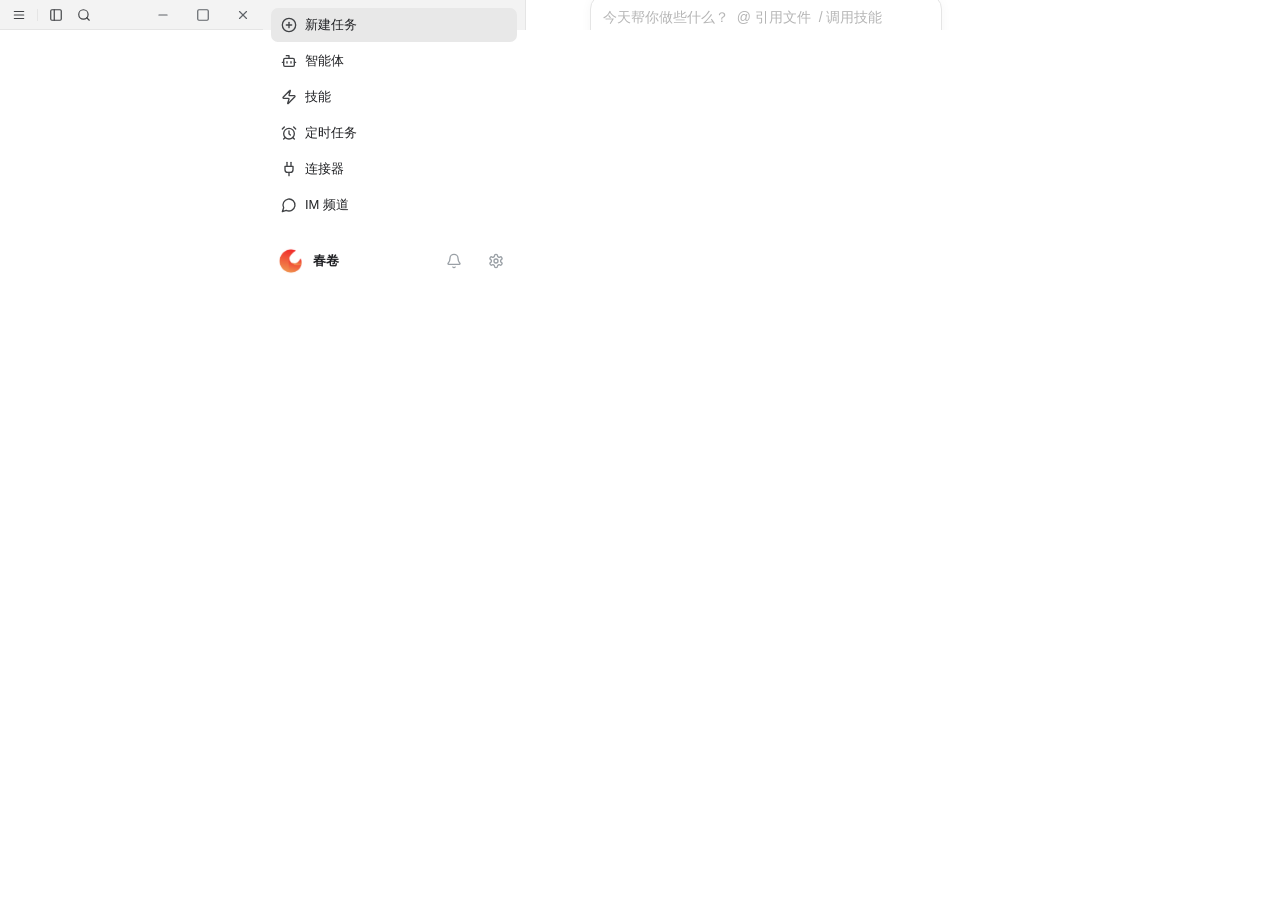
<file: product-design/connector/prototype/index.html>
<!DOCTYPE html>
<html lang="zh-CN">
<head>
  <meta charset="UTF-8" />
  <meta name="viewport" content="width=device-width, initial-scale=1.0" />
  <title>Claworks 桌面端 UI 改版原型</title>
  <script type="module" crossorigin src="./assets/index-ClwWh5kO.js"></script>
  <link rel="stylesheet" crossorigin href="./assets/index-CjejHcQ1.css">
</head>
<body>
  <div id="root"></div>
</body>
</html>
</file>
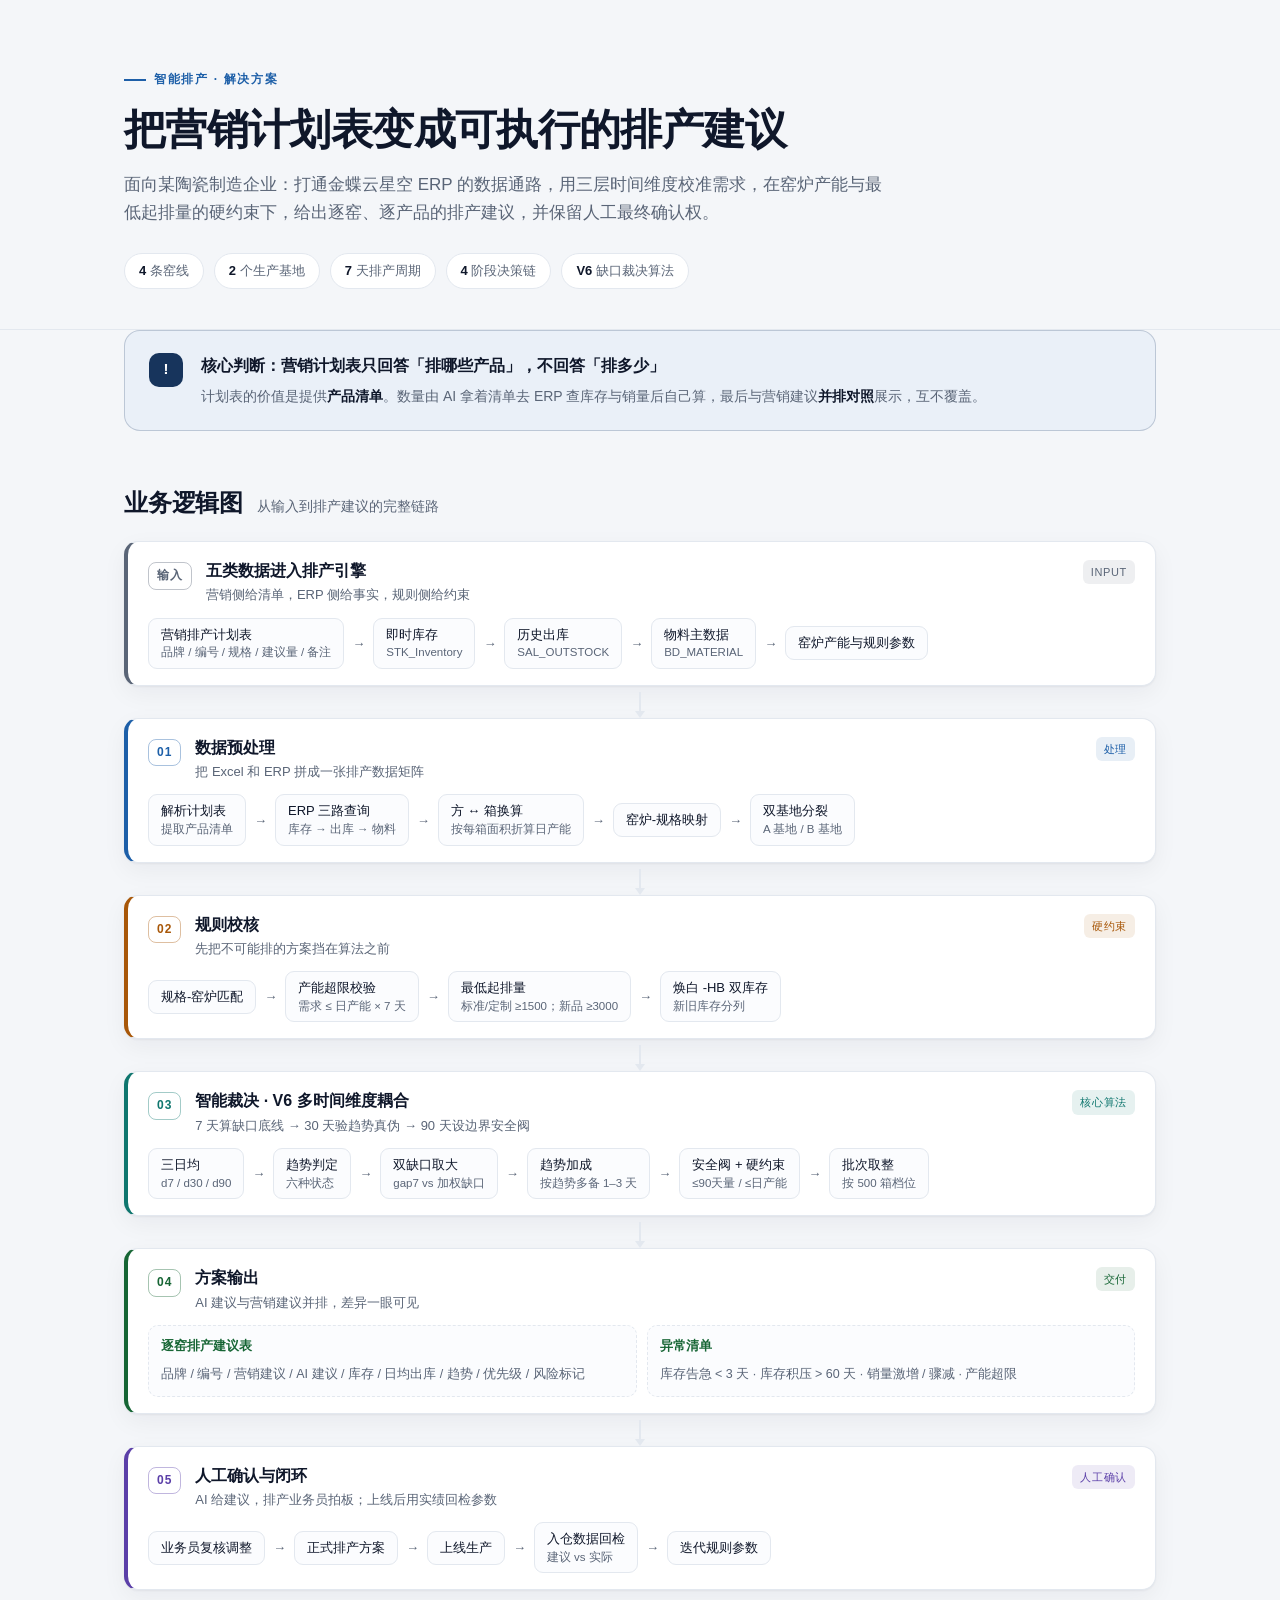
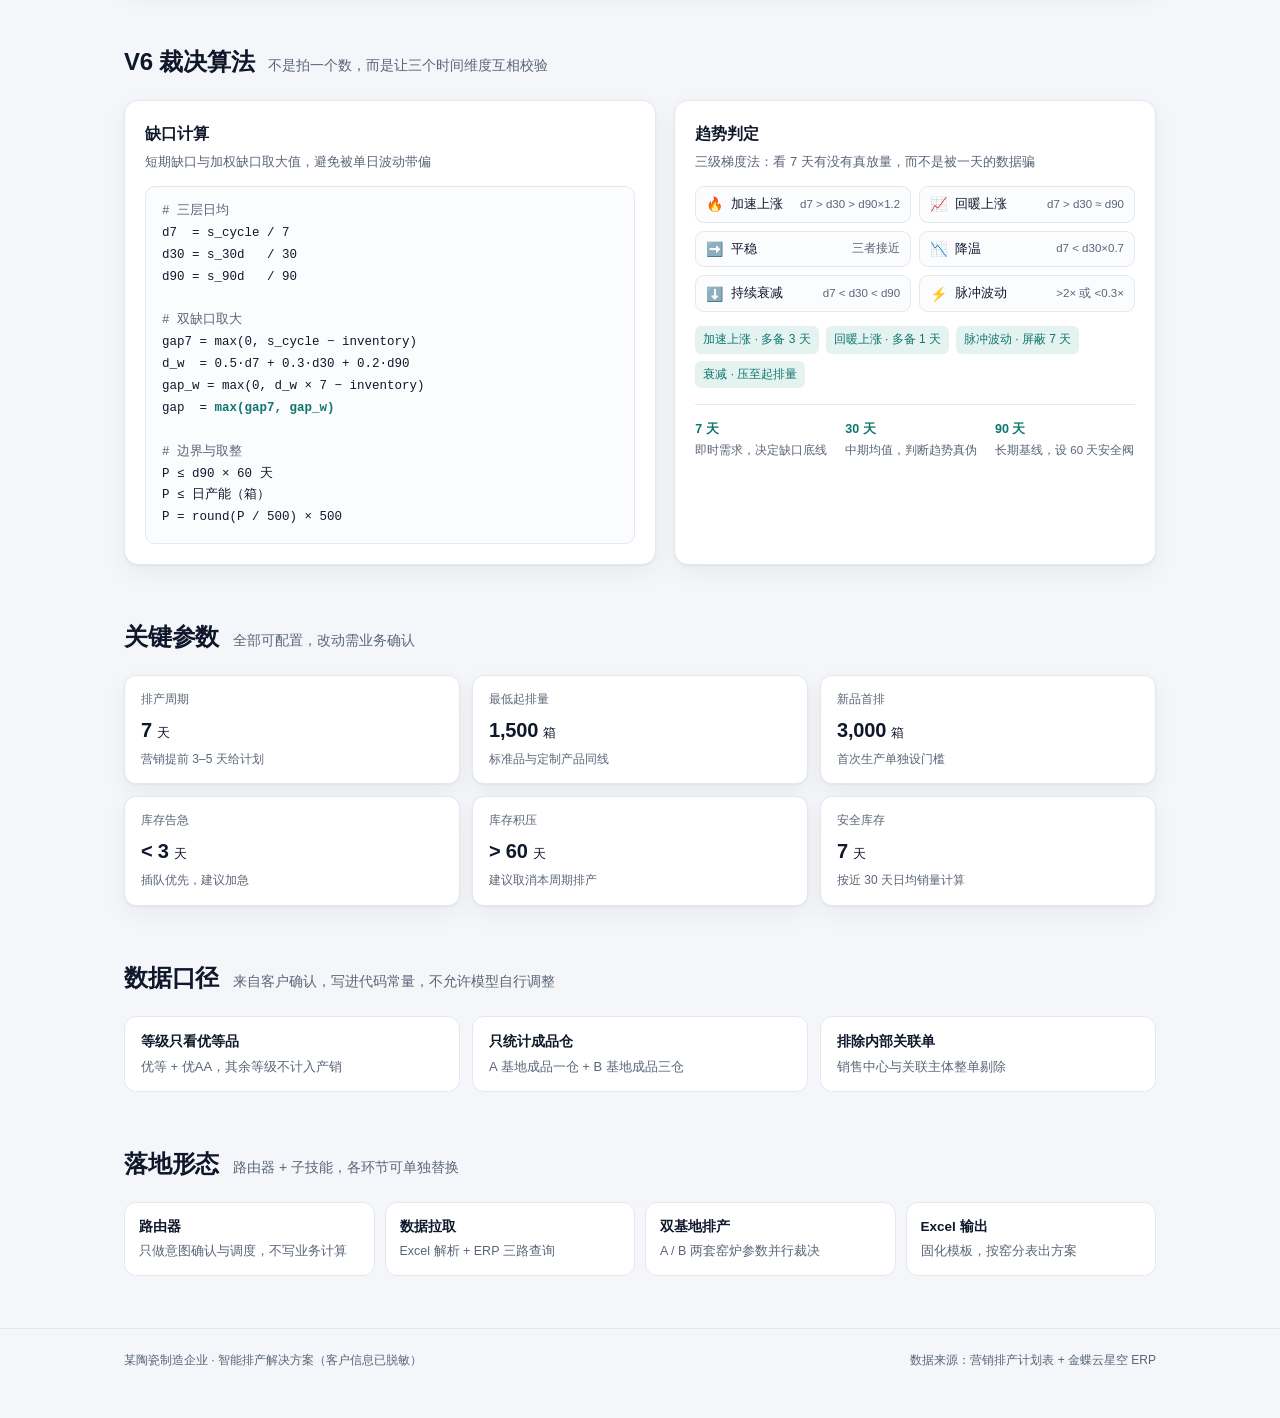
<file: production-scheduling/solution.html>
<!DOCTYPE html>
<html lang="zh-CN">
<head>
<meta charset="UTF-8">
<meta name="viewport" content="width=device-width, initial-scale=1.0">
<title>智能排产解决方案 · 某陶瓷制造企业</title>
<style>
  :root{
    --bg:#f4f6f9;
    --panel:#ffffff;
    --panel-2:#fbfcfe;
    --ink:#0f172a;
    --muted:#5a6577;
    --line:#e3e8ef;
    --navy:#17345c;
    --navy-soft:#eaf0f8;
    --blue:#1d5fa8;
    --blue-soft:#e8f1fb;
    --teal:#0f766e;
    --teal-soft:#e4f3f0;
    --amber:#a85708;
    --amber-soft:#fdf1e2;
    --green:#166534;
    --green-soft:#e7f4ea;
    --violet:#5b3fa8;
    --violet-soft:#efeafb;
    --shadow:0 1px 2px rgba(15,23,42,.05),0 8px 24px rgba(15,23,42,.05);
  }
  @media (prefers-color-scheme: dark){
    :root{
      --bg:#0d1218;
      --panel:#151c25;
      --panel-2:#121922;
      --ink:#e8edf5;
      --muted:#9aa7b8;
      --line:#26313f;
      --navy:#8fb4e0;
      --navy-soft:#1a2738;
      --blue:#7fb3ea;
      --blue-soft:#16273a;
      --teal:#5fd0c1;
      --teal-soft:#122b2a;
      --amber:#f0b46a;
      --amber-soft:#2c2114;
      --green:#7ed696;
      --green-soft:#152a1b;
      --violet:#b6a2f0;
      --violet-soft:#211b35;
      --shadow:0 1px 2px rgba(0,0,0,.35),0 10px 30px rgba(0,0,0,.25);
    }
  }
  *{box-sizing:border-box}
  html{-webkit-text-size-adjust:100%}
  body{
    margin:0;
    background:var(--bg);
    color:var(--ink);
    font-family:-apple-system,BlinkMacSystemFont,"Segoe UI","PingFang SC","Hiragino Sans GB","Microsoft YaHei","Noto Sans SC",sans-serif;
    font-size:15px;
    line-height:1.65;
    -webkit-font-smoothing:antialiased;
  }
  .wrap{max-width:1080px;margin:0 auto;padding:0 24px}
  header.hero{padding:64px 0 40px;border-bottom:1px solid var(--line)}
  .eyebrow{
    display:inline-flex;align-items:center;gap:8px;
    font-size:12px;letter-spacing:.14em;text-transform:uppercase;
    color:var(--blue);font-weight:600;margin:0 0 14px
  }
  .eyebrow::before{content:"";width:22px;height:2px;background:currentColor;display:block}
  h1{
    margin:0 0 16px;
    font-size:clamp(28px,4.2vw,42px);
    line-height:1.22;
    letter-spacing:-.015em;
    font-weight:600;
  }
  .lede{margin:0;max-width:760px;color:var(--muted);font-size:clamp(15px,1.8vw,17px)}
  .meta{display:flex;flex-wrap:wrap;gap:10px;margin-top:26px}
  .meta span{
    border:1px solid var(--line);
    background:var(--panel);
    border-radius:999px;
    padding:6px 14px;
    font-size:13px;
    color:var(--muted);
  }
  .meta b{color:var(--ink);font-weight:600}
  main{padding:44px 0 24px}
  section{margin-bottom:52px}
  .section-head{display:flex;align-items:baseline;gap:14px;margin-bottom:18px;flex-wrap:wrap}
  h2{
    margin:0;
    font-size:clamp(20px,2.4vw,24px);
    letter-spacing:-.01em;
    font-weight:600;
  }
  .section-head p{margin:0;color:var(--muted);font-size:14px}

  /* 核心判断 */
  .insight{
    background:var(--navy-soft);
    border:1px solid color-mix(in srgb,var(--navy) 22%,transparent);
    border-radius:16px;
    padding:22px 24px;
    display:flex;
    gap:18px;
    align-items:flex-start;
  }
  .insight .mark{
    flex:0 0 auto;
    width:34px;height:34px;border-radius:10px;
    background:var(--navy);color:#fff;
    display:grid;place-items:center;font-weight:600;font-size:15px;
  }
  @media (prefers-color-scheme: dark){.insight .mark{color:#0d1218}}
  .insight h3{margin:0 0 6px;font-size:16px;font-weight:600}
  .insight p{margin:0;color:var(--muted);font-size:14px}
  .insight strong{color:var(--ink);font-weight:600}

  /* 业务逻辑图 */
  .flow{display:flex;flex-direction:column;gap:0}
  .stage{
    background:var(--panel);
    border:1px solid var(--line);
    border-left:4px solid var(--accent,var(--blue));
    border-radius:14px;
    padding:18px 20px 16px;
    box-shadow:var(--shadow);
  }
  .stage-head{display:flex;align-items:flex-start;gap:14px;margin-bottom:12px}
  .step{
    flex:0 0 auto;
    font-variant-numeric:tabular-nums;
    font-size:12px;
    font-weight:600;
    letter-spacing:.08em;
    color:var(--accent,var(--blue));
    border:1px solid color-mix(in srgb,var(--accent,var(--blue)) 38%,transparent);
    border-radius:8px;
    padding:3px 8px;
    margin-top:2px;
  }
  .stage-head h3{margin:0;font-size:16px;font-weight:600;line-height:1.4}
  .stage-head .sub{margin:2px 0 0;font-size:13px;color:var(--muted)}
  .kind{
    margin-left:auto;flex:0 0 auto;
    font-size:11px;letter-spacing:.06em;
    color:var(--accent,var(--blue));
    background:color-mix(in srgb,var(--accent,var(--blue)) 10%,transparent);
    border-radius:6px;padding:3px 8px;white-space:nowrap;
  }
  .chain{display:flex;flex-wrap:wrap;align-items:center;gap:8px}
  .chip{
    display:inline-flex;flex-direction:column;align-items:flex-start;justify-content:center;
    gap:1px;
    background:var(--panel-2);
    border:1px solid var(--line);
    border-radius:9px;
    padding:7px 12px;
    font-size:13px;
    color:var(--ink);
    line-height:1.35;
  }
  .chip small{display:block;color:var(--muted);font-size:11.5px;margin-top:1px}
  .chain .arrow{color:var(--muted);font-size:13px;line-height:1;user-select:none}
  .connector{display:flex;justify-content:center;padding:6px 0}
  .connector i{
    display:block;width:2px;height:20px;background:var(--line);position:relative;
  }
  .connector i::after{
    content:"";position:absolute;left:50%;bottom:-6px;transform:translateX(-50%);
    border-left:5px solid transparent;border-right:5px solid transparent;
    border-top:7px solid var(--line);
  }
  .stage.input{--accent:#5a6577}
  .stage.prep{--accent:var(--blue)}
  .stage.check{--accent:var(--amber)}
  .stage.decide{--accent:var(--teal)}
  .stage.output{--accent:var(--green)}
  .stage.human{--accent:var(--violet)}

  .split{display:grid;grid-template-columns:1fr 1fr;gap:10px;width:100%}
  .branch{
    border:1px dashed var(--line);
    border-radius:10px;padding:10px 12px;background:var(--panel-2);
  }
  .branch b{display:block;font-size:12.5px;font-weight:600;margin-bottom:4px;color:var(--accent,var(--blue))}
  .branch span{font-size:12.5px;color:var(--muted)}

  /* V6 */
  .v6{display:grid;grid-template-columns:1.05fr .95fr;gap:18px}
  .card{
    background:var(--panel);border:1px solid var(--line);border-radius:14px;
    padding:20px;box-shadow:var(--shadow);
  }
  .card h3{margin:0 0 4px;font-size:15.5px;font-weight:600}
  .card .hint{margin:0 0 14px;color:var(--muted);font-size:13px}
  pre{
    margin:0;padding:14px 16px;border-radius:10px;
    background:var(--panel-2);border:1px solid var(--line);
    font-family:ui-monospace,SFMono-Regular,Menlo,Consolas,"Courier New",monospace;
    font-size:12.5px;line-height:1.75;overflow-x:auto;color:var(--ink);
  }
  pre .cm{color:var(--muted)}
  pre b{color:var(--teal);font-weight:600}
  .states{display:grid;grid-template-columns:1fr 1fr;gap:8px}
  .state{
    display:flex;align-items:center;gap:8px;
    border:1px solid var(--line);border-radius:9px;padding:7px 10px;
    font-size:12.5px;background:var(--panel-2);
  }
  .state em{font-style:normal;font-size:14px;line-height:1;font-family:"Segoe UI Emoji","Apple Color Emoji","Noto Color Emoji",sans-serif}
  .state span{color:var(--muted);font-size:11.5px;margin-left:auto;text-align:right}
  .decision-chain{display:flex;flex-wrap:wrap;gap:7px;margin-top:14px}
  .decision-chain b{
    font-weight:500;font-size:12px;color:var(--teal);
    background:var(--teal-soft);border-radius:6px;padding:4px 8px;
  }
  .layers{display:grid;grid-template-columns:repeat(3,1fr);gap:10px;margin-top:16px;padding-top:14px;border-top:1px solid var(--line)}
  .layers b{display:block;font-size:12.5px;font-weight:600;color:var(--teal);margin-bottom:2px}
  .layers span{font-size:11.5px;color:var(--muted);line-height:1.55;display:block}

  /* params */
  .params{display:grid;grid-template-columns:repeat(3,1fr);gap:12px}
  .param{
    background:var(--panel);border:1px solid var(--line);border-radius:12px;
    padding:14px 16px;box-shadow:var(--shadow);
  }
  .param .k{font-size:12px;color:var(--muted);margin-bottom:4px}
  .param .v{font-size:20px;font-weight:600;font-variant-numeric:tabular-nums;letter-spacing:-.01em}
  .param .d{font-size:12px;color:var(--muted);margin-top:3px}

  /* 口径 */
  .caliber{display:grid;grid-template-columns:repeat(3,1fr);gap:12px}
  .caliber div{
    background:var(--panel);border:1px solid var(--line);border-radius:12px;
    padding:14px 16px;font-size:13px;color:var(--muted);
  }
  .caliber b{display:block;color:var(--ink);font-weight:600;margin-bottom:3px;font-size:13.5px}

  /* 落地 */
  .deliver{display:grid;grid-template-columns:repeat(4,1fr);gap:10px}
  .deliver div{
    background:var(--panel);border:1px solid var(--line);border-radius:12px;
    padding:13px 14px;font-size:12.5px;color:var(--muted);
  }
  .deliver strong{display:block;color:var(--ink);font-size:13.5px;font-weight:600;margin-bottom:3px}

  footer{border-top:1px solid var(--line);padding:22px 0 48px;color:var(--muted);font-size:12px}
  footer .row{display:flex;justify-content:space-between;gap:16px;flex-wrap:wrap}

  @media (max-width:860px){
    .v6{grid-template-columns:1fr}
    .params{grid-template-columns:repeat(2,1fr)}
    .caliber{grid-template-columns:1fr}
    .deliver{grid-template-columns:repeat(2,1fr)}
  }
  @media (max-width:560px){
    .wrap{padding:0 16px}
    header.hero{padding:40px 0 30px}
    .chain .arrow{display:none}
    .split{grid-template-columns:1fr}
    .params{grid-template-columns:1fr 1fr}
    .states{grid-template-columns:1fr}
    .layers{grid-template-columns:1fr}
    .stage{padding:16px}
  }
  @media print{
    body{background:#fff;font-size:12px}
    .stage,.card,.param{box-shadow:none;break-inside:avoid}
    section{break-inside:avoid}
    header.hero{padding:0 0 18px}
  }
</style>
</head>
<body>

<header class="hero">
  <div class="wrap">
    <p class="eyebrow">智能排产 · 解决方案</p>
    <h1>把营销计划表变成可执行的排产建议</h1>
    <p class="lede">面向某陶瓷制造企业：打通金蝶云星空 ERP 的数据通路，用三层时间维度校准需求，在窑炉产能与最低起排量的硬约束下，给出逐窑、逐产品的排产建议，并保留人工最终确认权。</p>
    <div class="meta">
      <span><b>4</b> 条窑线</span>
      <span><b>2</b> 个生产基地</span>
      <span><b>7</b> 天排产周期</span>
      <span><b>4</b> 阶段决策链</span>
      <span><b>V6</b> 缺口裁决算法</span>
    </div>
  </div>
</header>

<main class="wrap">

  <section>
    <div class="insight">
      <div class="mark">!</div>
      <div>
        <h3>核心判断：营销计划表只回答「排哪些产品」，不回答「排多少」</h3>
        <p>计划表的价值是提供<strong>产品清单</strong>。数量由 AI 拿着清单去 ERP 查库存与销量后自己算，最后与营销建议<strong>并排对照</strong>展示，互不覆盖。</p>
      </div>
    </div>
  </section>

  <section>
    <div class="section-head">
      <h2>业务逻辑图</h2>
      <p>从输入到排产建议的完整链路</p>
    </div>

    <div class="flow">

      <div class="stage input">
        <div class="stage-head">
          <span class="step">输入</span>
          <div>
            <h3>五类数据进入排产引擎</h3>
            <p class="sub">营销侧给清单，ERP 侧给事实，规则侧给约束</p>
          </div>
          <span class="kind">INPUT</span>
        </div>
        <div class="chain">
          <span class="chip">营销排产计划表<small>品牌 / 编号 / 规格 / 建议量 / 备注</small></span>
          <i class="arrow">→</i>
          <span class="chip">即时库存<small>STK_Inventory</small></span>
          <i class="arrow">→</i>
          <span class="chip">历史出库<small>SAL_OUTSTOCK</small></span>
          <i class="arrow">→</i>
          <span class="chip">物料主数据<small>BD_MATERIAL</small></span>
          <i class="arrow">→</i>
          <span class="chip">窑炉产能与规则参数</span>
        </div>
      </div>

      <div class="connector"><i></i></div>

      <div class="stage prep">
        <div class="stage-head">
          <span class="step">01</span>
          <div>
            <h3>数据预处理</h3>
            <p class="sub">把 Excel 和 ERP 拼成一张排产数据矩阵</p>
          </div>
          <span class="kind">处理</span>
        </div>
        <div class="chain">
          <span class="chip">解析计划表<small>提取产品清单</small></span>
          <i class="arrow">→</i>
          <span class="chip">ERP 三路查询<small>库存 → 出库 → 物料</small></span>
          <i class="arrow">→</i>
          <span class="chip">方 ↔ 箱换算<small>按每箱面积折算日产能</small></span>
          <i class="arrow">→</i>
          <span class="chip">窑炉-规格映射</span>
          <i class="arrow">→</i>
          <span class="chip">双基地分裂<small>A 基地 / B 基地</small></span>
        </div>
      </div>

      <div class="connector"><i></i></div>

      <div class="stage check">
        <div class="stage-head">
          <span class="step">02</span>
          <div>
            <h3>规则校核</h3>
            <p class="sub">先把不可能排的方案挡在算法之前</p>
          </div>
          <span class="kind">硬约束</span>
        </div>
        <div class="chain">
          <span class="chip">规格-窑炉匹配</span>
          <i class="arrow">→</i>
          <span class="chip">产能超限校验<small>需求 ≤ 日产能 × 7 天</small></span>
          <i class="arrow">→</i>
          <span class="chip">最低起排量<small>标准/定制 ≥1500；新品 ≥3000</small></span>
          <i class="arrow">→</i>
          <span class="chip">焕白 -HB 双库存<small>新旧库存分列</small></span>
        </div>
      </div>

      <div class="connector"><i></i></div>

      <div class="stage decide">
        <div class="stage-head">
          <span class="step">03</span>
          <div>
            <h3>智能裁决 · V6 多时间维度耦合</h3>
            <p class="sub">7 天算缺口底线 → 30 天验趋势真伪 → 90 天设边界安全阀</p>
          </div>
          <span class="kind">核心算法</span>
        </div>
        <div class="chain">
          <span class="chip">三日均<small>d7 / d30 / d90</small></span>
          <i class="arrow">→</i>
          <span class="chip">趋势判定<small>六种状态</small></span>
          <i class="arrow">→</i>
          <span class="chip">双缺口取大<small>gap7 vs 加权缺口</small></span>
          <i class="arrow">→</i>
          <span class="chip">趋势加成<small>按趋势多备 1–3 天</small></span>
          <i class="arrow">→</i>
          <span class="chip">安全阀 + 硬约束<small>≤90天量 / ≤日产能</small></span>
          <i class="arrow">→</i>
          <span class="chip">批次取整<small>按 500 箱档位</small></span>
        </div>
      </div>

      <div class="connector"><i></i></div>

      <div class="stage output">
        <div class="stage-head">
          <span class="step">04</span>
          <div>
            <h3>方案输出</h3>
            <p class="sub">AI 建议与营销建议并排，差异一眼可见</p>
          </div>
          <span class="kind">交付</span>
        </div>
        <div class="split">
          <div class="branch">
            <b>逐窑排产建议表</b>
            <span>品牌 / 编号 / 营销建议 / AI 建议 / 库存 / 日均出库 / 趋势 / 优先级 / 风险标记</span>
          </div>
          <div class="branch">
            <b>异常清单</b>
            <span>库存告急 < 3 天 · 库存积压 > 60 天 · 销量激增 / 骤减 · 产能超限</span>
          </div>
        </div>
      </div>

      <div class="connector"><i></i></div>

      <div class="stage human">
        <div class="stage-head">
          <span class="step">05</span>
          <div>
            <h3>人工确认与闭环</h3>
            <p class="sub">AI 给建议，排产业务员拍板；上线后用实绩回检参数</p>
          </div>
          <span class="kind">人工确认</span>
        </div>
        <div class="chain">
          <span class="chip">业务员复核调整</span>
          <i class="arrow">→</i>
          <span class="chip">正式排产方案</span>
          <i class="arrow">→</i>
          <span class="chip">上线生产</span>
          <i class="arrow">→</i>
          <span class="chip">入仓数据回检<small>建议 vs 实际</small></span>
          <i class="arrow">→</i>
          <span class="chip">迭代规则参数</span>
        </div>
      </div>

    </div>
  </section>

  <section>
    <div class="section-head">
      <h2>V6 裁决算法</h2>
      <p>不是拍一个数，而是让三个时间维度互相校验</p>
    </div>

    <div class="v6">
      <div class="card">
        <h3>缺口计算</h3>
        <p class="hint">短期缺口与加权缺口取大值，避免被单日波动带偏</p>
<pre><span class="cm"># 三层日均</span>
d7  = s_cycle / 7
d30 = s_30d   / 30
d90 = s_90d   / 90

<span class="cm"># 双缺口取大</span>
gap7 = max(0, s_cycle − inventory)
d_w  = 0.5·d7 + 0.3·d30 + 0.2·d90
gap_w = max(0, d_w × 7 − inventory)
gap  = <b>max(gap7, gap_w)</b>

<span class="cm"># 边界与取整</span>
P ≤ d90 × 60 天
P ≤ 日产能（箱）
P = round(P / 500) × 500</pre>
      </div>

      <div class="card">
        <h3>趋势判定</h3>
        <p class="hint">三级梯度法：看 7 天有没有真放量，而不是被一天的数据骗</p>
        <div class="states">
          <div class="state"><em>🔥</em>加速上涨<span>d7 &gt; d30 &gt; d90×1.2</span></div>
          <div class="state"><em>📈</em>回暖上涨<span>d7 &gt; d30 ≈ d90</span></div>
          <div class="state"><em>➡️</em>平稳<span>三者接近</span></div>
          <div class="state"><em>📉</em>降温<span>d7 &lt; d30×0.7</span></div>
          <div class="state"><em>⬇️</em>持续衰减<span>d7 &lt; d30 &lt; d90</span></div>
          <div class="state"><em>⚡</em>脉冲波动<span>&gt;2× 或 &lt;0.3×</span></div>
        </div>
        <div class="decision-chain">
          <b>加速上涨 · 多备 3 天</b>
          <b>回暖上涨 · 多备 1 天</b>
          <b>脉冲波动 · 屏蔽 7 天</b>
          <b>衰减 · 压至起排量</b>
        </div>
        <div class="layers">
          <div><b>7 天</b><span>即时需求，决定缺口底线</span></div>
          <div><b>30 天</b><span>中期均值，判断趋势真伪</span></div>
          <div><b>90 天</b><span>长期基线，设 60 天安全阀</span></div>
        </div>
      </div>
    </div>
  </section>

  <section>
    <div class="section-head">
      <h2>关键参数</h2>
      <p>全部可配置，改动需业务确认</p>
    </div>
    <div class="params">
      <div class="param"><div class="k">排产周期</div><div class="v">7 <span style="font-size:13px;font-weight:500">天</span></div><div class="d">营销提前 3–5 天给计划</div></div>
      <div class="param"><div class="k">最低起排量</div><div class="v">1,500 <span style="font-size:13px;font-weight:500">箱</span></div><div class="d">标准品与定制产品同线</div></div>
      <div class="param"><div class="k">新品首排</div><div class="v">3,000 <span style="font-size:13px;font-weight:500">箱</span></div><div class="d">首次生产单独设门槛</div></div>
      <div class="param"><div class="k">库存告急</div><div class="v">&lt; 3 <span style="font-size:13px;font-weight:500">天</span></div><div class="d">插队优先，建议加急</div></div>
      <div class="param"><div class="k">库存积压</div><div class="v">&gt; 60 <span style="font-size:13px;font-weight:500">天</span></div><div class="d">建议取消本周期排产</div></div>
      <div class="param"><div class="k">安全库存</div><div class="v">7 <span style="font-size:13px;font-weight:500">天</span></div><div class="d">按近 30 天日均销量计算</div></div>
    </div>
  </section>

  <section>
    <div class="section-head">
      <h2>数据口径</h2>
      <p>来自客户确认，写进代码常量，不允许模型自行调整</p>
    </div>
    <div class="caliber">
      <div><b>等级只看优等品</b>优等 + 优AA，其余等级不计入产销</div>
      <div><b>只统计成品仓</b>A 基地成品一仓 + B 基地成品三仓</div>
      <div><b>排除内部关联单</b>销售中心与关联主体整单剔除</div>
    </div>
  </section>

  <section>
    <div class="section-head">
      <h2>落地形态</h2>
      <p>路由器 + 子技能，各环节可单独替换</p>
    </div>
    <div class="deliver">
      <div><strong>路由器</strong>只做意图确认与调度，不写业务计算</div>
      <div><strong>数据拉取</strong>Excel 解析 + ERP 三路查询</div>
      <div><strong>双基地排产</strong>A / B 两套窑炉参数并行裁决</div>
      <div><strong>Excel 输出</strong>固化模板，按窑分表出方案</div>
    </div>
  </section>

</main>

<footer>
  <div class="wrap row">
    <span>某陶瓷制造企业 · 智能排产解决方案（客户信息已脱敏）</span>
    <span>数据来源：营销排产计划表 + 金蝶云星空 ERP</span>
  </div>
</footer>

</body>
</html>
</file>
